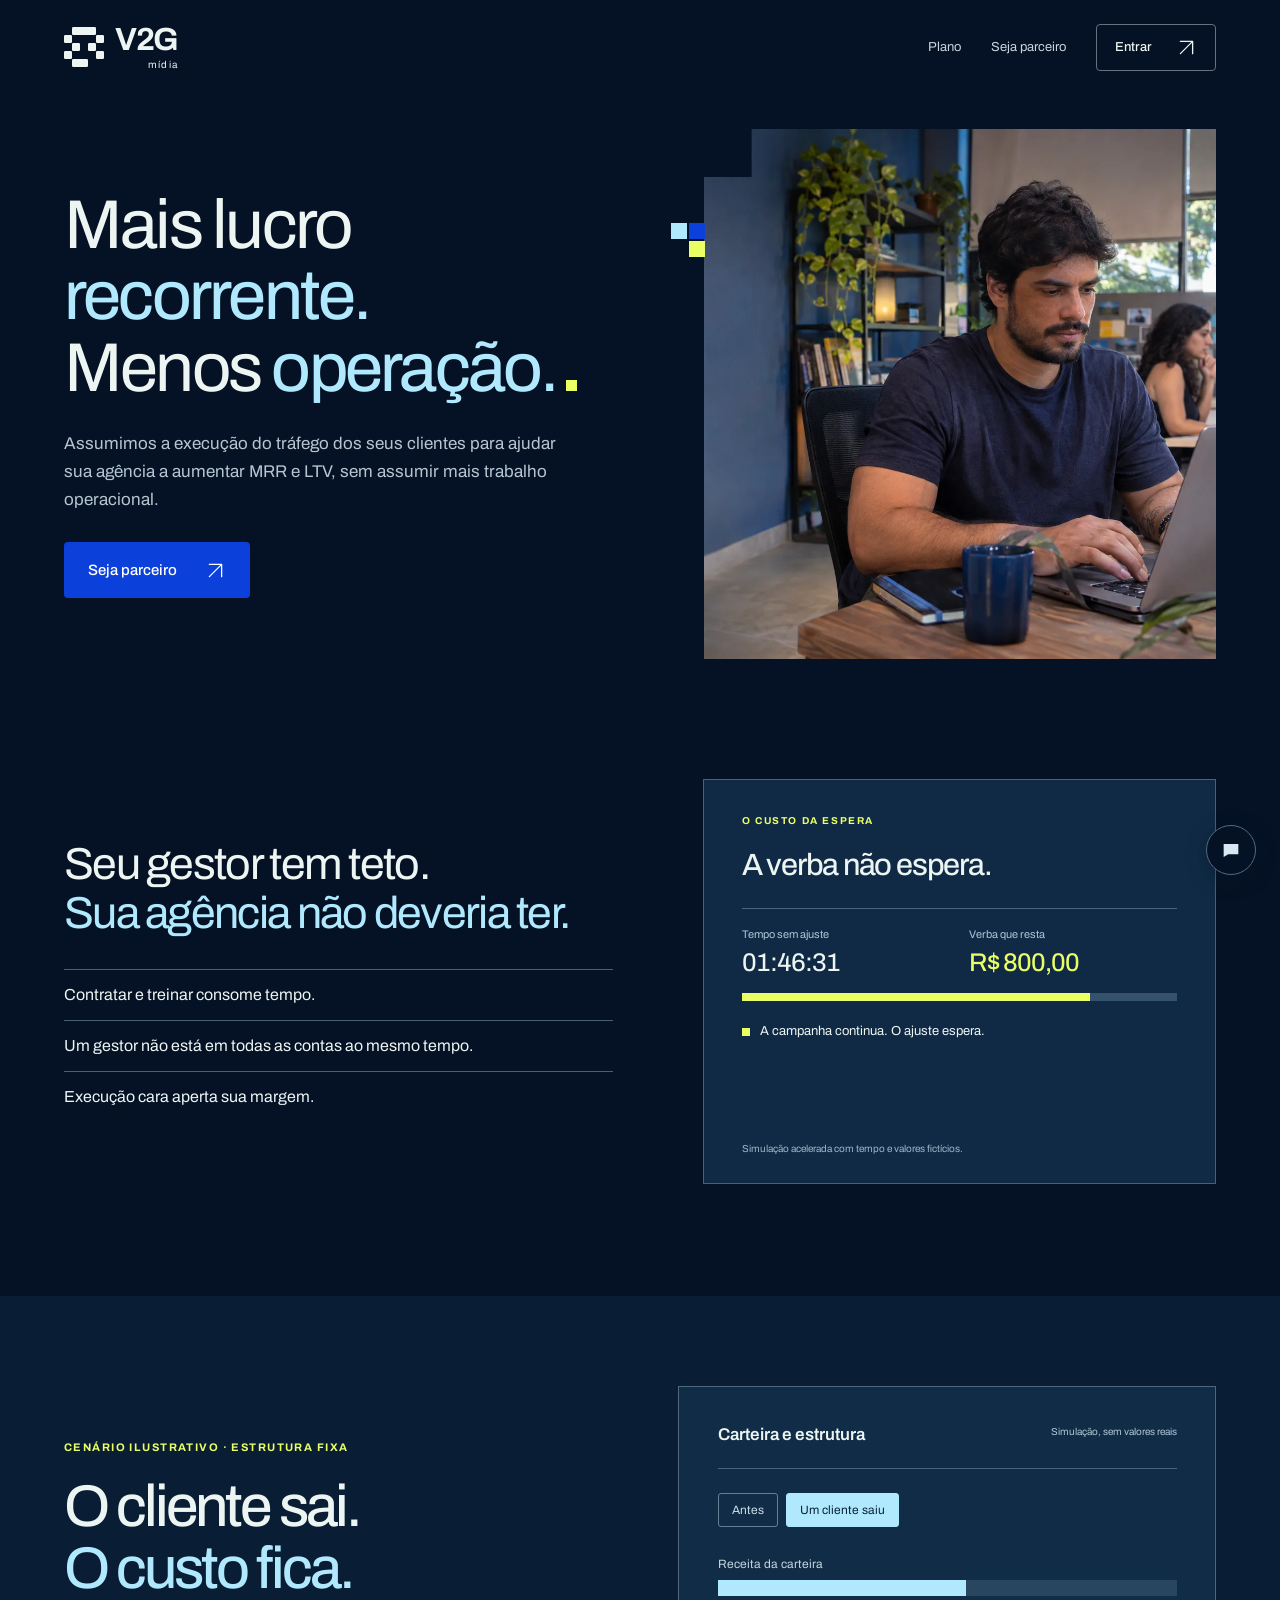
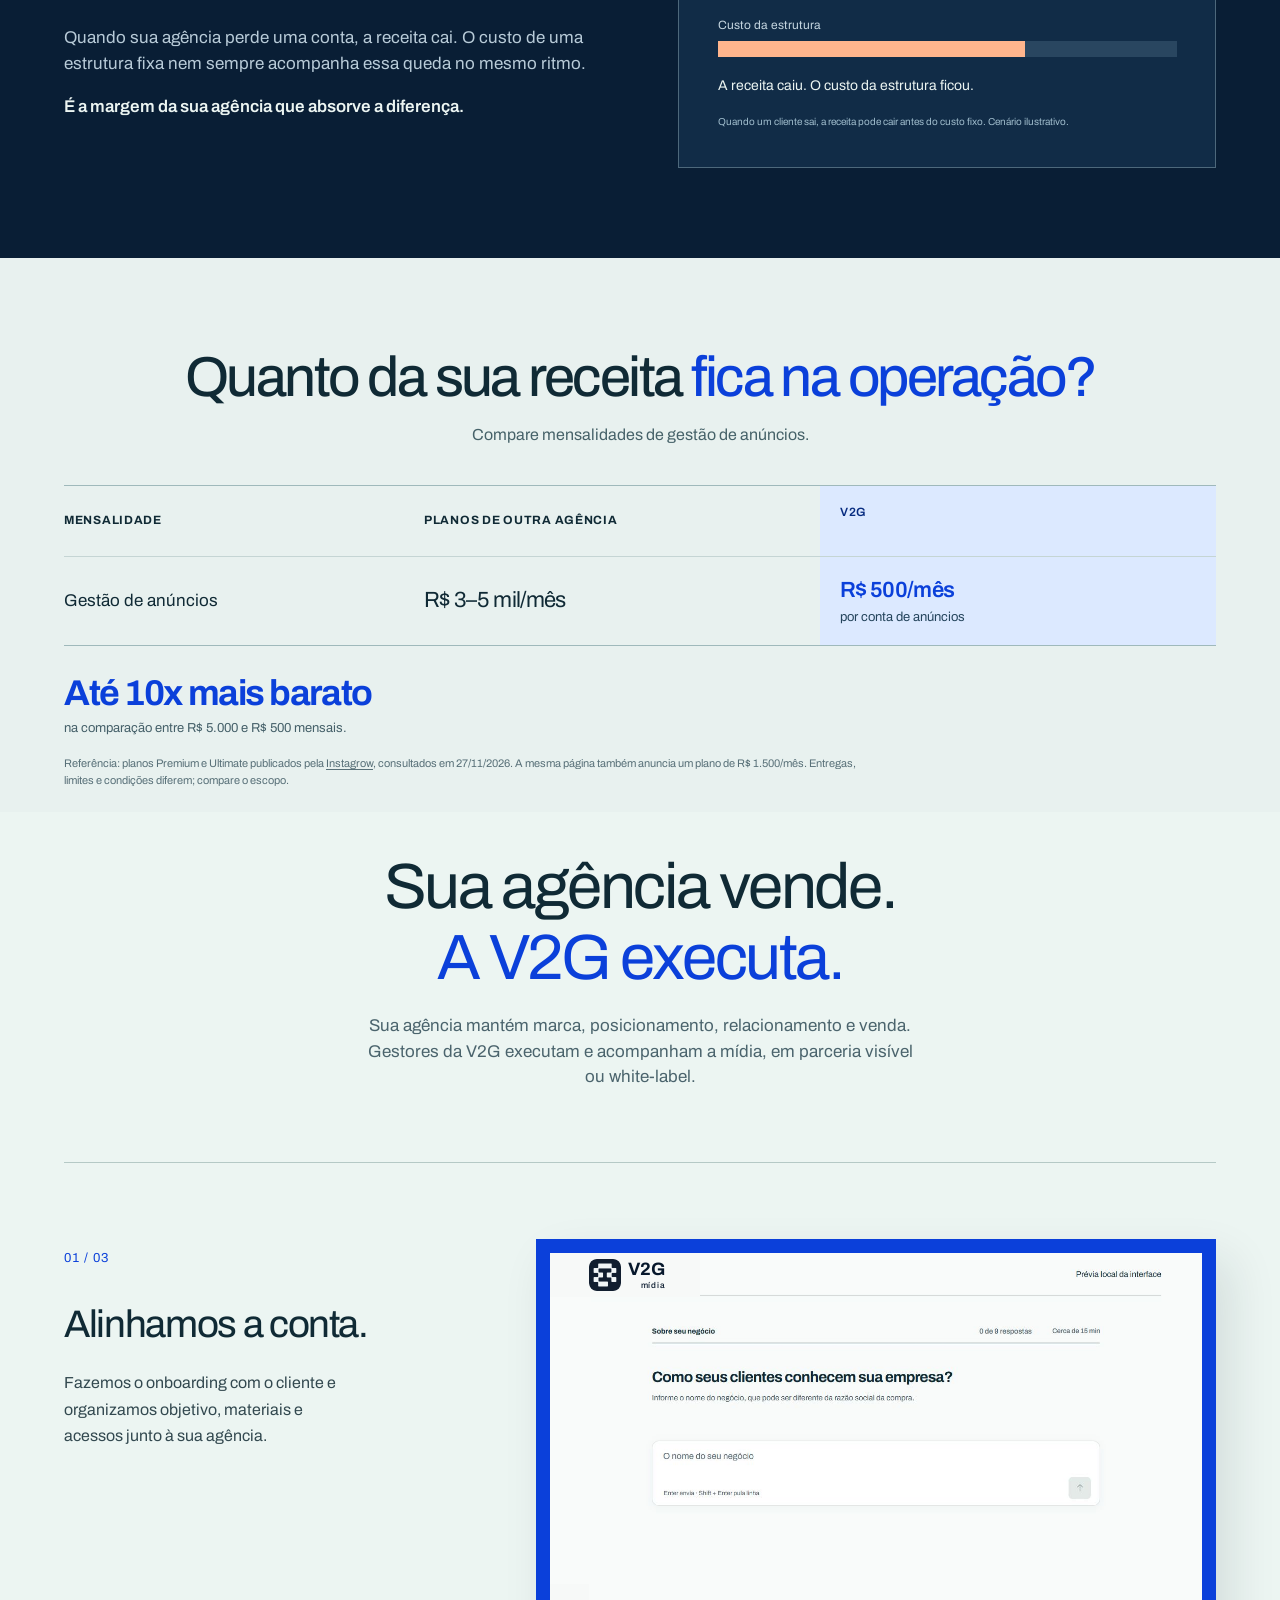
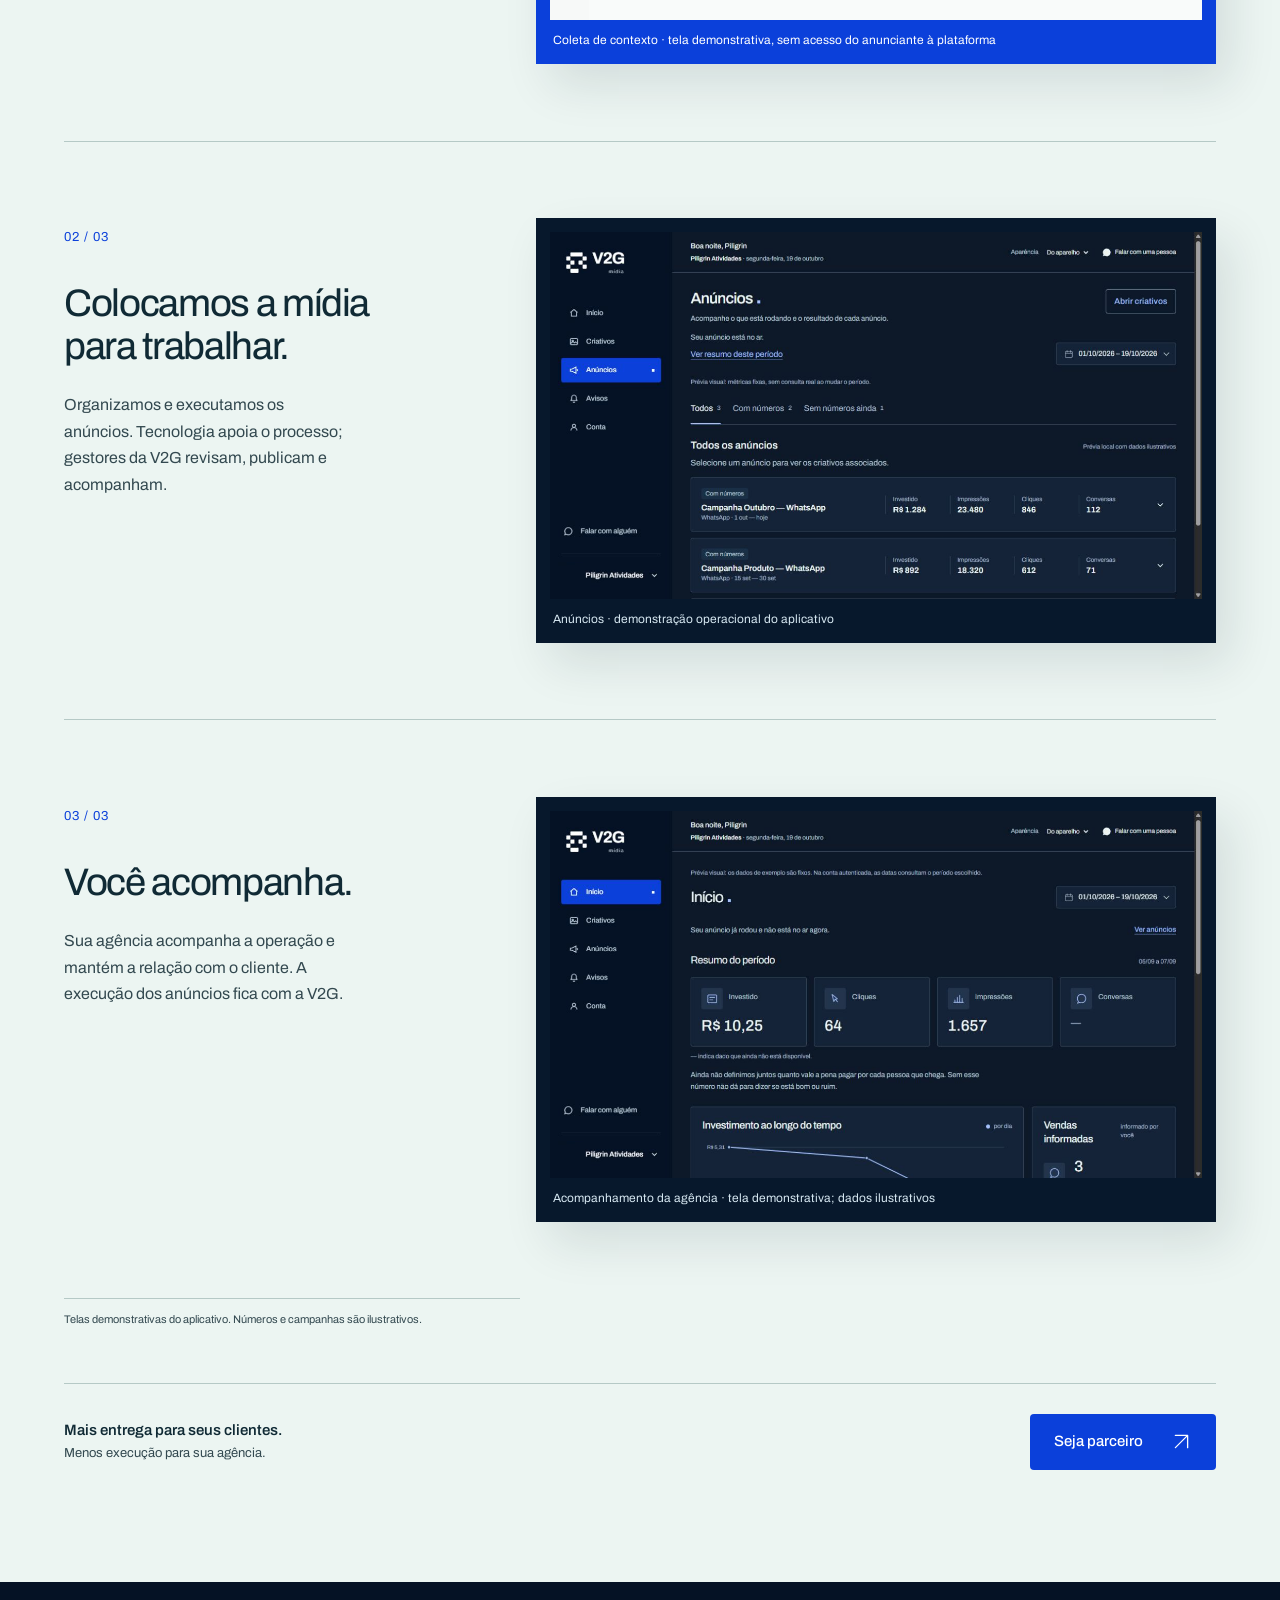
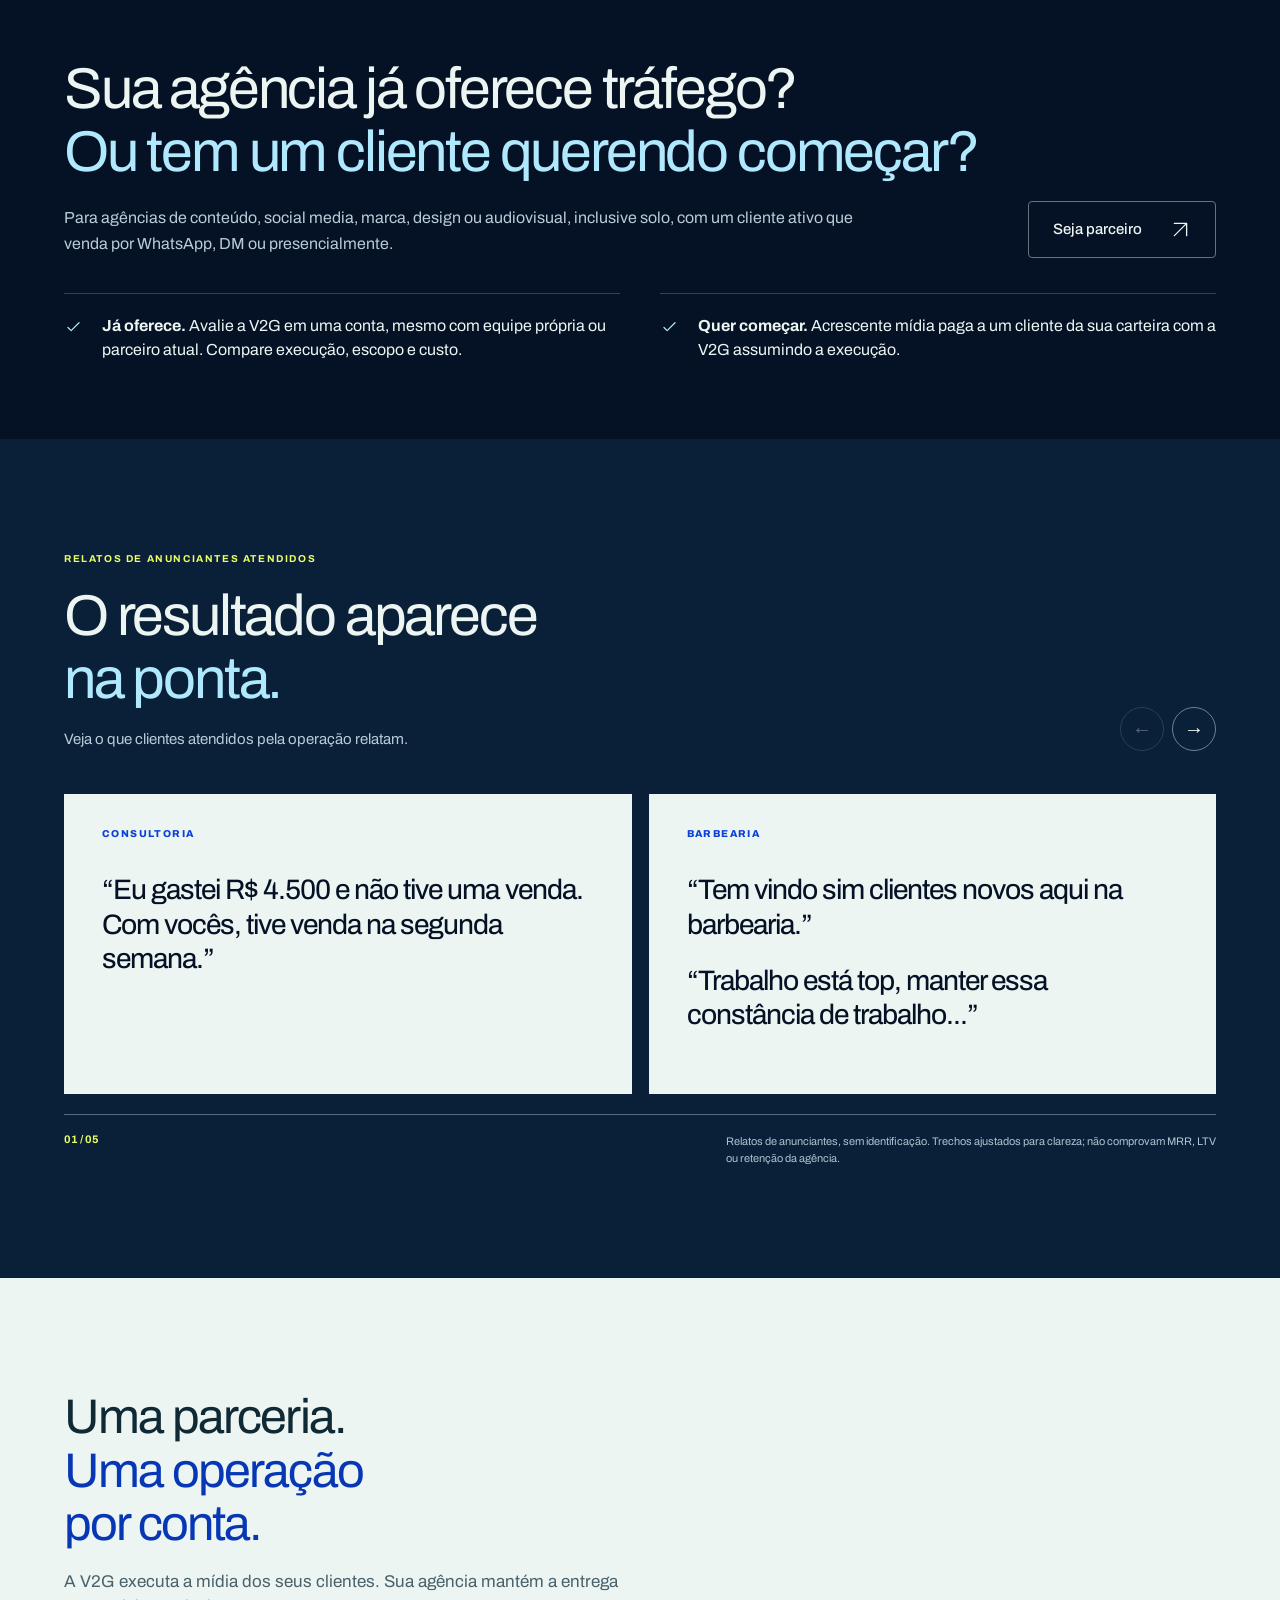
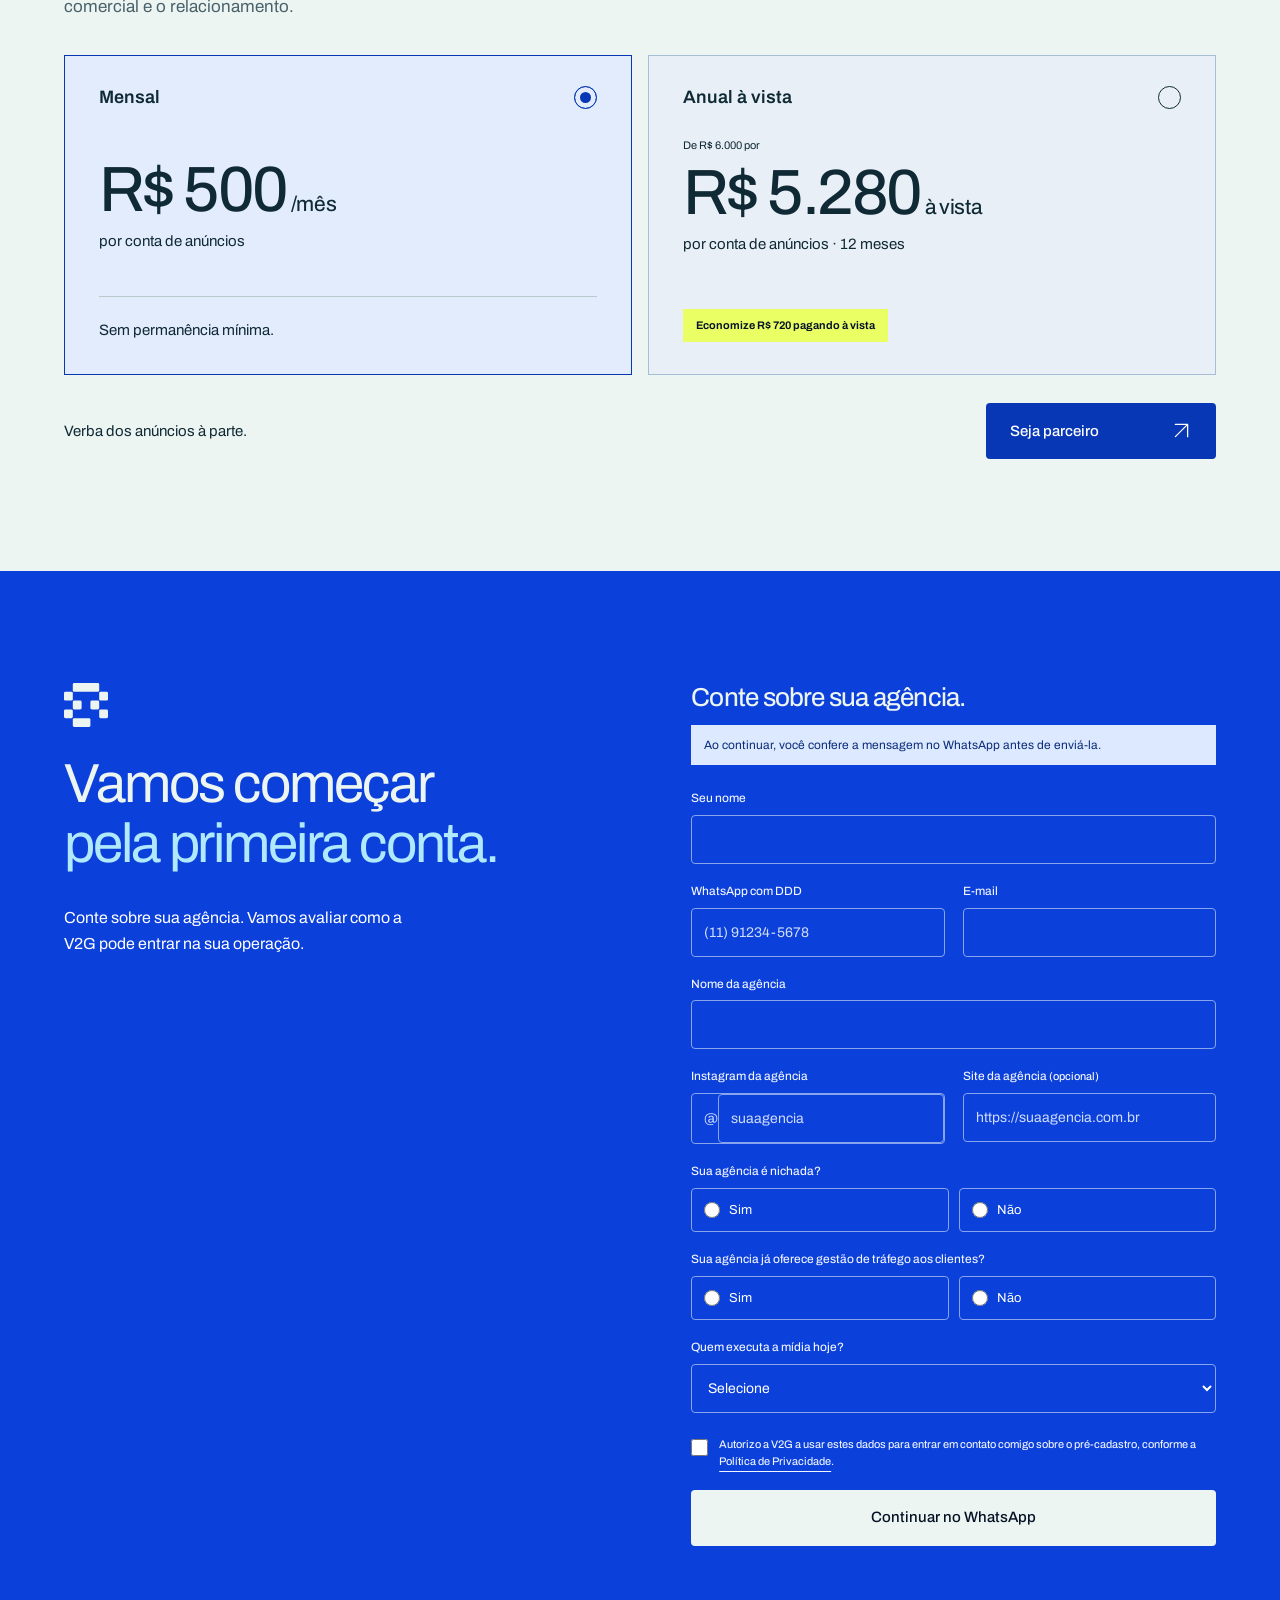
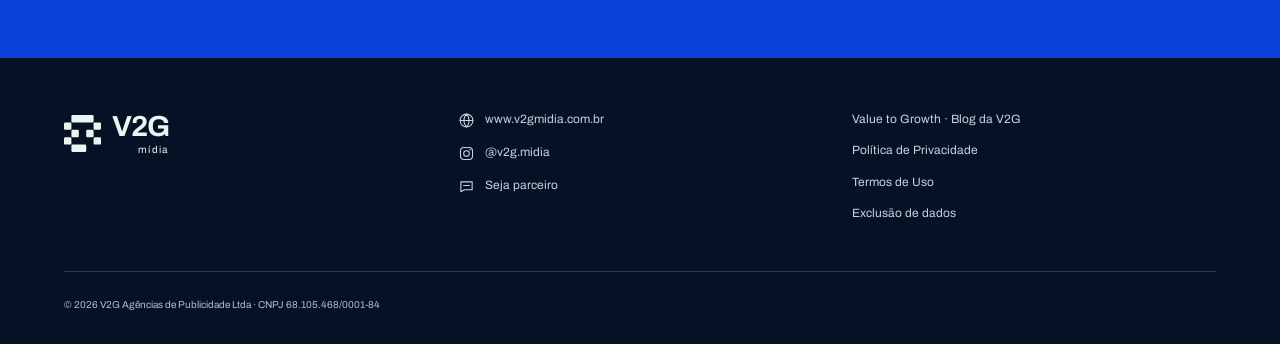
<file: index.html>
<!doctype html>
<html lang="pt-BR">
<head>
<meta charset="utf-8">
<meta name="viewport" content="width=device-width, initial-scale=1">
<title>V2G mídia — parceria de mídia paga para agências</title>
<meta name="description" content="Sua agência mantém o cliente. A V2G executa a mídia paga com gestores humanos, para ajudar sua operação a crescer com margem.">
<meta name="theme-color" content="#051225">
<link rel="canonical" href="https://www.v2gmidia.com.br/">
<script type="application/ld+json">
{"@context":"https://schema.org","@type":"Organization","name":"V2G mídia","legalName":"V2G Agências de Publicidade Ltda","url":"https://www.v2gmidia.com.br/","logo":"https://www.v2gmidia.com.br/assets/marca/icone-1080.png","sameAs":["https://www.instagram.com/v2g.midia/"]}
</script>

<meta property="og:type" content="website">
<meta property="og:locale" content="pt_BR">
<meta property="og:site_name" content="V2G">
<meta property="og:url" content="https://www.v2gmidia.com.br/">
<meta property="og:title" content="V2G mídia — parceria de mídia paga para agências">
<meta property="og:description" content="Mais lucro recorrente. Menos operação. A V2G executa os anúncios dos clientes da sua agência com gestores humanos.">
<meta property="og:image" content="https://www.v2gmidia.com.br/assets/agencia-parceria-hero.webp">
<meta property="og:image:width" content="1536">
<meta property="og:image:height" content="1024">
<meta property="og:image:alt" content="Profissional de uma agência trabalhando no computador.">
<meta name="twitter:card" content="summary_large_image">
<meta name="twitter:title" content="V2G mídia — parceria de mídia paga para agências">
<meta name="twitter:description" content="Mais lucro recorrente. Menos operação. A V2G executa os anúncios dos clientes da sua agência com gestores humanos.">
<meta name="twitter:image" content="https://www.v2gmidia.com.br/assets/agencia-parceria-hero.webp">

<link rel="icon" href="/assets/preview-produto/icone-webapp.png" type="image/png" sizes="512x512">
<link rel="apple-touch-icon" href="/assets/preview-produto/icone-webapp.png">
<link rel="preload" href="/assets/fontes/archivo-var-latin.woff2" as="font" type="font/woff2" crossorigin>
<link rel="stylesheet" href="/assets/lp.v5.css">
<link rel="stylesheet" href="/assets/lp-refino.v5.css">
<link rel="stylesheet" href="/assets/jornada.v6.css">
<link rel="stylesheet" href="/assets/contraste.v1.css">
<link rel="stylesheet" href="/assets/preview-copy.css?v=20261028">
<link rel="stylesheet" href="/assets/preview-produto.css?v=20261028">
<link rel="stylesheet" href="/assets/comparacao-planos.v1.css?v=3">
<link rel="stylesheet" href="/assets/lp-agencias.v1.css?v=20261127">
</head>
<body id="inicio">
<a class="pular" href="#conteudo">Pular para o conteúdo</a>
<header class="site-header"><div class="wrap header-inner"><a href="#inicio" class="brand"><svg viewBox="0 0 50 50" aria-hidden="true"><use href="/assets/marca/simbolo.svg#v2g"/></svg><span>V2G<small>mídia</small></span></a><nav aria-label="Navegação principal"><a href="#plano" class="nav-text nav-conversao">Plano</a><a href="#pre-cadastro" class="nav-text nav-conversao">Seja parceiro</a><a class="button button-small button-outline" href="https://app.v2gmidia.com.br/entrar" data-app-link="login">Entrar <svg class="arrow" viewBox="0 0 24 24" aria-hidden="true"><path d="M5 19 19 5M5 5h14v14"/></svg></a></nav></div><div class="reading-progress" aria-hidden="true"></div></header>
<main id="conteudo">
<section class="hero wrap" aria-labelledby="hero-titulo">
  <div class="hero-copy"><h1 id="hero-titulo" data-reveal><span class="reveal-line">Mais lucro</span> <span class="reveal-line"><em>recorrente.</em></span> <span class="reveal-line">Menos <em>operação.</em><span class="square" aria-hidden="true"></span></span></h1><p>Assumimos a execução do tráfego dos seus clientes para ajudar sua agência a aumentar MRR e LTV, sem assumir mais trabalho operacional.</p><div class="hero-actions"><a class="button button-blue" href="#pre-cadastro">Seja parceiro <svg class="arrow" viewBox="0 0 24 24" aria-hidden="true"><path d="M5 19 19 5M5 5h14v14"/></svg></a></div></div>
  <div class="hero-art"><div class="photo-frame"><img src="/assets/agencia-parceria-hero.webp" width="1536" height="1024" fetchpriority="high" alt="Profissional de agência trabalhando no computador, com colega ao fundo."></div><div class="pixel-accent" aria-hidden="true"><i></i><i></i><i></i><i></i></div></div>
</section>
<section class="section problem" id="problema" aria-labelledby="problema-titulo">
  <div class="wrap split">
    <div class="section-copy">
      <h2 id="problema-titulo" data-reveal><span class="reveal-line">Seu gestor tem teto.</span> <span class="reveal-line"><em>Sua agência não deveria ter.</em></span></h2>
      <div class="agency-pains"><p>Contratar e treinar consome tempo.</p><p>Um gestor não está em todas as contas ao mesmo tempo.</p><p>Execução cara aperta sua margem.</p></div>
    </div>
    <figure class="pain-clock" data-pain-clock aria-labelledby="pain-clock-caption">
      <span class="pain-clock-kicker">O CUSTO DA ESPERA</span>
      <strong>A verba não espera.</strong>
      <div class="pain-clock-numbers" aria-hidden="true"><div><span>Tempo sem ajuste</span><strong data-pain-time>00:00:00</strong></div><div><span>Verba que resta</span><strong data-pain-budget>R$ 1.000,00</strong></div></div>
      <div class="pain-budget-rail" aria-hidden="true"><i></i></div>
      <p class="pain-clock-status"><span aria-hidden="true"></span><span data-pain-status>A campanha continua. O ajuste espera.</span></p>
      <figcaption id="pain-clock-caption">Simulação acelerada com tempo e valores fictícios.</figcaption>
    </figure>
  </div>
</section>

<section class="agency-churn" aria-labelledby="churn-titulo">
  <div class="wrap agency-churn-grid">
    <div><p class="churn-kicker">CENÁRIO ILUSTRATIVO · ESTRUTURA FIXA</p><h2 id="churn-titulo" data-reveal><span class="reveal-line">O cliente sai.</span><span class="reveal-line"><em>O custo fica.</em></span></h2><p>Quando sua agência perde uma conta, a receita cai. O custo de uma estrutura fixa nem sempre acompanha essa queda no mesmo ritmo.</p><strong>É a margem da sua agência que absorve a diferença.</strong></div>
    <figure class="churn-chart" data-churn-chart data-state="before" aria-label="Simulação interativa: a receita cai quando um cliente sai, enquanto o custo fixo permanece"><div class="churn-chart-head"><span>Carteira e estrutura</span><small>Simulação, sem valores reais</small></div><div class="churn-controls" role="group" aria-label="Situação da carteira"><button type="button" data-churn-state="before" aria-pressed="true">Antes</button><button type="button" data-churn-state="after" aria-pressed="false">Um cliente saiu</button></div><div class="churn-bars"><div class="churn-bar-row"><span>Receita da carteira</span><span class="churn-bar-track"><i class="churn-revenue"></i></span></div><div class="churn-bar-row"><span>Custo da estrutura</span><span class="churn-bar-track"><i class="churn-cost"></i></span></div></div><p class="churn-readout" data-churn-readout aria-live="polite">A receita cobre o custo da estrutura.</p><figcaption>Quando um cliente sai, a receita pode cair antes do custo fixo. Cenário ilustrativo.</figcaption></figure>
  </div>
</section>

<section class="cost-comparison" aria-labelledby="comparacao-titulo">
  <div class="wrap cost-comparison-inner">
    <div class="cost-comparison-intro">
      <h2 id="comparacao-titulo" data-reveal><span class="reveal-line">Quanto da sua receita</span> <span class="reveal-line"><em>fica na operação?</em></span></h2>
      <p>Compare mensalidades de gestão de anúncios.</p>
    </div>
    <div class="cost-comparison-table" role="table" aria-label="Comparação de modelos de execução de mídia">
      <div class="cost-comparison-row cost-comparison-heading" role="row"><span role="columnheader">Mensalidade</span><span role="columnheader">Planos de outra agência</span><span role="columnheader">V2G</span></div>
      <div class="cost-comparison-row" role="row"><span role="cell">Gestão de anúncios</span><span role="cell">R$ 3–5 mil/mês</span><span role="cell"><strong>R$ 500/mês</strong><small>por conta de anúncios</small></span></div>
    </div>
    <p class="cost-comparison-highlight">Até 10x mais barato <span>na comparação entre R$ 5.000 e R$ 500 mensais.</span></p>
    <p class="cost-comparison-note">Referência: planos Premium e Ultimate publicados pela <a href="https://www.instagrowbrasil.com/gestao-de-trafego-pago/" target="_blank" rel="noopener noreferrer">Instagrow</a>, consultados em 27/11/2026. A mesma página também anuncia um plano de R$ 1.500/mês. Entregas, limites e condições diferem; compare o escopo.</p>
  </div>
</section>

<section class="section product-story" id="o-que-faz" aria-labelledby="produto-titulo">
  <div class="wrap">
    <div class="product-intro" id="como-funciona">
      <div class="product-intro-copy"><h2 id="produto-titulo" data-reveal><span class="reveal-line">Sua agência vende.</span> <span class="reveal-line"><em>A V2G executa.</em></span></h2><p>Sua agência mantém marca, posicionamento, relacionamento e venda. Gestores da V2G executam e acompanham a mídia, em parceria visível ou white-label.</p></div>
    </div>
    <div class="product-steps">
      <article class="product-step">
        <div class="product-step-copy">
          <span class="product-index">01 / 03</span>
          <h3>Alinhamos a conta.</h3>
          <p>Fazemos o onboarding com o cliente e organizamos objetivo, materiais e acessos junto à sua agência.</p>
        </div>
        <figure class="product-frame product-frame-light">
          <div class="product-screen product-screen-light"><img src="/assets/preview-produto/negocio-original.jpg" width="1280" height="720" loading="lazy" alt="Tela da prévia do WebApp mostrando as perguntas iniciais sobre o negócio."><span class="product-screen-brand" aria-hidden="true"><img src="/assets/preview-produto/icone-webapp.png" width="512" height="512" alt=""><span>V2G<small>mídia</small></span></span><span class="product-screen-badge-mask" aria-hidden="true"></span></div>
          <figcaption>Coleta de contexto · tela demonstrativa, sem acesso do anunciante à plataforma</figcaption>
        </figure>
      </article>
      <article class="product-step">
        <div class="product-step-copy">
          <span class="product-index">02 / 03</span>
          <h3>Colocamos a mídia para trabalhar.</h3>
          <p>Organizamos e executamos os anúncios. Tecnologia apoia o processo; gestores da V2G revisam, publicam e acompanham.</p>
        </div>
        <figure class="product-frame">
          <div class="product-screen"><img src="/assets/preview-produto/anuncios-original.jpg" width="1265" height="712" loading="lazy" alt="Tela de demonstração do WebApp com a lista de anúncios e dados ilustrativos."><span class="product-screen-badge-mask product-screen-badge-mask-dark" aria-hidden="true"></span></div>
          <figcaption>Anúncios · demonstração operacional do aplicativo</figcaption>
        </figure>
      </article>
      <article class="product-step">
        <div class="product-step-copy">
          <span class="product-index">03 / 03</span>
          <h3>Você acompanha.</h3>
          <p>Sua agência acompanha a operação e mantém a relação com o cliente. A execução dos anúncios fica com a V2G.</p>
        </div>
        <figure class="product-frame">
          <div class="product-screen"><img src="/assets/preview-produto/inicio-original.jpg" width="1265" height="712" loading="lazy" alt="Tela de demonstração do início do WebApp, com resumo de campanha e dados ilustrativos."><span class="product-screen-badge-mask product-screen-badge-mask-dark" aria-hidden="true"></span></div>
          <figcaption>Acompanhamento da agência · tela demonstrativa; dados ilustrativos</figcaption>
        </figure>
      </article>
    </div>
    <p class="product-disclaimer">Telas demonstrativas do aplicativo. Números e campanhas são ilustrativos.</p>
    <div class="product-close"><p><strong>Mais entrega para seus clientes.</strong>Menos execução para sua agência.</p><a class="button button-blue" href="#pre-cadastro">Seja parceiro<svg class="arrow" viewBox="0 0 24 24" aria-hidden="true"><path d="M5 19 19 5M5 5h14v14"/></svg></a></div>
  </div>
</section>
<section class="section audience" id="para-quem" aria-labelledby="quem-titulo"><div class="wrap audience-grid"><div><h2 id="quem-titulo" data-reveal><span class="reveal-line">Sua agência já oferece tráfego?</span> <span class="reveal-line"><em>Ou tem um cliente querendo começar?</em></span></h2><p>Para agências de conteúdo, social media, marca, design ou audiovisual, inclusive solo, com um cliente ativo que venda por WhatsApp, DM ou presencialmente.</p><a class="button button-outline" href="#pre-cadastro">Seja parceiro<svg class="arrow" viewBox="0 0 24 24" aria-hidden="true"><path d="M5 19 19 5M5 5h14v14"/></svg></a></div><div class="audience-content"><ul class="check-list"><li><svg viewBox="0 0 24 24" aria-hidden="true"><path d="M5 12l4 4L19 6"/></svg><span><strong>Já oferece.</strong> Avalie a V2G em uma conta, mesmo com equipe própria ou parceiro atual. Compare execução, escopo e custo.</span></li><li><svg viewBox="0 0 24 24" aria-hidden="true"><path d="M5 12l4 4L19 6"/></svg><span><strong>Quer começar.</strong> Acrescente mídia paga a um cliente da sua carteira com a V2G assumindo a execução.</span></li></ul></div></div></section>

<section class="section feedback-section" id="relatos" aria-labelledby="relatos-titulo"><div class="wrap"><div class="feedback-head"><div><p class="feedback-kicker">RELATOS DE ANUNCIANTES ATENDIDOS</p><h2 id="relatos-titulo" data-reveal><span class="reveal-line">O resultado aparece</span> <span class="reveal-line"><em>na ponta.</em></span></h2><p>Veja o que clientes atendidos pela operação relatam.</p></div><div class="feedback-controls"><button type="button" data-feedback-prev aria-label="Ver depoimento anterior">←</button><button type="button" data-feedback-next aria-label="Ver próximo depoimento">→</button></div></div><div class="feedback-track" data-feedback-track tabindex="0" role="region" aria-label="Depoimentos de anunciantes; deslize para ver mais"><article class="feedback-card"><span class="feedback-sector">CONSULTORIA</span><blockquote>“Eu gastei R$ 4.500 e não tive uma venda. Com vocês, tive venda na segunda semana.”</blockquote></article><article class="feedback-card"><span class="feedback-sector">BARBEARIA</span><blockquote><p>“Tem vindo sim clientes novos aqui na barbearia.”</p><p>“Trabalho está top, manter essa constância de trabalho...”</p></blockquote></article><article class="feedback-card"><span class="feedback-sector">SEGUROS</span><blockquote>“Esta semana os leads começaram a chegar! Ontem e hoje chegaram cinco cotações.”</blockquote></article><article class="feedback-card"><span class="feedback-sector">ARBORISMO</span><blockquote>“Nunca tinha rodado anúncios. Em quatro dias, já apresentei quatro propostas.”</blockquote></article><article class="feedback-card"><span class="feedback-sector">MOTOS ELÉTRICAS</span><blockquote>“Começamos há dois meses. Nesse período, a movimentação das vendas aumentou muito.”</blockquote></article></div><div class="feedback-foot"><span data-feedback-count>01 / 05</span><p>Relatos de anunciantes, sem identificação. Trechos ajustados para clareza; não comprovam MRR, LTV ou retenção da agência.</p></div></div></section>



<section class="section plan-section pricing-preview" id="plano" aria-labelledby="plano-titulo">
  <div class="wrap pricing-wrap">
    <div class="pricing-intro">
      <h2 id="plano-titulo" data-reveal><span class="reveal-line">Uma parceria.</span> <span class="reveal-line"><em>Uma operação por conta.</em></span></h2><p>A V2G executa a mídia dos seus clientes. Sua agência mantém a entrega comercial e o relacionamento.</p>
    </div>

    <fieldset class="pricing-options" aria-describedby="pricing-media-note">
      <legend class="sr-only">Forma de pagamento de interesse</legend>
      <label class="pricing-option pricing-option-monthly">
        <input type="radio" name="pricing-preview-choice" value="mensal" checked>
        <span class="pricing-option-head"><span>Mensal</span><span class="pricing-radio" aria-hidden="true"></span></span>
        <strong class="pricing-main-value">R$ 500<span>/mês</span></strong>
        <span class="pricing-unit">por conta de anúncios</span>
        <span class="pricing-rule">Sem permanência mínima.</span>
      </label>
      <label class="pricing-option pricing-option-annual">
        <input type="radio" name="pricing-preview-choice" value="anual">
        <span class="pricing-option-head"><span>Anual à vista</span><span class="pricing-radio" aria-hidden="true"></span></span>
        <span class="pricing-before">De R$ 6.000 por</span>
        <strong class="pricing-main-value">R$ 5.280<span>à vista</span></strong>
        <span class="pricing-unit">por conta de anúncios · 12 meses</span>
        <span class="pricing-saving">Economize R$ 720 pagando à vista</span>
      </label>
    </fieldset>

    <div class="pricing-action">
      <p id="pricing-media-note">Verba dos anúncios à parte.</p>
      <div class="pricing-actions">
        <a class="button button-blue pricing-cta" href="#pre-cadastro">Seja parceiro <svg class="arrow" viewBox="0 0 24 24" aria-hidden="true"><path d="M5 19 19 5M5 5h14v14"/></svg></a>
      </div>
    </div>
  </div>
</section>

<section class="section registration" id="pre-cadastro" aria-labelledby="form-titulo" tabindex="-1">
  <div class="wrap registration-grid">
    <div class="registration-copy">
      <div class="form-symbol" aria-hidden="true"><svg viewBox="0 0 50 50"><use href="/assets/marca/simbolo.svg#v2g"/></svg></div>
      <h2 id="form-titulo" data-reveal><span class="reveal-line">Vamos começar</span><span class="reveal-line"><em>pela primeira conta.</em></span></h2>
      <p>Conte sobre sua agência. Vamos avaliar como a V2G pode entrar na sua operação.</p>
    </div>
    <div class="form-caixa" id="form-caixa">
      <h3>Conte sobre sua agência.</h3>
      <p class="preview-agency-form-note">Ao continuar, você confere a mensagem no WhatsApp antes de enviá-la.</p>
      <form id="form-pre-cadastro" action="#pre-cadastro" method="post">
        <div class="campo"><label for="f-nome">Seu nome</label><input id="f-nome" name="nome" type="text" autocomplete="name" required maxlength="120"></div>
        <div class="campo"><label for="f-whatsapp">WhatsApp com DDD</label><input id="f-whatsapp" name="whatsapp" type="tel" inputmode="tel" autocomplete="tel-national" required placeholder="(11) 91234-5678" maxlength="18"></div>
        <div class="campo"><label for="f-email">E-mail</label><input id="f-email" name="email" type="email" autocomplete="email" required maxlength="160"></div>
        <div class="campo"><label for="f-agencia">Nome da agência</label><input id="f-agencia" name="agencia" type="text" autocomplete="organization" required maxlength="120"></div>
        <div class="campo"><label for="f-instagram">Instagram da agência</label><div class="com-prefixo"><span aria-hidden="true">@</span><input id="f-instagram" name="instagram_agencia" type="text" required maxlength="120" autocomplete="off" placeholder="suaagencia"></div></div>
        <div class="campo"><label for="f-site">Site da agência <span class="opcional">(opcional)</span></label><input id="f-site" name="site_agencia" type="url" inputmode="url" autocomplete="url" placeholder="https://suaagencia.com.br" maxlength="200"></div>
        <fieldset class="campo"><legend>Sua agência é nichada?</legend><div class="opcoes"><label class="opcao"><input type="radio" name="agencia_nichada" value="sim" required><span>Sim</span></label><label class="opcao"><input type="radio" name="agencia_nichada" value="nao"><span>Não</span></label></div></fieldset>
        <div class="campo" id="campo-nicho-agencia" hidden><label for="f-nicho-agencia">Qual nicho?</label><input id="f-nicho-agencia" name="nicho_agencia" type="text" maxlength="120"></div>
        <fieldset class="campo"><legend>Sua agência já oferece gestão de tráfego aos clientes?</legend><div class="opcoes"><label class="opcao"><input type="radio" name="oferece_trafego" value="sim" required><span>Sim</span></label><label class="opcao"><input type="radio" name="oferece_trafego" value="nao"><span>Não</span></label></div></fieldset>
        <div class="campo"><label for="f-executor">Quem executa a mídia hoje?</label><select id="f-executor" name="executor_midia" required><option value="">Selecione</option><option value="equipe">Equipe própria</option><option value="parceiro">Gestor parceiro</option><option value="ambos">Equipe própria e parceiro</option><option value="ainda_nao">Ainda não oferecemos</option></select></div>
        <div class="campo campo-consentimento"><label class="consentimento"><input type="checkbox" name="consentimento" value="sim" required><span>Autorizo a V2G a usar estes dados para entrar em contato comigo sobre o pré-cadastro, conforme a <a href="/privacidade#pre-cadastro-site" target="_blank" rel="noopener">Política de Privacidade</a>.</span></label></div>
        <button type="submit" class="botao botao-principal botao-largo" disabled>Continuar no WhatsApp</button>
      </form>
      <noscript><p><a href="https://wa.me/5521980351531">Falar com a V2G pelo WhatsApp</a></p></noscript>
    </div>
  </div>
</section>



</main>
<!--RODAPE-->
<footer class="rodape">
  <div class="faixa rodape-grade">
    <a href="#inicio" class="assinatura assinatura-escura">
      <svg class="assinatura-simbolo" viewBox="0 0 50 50" aria-hidden="true"><use href="/assets/marca/simbolo.svg#v2g"/></svg>
      <span class="assinatura-texto"><span class="assinatura-nome">V2G</span><span class="assinatura-apoio">mídia</span></span>
    </a>
    <ul class="rodape-contatos">
      <li><a href="https://www.v2gmidia.com.br/"><svg viewBox="0 0 24 24" aria-hidden="true" fill="none" stroke="currentColor" stroke-width="1.8" stroke-linecap="round" stroke-linejoin="round"><circle cx="12" cy="12" r="9"/><path d="M3 12h18M12 3c2.5 2.7 3.8 5.7 3.8 9s-1.3 6.3-3.8 9c-2.5-2.7-3.8-5.7-3.8-9S9.5 5.7 12 3z"/></svg>www.v2gmidia.com.br</a></li>
      <li><a href="https://www.instagram.com/v2g.midia/" target="_blank" rel="noopener"><svg viewBox="0 0 24 24" aria-hidden="true" fill="none" stroke="currentColor" stroke-width="1.8" stroke-linecap="round" stroke-linejoin="round"><rect x="3.5" y="3.5" width="17" height="17" rx="5"/><circle cx="12" cy="12" r="4"/><circle cx="17.2" cy="6.8" r="1.1" fill="currentColor" stroke="none"/></svg>@v2g.midia</a></li>
      <li><a href="#pre-cadastro"><svg viewBox="0 0 24 24" aria-hidden="true" fill="none" stroke="currentColor" stroke-width="1.8" stroke-linecap="round" stroke-linejoin="round"><path d="M4 5.5h16v11H9l-5 3v-14z"/><path d="M8 10.5h8"/></svg>Seja parceiro</a></li>
    </ul>
    <ul class="rodape-legais">
      <li><a href="/blog">Value to Growth · Blog da V2G</a></li>
      <li><a href="/privacidade">Política de Privacidade</a></li>
      <li><a href="/termos">Termos de Uso</a></li>
      <li><a href="/exclusao-de-dados">Exclusão de dados</a></li>
    </ul>
    <p class="rodape-legal">© <span id="ano">2026</span> V2G Agências de Publicidade Ltda · CNPJ 68.105.468/0001-84</p>
  </div>
</footer>
<!--/RODAPE-->
<nav aria-label="Atalhos de contato">
<div class="barra-fixa" id="barra-fixa"><span>Mídia paga para a sua carteira.</span><a class="button button-blue button-small" href="#pre-cadastro">Seja parceiro<svg class="arrow" viewBox="0 0 24 24" aria-hidden="true"><path d="M5 19 19 5M5 5h14v14"/></svg></a></div>
<a class="whats-flutua" href="#pre-cadastro" aria-label="Seja parceiro"><svg viewBox="0 0 24 24" aria-hidden="true" fill="none" stroke="currentColor" stroke-width="1.8" stroke-linecap="round" stroke-linejoin="round"><path d="M4 5.5h16v11H9l-5 3v-14z"/><path d="M8 10.5h8"/></svg><span class="whats-tooltip" aria-hidden="true">Seja parceiro</span></a>
</nav>
<script src="/assets/lp-movimento.v5.js" defer></script><script src="/assets/jornada.v7.js" defer></script><script src="/assets/preview-copy.js?v=20261113" defer></script><script src="/assets/lp-agencias.v1.js?v=20261127" defer></script><script src="/assets/preview-produto.js?v=20261028" defer></script>
</body></html>
</file>
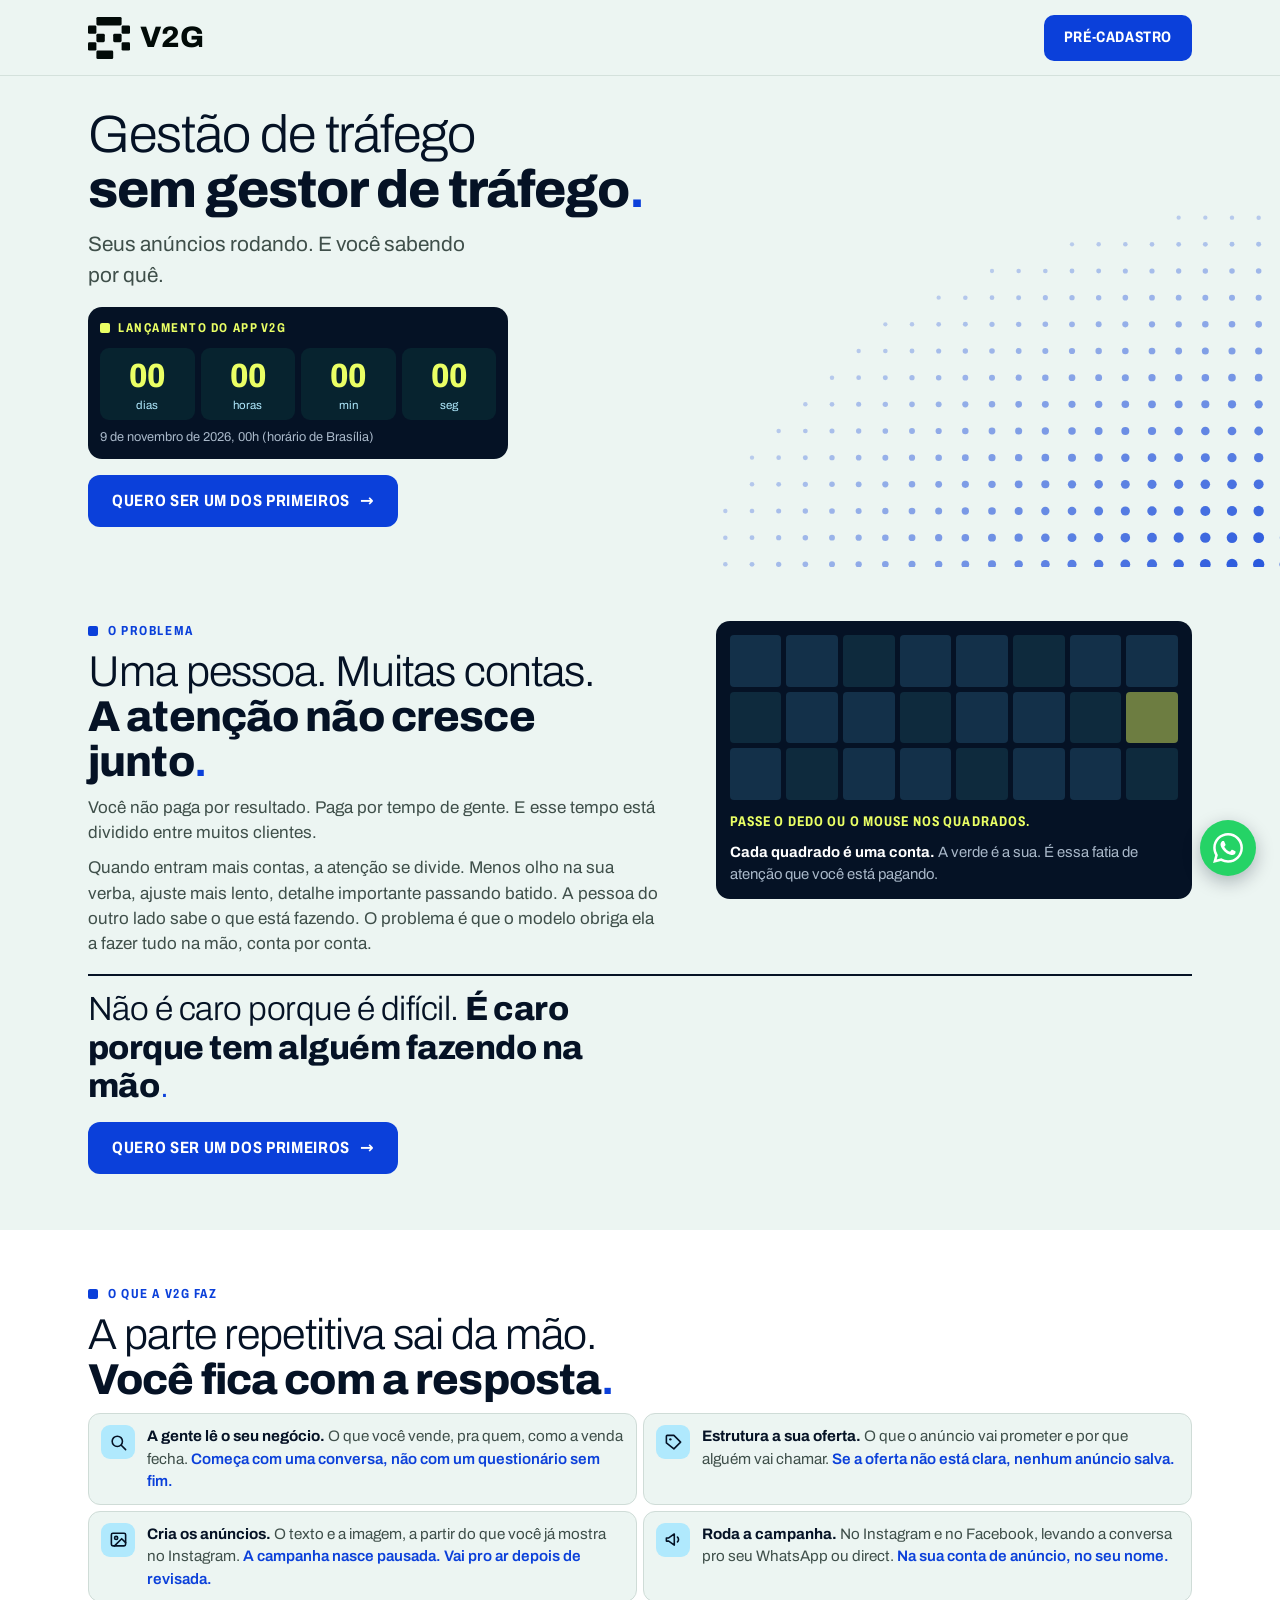
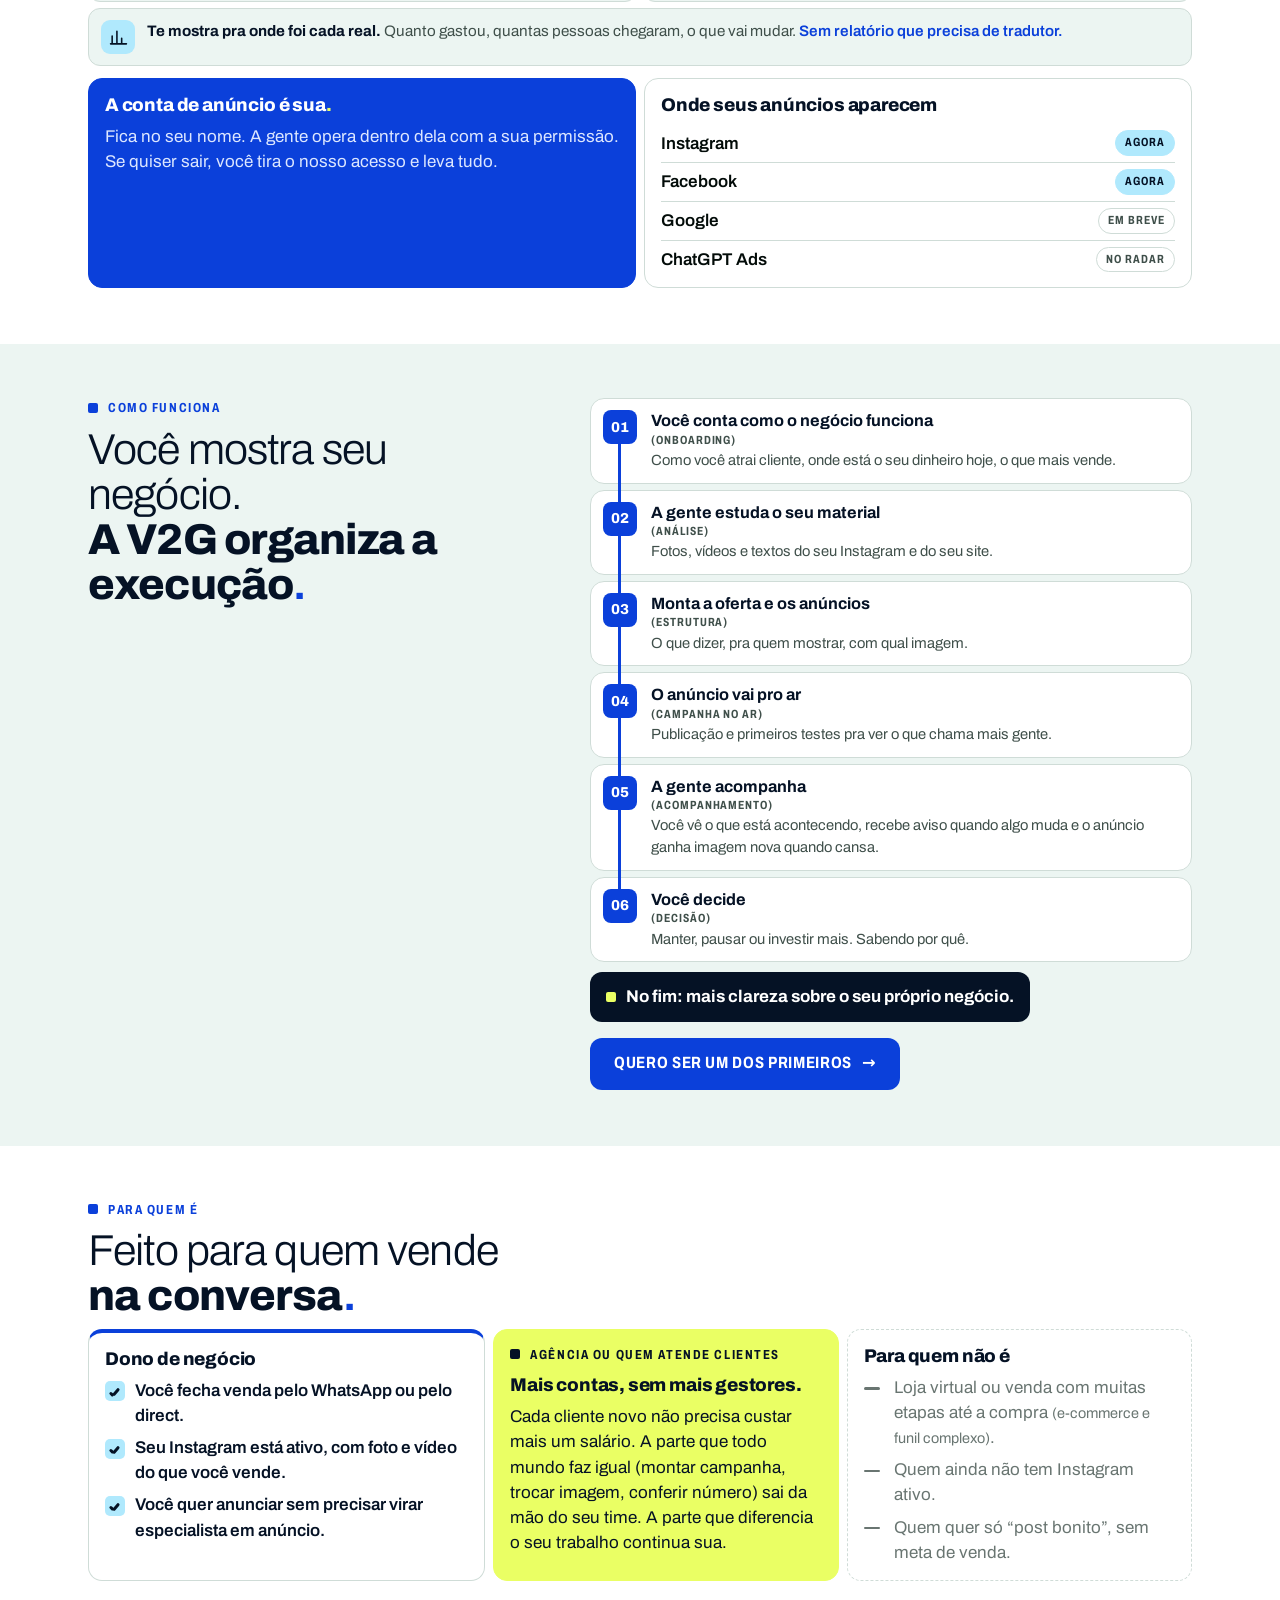
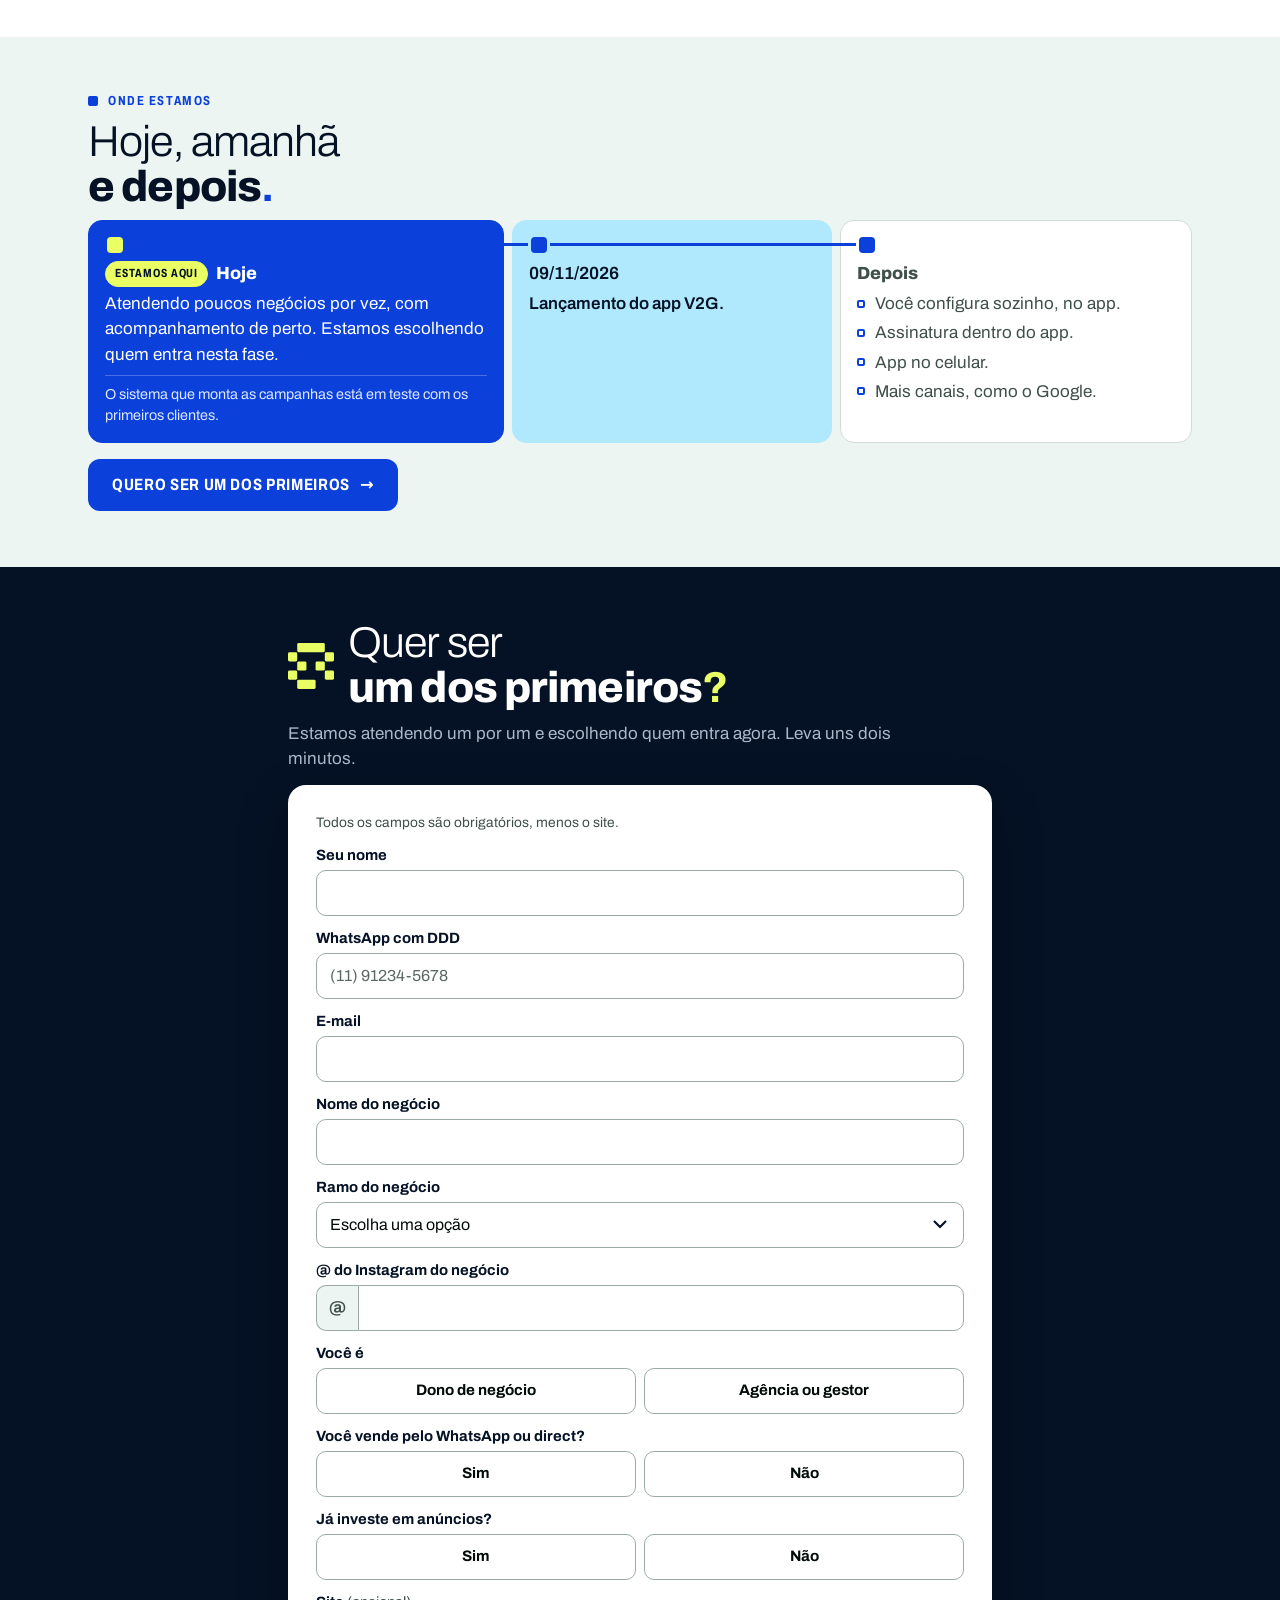
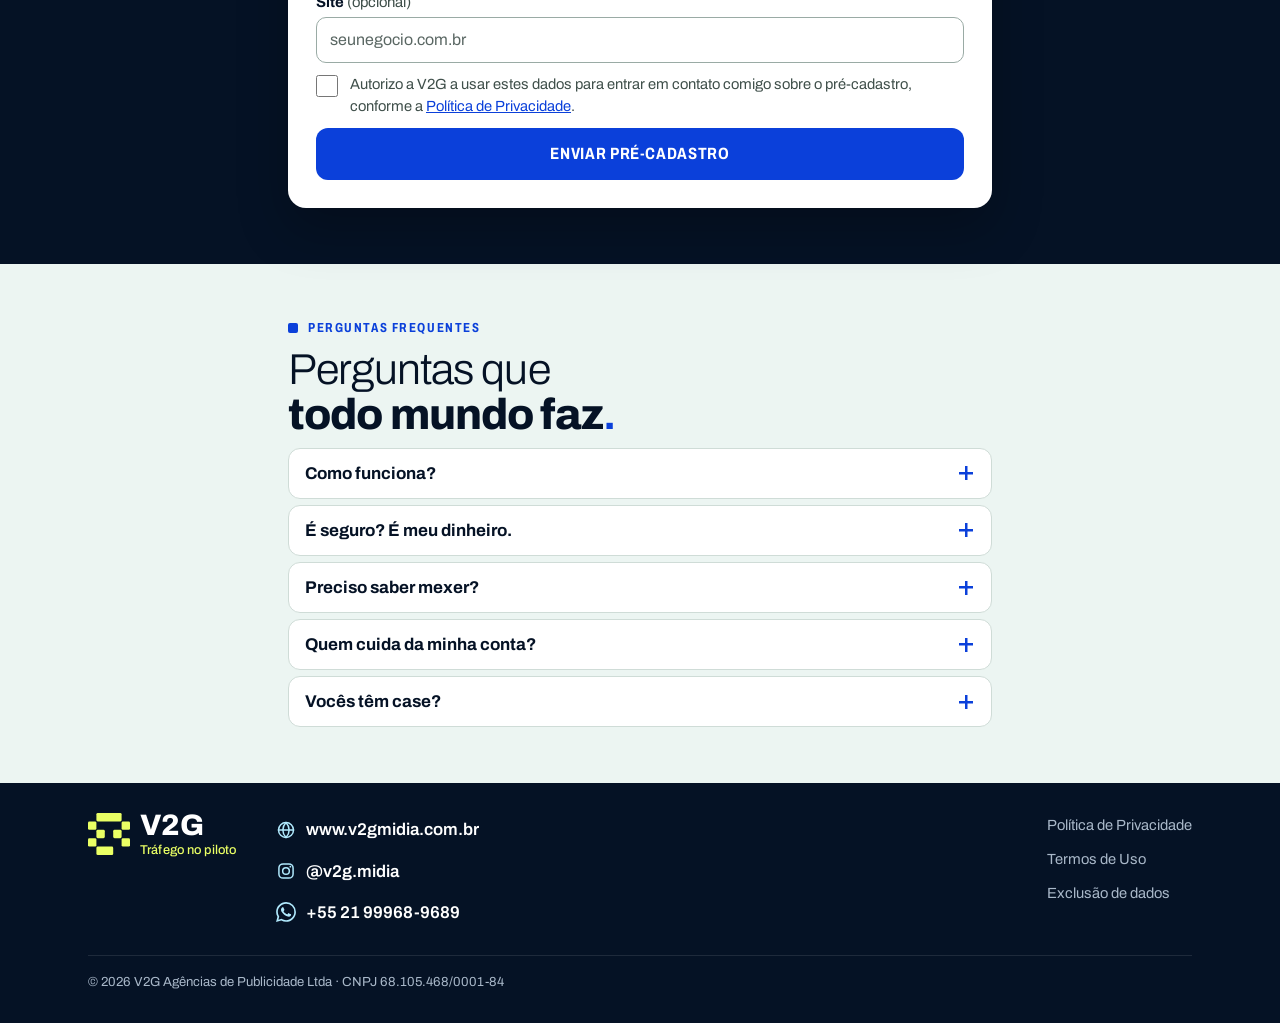
<file: docs/antes-direcao-v5/index.html>
<!doctype html>
<html lang="pt-BR">
<head>
<meta charset="utf-8">
<meta name="viewport" content="width=device-width, initial-scale=1">
<!-- Movimento só com JS e sem "reduzir movimento". Se o JS falhar, em 2,5 s tudo aparece parado. -->
<script>!function(d){d.classList.add("js");if(!matchMedia("(prefers-reduced-motion: reduce)").matches){d.classList.add("mov");setTimeout(function(){window.V2G_MOV_OK||d.classList.remove("mov")},2500)}}(document.documentElement)</script>
<title>V2G — Gestão de tráfego sem gestor de tráfego</title>
<meta name="description" content="Seus anúncios rodando no Instagram e no Facebook. E você sabendo por quê. Pré-cadastro aberto para os primeiros negócios.">
<meta name="theme-color" content="#051225">
<link rel="canonical" href="https://www.v2gmidia.com.br/">

<meta property="og:type" content="website">
<meta property="og:locale" content="pt_BR">
<meta property="og:site_name" content="V2G">
<meta property="og:url" content="https://www.v2gmidia.com.br/">
<meta property="og:title" content="V2G — Gestão de tráfego sem gestor de tráfego.">
<meta property="og:description" content="Seus anúncios rodando. E você sabendo por quê. Pré-cadastro aberto para os primeiros negócios.">
<meta property="og:image" content="https://www.v2gmidia.com.br/assets/og-v2g.png">
<meta property="og:image:width" content="1200">
<meta property="og:image:height" content="630">
<meta property="og:image:alt" content="V2G: Gestão de tráfego sem gestor de tráfego.">
<meta name="twitter:card" content="summary_large_image">
<meta name="twitter:title" content="V2G — Gestão de tráfego sem gestor de tráfego.">
<meta name="twitter:description" content="Seus anúncios rodando. E você sabendo por quê. Pré-cadastro aberto para os primeiros negócios.">
<meta name="twitter:image" content="https://www.v2gmidia.com.br/assets/og-v2g.png">

<link rel="icon" href="/favicon.ico" sizes="48x48">
<link rel="icon" href="/favicon.svg" type="image/svg+xml">
<link rel="apple-touch-icon" href="/apple-touch-icon.png">
<link rel="preload" href="/assets/fontes/archivo-var-latin.woff2" as="font" type="font/woff2" crossorigin>
<link rel="stylesheet" href="/assets/lp.v4.css">
</head>
<body>

<a class="pular" href="#conteudo">Pular para o conteúdo</a>

<header class="topo">
  <div class="faixa">
    <a href="/" class="assinatura" aria-label="V2G, início">
      <svg class="assinatura-simbolo" viewBox="0 0 50 50" aria-hidden="true"><use href="/assets/marca/simbolo.svg#v2g"/></svg>
      <span class="assinatura-texto"><span class="assinatura-nome">V2G</span></span>
    </a>
    <a href="#pre-cadastro" class="botao botao-principal botao-p">Pré-cadastro</a>
  </div>
</header>

<main id="conteudo">

  <!-- 1. HERO -->
  <section class="hero" aria-labelledby="hero-titulo">
    <div class="faixa hero-grade">
      <div class="hero-texto">
        <h1 id="hero-titulo" class="titulo titulo-xl">
          <span class="leve">Gestão de tráfego</span>
          <strong>sem gestor de tráfego</strong><span class="ponto">.</span>
        </h1>
        <p class="hero-sub">Seus anúncios rodando. E você sabendo por quê.</p>

        <div class="cronometro" id="cronometro">
          <p class="cronometro-rotulo"><i class="quadrado" aria-hidden="true"></i>Lançamento do app V2G</p>
          <div class="cronometro-relogio" aria-hidden="true">
            <div class="bloco"><span data-unidade="dias">--</span><small>dias</small></div>
            <div class="bloco"><span data-unidade="horas">--</span><small>horas</small></div>
            <div class="bloco"><span data-unidade="minutos">--</span><small>min</small></div>
            <div class="bloco"><span data-unidade="segundos">--</span><small>seg</small></div>
          </div>
          <p class="cronometro-data">9 de novembro de 2026, 00h (horário de Brasília)</p>
        </div>

        <a href="#pre-cadastro" class="botao botao-principal">Quero ser um dos primeiros <span aria-hidden="true">→</span></a>
      </div>
      <div class="hero-textura" aria-hidden="true">
        <img class="textura" src="/assets/marca/textura.svg" alt="" width="480" height="360">
      </div>
    </div>
  </section>

  <!-- 2. O PROBLEMA -->
  <section class="secao" id="problema" aria-labelledby="problema-titulo">
    <div class="faixa duas-colunas">
      <div>
        <p class="sobretitulo">O problema</p>
        <h2 id="problema-titulo" class="titulo titulo-l">
          <span class="leve">Uma pessoa. Muitas contas.</span>
          <strong>A atenção não cresce junto</strong><span class="ponto">.</span>
        </h2>
        <p class="texto">Você não paga por resultado. Paga por tempo de gente. E esse tempo está dividido entre muitos clientes.</p>
        <p class="texto">Quando entram mais contas, a atenção se divide. Menos olho na sua verba, ajuste mais lento, detalhe importante passando batido. A pessoa do outro lado sabe o que está fazendo. O problema é que o modelo obriga ela a fazer tudo na mão, conta por conta.</p>
      </div>
      <figure class="atencao" aria-labelledby="atencao-legenda">
        <div class="atencao-grade" aria-hidden="true">
          <i></i><i></i><i></i><i></i><i></i><i></i>
          <i></i><i></i><i></i><i></i><i></i><i></i>
          <i></i><i></i><i></i><i class="sua"></i><i></i><i></i>
          <i></i><i></i><i></i><i></i><i></i><i></i>
        </div>
        <p class="atencao-viva" aria-hidden="true">Passe o dedo ou o mouse nos quadrados.</p>
        <figcaption id="atencao-legenda"><strong>Cada quadrado é uma conta.</strong> A verde é a sua. É essa fatia de atenção que você está pagando.</figcaption>
      </figure>
    </div>
    <div class="faixa">
      <blockquote class="frase-forte">
        <p>Não é caro porque é difícil. <strong>É caro porque tem alguém fazendo na mão</strong><span class="ponto">.</span></p>
      </blockquote>
      <p class="cta-fim"><a href="#pre-cadastro" class="botao botao-principal">Quero ser um dos primeiros <span aria-hidden="true">→</span></a></p>
    </div>
  </section>

  <!-- 3. O QUE A V2G FAZ -->
  <section class="secao secao-branca" id="o-que-faz" aria-labelledby="faz-titulo">
    <div class="faixa">
      <p class="sobretitulo">O que a V2G faz</p>
      <h2 id="faz-titulo" class="titulo titulo-l">
        <span class="leve">A parte repetitiva sai da mão.</span>
        <strong>Você fica com a resposta</strong><span class="ponto">.</span>
      </h2>
      <ol class="faz-lista">
        <li><span class="faz-icone"><svg viewBox="0 0 24 24" aria-hidden="true" fill="none" stroke="currentColor" stroke-width="2" stroke-linecap="round" stroke-linejoin="round"><circle cx="10.5" cy="10.5" r="6.5"/><path d="M15.5 15.5 21 21"/></svg></span><div><strong>A gente lê o seu negócio.</strong> O que você vende, pra quem, como a venda fecha.<span class="extra">Começa com uma conversa, não com um questionário sem fim.</span></div></li>
        <li><span class="faz-icone"><svg viewBox="0 0 24 24" aria-hidden="true" fill="none" stroke="currentColor" stroke-width="2" stroke-linecap="round" stroke-linejoin="round"><path d="M3 12.5V4a1 1 0 0 1 1-1h8.5L21 11.5 12.5 20z"/><circle cx="8" cy="8" r="1.5" fill="currentColor" stroke="none"/></svg></span><div><strong>Estrutura a sua oferta.</strong> O que o anúncio vai prometer e por que alguém vai chamar.<span class="extra">Se a oferta não está clara, nenhum anúncio salva.</span></div></li>
        <li><span class="faz-icone"><svg viewBox="0 0 24 24" aria-hidden="true" fill="none" stroke="currentColor" stroke-width="2" stroke-linecap="round" stroke-linejoin="round"><rect x="3" y="4" width="18" height="16" rx="2"/><circle cx="9" cy="10" r="2"/><path d="m21 16-5-5-9 9"/></svg></span><div><strong>Cria os anúncios.</strong> O texto e a imagem, a partir do que você já mostra no Instagram.<span class="extra">A campanha nasce pausada. Vai pro ar depois de revisada.</span></div></li>
        <li><span class="faz-icone"><svg viewBox="0 0 24 24" aria-hidden="true" fill="none" stroke="currentColor" stroke-width="2" stroke-linecap="round" stroke-linejoin="round"><path d="M3 10v4h3l7 5V5L6 10z"/><path d="M17 9a4 4 0 0 1 0 6"/></svg></span><div><strong>Roda a campanha.</strong> No Instagram e no Facebook, levando a conversa pro seu WhatsApp ou direct.<span class="extra">Na sua conta de anúncio, no seu nome.</span></div></li>
        <li><span class="faz-icone"><svg viewBox="0 0 24 24" aria-hidden="true" fill="none" stroke="currentColor" stroke-width="2" stroke-linecap="round" stroke-linejoin="round"><path d="M4 20V10M10 20V4M16 20v-7M22 20H2"/></svg></span><div><strong>Te mostra pra onde foi cada real.</strong> Quanto gastou, quantas pessoas chegaram, o que vai mudar.<span class="extra">Sem relatório que precisa de tradutor.</span></div></li>
      </ol>
      <div class="cartoes-dois">
        <div class="cartao cartao-destaque">
          <h3>A conta de anúncio é sua<span class="ponto">.</span></h3>
          <p>Fica no seu nome. A gente opera dentro dela com a sua permissão. Se quiser sair, você tira o nosso acesso e leva tudo.</p>
        </div>
        <div class="cartao">
          <h3>Onde seus anúncios aparecem</h3>
          <ul class="canais">
            <li><span>Instagram</span><em class="tag tag-ok">agora</em></li>
            <li><span>Facebook</span><em class="tag tag-ok">agora</em></li>
            <li><span>Google</span><em class="tag">em breve</em></li>
            <li><span>ChatGPT Ads</span><em class="tag">no radar</em></li>
          </ul>
        </div>
      </div>
    </div>
  </section>

  <!-- 4. COMO FUNCIONA -->
  <section class="secao" id="como-funciona" aria-labelledby="como-titulo">
    <div class="faixa como-grade">
      <div class="como-cabeca">
        <p class="sobretitulo">Como funciona</p>
        <h2 id="como-titulo" class="titulo titulo-l">
          <span class="leve">Você mostra seu negócio.</span>
          <strong>A V2G organiza a execução</strong><span class="ponto">.</span>
        </h2>
      </div>
      <div class="como-corpo">
        <div class="passos-caixa">
          <span class="passos-linha" aria-hidden="true"><i></i></span>
          <ol class="passos">
            <li class="passo"><span class="passo-num">01</span><h3>Você conta como o negócio funciona <small>(onboarding)</small></h3><p>Como você atrai cliente, onde está o seu dinheiro hoje, o que mais vende.</p></li>
            <li class="passo"><span class="passo-num">02</span><h3>A gente estuda o seu material <small>(análise)</small></h3><p>Fotos, vídeos e textos do seu Instagram e do seu site.</p></li>
            <li class="passo"><span class="passo-num">03</span><h3>Monta a oferta e os anúncios <small>(estrutura)</small></h3><p>O que dizer, pra quem mostrar, com qual imagem.</p></li>
            <li class="passo"><span class="passo-num">04</span><h3>O anúncio vai pro ar <small>(campanha no ar)</small></h3><p>Publicação e primeiros testes pra ver o que chama mais gente.</p></li>
            <li class="passo"><span class="passo-num">05</span><h3>A gente acompanha <small>(acompanhamento)</small></h3><p>Você vê o que está acontecendo, recebe aviso quando algo muda e o anúncio ganha imagem nova quando cansa.</p></li>
            <li class="passo"><span class="passo-num">06</span><h3>Você decide <small>(decisão)</small></h3><p>Manter, pausar ou investir mais. Sabendo por quê.</p></li>
          </ol>
        </div>
        <p class="resultado"><i class="quadrado" aria-hidden="true"></i>No fim: mais clareza sobre o seu próprio negócio.</p>
        <p class="cta-fim"><a href="#pre-cadastro" class="botao botao-principal">Quero ser um dos primeiros <span aria-hidden="true">→</span></a></p>
      </div>
    </div>
  </section>

  <!-- 5. PARA QUEM É -->
  <section class="secao secao-branca" id="para-quem" aria-labelledby="quem-titulo">
    <div class="faixa">
      <p class="sobretitulo">Para quem é</p>
      <h2 id="quem-titulo" class="titulo titulo-l">
        <span class="leve">Feito para quem vende</span>
        <strong>na conversa</strong><span class="ponto">.</span>
      </h2>
      <div class="quem-grade">
        <div class="cartao cartao-grande">
          <h3>Dono de negócio</h3>
          <ul class="marcados">
            <li><span class="check" aria-hidden="true"><i></i><i></i></span>Você fecha venda pelo WhatsApp ou pelo direct.</li>
            <li><span class="check" aria-hidden="true"><i></i><i></i></span>Seu Instagram está ativo, com foto e vídeo do que você vende.</li>
            <li><span class="check" aria-hidden="true"><i></i><i></i></span>Você quer anunciar sem precisar virar especialista em anúncio.</li>
          </ul>
        </div>
        <div class="cartao cartao-par">
          <p class="sobretitulo sobretitulo-escuro">Agência ou quem atende clientes</p>
          <h3>Mais contas, sem mais gestores<span class="ponto">.</span></h3>
          <p>Cada cliente novo não precisa custar mais um salário. A parte que todo mundo faz igual (montar campanha, trocar imagem, conferir número) sai da mão do seu time. A parte que diferencia o seu trabalho continua sua.</p>
        </div>
        <div class="cartao cartao-nao">
          <h3>Para quem não é</h3>
          <ul class="riscados">
            <li><span class="xis" aria-hidden="true"><i></i></span>Loja virtual ou venda com muitas etapas até a compra <small>(e-commerce e funil complexo)</small>.</li>
            <li><span class="xis" aria-hidden="true"><i></i></span>Quem ainda não tem Instagram ativo.</li>
            <li><span class="xis" aria-hidden="true"><i></i></span>Quem quer só “post bonito”, sem meta de venda.</li>
          </ul>
        </div>
      </div>
    </div>
  </section>

  <!-- 6. ONDE ESTAMOS -->
  <section class="secao" id="onde-estamos" aria-labelledby="onde-titulo">
    <div class="faixa">
      <p class="sobretitulo">Onde estamos</p>
      <h2 id="onde-titulo" class="titulo titulo-l"><span class="leve">Hoje, amanhã</span> <strong>e depois</strong><span class="ponto">.</span></h2>
      <div class="trilha">
        <span class="trilha-linha" aria-hidden="true"><i></i></span>
        <ol class="etapas">
          <li class="etapa etapa-hoje">
            <span class="etapa-ponto" aria-hidden="true"></span>
            <p class="etapa-quando"><em class="tag tag-lima">Estamos aqui</em> Hoje</p>
            <p>Atendendo poucos negócios por vez, com acompanhamento de perto. Estamos escolhendo quem entra nesta fase.</p>
            <p class="etapa-nota">O sistema que monta as campanhas está em teste com os primeiros clientes.</p>
          </li>
          <li class="etapa etapa-data">
            <span class="etapa-ponto" aria-hidden="true"></span>
            <p class="etapa-quando"><time datetime="2026-11-09">09/11/2026</time></p>
            <p>Lançamento do app V2G.</p>
          </li>
          <li class="etapa etapa-depois">
            <span class="etapa-ponto" aria-hidden="true"></span>
            <p class="etapa-quando">Depois</p>
            <ul>
              <li>Você configura sozinho, no app.</li>
              <li>Assinatura dentro do app.</li>
              <li>App no celular.</li>
              <li>Mais canais, como o Google.</li>
            </ul>
          </li>
        </ol>
      </div>
      <p class="cta-fim"><a href="#pre-cadastro" class="botao botao-principal">Quero ser um dos primeiros <span aria-hidden="true">→</span></a></p>
    </div>
  </section>

  <!-- 7. FORMULÁRIO -->
  <section class="secao secao-marinho" id="pre-cadastro" aria-labelledby="form-titulo" tabindex="-1">
    <div class="faixa faixa-estreita">
      <div class="form-cabeca">
        <span class="form-pixels" aria-hidden="true"><svg viewBox="0 0 50 50"><use href="/assets/marca/simbolo.svg#v2g"/></svg></span>
        <h2 id="form-titulo" class="titulo titulo-l titulo-claro"><span class="leve">Quer ser</span> <strong>um dos primeiros</strong><span class="ponto">?</span></h2>
      </div>
      <p class="texto texto-claro">Estamos atendendo um por um e escolhendo quem entra agora. Leva uns dois minutos.</p>

      <div class="form-caixa" id="form-caixa">
        <form id="form-pre-cadastro" action="/api/pre-cadastro" method="post" novalidate>
          <p class="form-aviso">Todos os campos são obrigatórios, menos o site.</p>

          <div class="campo">
            <label for="f-nome">Seu nome</label>
            <input id="f-nome" name="nome" type="text" autocomplete="name" required maxlength="120">
            <p class="erro" id="e-nome"></p>
          </div>

          <div class="campo">
            <label for="f-whatsapp">WhatsApp com DDD</label>
            <input id="f-whatsapp" name="whatsapp" type="tel" inputmode="numeric" autocomplete="tel-national" placeholder="(11) 91234-5678" required maxlength="16">
            <p class="erro" id="e-whatsapp"></p>
          </div>

          <div class="campo">
            <label for="f-email">E-mail</label>
            <input id="f-email" name="email" type="email" autocomplete="email" inputmode="email" required maxlength="160">
            <p class="erro" id="e-email"></p>
          </div>

          <div class="campo">
            <label for="f-negocio">Nome do negócio</label>
            <input id="f-negocio" name="negocio" type="text" autocomplete="organization" required maxlength="120">
            <p class="erro" id="e-negocio"></p>
          </div>

          <div class="campo">
            <label for="f-nicho">Ramo do negócio</label>
            <select id="f-nicho" name="nicho" required>
              <option value="">Escolha uma opção</option>
              <option value="restaurante_delivery">Restaurante / delivery</option>
              <option value="salao_estetica">Salão / estética</option>
              <option value="clinica_saude">Clínica / saúde</option>
              <option value="loja_varejo">Loja / varejo</option>
              <option value="servicos_profissionais">Serviços profissionais (advocacia, arquitetura, contabilidade)</option>
              <option value="servicos_locais">Serviços locais (reparos, oficina)</option>
              <option value="outro">Outro</option>
            </select>
            <p class="erro" id="e-nicho"></p>
          </div>

          <div class="campo" id="campo-nicho-outro">
            <label for="f-nicho-outro">Se marcou “Outro”, qual ramo?</label>
            <input id="f-nicho-outro" name="nicho_outro" type="text" maxlength="80">
            <p class="erro" id="e-nicho_outro"></p>
          </div>

          <div class="campo">
            <label for="f-instagram">@ do Instagram do negócio</label>
            <div class="com-prefixo"><span aria-hidden="true">@</span><input id="f-instagram" name="instagram" type="text" autocapitalize="none" autocorrect="off" spellcheck="false" required maxlength="31"></div>
            <p class="erro" id="e-instagram"></p>
          </div>

          <fieldset class="campo">
            <legend>Você é</legend>
            <div class="opcoes">
              <label class="opcao"><input type="radio" name="perfil" value="dono" required><span>Dono de negócio</span></label>
              <label class="opcao"><input type="radio" name="perfil" value="agencia"><span>Agência ou gestor</span></label>
            </div>
            <p class="erro" id="e-perfil"></p>
          </fieldset>

          <fieldset class="campo">
            <legend>Você vende pelo WhatsApp ou direct?</legend>
            <div class="opcoes">
              <label class="opcao"><input type="radio" name="vende_whatsapp" value="sim" required><span>Sim</span></label>
              <label class="opcao"><input type="radio" name="vende_whatsapp" value="nao"><span>Não</span></label>
            </div>
            <p class="erro" id="e-vende_whatsapp"></p>
          </fieldset>

          <fieldset class="campo">
            <legend>Já investe em anúncios?</legend>
            <div class="opcoes">
              <label class="opcao"><input type="radio" name="investe_anuncios" value="sim" required><span>Sim</span></label>
              <label class="opcao"><input type="radio" name="investe_anuncios" value="nao"><span>Não</span></label>
            </div>
            <p class="erro" id="e-investe_anuncios"></p>
          </fieldset>

          <div class="campo" id="campo-faixa">
            <label for="f-faixa">Se já investe: quanto, por mês, mais ou menos?</label>
            <select id="f-faixa" name="faixa_investimento">
              <option value="">Escolha uma faixa</option>
              <option value="ate_500">Até R$ 500</option>
              <option value="500_2000">R$ 500 a R$ 2.000</option>
              <option value="2000_5000">R$ 2.000 a R$ 5.000</option>
              <option value="acima_5000">Acima de R$ 5.000</option>
            </select>
            <p class="erro" id="e-faixa_investimento"></p>
          </div>

          <div class="campo">
            <label for="f-site">Site <span class="opcional">(opcional)</span></label>
            <input id="f-site" name="site" type="text" inputmode="url" autocomplete="url" autocapitalize="none" spellcheck="false" placeholder="seunegocio.com.br" maxlength="200">
            <p class="erro" id="e-site"></p>
          </div>

          <!-- antispam: humanos não veem este campo -->
          <div class="pote" aria-hidden="true">
            <label for="f-empresa-url">Não preencha</label>
            <input id="f-empresa-url" name="empresa_url" type="text" tabindex="-1" autocomplete="off">
          </div>

          <input type="hidden" name="utm_source">
          <input type="hidden" name="utm_medium">
          <input type="hidden" name="utm_campaign">
          <input type="hidden" name="utm_content">
          <input type="hidden" name="pagina_origem">

          <div class="campo campo-consentimento">
            <label class="consentimento">
              <input type="checkbox" name="consentimento" value="sim" required>
              <span>Autorizo a V2G a usar estes dados para entrar em contato comigo sobre o pré-cadastro, conforme a <a href="/privacidade#pre-cadastro-site" target="_blank" rel="noopener">Política de Privacidade</a>.</span>
            </label>
            <p class="erro" id="e-consentimento"></p>
          </div>

          <p class="erro erro-geral" id="e-geral" role="alert"></p>
          <button type="submit" class="botao botao-principal botao-largo">Enviar pré-cadastro</button>
        </form>

        <div class="enviado" id="form-enviado" tabindex="-1" hidden>
          <i class="quadrado quadrado-grande" aria-hidden="true"></i>
          <p class="enviado-titulo">Recebemos<span class="ponto">.</span></p>
          <p>Se o seu negócio fizer sentido para esta fase, a gente chama no seu WhatsApp em até 3 dias úteis.</p>
        </div>
      </div>
    </div>
  </section>

  <!-- 8. PERGUNTAS (depois do formulário) -->
  <section class="secao" id="perguntas" aria-labelledby="faq-titulo">
    <div class="faixa faixa-estreita">
      <p class="sobretitulo">Perguntas frequentes</p>
      <h2 id="faq-titulo" class="titulo titulo-l"><span class="leve">Perguntas que</span> <strong>todo mundo faz</strong><span class="ponto">.</span></h2>
      <div class="faq">
        <details>
          <summary>Como funciona?</summary>
          <p>Você conta o que o seu negócio faz. A gente escreve o anúncio, cria a imagem e coloca no ar no Instagram e no Facebook. Aí te mostra quanto gastou e quantas pessoas chegaram.</p>
        </details>
        <details>
          <summary>É seguro? É meu dinheiro.</summary>
          <p>A conta de anúncio é sua, no seu nome. A gente opera dentro dela com a sua permissão. Você vê tudo e pode tirar o nosso acesso quando quiser.</p>
        </details>
        <details>
          <summary>Preciso saber mexer?</summary>
          <p>Não. Se você usa WhatsApp, você dá conta. E se travar, a gente resolve com você.</p>
        </details>
        <details>
          <summary>Quem cuida da minha conta?</summary>
          <p>Hoje tem gente nossa acompanhando cada conta. Isso é de propósito: nesta fase, o que a gente faz na mão vira regra do sistema.</p>
        </details>
        <details>
          <summary>Vocês têm case?</summary>
          <p>Ainda não temos case publicado com número, e não vamos inventar um. O que dá pra mostrar é como a campanha é montada e o que você vai acompanhar. Se fizer sentido, o case pode ser o seu.</p>
        </details>
      </div>
    </div>
  </section>

</main>

<!--RODAPE-->
<footer class="rodape">
  <div class="faixa rodape-grade">
    <a href="/" class="assinatura assinatura-escura" aria-label="V2G, Tráfego no piloto. Início">
      <svg class="assinatura-simbolo" viewBox="0 0 50 50" aria-hidden="true"><use href="/assets/marca/simbolo.svg#v2g"/></svg>
      <span class="assinatura-texto"><span class="assinatura-nome">V2G</span><span class="assinatura-apoio">Tráfego no piloto</span></span>
    </a>
    <ul class="rodape-contatos">
      <li><a href="https://www.v2gmidia.com.br/"><svg viewBox="0 0 24 24" aria-hidden="true" fill="none" stroke="currentColor" stroke-width="1.8" stroke-linecap="round" stroke-linejoin="round"><circle cx="12" cy="12" r="9"/><path d="M3 12h18M12 3c2.5 2.7 3.8 5.7 3.8 9s-1.3 6.3-3.8 9c-2.5-2.7-3.8-5.7-3.8-9S9.5 5.7 12 3z"/></svg>www.v2gmidia.com.br</a></li>
      <li><a href="https://www.instagram.com/v2g.midia/" target="_blank" rel="noopener"><svg viewBox="0 0 24 24" aria-hidden="true" fill="none" stroke="currentColor" stroke-width="1.8" stroke-linecap="round" stroke-linejoin="round"><rect x="3.5" y="3.5" width="17" height="17" rx="5"/><circle cx="12" cy="12" r="4"/><circle cx="17.2" cy="6.8" r="1.1" fill="currentColor" stroke="none"/></svg>@v2g.midia</a></li>
      <li><a href="https://wa.me/5521999689689?text=Ol%C3%A1%2C%20vim%20pelo%20site%20da%20V2G." target="_blank" rel="noopener"><svg viewBox="0 0 24 24" aria-hidden="true" fill="currentColor"><path d="M17.472 14.382c-.297-.149-1.758-.867-2.03-.967-.273-.099-.471-.148-.67.15-.197.297-.767.966-.94 1.164-.173.199-.347.223-.644.075-.297-.15-1.255-.463-2.39-1.475-.883-.788-1.48-1.761-1.653-2.059-.173-.297-.018-.458.13-.606.134-.133.298-.347.446-.52.149-.174.198-.298.298-.497.099-.198.05-.371-.025-.52-.075-.149-.669-1.612-.916-2.207-.242-.579-.487-.5-.669-.51-.173-.008-.371-.01-.57-.01-.198 0-.52.074-.792.372-.272.297-1.04 1.016-1.04 2.479 0 1.462 1.065 2.875 1.213 3.074.149.198 2.096 3.2 5.077 4.487.709.306 1.262.489 1.694.625.712.227 1.36.195 1.871.118.571-.085 1.758-.719 2.006-1.413.248-.694.248-1.289.173-1.413-.074-.124-.272-.198-.57-.347m-5.421 7.403h-.004a9.87 9.87 0 0 1-5.031-1.378l-.361-.214-3.741.982.998-3.648-.235-.374a9.86 9.86 0 0 1-1.51-5.26c.001-5.45 4.436-9.884 9.888-9.884 2.64 0 5.122 1.03 6.988 2.898a9.825 9.825 0 0 1 2.893 6.994c-.003 5.45-4.437 9.884-9.885 9.884m8.413-18.297A11.815 11.815 0 0 0 12.05 0C5.495 0 .16 5.335.157 11.892c0 2.096.547 4.142 1.588 5.945L.057 24l6.305-1.654a11.882 11.882 0 0 0 5.683 1.448h.005c6.554 0 11.89-5.335 11.893-11.893a11.821 11.821 0 0 0-3.48-8.413z"/></svg>+55 21 99968-9689</a></li>
    </ul>
    <ul class="rodape-legais">
      <li><a href="/privacidade">Política de Privacidade</a></li>
      <li><a href="/termos">Termos de Uso</a></li>
      <li><a href="/exclusao-de-dados">Exclusão de dados</a></li>
    </ul>
    <p class="rodape-legal">© <span id="ano">2026</span> V2G Agências de Publicidade Ltda · CNPJ 68.105.468/0001-84</p>
  </div>
</footer>
<!--/RODAPE-->

<!-- sempre um botão à vista -->
<div class="barra-fixa" id="barra-fixa">
  <a href="#pre-cadastro" class="botao botao-principal botao-largo">Quero ser um dos primeiros <span aria-hidden="true">→</span></a>
</div>
<a class="whats-flutua" href="https://wa.me/5521999689689?text=Ol%C3%A1%2C%20vim%20pelo%20site%20da%20V2G." target="_blank" rel="noopener" aria-label="Falar com a V2G no WhatsApp">
  <svg viewBox="0 0 24 24" aria-hidden="true" fill="currentColor"><path d="M17.472 14.382c-.297-.149-1.758-.867-2.03-.967-.273-.099-.471-.148-.67.15-.197.297-.767.966-.94 1.164-.173.199-.347.223-.644.075-.297-.15-1.255-.463-2.39-1.475-.883-.788-1.48-1.761-1.653-2.059-.173-.297-.018-.458.13-.606.134-.133.298-.347.446-.52.149-.174.198-.298.298-.497.099-.198.05-.371-.025-.52-.075-.149-.669-1.612-.916-2.207-.242-.579-.487-.5-.669-.51-.173-.008-.371-.01-.57-.01-.198 0-.52.074-.792.372-.272.297-1.04 1.016-1.04 2.479 0 1.462 1.065 2.875 1.213 3.074.149.198 2.096 3.2 5.077 4.487.709.306 1.262.489 1.694.625.712.227 1.36.195 1.871.118.571-.085 1.758-.719 2.006-1.413.248-.694.248-1.289.173-1.413-.074-.124-.272-.198-.57-.347m-5.421 7.403h-.004a9.87 9.87 0 0 1-5.031-1.378l-.361-.214-3.741.982.998-3.648-.235-.374a9.86 9.86 0 0 1-1.51-5.26c.001-5.45 4.436-9.884 9.888-9.884 2.64 0 5.122 1.03 6.988 2.898a9.825 9.825 0 0 1 2.893 6.994c-.003 5.45-4.437 9.884-9.885 9.884m8.413-18.297A11.815 11.815 0 0 0 12.05 0C5.495 0 .16 5.335.157 11.892c0 2.096.547 4.142 1.588 5.945L.057 24l6.305-1.654a11.882 11.882 0 0 0 5.683 1.448h.005c6.554 0 11.89-5.335 11.893-11.893a11.821 11.821 0 0 0-3.48-8.413z"/></svg>
</a>

<script src="/assets/lp-movimento.v4.js" defer></script>
<script src="/assets/lp.v4.js" defer></script>
</body>
</html>
</file>
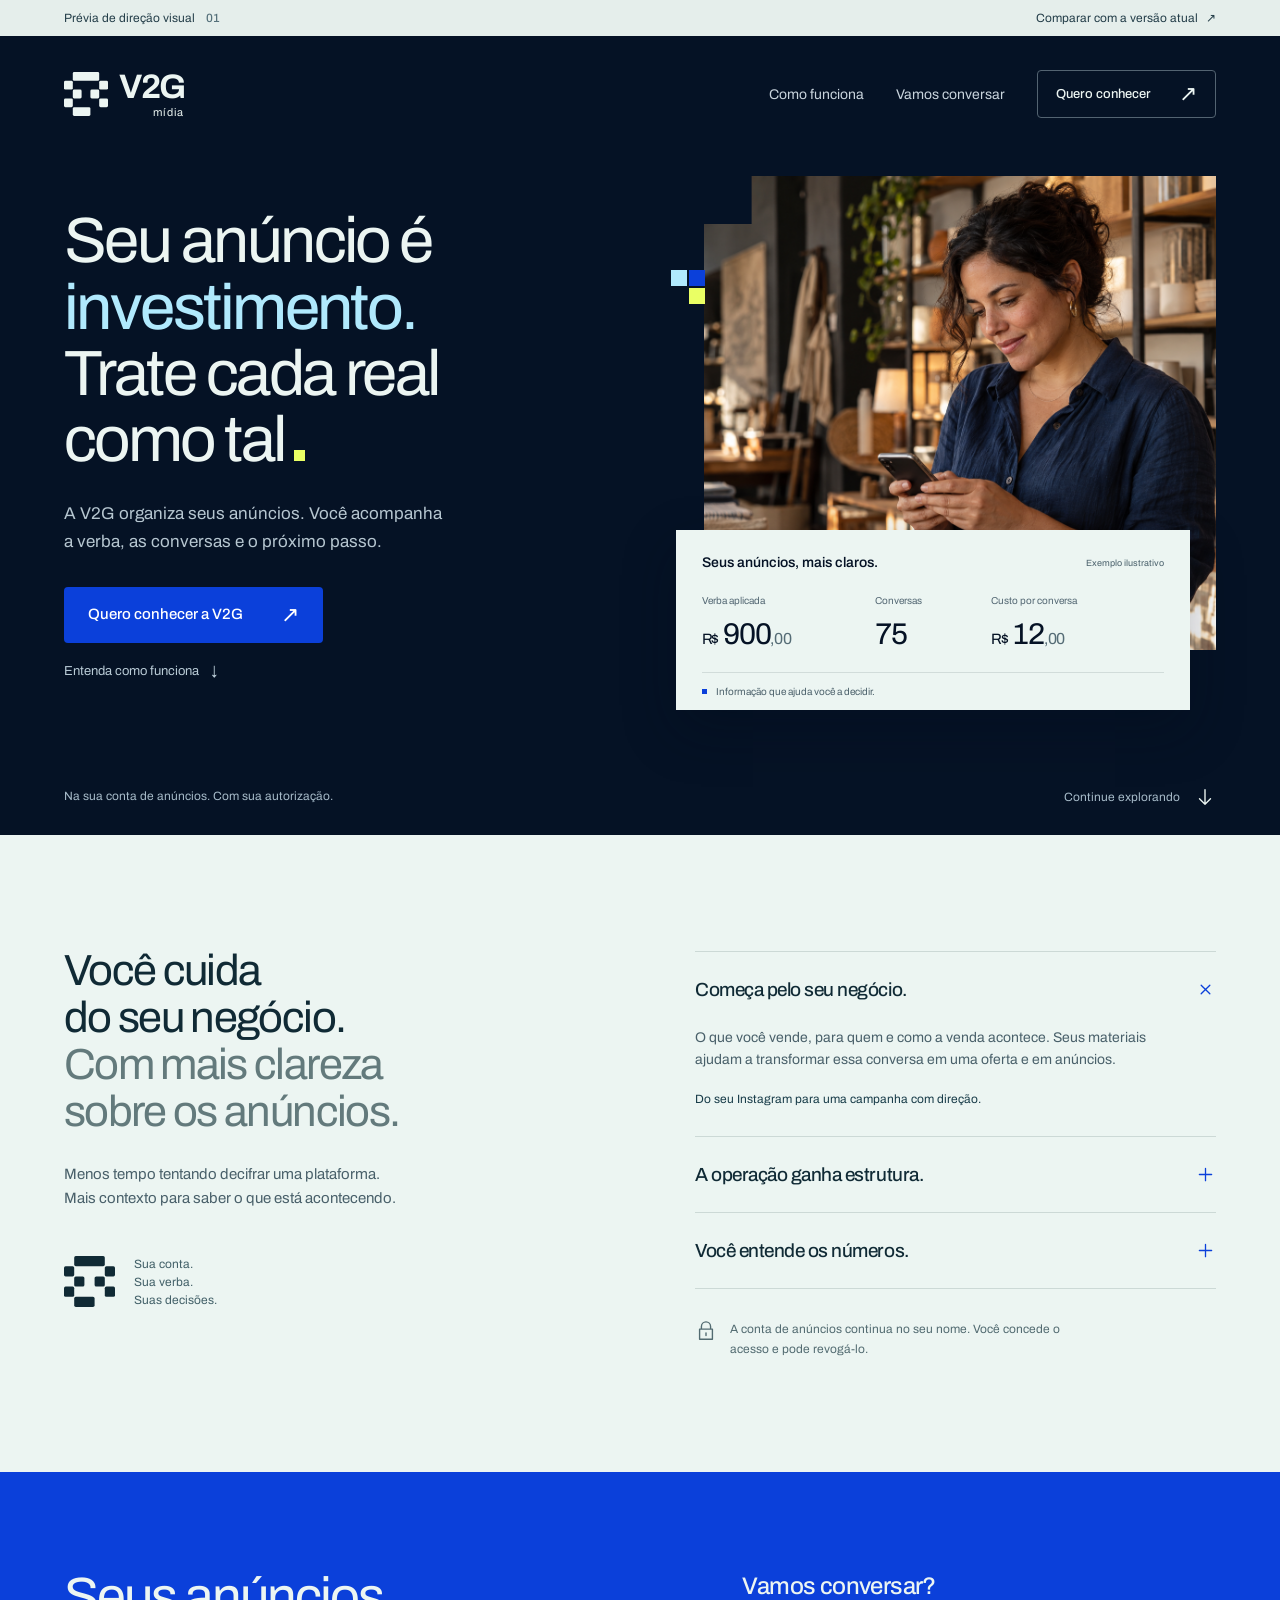
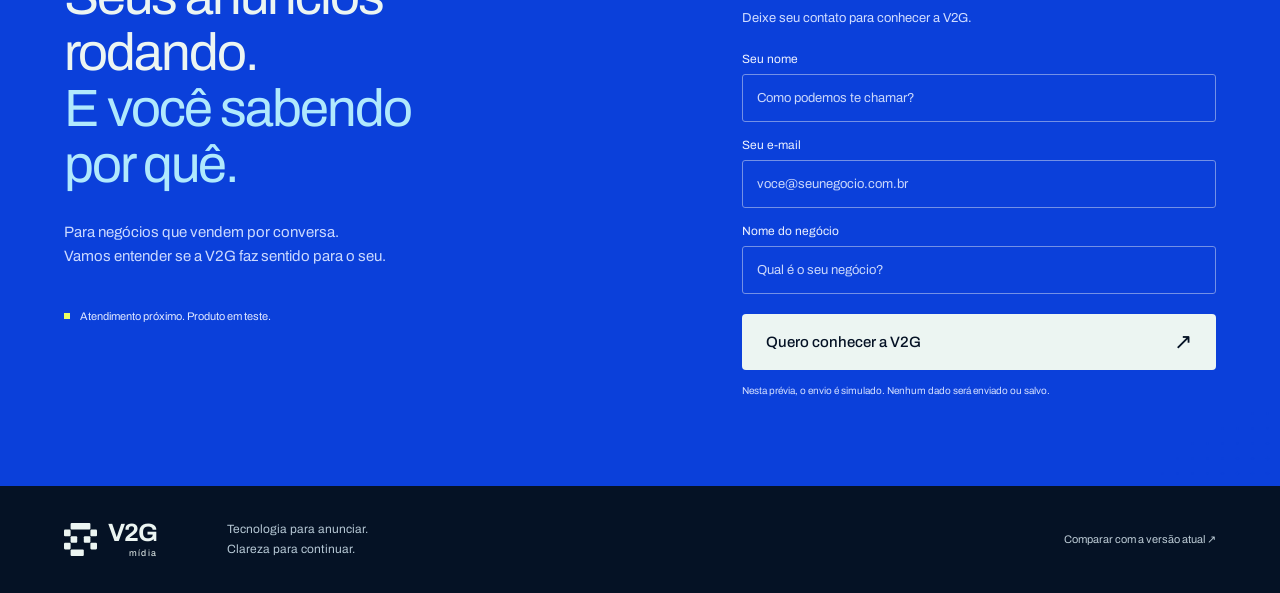
<file: docs/previa-v2g/index.html>
<!doctype html>
<html lang="pt-BR">
<head>
  <meta charset="utf-8">
  <meta name="viewport" content="width=device-width,initial-scale=1">
  <meta name="robots" content="noindex,nofollow">
  <meta name="theme-color" content="#051225">
  <title>V2G mídia — Conceito 01</title>
  <link rel="icon" href="assets/simbolo.svg" type="image/svg+xml">
  <link rel="preload" href="assets/archivo.woff2" as="font" type="font/woff2" crossorigin>
  <link rel="stylesheet" href="style.css">
  <script src="script.js" defer></script>
</head>
<body>
  <a class="skip" href="#conteudo">Pular para o conteúdo</a>
  <div class="preview-bar"><span>Prévia de direção visual <b>01</b></span><a href="http://localhost:5173/" target="_blank" rel="noopener">Comparar com a versão atual <span aria-hidden="true">↗</span></a></div>
    <header class="site-header wrap">
      <a href="#" class="brand" aria-label="V2G mídia, início"><svg viewBox="0 0 50 50" aria-hidden="true"><use href="assets/simbolo.svg#v2g"/></svg><span>V2G<small>mídia</small></span></a>
      <nav aria-label="Navegação principal"><a class="nav-text" href="#como-funciona">Como funciona</a><a class="nav-text" href="#pre-cadastro">Vamos conversar</a><a class="button button-small button-outline" href="#pre-cadastro">Quero conhecer <span aria-hidden="true">↗</span></a></nav>
    </header>
    <main id="conteudo">
      <section class="hero wrap" aria-labelledby="hero-title">
        <div class="hero-copy">
          <h1 id="hero-title">Seu anúncio é<br><em>investimento.</em><br>Trate cada real<br>como tal<span class="square" aria-hidden="true"></span></h1>
          <p>A V2G organiza seus anúncios. Você acompanha a verba, as conversas e o próximo passo.</p>
          <a class="button button-blue" href="#pre-cadastro">Quero conhecer a V2G <span aria-hidden="true">↗</span></a>
          <a class="hero-secondary" href="#como-funciona">Entenda como funciona <span aria-hidden="true">↓</span></a>
        </div>
        <div class="hero-art">
          <div class="photo-frame"><img src="assets/negocio.png" width="1536" height="1024" fetchpriority="high" alt="Cena ilustrativa de uma empreendedora acompanhando seu negócio pelo celular."></div>
          <div class="pixel-accent" aria-hidden="true"><i></i><i></i><i></i><i></i></div>
          <div class="account-preview" aria-label="Exemplo ilustrativo: 900 reais aplicados, 75 conversas e 12 reais por conversa.">
            <div class="account-top"><span>Seus anúncios, mais claros.</span><span class="demo-label">Exemplo ilustrativo</span></div>
            <dl><div><dt>Verba aplicada</dt><dd><small>R$</small> 900<span>,00</span></dd></div><div><dt>Conversas</dt><dd>75</dd></div><div><dt>Custo por conversa</dt><dd><small>R$</small> 12<span>,00</span></dd></div></dl>
            <div class="account-foot"><span class="account-dot" aria-hidden="true"></span>Informação que ajuda você a decidir.</div>
          </div>
        </div>
      </section>
      <div class="hero-base wrap"><p>Na sua conta de anúncios. Com sua autorização.</p><a href="#como-funciona" aria-label="Ir para como funciona"><span>Continue explorando</span><svg viewBox="0 0 24 24" fill="none" aria-hidden="true"><path d="M12 4v16m-6-6 6 6 6-6"/></svg></a></div>
      <section class="clarity" id="como-funciona" aria-labelledby="clarity-title">
        <div class="wrap clarity-grid">
          <div class="clarity-intro"><h2 id="clarity-title">Você cuida<br>do seu negócio.<br><span>Com mais clareza<br>sobre os anúncios.</span></h2><p>Menos tempo tentando decifrar uma plataforma. Mais contexto para saber o que está acontecendo.</p><div class="brand-grid" aria-hidden="true"><svg viewBox="0 0 50 50"><use href="assets/simbolo.svg#v2g"/></svg><span>Sua conta.<br>Sua verba.<br>Suas decisões.</span></div></div>
          <div class="explanations">
            <details open><summary><span>Começa pelo seu negócio.</span><svg viewBox="0 0 24 24" aria-hidden="true"><path d="M5 12h14M12 5v14"/></svg></summary><div class="answer"><p>O que você vende, para quem e como a venda acontece. Seus materiais ajudam a transformar essa conversa em uma oferta e em anúncios.</p><p class="detail-note">Do seu Instagram para uma campanha com direção.</p></div></details>
            <details><summary><span>A operação ganha estrutura.</span><svg viewBox="0 0 24 24" aria-hidden="true"><path d="M5 12h14M12 5v14"/></svg></summary><div class="answer"><p>A V2G organiza a oferta, o texto e a mídia. Os anúncios passam por revisão antes de ir ao ar no Instagram e no Facebook.</p><p class="detail-note">Tecnologia na operação. Atenção humana na revisão.</p></div></details>
            <details><summary><span>Você entende os números.</span><svg viewBox="0 0 24 24" aria-hidden="true"><path d="M5 12h14M12 5v14"/></svg></summary><div class="answer"><p>Quanto foi aplicado, quantas conversas chegaram e quanto custou cada conversa. Uma visão simples para discutir o próximo passo.</p><p class="detail-note">Conversa recebida e venda são resultados diferentes.</p></div></details>
            <div class="ownership"><svg viewBox="0 0 24 24" aria-hidden="true"><path d="M7 10V7a5 5 0 0 1 10 0v3M5 10h14v11H5zM12 14v3"/></svg><p>A conta de anúncios continua no seu nome. Você concede o acesso e pode revogá-lo.</p></div>
          </div>
        </div>
      </section>

      <section class="invitation" id="pre-cadastro" aria-labelledby="invite-title">
        <div class="wrap invitation-grid"><div class="invitation-copy"><h2 id="invite-title">Seus anúncios<br>rodando.<br><span>E você sabendo<br>por quê.</span></h2><p>Para negócios que vendem por conversa.<br>Vamos entender se a V2G faz sentido para o seu.</p><div class="current-stage"><span aria-hidden="true"></span>Atendimento próximo. Produto em teste.</div></div>
          <div class="form-area"><h3>Vamos conversar?</h3><p>Deixe seu contato para conhecer a V2G.</p><form id="preview-form"><div class="field"><label for="nome">Seu nome</label><input id="nome" autocomplete="name" placeholder="Como podemos te chamar?" required></div><div class="field"><label for="email">Seu e-mail</label><input id="email" type="email" autocomplete="email" placeholder="voce@seunegocio.com.br" required></div><div class="field"><label for="negocio">Nome do negócio</label><input id="negocio" autocomplete="organization" placeholder="Qual é o seu negócio?" required></div><button class="button button-light" type="submit">Quero conhecer a V2G <span aria-hidden="true">↗</span></button><p class="preview-note">Nesta prévia, o envio é simulado. Nenhum dado será enviado ou salvo.</p></form><div class="success" id="success" hidden role="status"><svg viewBox="0 0 32 32" aria-hidden="true"><path d="m7 16 6 6L26 9"/></svg><h3>É assim que o convite começa.</h3><p>Esta foi uma demonstração. Nenhum dado foi enviado ou salvo.</p><button class="text-button" type="button" id="reset-form">Voltar ao formulário <span aria-hidden="true">↗</span></button></div></div>
        </div>
      </section>
    </main>
  <footer class="site-footer"><div class="wrap footer-inner"><a href="#" class="brand" aria-label="V2G mídia, voltar ao início"><svg viewBox="0 0 50 50" aria-hidden="true"><use href="assets/simbolo.svg#v2g"/></svg><span>V2G<small>mídia</small></span></a><p>Tecnologia para anunciar.<br>Clareza para continuar.</p><a href="http://localhost:5173/" target="_blank" rel="noopener">Comparar com a versão atual <span aria-hidden="true">↗</span></a></div></footer>
</body>
</html>
</file>
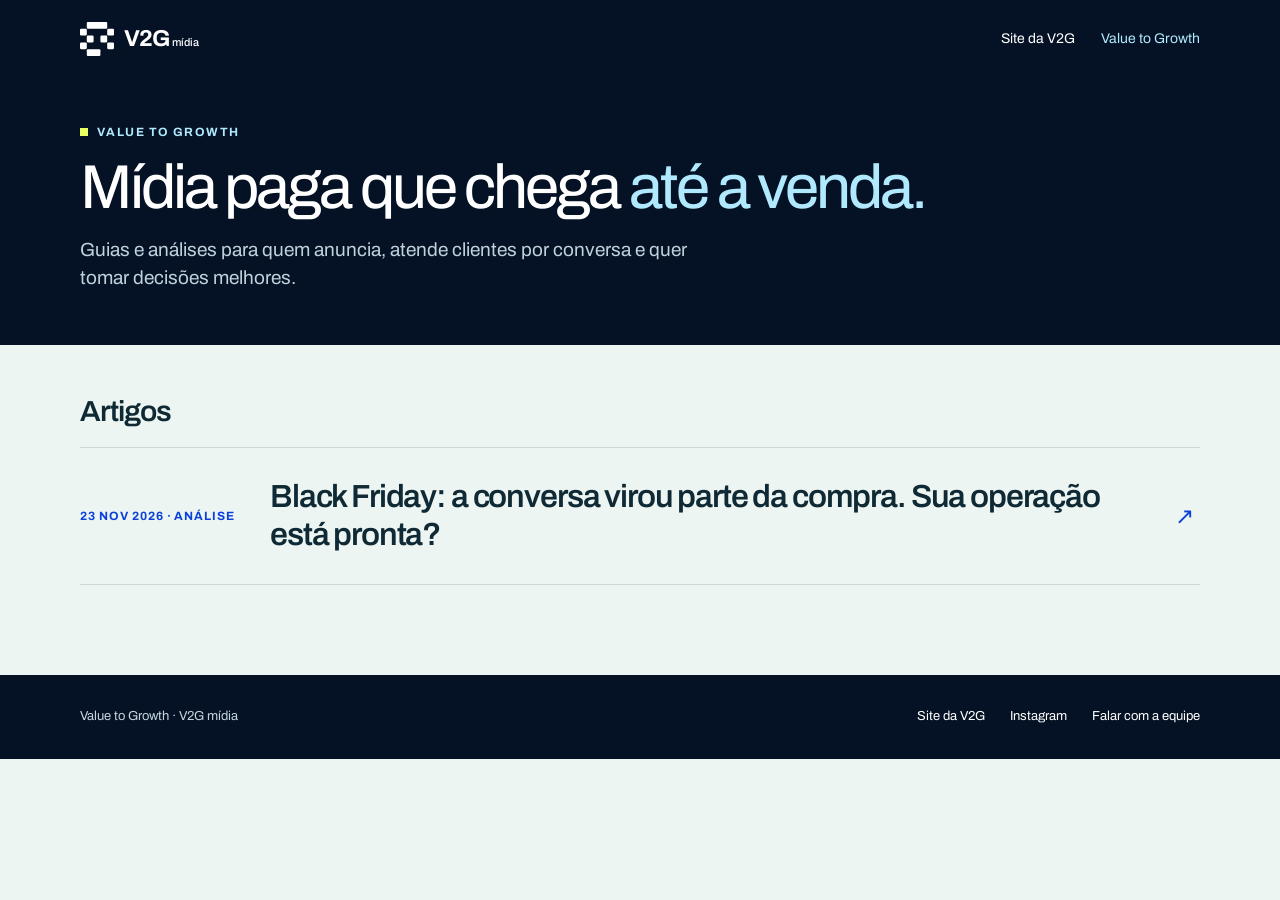
<file: blog.html>
<!doctype html>
<html lang="pt-BR">
<head>
  <meta charset="utf-8">
  <meta name="viewport" content="width=device-width, initial-scale=1">
  <meta name="description" content="Value to Growth: análises e guias da V2G mídia para quem anuncia e vende por conversa.">
  <link rel="canonical" href="https://www.v2gmidia.com.br/blog">
  <meta property="og:type" content="website">
  <meta property="og:site_name" content="V2G mídia">
  <meta property="og:title" content="Value to Growth — Blog da V2G">
  <meta property="og:description" content="Guias e análises para quem anuncia, atende clientes por conversa e quer tomar decisões melhores.">
  <meta property="og:url" content="https://www.v2gmidia.com.br/blog">
  <meta property="og:image" content="https://www.v2gmidia.com.br/assets/og-v2g.png">
  <meta name="twitter:card" content="summary_large_image">
  <title>Value to Growth — Blog da V2G mídia</title>
  <link rel="icon" href="/favicon.svg" type="image/svg+xml">
  <link rel="stylesheet" href="/assets/velocity-growth.v1.css">
</head>
<body>
  <a class="skip" href="#conteudo">Pular para o conteúdo</a>
  <header class="site-header"><div class="wrap">
    <a class="brand" href="/" aria-label="V2G mídia, voltar ao site"><svg viewBox="0 0 50 50" aria-hidden="true"><use href="/assets/marca/simbolo.svg#v2g"></use></svg><span>V2G<small>mídia</small></span></a>
    <nav aria-label="Navegação"><a href="/">Site da V2G</a><a class="current" href="/blog" aria-current="page">Value to Growth</a></nav>
  </div></header>
  <main id="conteudo">
    <section class="intro"><div class="wrap"><div class="eyebrow">Value to Growth</div><h1>Mídia paga que chega <em>até a venda.</em></h1><p>Guias e análises para quem anuncia, atende clientes por conversa e quer tomar decisões melhores.</p></div></section>
    <section class="article-list wrap" aria-labelledby="artigos"><h2 id="artigos">Artigos</h2>
      <a class="article-row" href="/blog/black-friday-conversa-venda"><span class="kind">23 nov 2026 · Análise</span><span class="article-title">Black Friday: a conversa virou parte da compra. Sua operação está pronta?</span><span class="article-arrow" aria-hidden="true">↗</span></a>
    </section>
  </main>
  <footer class="site-footer"><div class="wrap"><span>Value to Growth · V2G mídia</span><nav aria-label="Links da V2G"><a href="/">Site da V2G</a><a href="https://www.instagram.com/v2g.midia/" target="_blank" rel="noopener noreferrer">Instagram</a><a href="/#pre-cadastro">Falar com a equipe</a></nav></div></footer>
</body>
</html>
</file>
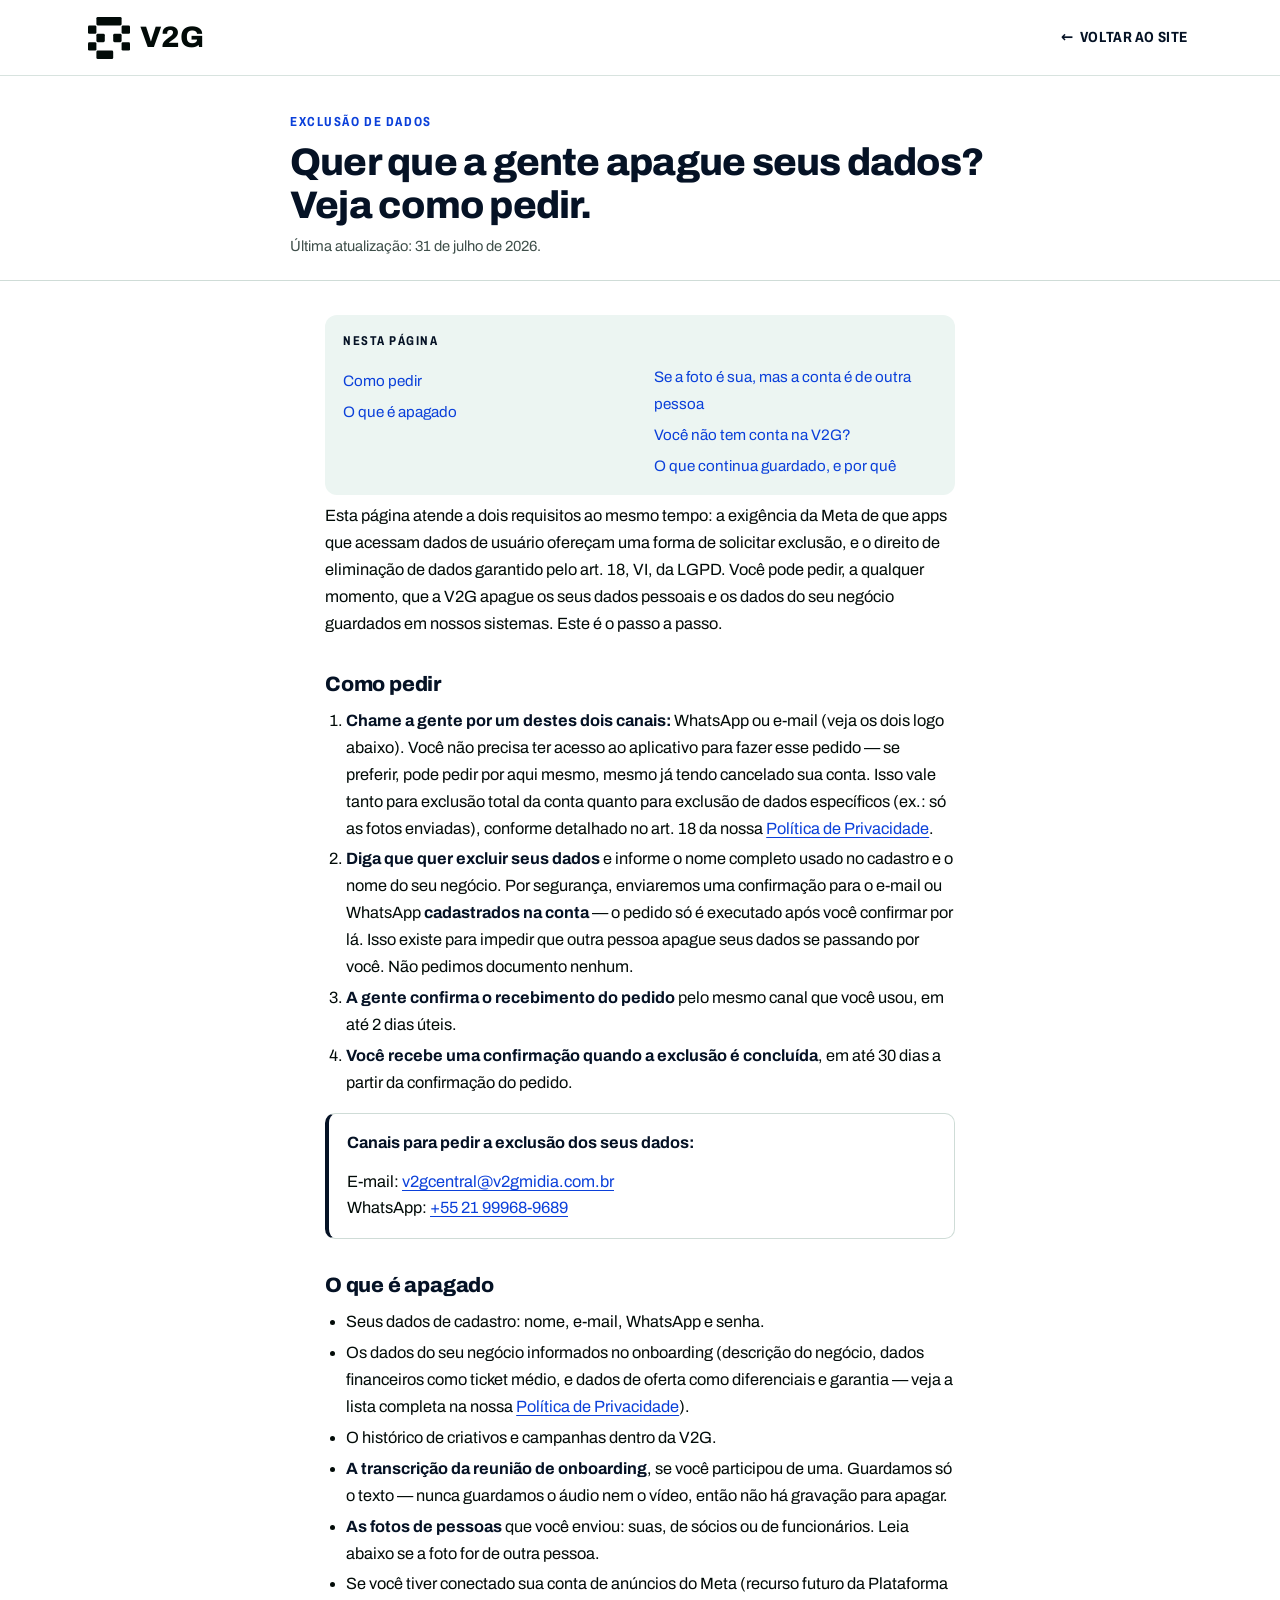
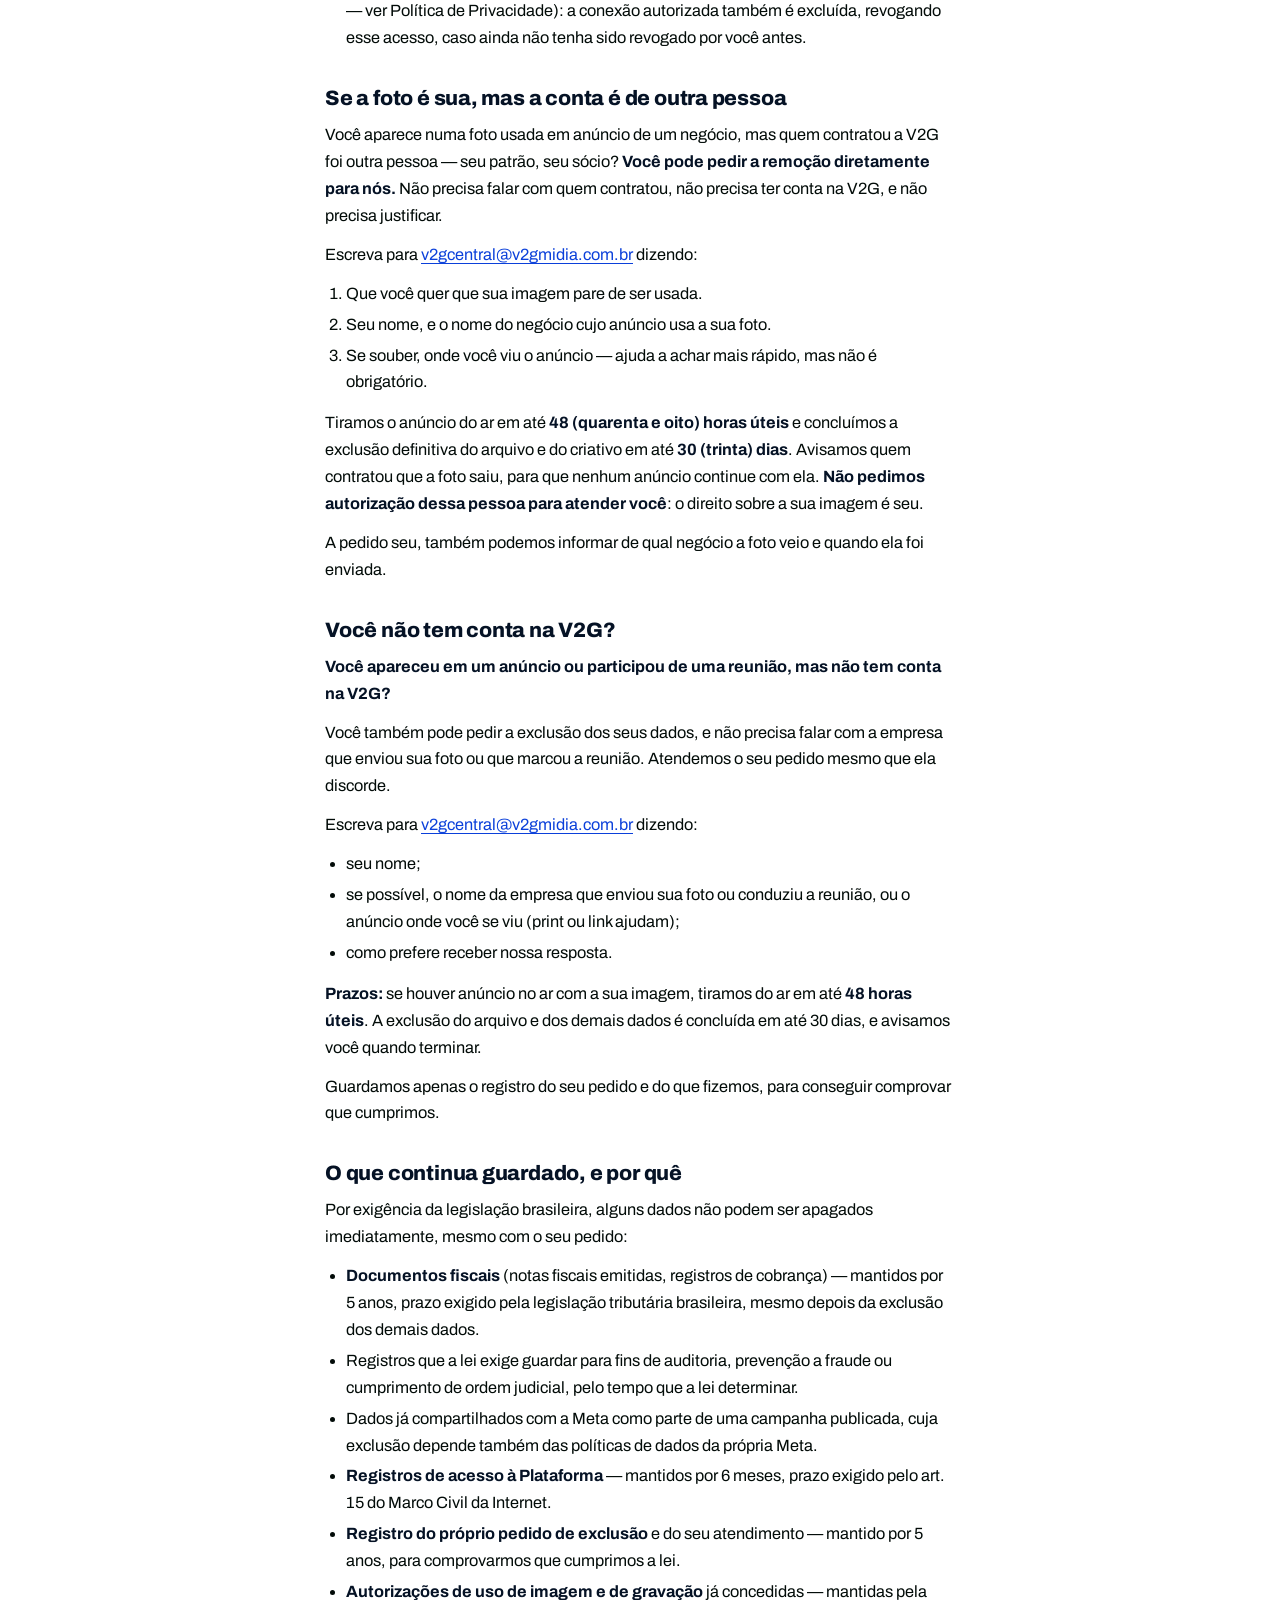
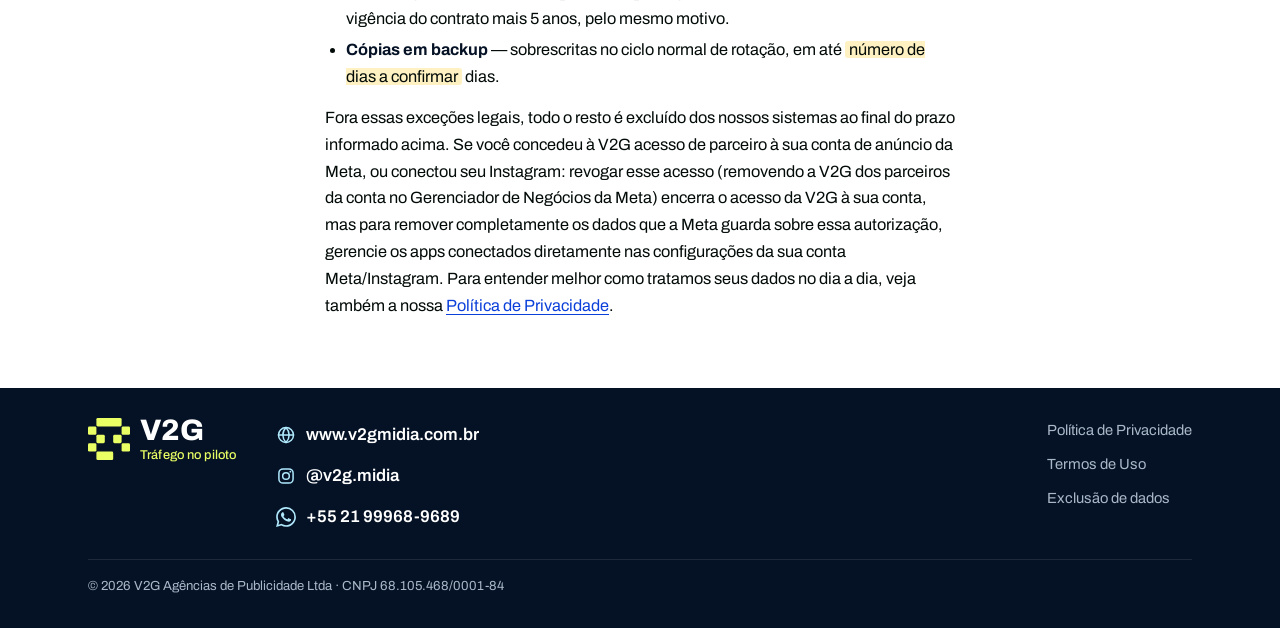
<file: exclusao-de-dados.html>
<!DOCTYPE html>
<html lang="pt-BR">
<head>
<meta charset="UTF-8">
<meta name="viewport" content="width=device-width, initial-scale=1">
<title>Exclusão de Dados — V2G</title>
<meta name="description" content="Como pedir a exclusão dos seus dados na V2G: o canal, o que informar, o prazo de resposta e o que é apagado.">
<link rel="canonical" href="https://www.v2gmidia.com.br/exclusao-de-dados">
<meta name="theme-color" content="#051225">
<meta property="og:type" content="article">
<meta property="og:locale" content="pt_BR">
<meta property="og:site_name" content="V2G">
<meta property="og:url" content="https://www.v2gmidia.com.br/exclusao-de-dados">
<meta property="og:title" content="Exclusão de Dados — V2G">
<meta property="og:description" content="Como pedir a exclusão dos seus dados na V2G: o canal, o que informar, o prazo de resposta e o que é apagado.">
<meta property="og:image" content="https://www.v2gmidia.com.br/assets/og-v2g.png">
<meta property="og:image:width" content="1200">
<meta property="og:image:height" content="630">
<meta name="twitter:card" content="summary_large_image">
<meta name="twitter:title" content="Exclusão de Dados — V2G">
<meta name="twitter:description" content="Como pedir a exclusão dos seus dados na V2G: o canal, o que informar, o prazo de resposta e o que é apagado.">
<meta name="twitter:image" content="https://www.v2gmidia.com.br/assets/og-v2g.png">
<link rel="icon" href="/favicon.ico" sizes="48x48">
<link rel="icon" href="/favicon.svg" type="image/svg+xml">
<link rel="apple-touch-icon" href="/apple-touch-icon.png">
<link rel="preload" href="/assets/fontes/archivo-var-latin.woff2" as="font" type="font/woff2" crossorigin>
<link rel="stylesheet" href="/assets/lp.v4.css">
<link rel="stylesheet" href="/assets/legal.v4.css">
</head>
<body class="legal">

<a class="pular" href="#conteudo">Pular para o conteúdo</a>

<header class="topo">
  <div class="faixa">
    <a href="/" class="assinatura" aria-label="V2G, início">
      <svg class="assinatura-simbolo" viewBox="0 0 50 50" aria-hidden="true"><use href="/assets/marca/simbolo.svg#v2g"/></svg>
      <span class="assinatura-texto"><span class="assinatura-nome">V2G</span></span>
    </a>
    <a href="/" class="voltar"><span aria-hidden="true">←</span> Voltar ao site</a>
  </div>
</header>

<header class="legal-hero">
  <div class="lp-container">
    <span class="legal-eyebrow">Exclusão de Dados</span>
    <h1>Quer que a gente apague seus dados? Veja como pedir.</h1>
    <p class="legal-updated">Última atualização: 31 de julho de 2026.</p>
  </div>
</header>

<main class="legal-body" id="conteudo">
  <div class="lp-container">
    <nav class="sumario" aria-label="Sumário"><p>Nesta página</p><ol><li><a href="#como-pedir">Como pedir</a></li><li><a href="#o-que-e-apagado">O que é apagado</a></li><li><a href="#se-a-foto-e-sua-mas-a-conta-e-de-outra-pessoa">Se a foto é sua, mas a conta é de outra pessoa</a></li><li><a href="#voce-nao-tem-conta-na-v2g">Você não tem conta na V2G?</a></li><li><a href="#o-que-continua-guardado-e-por-que">O que continua guardado, e por quê</a></li></ol></nav>

    <p>Esta página atende a dois requisitos ao mesmo tempo: a exigência da
    Meta de que apps que acessam dados de usuário ofereçam uma forma de
    solicitar exclusão, e o direito de eliminação de dados garantido pelo
    art. 18, VI, da LGPD. Você pode pedir, a qualquer momento, que a V2G
    apague os seus dados pessoais e os dados do seu negócio guardados em
    nossos sistemas. Este é o passo a passo.</p>

    <!-- ENDERECO PROVISORIO: v2gcentral@ ate privacidade@v2gmidia.com.br
       existir. A troca e um find-and-replace nos tres HTMLs. -->
    <h2 id="como-pedir">Como pedir</h2>
    <ol class="steps-list">
      <li>
        <strong>Chame a gente por um destes dois canais:</strong> WhatsApp
        ou e-mail (veja os dois logo abaixo). Você não precisa ter acesso
        ao aplicativo para fazer esse pedido — se preferir, pode pedir por
        aqui mesmo, mesmo já tendo cancelado sua conta. Isso vale tanto
        para exclusão total da conta quanto para exclusão de dados
        específicos (ex.: só as fotos enviadas), conforme detalhado no
        art. 18 da nossa <a href="/privacidade">Política de
        Privacidade</a>.
      </li>
      <li>
        <strong>Diga que quer excluir seus dados</strong> e informe o nome
        completo usado no cadastro e o nome do seu negócio. Por segurança,
        enviaremos uma confirmação para o e-mail ou WhatsApp
        <strong>cadastrados na conta</strong> — o pedido só é executado após
        você confirmar por lá. Isso existe para impedir que outra pessoa
        apague seus dados se passando por você. Não pedimos documento
        nenhum.
      </li>
      <li>
        <strong>A gente confirma o recebimento do pedido</strong> pelo
        mesmo canal que você usou, em até 2 dias úteis.
      </li>
      <li>
        <strong>Você recebe uma confirmação quando a exclusão é concluída</strong>,
        em até 30 dias a partir da confirmação do pedido.
      </li>
    </ol>

    <div class="legal-card">
      <p><strong>Canais para pedir a exclusão dos seus dados:</strong></p>
      <p>
        E-mail: <a href="mailto:v2gcentral@v2gmidia.com.br">v2gcentral@v2gmidia.com.br</a><br>
        WhatsApp: <a href="https://wa.me/5521999689689?text=Preciso%20de%20ajuda." target="_blank" rel="noopener">+55 21 99968-9689</a>
      </p>
    </div>

    <h2 id="o-que-e-apagado">O que é apagado</h2>
    <ul>
      <li>Seus dados de cadastro: nome, e-mail, WhatsApp e senha.</li>
      <li>Os dados do seu negócio informados no onboarding (descrição do
      negócio, dados financeiros como ticket médio, e dados de oferta como
      diferenciais e garantia — veja a lista completa na nossa
      <a href="/privacidade">Política de Privacidade</a>).</li>
      <li>O histórico de criativos e campanhas dentro da V2G.</li>
      <li><strong>A transcrição da reunião de onboarding</strong>, se você
      participou de uma. Guardamos só o texto — nunca guardamos o áudio nem
      o vídeo, então não há gravação para apagar.</li>
      <li><strong>As fotos de pessoas</strong> que você enviou: suas, de
      sócios ou de funcionários. Leia abaixo se a foto for de outra
      pessoa.</li>
      <li>Se você tiver conectado sua conta de anúncios do Meta (recurso
      futuro da Plataforma — ver Política de Privacidade): a conexão
      autorizada também é excluída, revogando esse acesso, caso ainda não
      tenha sido revogado por você antes.</li>
    </ul>

    <h2 id="se-a-foto-e-sua-mas-a-conta-e-de-outra-pessoa">Se a foto é sua, mas a conta é de outra pessoa</h2>
    <p>Você aparece numa foto usada em anúncio de um negócio, mas quem
    contratou a V2G foi outra pessoa — seu patrão, seu sócio? <strong>Você
    pode pedir a remoção diretamente para nós.</strong> Não precisa falar
    com quem contratou, não precisa ter conta na V2G, e não precisa
    justificar.</p>
    <p>Escreva para
    <a href="mailto:v2gcentral@v2gmidia.com.br">v2gcentral@v2gmidia.com.br</a> dizendo:</p>
    <ol class="steps-list">
      <li>Que você quer que sua imagem pare de ser usada.</li>
      <li>Seu nome, e o nome do negócio cujo anúncio usa a sua foto.</li>
      <li>Se souber, onde você viu o anúncio — ajuda a achar mais rápido,
      mas não é obrigatório.</li>
    </ol>
    <p>Tiramos o anúncio do ar em até <strong>48 (quarenta e oito) horas
    úteis</strong> e concluímos a exclusão definitiva do arquivo e do criativo
    em até <strong>30 (trinta) dias</strong>. Avisamos quem contratou que a
    foto saiu, para que nenhum anúncio continue com ela. <strong>Não
    pedimos autorização dessa pessoa para atender você</strong>: o direito
    sobre a sua imagem é seu.</p>
    <p>A pedido seu, também podemos informar de qual negócio a foto veio e
    quando ela foi enviada.</p>

    <h2 id="voce-nao-tem-conta-na-v2g">Você não tem conta na V2G?</h2>
    <p><strong>Você apareceu em um anúncio ou participou de uma reunião, mas
    não tem conta na V2G?</strong></p>
    <p>Você também pode pedir a exclusão dos seus dados, e não precisa falar
    com a empresa que enviou sua foto ou que marcou a reunião. Atendemos o
    seu pedido mesmo que ela discorde.</p>
    <p>Escreva para
    <a href="mailto:v2gcentral@v2gmidia.com.br">v2gcentral@v2gmidia.com.br</a>
    dizendo:</p>
    <ul>
      <li>seu nome;</li>
      <li>se possível, o nome da empresa que enviou sua foto ou conduziu a
      reunião, ou o anúncio onde você se viu (print ou link ajudam);</li>
      <li>como prefere receber nossa resposta.</li>
    </ul>
    <p><strong>Prazos:</strong> se houver anúncio no ar com a sua imagem,
    tiramos do ar em até <strong>48 horas úteis</strong>. A exclusão do
    arquivo e dos demais dados é concluída em até 30 dias, e avisamos você
    quando terminar.</p>
    <p>Guardamos apenas o registro do seu pedido e do que fizemos, para
    conseguir comprovar que cumprimos.</p>

    <h2 id="o-que-continua-guardado-e-por-que">O que continua guardado, e por quê</h2>
    <p>Por exigência da legislação brasileira, alguns dados não podem ser
    apagados imediatamente, mesmo com o seu pedido:</p>
    <ul>
      <li><strong>Documentos fiscais</strong> (notas fiscais emitidas,
      registros de cobrança) — mantidos por 5 anos, prazo exigido pela
      legislação tributária brasileira, mesmo depois da exclusão dos
      demais dados.</li>
      <li>Registros que a lei exige guardar para fins de auditoria,
      prevenção a fraude ou cumprimento de ordem judicial, pelo tempo que a
      lei determinar.</li>
      <li>Dados já compartilhados com a Meta como parte de uma campanha
      publicada, cuja exclusão depende também das políticas de dados da
      própria Meta.</li>
      <li><strong>Registros de acesso à Plataforma</strong> — mantidos por 6
      meses, prazo exigido pelo art. 15 do Marco Civil da Internet.</li>
      <li><strong>Registro do próprio pedido de exclusão</strong> e do seu
      atendimento — mantido por 5 anos, para comprovarmos que cumprimos a
      lei.</li>
      <li><strong>Autorizações de uso de imagem e de gravação</strong> já
      concedidas — mantidas pela vigência do contrato mais 5 anos, pelo mesmo
      motivo.</li>
      <li><strong>Cópias em backup</strong> — sobrescritas no ciclo normal de
      rotação, em até <span class="legal-placeholder">número de dias a
      confirmar</span> dias.</li>
    </ul>
    <p>Fora essas exceções legais, todo o resto é excluído dos nossos
    sistemas ao final do prazo informado acima. Se você concedeu à V2G
    acesso de parceiro à sua conta de anúncio da Meta, ou conectou seu
    Instagram: revogar esse acesso (removendo a V2G dos parceiros da conta
    no Gerenciador de Negócios da Meta) encerra o acesso da V2G à sua conta, mas para
    remover completamente os dados que a Meta guarda sobre essa
    autorização, gerencie os apps conectados diretamente nas configurações
    da sua conta Meta/Instagram. Para entender melhor como tratamos seus
    dados no dia a dia, veja também a nossa
    <a href="/privacidade">Política de Privacidade</a>.</p>

  </div>
</main>

<!--RODAPE-->
<footer class="rodape">
  <div class="faixa rodape-grade">
    <a href="/" class="assinatura assinatura-escura" aria-label="V2G, Tráfego no piloto. Início">
      <svg class="assinatura-simbolo" viewBox="0 0 50 50" aria-hidden="true"><use href="/assets/marca/simbolo.svg#v2g"/></svg>
      <span class="assinatura-texto"><span class="assinatura-nome">V2G</span><span class="assinatura-apoio">Tráfego no piloto</span></span>
    </a>
    <ul class="rodape-contatos">
      <li><a href="https://www.v2gmidia.com.br/"><svg viewBox="0 0 24 24" aria-hidden="true" fill="none" stroke="currentColor" stroke-width="1.8" stroke-linecap="round" stroke-linejoin="round"><circle cx="12" cy="12" r="9"/><path d="M3 12h18M12 3c2.5 2.7 3.8 5.7 3.8 9s-1.3 6.3-3.8 9c-2.5-2.7-3.8-5.7-3.8-9S9.5 5.7 12 3z"/></svg>www.v2gmidia.com.br</a></li>
      <li><a href="https://www.instagram.com/v2g.midia/" target="_blank" rel="noopener"><svg viewBox="0 0 24 24" aria-hidden="true" fill="none" stroke="currentColor" stroke-width="1.8" stroke-linecap="round" stroke-linejoin="round"><rect x="3.5" y="3.5" width="17" height="17" rx="5"/><circle cx="12" cy="12" r="4"/><circle cx="17.2" cy="6.8" r="1.1" fill="currentColor" stroke="none"/></svg>@v2g.midia</a></li>
      <li><a href="https://wa.me/5521999689689?text=Ol%C3%A1%2C%20vim%20pelo%20site%20da%20V2G." target="_blank" rel="noopener"><svg viewBox="0 0 24 24" aria-hidden="true" fill="currentColor"><path d="M17.472 14.382c-.297-.149-1.758-.867-2.03-.967-.273-.099-.471-.148-.67.15-.197.297-.767.966-.94 1.164-.173.199-.347.223-.644.075-.297-.15-1.255-.463-2.39-1.475-.883-.788-1.48-1.761-1.653-2.059-.173-.297-.018-.458.13-.606.134-.133.298-.347.446-.52.149-.174.198-.298.298-.497.099-.198.05-.371-.025-.52-.075-.149-.669-1.612-.916-2.207-.242-.579-.487-.5-.669-.51-.173-.008-.371-.01-.57-.01-.198 0-.52.074-.792.372-.272.297-1.04 1.016-1.04 2.479 0 1.462 1.065 2.875 1.213 3.074.149.198 2.096 3.2 5.077 4.487.709.306 1.262.489 1.694.625.712.227 1.36.195 1.871.118.571-.085 1.758-.719 2.006-1.413.248-.694.248-1.289.173-1.413-.074-.124-.272-.198-.57-.347m-5.421 7.403h-.004a9.87 9.87 0 0 1-5.031-1.378l-.361-.214-3.741.982.998-3.648-.235-.374a9.86 9.86 0 0 1-1.51-5.26c.001-5.45 4.436-9.884 9.888-9.884 2.64 0 5.122 1.03 6.988 2.898a9.825 9.825 0 0 1 2.893 6.994c-.003 5.45-4.437 9.884-9.885 9.884m8.413-18.297A11.815 11.815 0 0 0 12.05 0C5.495 0 .16 5.335.157 11.892c0 2.096.547 4.142 1.588 5.945L.057 24l6.305-1.654a11.882 11.882 0 0 0 5.683 1.448h.005c6.554 0 11.89-5.335 11.893-11.893a11.821 11.821 0 0 0-3.48-8.413z"/></svg>+55 21 99968-9689</a></li>
    </ul>
    <ul class="rodape-legais">
      <li><a href="/privacidade">Política de Privacidade</a></li>
      <li><a href="/termos">Termos de Uso</a></li>
      <li><a href="/exclusao-de-dados">Exclusão de dados</a></li>
    </ul>
    <p class="rodape-legal">© <span id="ano">2026</span> V2G Agências de Publicidade Ltda · CNPJ 68.105.468/0001-84</p>
  </div>
</footer>
<!--/RODAPE-->

</body>
</html>
</file>
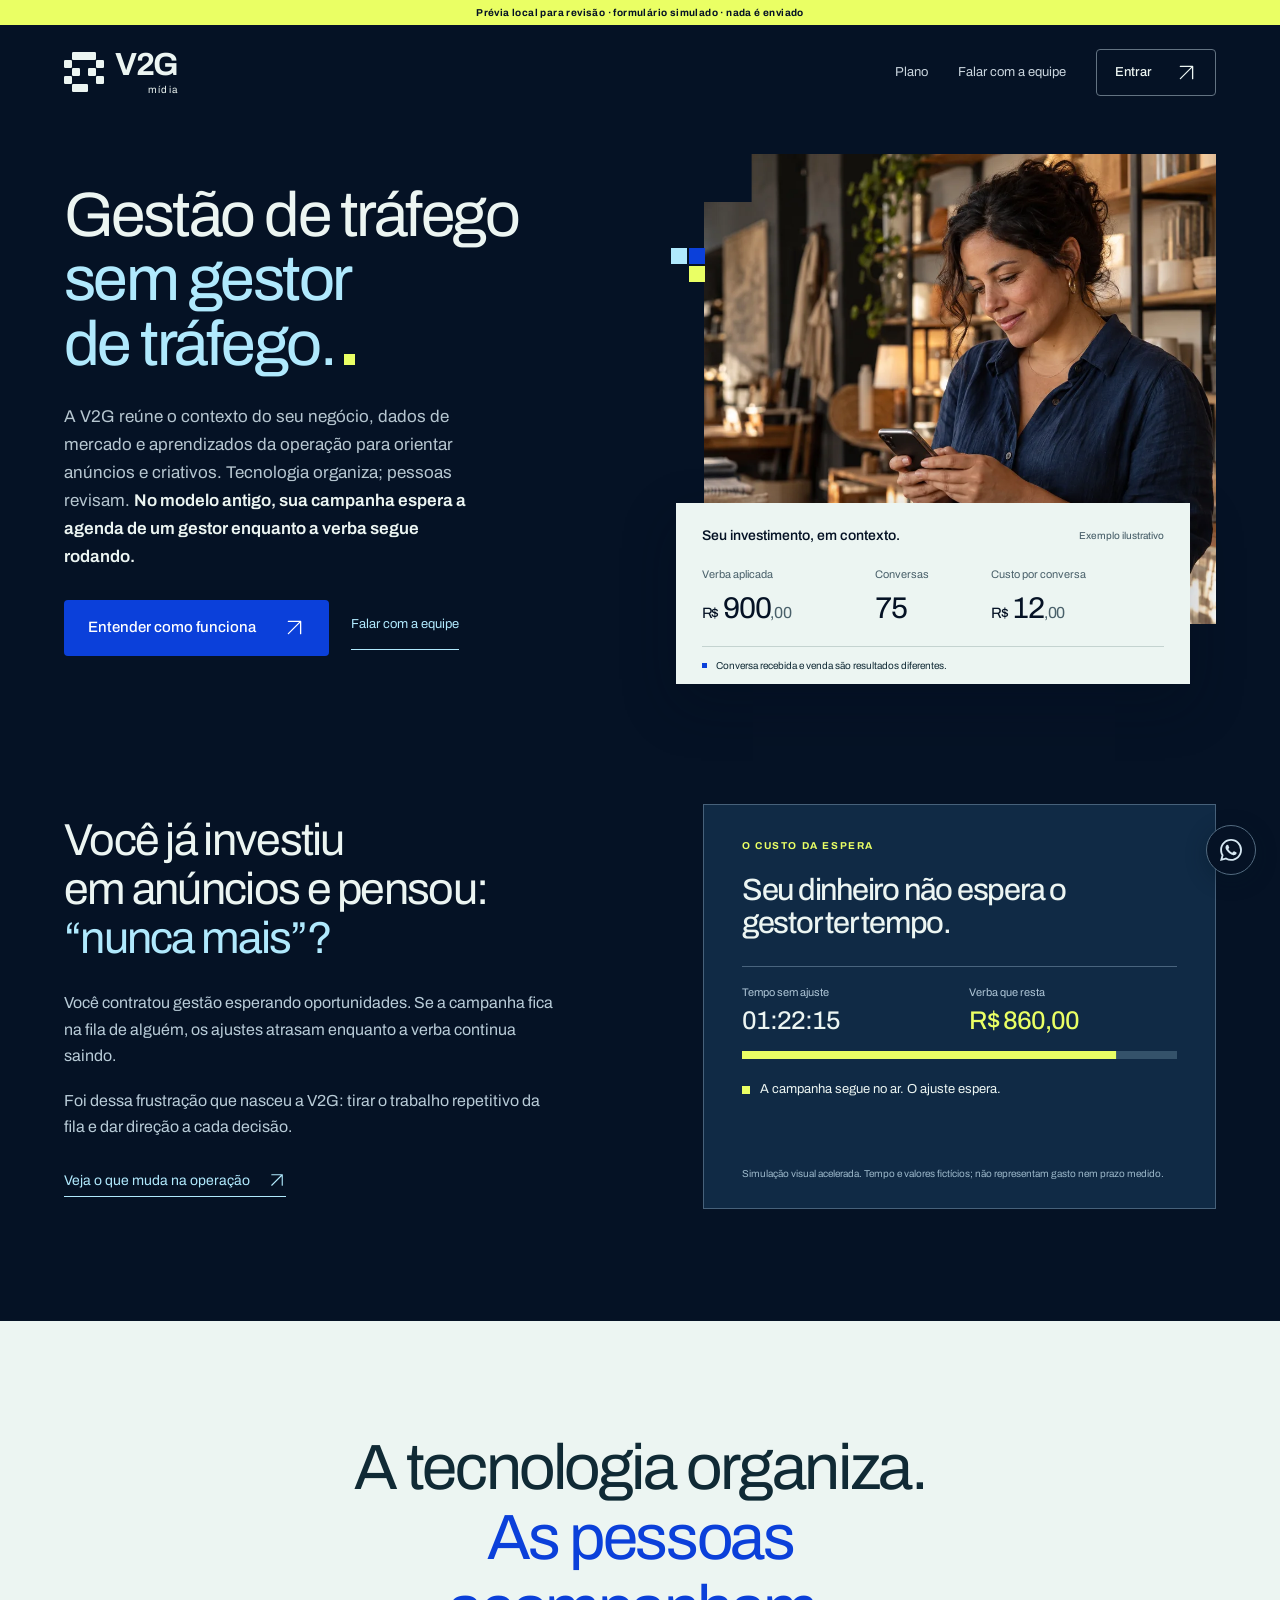
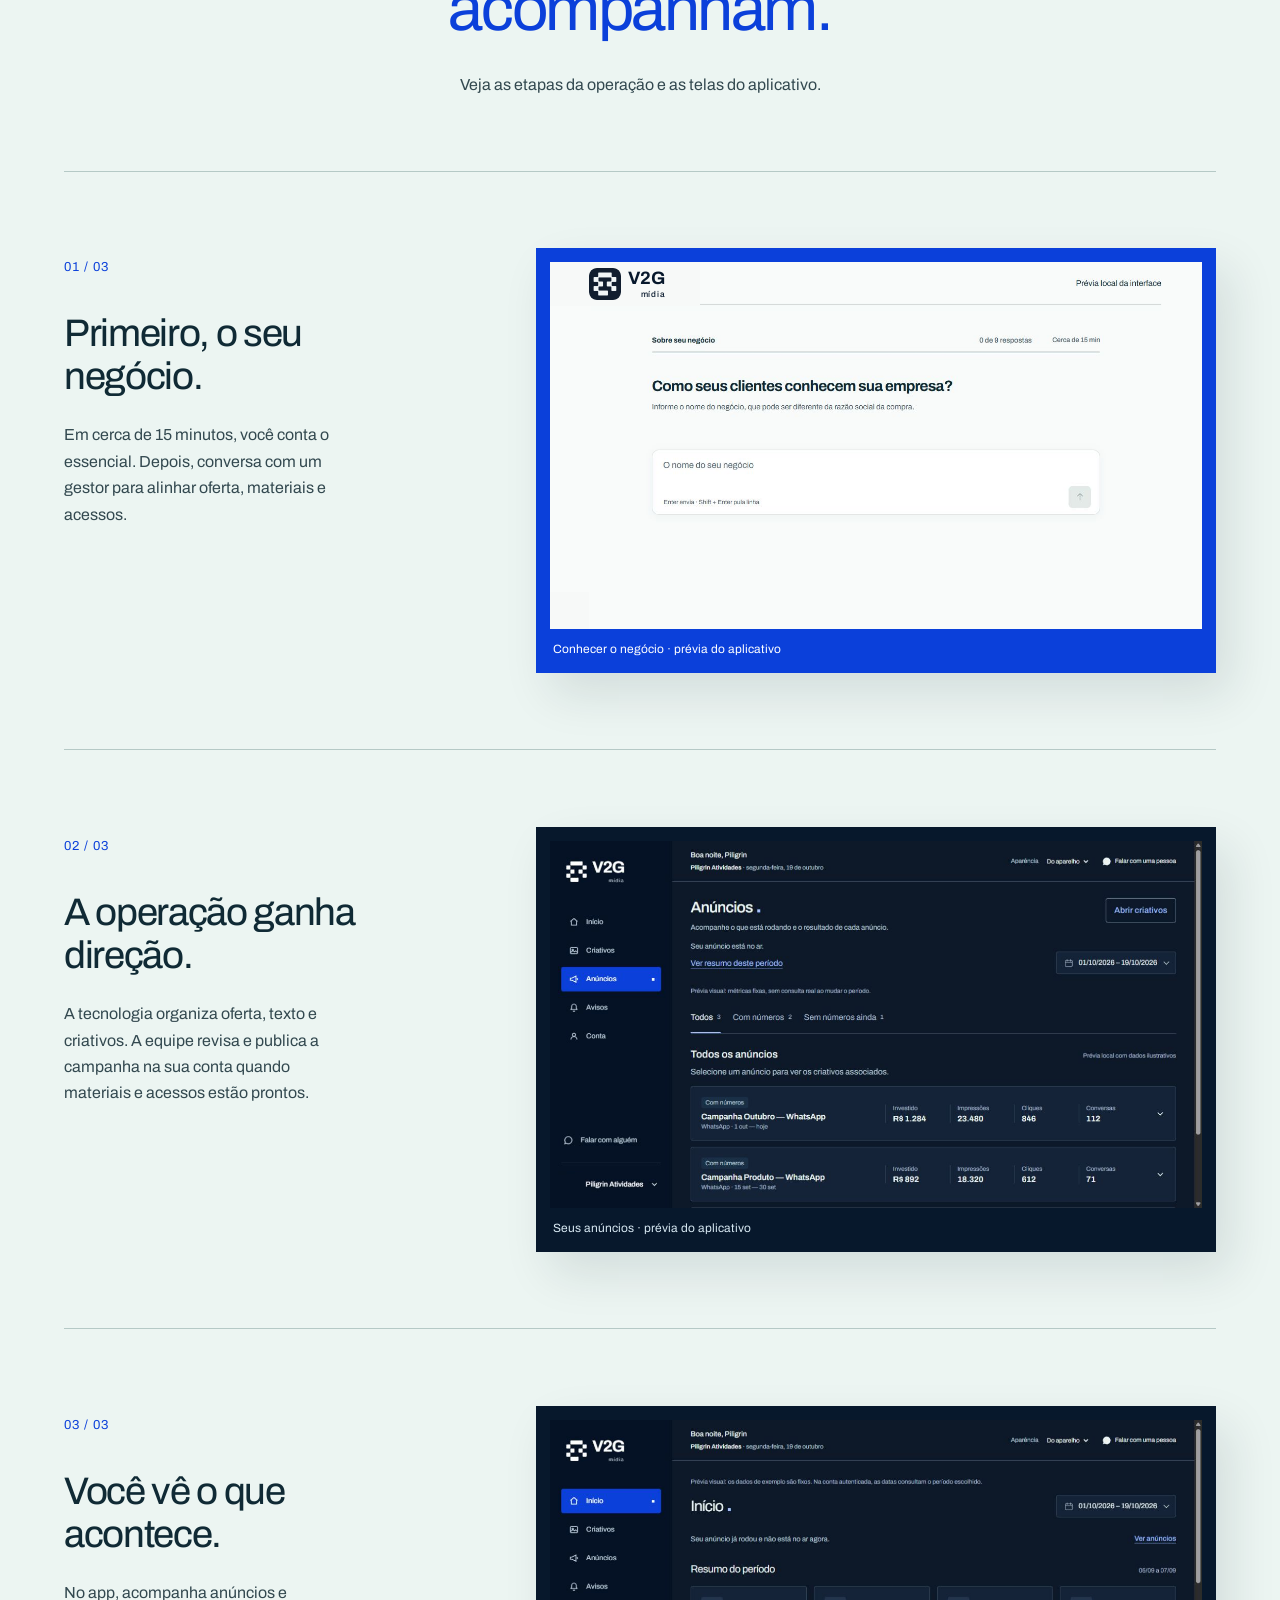
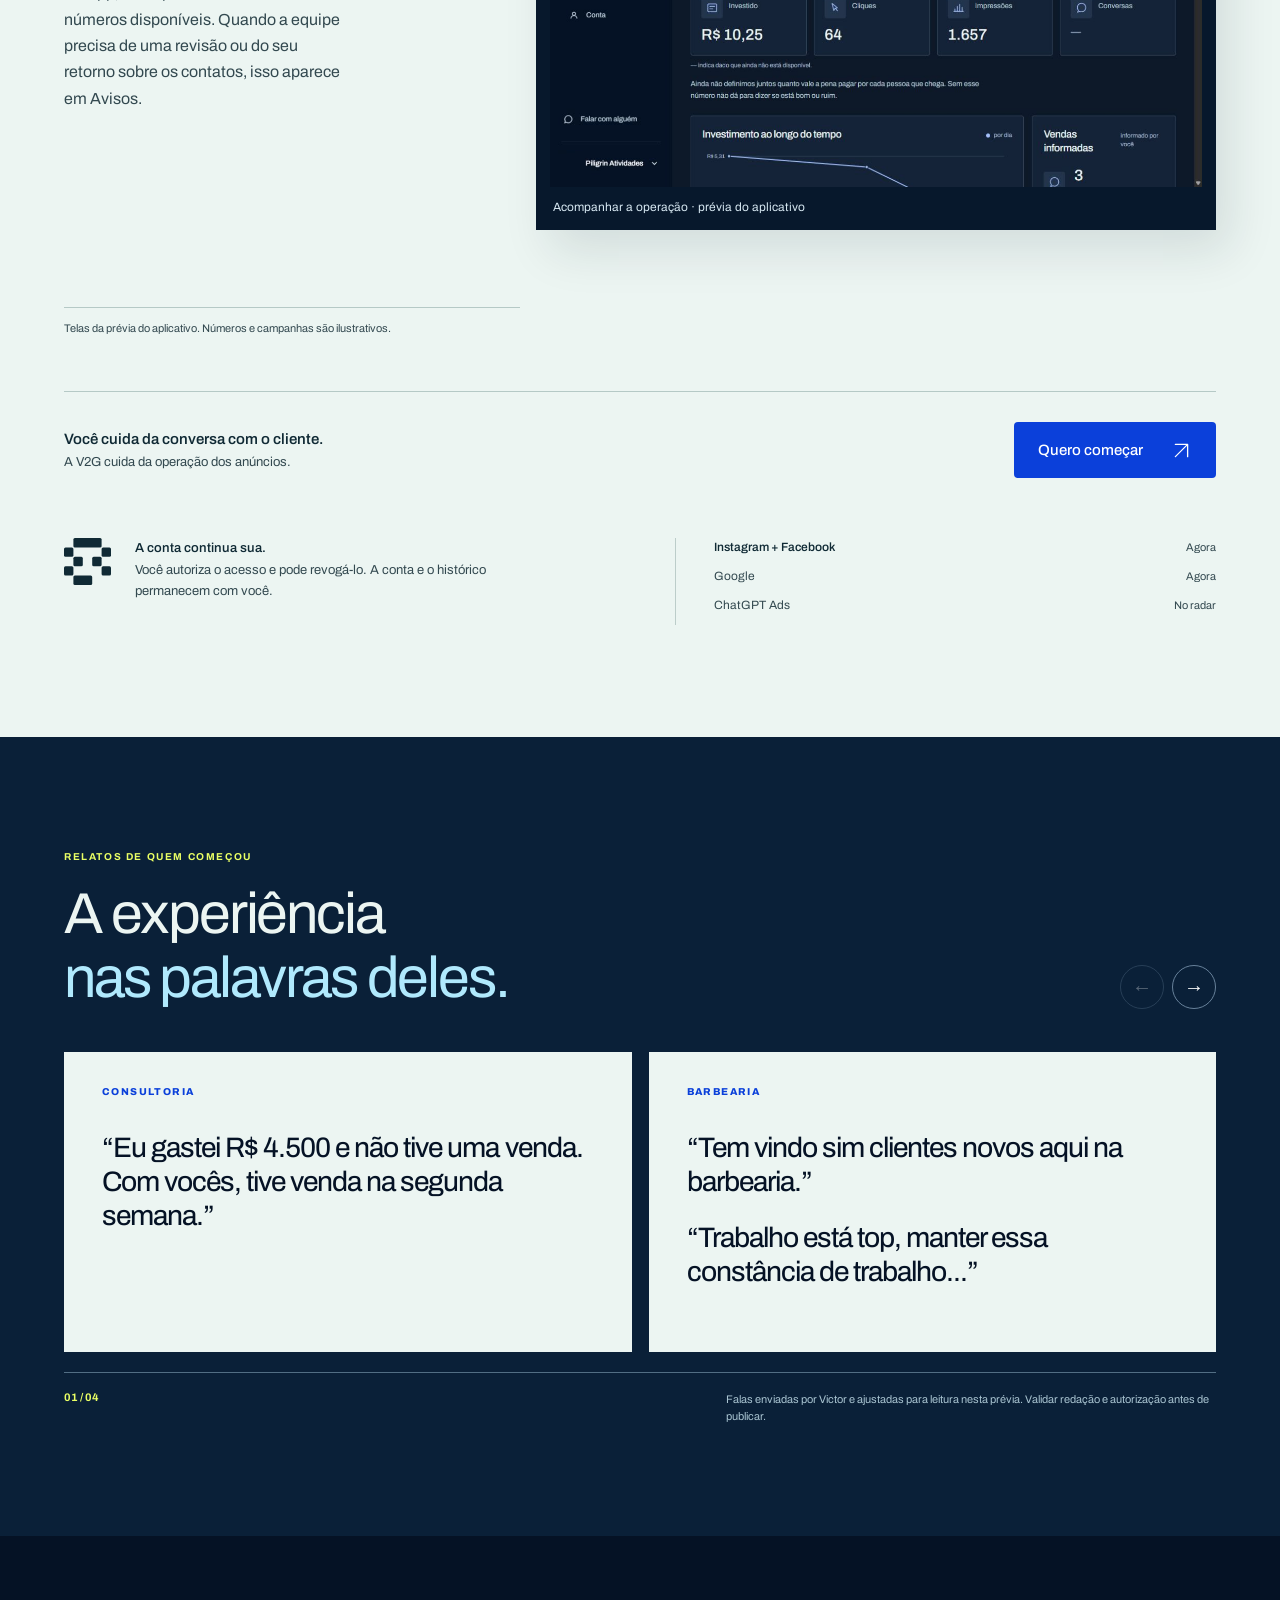
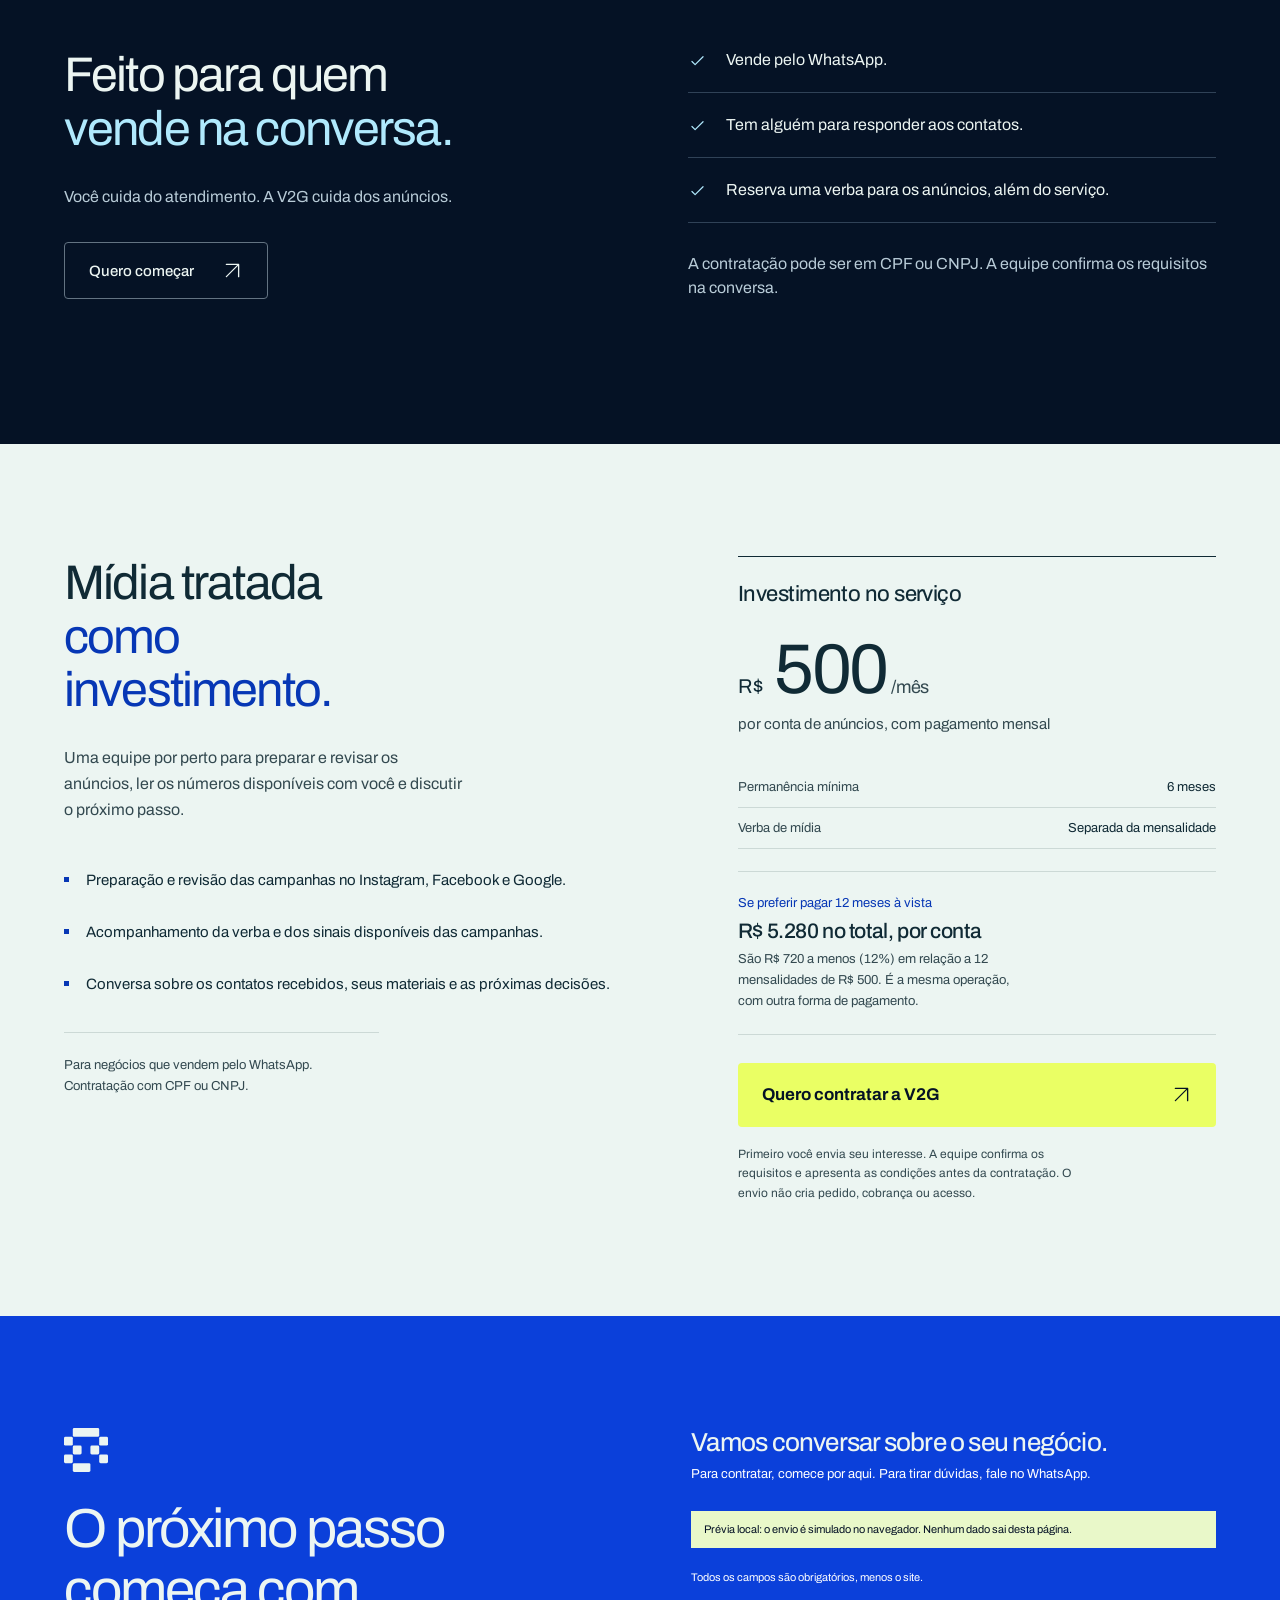
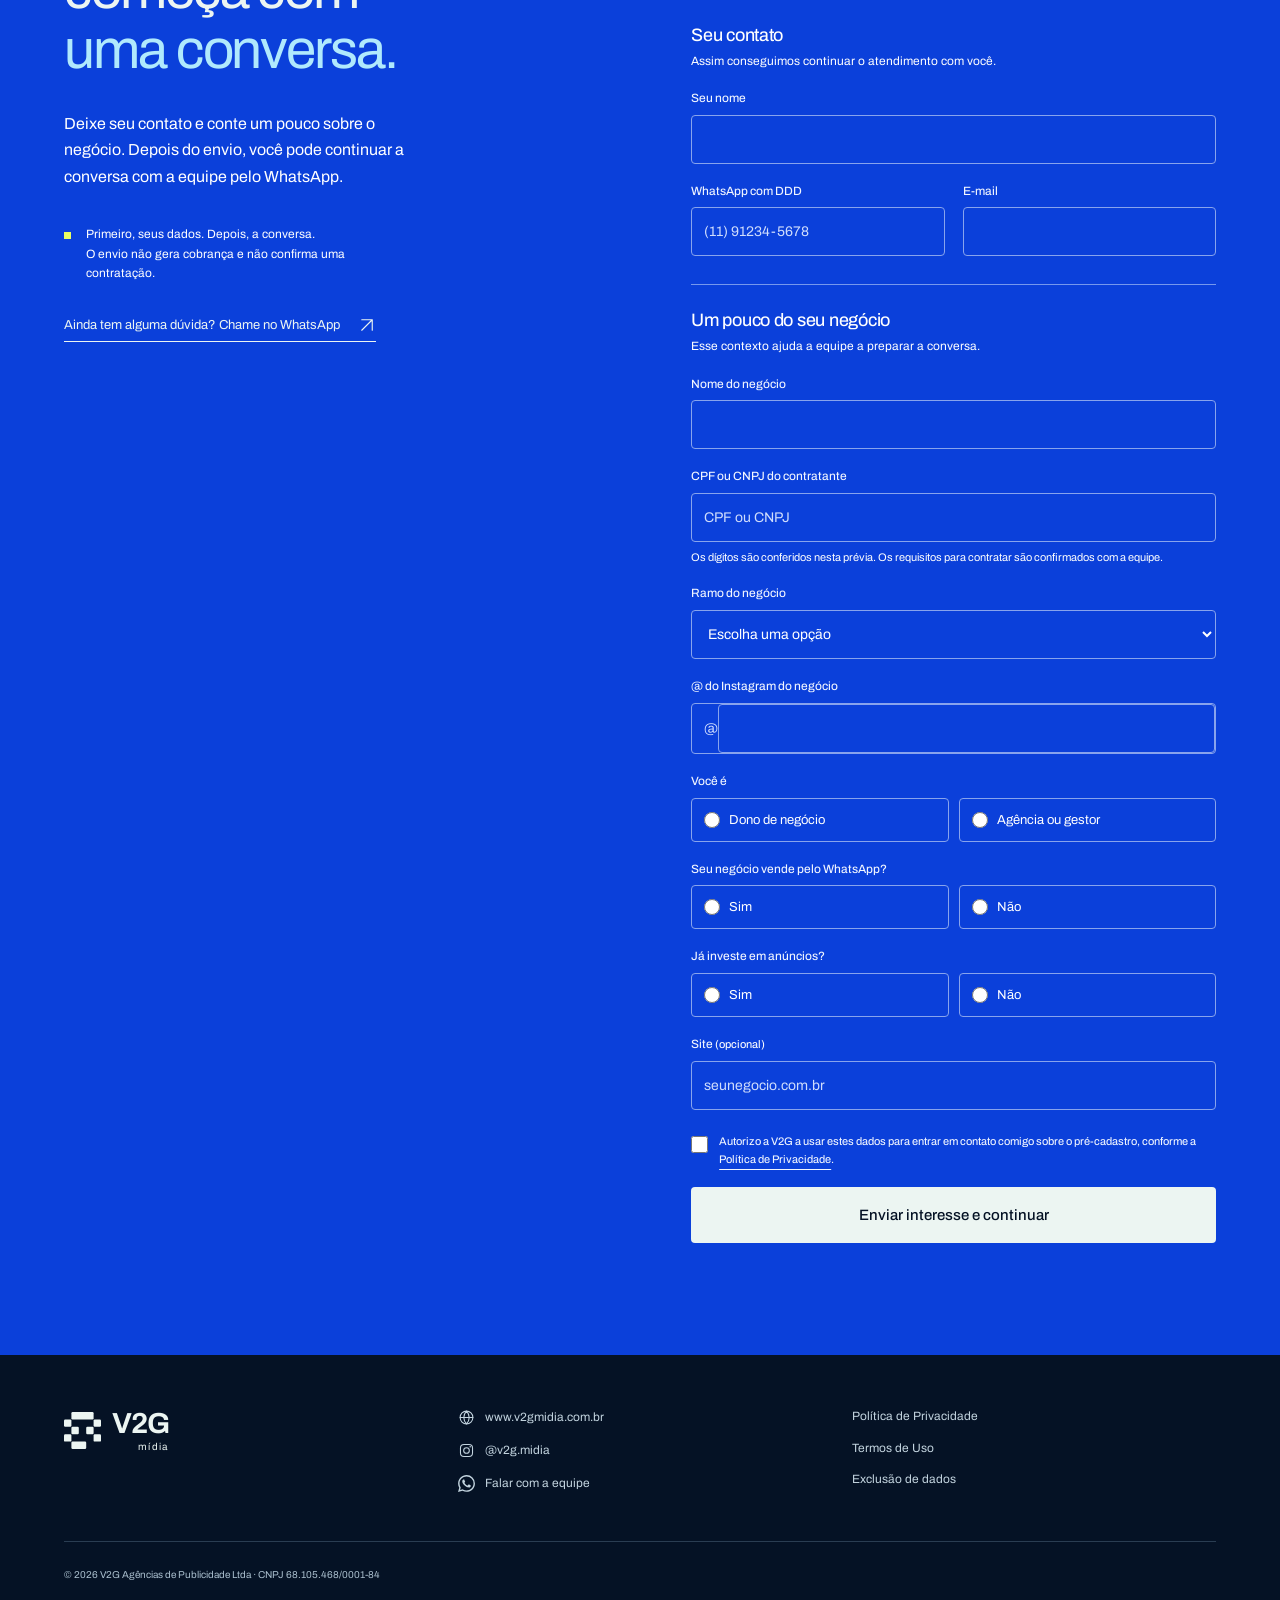
<file: preview-copy.html>
<!doctype html>
<html lang="pt-BR">
<head>
<meta charset="utf-8">
<meta name="viewport" content="width=device-width, initial-scale=1">
<title>Prévia de copy — V2G mídia</title>
<meta name="robots" content="noindex,nofollow">
<meta name="description" content="Anúncios no Instagram e Facebook com tecnologia e acompanhamento humano. Entenda a verba aplicada, os sinais disponíveis da campanha e o próximo passo.">
<meta name="theme-color" content="#051225">
<link rel="canonical" href="https://www.v2gmidia.com.br/">
<script type="application/ld+json">
{"@context":"https://schema.org","@type":"Organization","name":"V2G mídia","legalName":"V2G Agências de Publicidade Ltda","url":"https://www.v2gmidia.com.br/","logo":"https://www.v2gmidia.com.br/assets/marca/icone-1080.png","sameAs":["https://www.instagram.com/v2g.midia/"]}
</script>

<meta property="og:type" content="website">
<meta property="og:locale" content="pt_BR">
<meta property="og:site_name" content="V2G">
<meta property="og:url" content="https://www.v2gmidia.com.br/">
<meta property="og:title" content="V2G mídia — Mais clareza para investir em anúncios.">
<meta property="og:description" content="Anúncios no Instagram e Facebook com tecnologia e acompanhamento humano. Entenda a verba aplicada, os sinais disponíveis da campanha e o próximo passo.">
<meta property="og:image" content="https://www.v2gmidia.com.br/assets/negocio-v5.webp">
<meta property="og:image:width" content="1280">
<meta property="og:image:height" content="853">
<meta property="og:image:alt" content="Empreendedora acompanhando seu negócio pelo celular.">
<meta name="twitter:card" content="summary_large_image">
<meta name="twitter:title" content="V2G mídia — Mais clareza para investir em anúncios.">
<meta name="twitter:description" content="Anúncios no Instagram e Facebook com tecnologia e acompanhamento humano. Entenda a verba aplicada, os sinais disponíveis da campanha e o próximo passo.">
<meta name="twitter:image" content="https://www.v2gmidia.com.br/assets/negocio-v5.webp">

<link rel="icon" href="/assets/preview-produto/icone-webapp.png" type="image/png" sizes="512x512">
<link rel="apple-touch-icon" href="/assets/preview-produto/icone-webapp.png">
<link rel="preload" href="/assets/fontes/archivo-var-latin.woff2" as="font" type="font/woff2" crossorigin>
<link rel="stylesheet" href="/assets/lp.v5.css">
<link rel="stylesheet" href="/assets/lp-refino.v5.css">
<link rel="stylesheet" href="/assets/jornada.v6.css">
<link rel="stylesheet" href="/assets/contraste.v1.css">
<link rel="stylesheet" href="/assets/preview-copy.css">
<link rel="stylesheet" href="/assets/preview-produto.css">
</head>
<body id="inicio">
<a class="pular" href="#conteudo">Pular para o conteúdo</a>
<div class="preview-ribbon" role="status">Prévia local para revisão · formulário simulado · nada é enviado</div>
<header class="site-header"><div class="wrap header-inner"><a href="#inicio" class="brand"><svg viewBox="0 0 50 50" aria-hidden="true"><use href="/assets/marca/simbolo.svg#v2g"/></svg><span>V2G<small>mídia</small></span></a><nav aria-label="Navegação principal"><a href="#plano" class="nav-text nav-conversao">Plano</a><a href="#pre-cadastro" class="nav-text nav-conversao">Falar com a equipe</a><a class="button button-small button-outline" href="https://v2g-deploy-webapp.vercel.app/entrar?modo=login" data-app-link="login">Entrar <svg class="arrow" viewBox="0 0 24 24" aria-hidden="true"><path d="M5 19 19 5M5 5h14v14"/></svg></a></nav></div><div class="reading-progress" aria-hidden="true"></div></header>
<main id="conteudo">
<section class="hero wrap" aria-labelledby="hero-titulo">
  <div class="hero-copy"><h1 id="hero-titulo" data-reveal><span class="reveal-line">Gestão de tráfego</span> <span class="reveal-line"><em>sem gestor</em></span> <span class="reveal-line"><em>de tráfego.</em><span class="square" aria-hidden="true"></span></span></h1><p>A V2G reúne o contexto do seu negócio, dados de mercado e aprendizados da operação para orientar anúncios e criativos. Tecnologia organiza; pessoas revisam. <strong>No modelo antigo, sua campanha espera a agenda de um gestor enquanto a verba segue rodando.</strong></p><div class="hero-actions"><a class="button button-blue" href="#o-que-faz">Entender como funciona <svg class="arrow" viewBox="0 0 24 24" aria-hidden="true"><path d="M5 19 19 5M5 5h14v14"/></svg></a><a class="text-link" href="#pre-cadastro">Falar com a equipe</a></div></div>
  <div class="hero-art"><div class="photo-frame"><img src="/assets/negocio-v5.webp" width="1280" height="853" fetchpriority="high" alt="Cena ilustrativa de uma empreendedora acompanhando seu negócio pelo celular."></div><div class="pixel-accent" aria-hidden="true"><i></i><i></i><i></i><i></i></div><div class="account-preview"><div class="account-top"><span>Seu investimento, em contexto.</span><span class="demo-label">Exemplo ilustrativo</span></div><dl><div><dt>Verba aplicada</dt><dd><small>R$</small> 900<span>,00</span></dd></div><div><dt>Conversas</dt><dd>75</dd></div><div><dt>Custo por conversa</dt><dd><small>R$</small> 12<span>,00</span></dd></div></dl><div class="account-foot"><span></span>Conversa recebida e venda são resultados diferentes.</div></div></div>
</section>
<section class="section problem" id="problema" aria-labelledby="problema-titulo">
  <div class="wrap split">
    <div class="section-copy">
      <h2 id="problema-titulo" data-reveal><span class="reveal-line">Você já investiu</span> <span class="reveal-line">em anúncios e pensou:</span> <span class="reveal-line"><em>“nunca mais”?</em></span></h2>
      <p>Você contratou gestão esperando oportunidades. Se a campanha fica na fila de alguém, os ajustes atrasam enquanto a verba continua saindo.</p>
      <p>Foi dessa frustração que nasceu a V2G: tirar o trabalho repetitivo da fila e dar direção a cada decisão.</p>
      <a class="text-link" href="#o-que-faz">Veja o que muda na operação <svg class="arrow" viewBox="0 0 24 24" aria-hidden="true"><path d="M5 19 19 5M5 5h14v14"/></svg></a>
    </div>
    <figure class="pain-clock" data-pain-clock aria-labelledby="pain-clock-caption">
      <span class="pain-clock-kicker">O CUSTO DA ESPERA</span>
      <strong>Seu dinheiro não espera o gestor ter tempo.</strong>
      <div class="pain-clock-numbers" aria-hidden="true"><div><span>Tempo sem ajuste</span><strong data-pain-time>00:00:00</strong></div><div><span>Verba que resta</span><strong data-pain-budget>R$ 1.000,00</strong></div></div>
      <div class="pain-budget-rail" aria-hidden="true"><i></i></div>
      <p class="pain-clock-status"><span aria-hidden="true"></span><span data-pain-status>A campanha segue no ar. O ajuste espera.</span></p>
      <figcaption id="pain-clock-caption">Simulação visual acelerada. Tempo e valores fictícios; não representam gasto nem prazo medido.</figcaption>
    </figure>
  </div>
</section>

<section class="section product-story" id="o-que-faz" aria-labelledby="produto-titulo">
  <div class="wrap">
    <div class="product-intro" id="como-funciona">
      <div class="product-intro-copy"><h2 id="produto-titulo" data-reveal><span class="reveal-line">A tecnologia organiza.</span> <span class="reveal-line"><em>As pessoas acompanham.</em></span></h2><p>Veja as etapas da operação e as telas do aplicativo.</p></div>
    </div>
    <div class="product-steps">
      <article class="product-step">
        <div class="product-step-copy">
          <span class="product-index">01 / 03</span>
          <h3>Primeiro, o seu negócio.</h3>
          <p>Em cerca de 15 minutos, você conta o essencial. Depois, conversa com um gestor para alinhar oferta, materiais e acessos.</p>
        </div>
        <figure class="product-frame product-frame-light">
          <div class="product-screen product-screen-light"><img src="/assets/preview-produto/negocio-original.jpg" width="1280" height="720" loading="lazy" alt="Tela da prévia do WebApp mostrando as perguntas iniciais sobre o negócio."><span class="product-screen-brand" aria-hidden="true"><img src="/assets/preview-produto/icone-webapp.png" width="512" height="512" alt=""><span>V2G<small>mídia</small></span></span><span class="product-screen-badge-mask" aria-hidden="true"></span></div>
          <figcaption>Conhecer o negócio · prévia do aplicativo</figcaption>
        </figure>
      </article>
      <article class="product-step">
        <div class="product-step-copy">
          <span class="product-index">02 / 03</span>
          <h3>A operação ganha direção.</h3>
          <p>A tecnologia organiza oferta, texto e criativos. A equipe revisa e publica a campanha na sua conta quando materiais e acessos estão prontos.</p>
        </div>
        <figure class="product-frame">
          <div class="product-screen"><img src="/assets/preview-produto/anuncios-original.jpg" width="1265" height="712" loading="lazy" alt="Tela de demonstração do WebApp com a lista de anúncios e dados ilustrativos."><span class="product-screen-badge-mask product-screen-badge-mask-dark" aria-hidden="true"></span></div>
          <figcaption>Seus anúncios · prévia do aplicativo</figcaption>
        </figure>
      </article>
      <article class="product-step">
        <div class="product-step-copy">
          <span class="product-index">03 / 03</span>
          <h3>Você vê o que acontece.</h3>
          <p>No app, acompanha anúncios e números disponíveis. Quando a equipe precisa de uma revisão ou do seu retorno sobre os contatos, isso aparece em Avisos.</p>
        </div>
        <figure class="product-frame">
          <div class="product-screen"><img src="/assets/preview-produto/inicio-original.jpg" width="1265" height="712" loading="lazy" alt="Tela de demonstração do início do WebApp, com resumo de campanha e dados ilustrativos."><span class="product-screen-badge-mask product-screen-badge-mask-dark" aria-hidden="true"></span></div>
          <figcaption>Acompanhar a operação · prévia do aplicativo</figcaption>
        </figure>
      </article>
    </div>
    <p class="product-disclaimer">Telas da prévia do aplicativo. Números e campanhas são ilustrativos.</p>
    <div class="product-close"><p><strong>Você cuida da conversa com o cliente.</strong>A V2G cuida da operação dos anúncios.</p><a class="button button-blue" href="#pre-cadastro">Quero começar<svg class="arrow" viewBox="0 0 24 24" aria-hidden="true"><path d="M5 19 19 5M5 5h14v14"/></svg></a></div>
    <div class="ownership-band"><div><svg viewBox="0 0 50 50" aria-hidden="true"><use href="/assets/marca/simbolo.svg#v2g"/></svg><p><strong>A conta continua sua.</strong><br>Você autoriza o acesso e pode revogá-lo. A conta e o histórico permanecem com você.</p></div><div class="channels"><p><strong>Instagram + Facebook</strong><span>Agora</span></p><p>Google<span>Agora</span></p><p>ChatGPT Ads<span>No radar</span></p></div></div>
  </div>
</section>
<section class="section feedback-section" id="relatos" aria-labelledby="relatos-titulo"><div class="wrap"><div class="feedback-head"><div><p class="feedback-kicker">RELATOS DE QUEM COMEÇOU</p><h2 id="relatos-titulo" data-reveal><span class="reveal-line">A experiência</span> <span class="reveal-line"><em>nas palavras deles.</em></span></h2></div><div class="feedback-controls"><button type="button" data-feedback-prev aria-label="Ver depoimento anterior">←</button><button type="button" data-feedback-next aria-label="Ver próximo depoimento">→</button></div></div><div class="feedback-track" data-feedback-track tabindex="0" role="region" aria-label="Depoimentos; deslize para ver mais"><article class="feedback-card"><span class="feedback-sector">CONSULTORIA</span><blockquote>“Eu gastei R$ 4.500 e não tive uma venda. Com vocês, tive venda na segunda semana.”</blockquote></article><article class="feedback-card"><span class="feedback-sector">BARBEARIA</span><blockquote><p>“Tem vindo sim clientes novos aqui na barbearia.”</p><p>“Trabalho está top, manter essa constância de trabalho...”</p></blockquote></article><article class="feedback-card"><span class="feedback-sector">SEGUROS</span><blockquote>“Esta semana os leads começaram a chegar! Ontem e hoje chegaram cinco cotações.”</blockquote></article><article class="feedback-card"><span class="feedback-sector">ARBORISMO</span><blockquote>“Nunca tinha rodado anúncios. Em quatro dias, já apresentei quatro propostas.”</blockquote></article></div><div class="feedback-foot"><span data-feedback-count>01 / 04</span><p>Falas enviadas por Victor e ajustadas para leitura nesta prévia. Validar redação e autorização antes de publicar.</p></div></div></section>

<section class="section audience" id="para-quem" aria-labelledby="quem-titulo"><div class="wrap audience-grid"><div><h2 id="quem-titulo" data-reveal><span class="reveal-line">Feito para quem</span> <span class="reveal-line"><em>vende na conversa.</em></span></h2><p>Você cuida do atendimento. A V2G cuida dos anúncios.</p><a class="button button-outline" href="#pre-cadastro">Quero começar<svg class="arrow" viewBox="0 0 24 24" aria-hidden="true"><path d="M5 19 19 5M5 5h14v14"/></svg></a></div><div class="audience-content"><ul class="check-list"><li><svg viewBox="0 0 24 24" aria-hidden="true"><path d="M5 12l4 4L19 6"/></svg><span>Vende pelo WhatsApp.</span></li><li><svg viewBox="0 0 24 24" aria-hidden="true"><path d="M5 12l4 4L19 6"/></svg><span>Tem alguém para responder aos contatos.</span></li><li><svg viewBox="0 0 24 24" aria-hidden="true"><path d="M5 12l4 4L19 6"/></svg><span>Reserva uma verba para os anúncios, além do serviço.</span></li></ul><p class="audience-document">A contratação pode ser em CPF ou CNPJ. A equipe confirma os requisitos na conversa.</p></div></div></section>

<section class="section plan-section" id="plano" aria-labelledby="plano-titulo">
  <div class="wrap plan-layout">
    <div class="plan-copy">
      <h2 id="plano-titulo" data-reveal><span class="reveal-line">Mídia tratada</span> <span class="reveal-line"><em>como investimento.</em></span></h2>
      <p>Uma equipe por perto para preparar e revisar os anúncios, ler os números disponíveis com você e discutir o próximo passo.</p>
      <ul class="plan-includes">
        <li>Preparação e revisão das campanhas no Instagram, Facebook e Google.</li>
        <li>Acompanhamento da verba e dos sinais disponíveis das campanhas.</li>
        <li>Conversa sobre os contatos recebidos, seus materiais e as próximas decisões.</li>
      </ul>
      <p class="plan-fit">Para negócios que vendem pelo WhatsApp. Contratação com CPF ou CNPJ.</p>
    </div>
    <div class="plan-offer">
      <h3>Investimento no serviço</h3>
      <p class="plan-price"><span>R$</span> 500<span>/mês</span></p>
      <p class="plan-unit">por conta de anúncios, com pagamento mensal</p>
      <dl class="plan-terms"><div><dt>Permanência mínima</dt><dd>6 meses</dd></div><div><dt>Verba de mídia</dt><dd>Separada da mensalidade</dd></div></dl>
      <div class="plan-annual"><span>Se preferir pagar 12 meses à vista</span><strong>R$ 5.280 no total, por conta</strong><p>São R$ 720 a menos (12%) em relação a 12 mensalidades de R$ 500. É a mesma operação, com outra forma de pagamento.</p></div>
      <a class="button button-blue" href="#pre-cadastro">Quero contratar a V2G <svg class="arrow" viewBox="0 0 24 24" aria-hidden="true"><path d="M5 19 19 5M5 5h14v14"/></svg></a>
      <p class="plan-assisted">Primeiro você envia seu interesse. A equipe confirma os requisitos e apresenta as condições antes da contratação. O envio não cria pedido, cobrança ou acesso.</p>
    </div>
  </div>
</section>

<section class="section registration" id="pre-cadastro" aria-labelledby="form-titulo" tabindex="-1"><div class="wrap registration-grid"><div class="registration-copy"><div class="form-symbol" aria-hidden="true"><svg viewBox="0 0 50 50" aria-hidden="true"><use href="/assets/marca/simbolo.svg#v2g"/></svg></div><h2 id="form-titulo" data-reveal><span class="reveal-line">O próximo passo</span> <span class="reveal-line">começa com</span> <span class="reveal-line"><em>uma conversa.</em></span></h2><p>Deixe seu contato e conte um pouco sobre o negócio. Depois do envio, você pode continuar a conversa com a equipe pelo WhatsApp.</p><div class="registration-note"><span class="square" aria-hidden="true"></span><p>Primeiro, seus dados. Depois, a conversa.<br>O envio não gera cobrança e não confirma uma contratação.</p></div><a class="text-link" href="https://wa.me/5521980351531" target="_blank" rel="noopener">Ainda tem alguma dúvida? Chame no WhatsApp <svg class="arrow" viewBox="0 0 24 24" aria-hidden="true"><path d="M5 19 19 5M5 5h14v14"/></svg></a></div><div class="form-caixa" id="form-caixa"><h3>Vamos conversar sobre o seu negócio.</h3><p class="form-intro">Para contratar, comece por aqui. Para tirar dúvidas, fale no WhatsApp.</p><p class="preview-form-note">Prévia local: o envio é simulado no navegador. Nenhum dado sai desta página.</p><form id="form-pre-cadastro" action="/preview-nao-envia" method="post" novalidate>
          <p class="form-aviso">Todos os campos são obrigatórios, menos o site.</p>
          <div class="form-section-heading"><h4>Seu contato</h4><p>Assim conseguimos continuar o atendimento com você.</p></div>

          <div class="campo">
            <label for="f-nome">Seu nome</label>
            <input id="f-nome" name="nome" type="text" autocomplete="name" required maxlength="120">
            <p class="erro" id="e-nome"></p>
          </div>

          <div class="campo">
            <label for="f-whatsapp">WhatsApp com DDD</label>
            <input id="f-whatsapp" name="whatsapp" type="tel" inputmode="numeric" autocomplete="tel-national" placeholder="(11) 91234-5678" required maxlength="16">
            <p class="erro" id="e-whatsapp"></p>
          </div>

          <div class="campo">
            <label for="f-email">E-mail</label>
            <input id="f-email" name="email" type="email" autocomplete="email" inputmode="email" required maxlength="160">
            <p class="erro" id="e-email"></p>
          </div>

          <div class="form-section-heading form-section-business"><h4>Um pouco do seu negócio</h4><p>Esse contexto ajuda a equipe a preparar a conversa.</p></div>
          <div class="campo">
            <label for="f-negocio">Nome do negócio</label>
            <input id="f-negocio" name="negocio" type="text" autocomplete="organization" required maxlength="120">
            <p class="erro" id="e-negocio"></p>
          </div>

          <div class="campo">
            <label for="f-documento">CPF ou CNPJ do contratante</label>
            <input id="f-documento" name="documento" type="text" inputmode="numeric" autocomplete="off" placeholder="CPF ou CNPJ" required maxlength="18">
            <p class="campo-ajuda">Os dígitos são conferidos nesta prévia. Os requisitos para contratar são confirmados com a equipe.</p>
            <p class="erro" id="e-documento"></p>
          </div>

          <div class="campo">
            <label for="f-nicho">Ramo do negócio</label>
            <select id="f-nicho" name="nicho" required>
              <option value="">Escolha uma opção</option>
              <option value="restaurante_delivery">Restaurante / delivery</option>
              <option value="salao_estetica">Salão / estética</option>
              <option value="clinica_saude">Clínica / saúde</option>
              <option value="loja_varejo">Loja / varejo</option>
              <option value="servicos_profissionais">Serviços profissionais (advocacia, arquitetura, contabilidade)</option>
              <option value="servicos_locais">Serviços locais (reparos, oficina)</option>
              <option value="outro">Outro</option>
            </select>
            <p class="erro" id="e-nicho"></p>
          </div>

          <div class="campo" id="campo-nicho-outro">
            <label for="f-nicho-outro">Se marcou “Outro”, qual ramo?</label>
            <input id="f-nicho-outro" name="nicho_outro" type="text" maxlength="80">
            <p class="erro" id="e-nicho_outro"></p>
          </div>

          <div class="campo">
            <label for="f-instagram">@ do Instagram do negócio</label>
            <div class="com-prefixo"><span aria-hidden="true">@</span><input id="f-instagram" name="instagram" type="text" autocapitalize="none" autocorrect="off" spellcheck="false" required maxlength="31"></div>
            <p class="erro" id="e-instagram"></p>
          </div>

          <fieldset class="campo">
            <legend>Você é</legend>
            <div class="opcoes">
              <label class="opcao"><input type="radio" name="perfil" value="dono" required><span>Dono de negócio</span></label>
              <label class="opcao"><input type="radio" name="perfil" value="agencia"><span>Agência ou gestor</span></label>
            </div>
            <p class="erro" id="e-perfil"></p>
          </fieldset>

          <fieldset class="campo">
            <legend>Seu negócio vende pelo WhatsApp?</legend>
            <div class="opcoes">
              <label class="opcao"><input type="radio" name="vende_whatsapp" value="sim" required><span>Sim</span></label>
              <label class="opcao"><input type="radio" name="vende_whatsapp" value="nao"><span>Não</span></label>
            </div>
            <p class="erro" id="e-vende_whatsapp"></p>
          </fieldset>

          <fieldset class="campo">
            <legend>Já investe em anúncios?</legend>
            <div class="opcoes">
              <label class="opcao"><input type="radio" name="investe_anuncios" value="sim" required><span>Sim</span></label>
              <label class="opcao"><input type="radio" name="investe_anuncios" value="nao"><span>Não</span></label>
            </div>
            <p class="erro" id="e-investe_anuncios"></p>
          </fieldset>

          <div class="campo" id="campo-faixa">
            <label for="f-faixa">Se já investe: quanto, por mês, mais ou menos?</label>
            <select id="f-faixa" name="faixa_investimento">
              <option value="">Escolha uma faixa</option>
              <option value="ate_500">Até R$ 500</option>
              <option value="500_2000">R$ 500 a R$ 2.000</option>
              <option value="2000_5000">R$ 2.000 a R$ 5.000</option>
              <option value="acima_5000">Acima de R$ 5.000</option>
            </select>
            <p class="erro" id="e-faixa_investimento"></p>
          </div>

          <div class="campo">
            <label for="f-site">Site <span class="opcional">(opcional)</span></label>
            <input id="f-site" name="site" type="text" inputmode="url" autocomplete="url" autocapitalize="none" spellcheck="false" placeholder="seunegocio.com.br" maxlength="200">
            <p class="erro" id="e-site"></p>
          </div>

          <!-- antispam: humanos não veem este campo -->
          <div class="pote" aria-hidden="true">
            <label for="f-empresa-url">Não preencha</label>
            <input id="f-empresa-url" name="empresa_url" type="text" tabindex="-1" autocomplete="off">
          </div>

          <input type="hidden" name="utm_source">
          <input type="hidden" name="utm_medium">
          <input type="hidden" name="utm_campaign">
          <input type="hidden" name="utm_content">
          <input type="hidden" name="pagina_origem">

          <div class="campo campo-consentimento">
            <label class="consentimento">
              <input type="checkbox" name="consentimento" value="sim" required>
              <span>Autorizo a V2G a usar estes dados para entrar em contato comigo sobre o pré-cadastro, conforme a <a href="/privacidade#pre-cadastro-site" target="_blank" rel="noopener">Política de Privacidade</a>.</span>
            </label>
            <p class="erro" id="e-consentimento"></p>
          </div>

          <p class="erro erro-geral" id="e-geral" role="alert"></p>
          <button type="submit" class="botao botao-principal botao-largo">Enviar interesse e continuar</button>
        </form><div class="enviado" id="form-enviado" tabindex="-1" hidden>
          <span class="quadrado quadrado-grande" aria-hidden="true"></span>
          <h3 class="enviado-titulo" id="enviado-titulo">Prévia concluída<span class="ponto">.</span></h3>
          <p id="enviado-mensagem">O formulário foi validado apenas neste navegador. Nenhum dado foi enviado. Na experiência real, a equipe confirmará os requisitos antes de orientar a compra; isso ainda não será um pedido ou pagamento.</p>
          <a id="contato-whatsapp" class="button button-paper" target="_blank" rel="noopener" hidden>Continuar no WhatsApp <svg class="arrow" viewBox="0 0 24 24" aria-hidden="true"><path d="M5 19 19 5M5 5h14v14"/></svg></a>
          <p class="enviado-ajuda">Esta é somente uma simulação da página.</p>
        </div></div></div></section>


</main>
<!--RODAPE-->
<footer class="rodape">
  <div class="faixa rodape-grade">
    <a href="#inicio" class="assinatura assinatura-escura">
      <svg class="assinatura-simbolo" viewBox="0 0 50 50" aria-hidden="true"><use href="/assets/marca/simbolo.svg#v2g"/></svg>
      <span class="assinatura-texto"><span class="assinatura-nome">V2G</span><span class="assinatura-apoio">mídia</span></span>
    </a>
    <ul class="rodape-contatos">
      <li><a href="https://www.v2gmidia.com.br/"><svg viewBox="0 0 24 24" aria-hidden="true" fill="none" stroke="currentColor" stroke-width="1.8" stroke-linecap="round" stroke-linejoin="round"><circle cx="12" cy="12" r="9"/><path d="M3 12h18M12 3c2.5 2.7 3.8 5.7 3.8 9s-1.3 6.3-3.8 9c-2.5-2.7-3.8-5.7-3.8-9S9.5 5.7 12 3z"/></svg>www.v2gmidia.com.br</a></li>
      <li><a href="https://www.instagram.com/v2g.midia/" target="_blank" rel="noopener"><svg viewBox="0 0 24 24" aria-hidden="true" fill="none" stroke="currentColor" stroke-width="1.8" stroke-linecap="round" stroke-linejoin="round"><rect x="3.5" y="3.5" width="17" height="17" rx="5"/><circle cx="12" cy="12" r="4"/><circle cx="17.2" cy="6.8" r="1.1" fill="currentColor" stroke="none"/></svg>@v2g.midia</a></li>
      <li><a href="#pre-cadastro"><svg viewBox="0 0 24 24" aria-hidden="true" fill="currentColor"><path d="M17.472 14.382c-.297-.149-1.758-.867-2.03-.967-.273-.099-.471-.148-.67.15-.197.297-.767.966-.94 1.164-.173.199-.347.223-.644.075-.297-.15-1.255-.463-2.39-1.475-.883-.788-1.48-1.761-1.653-2.059-.173-.297-.018-.458.13-.606.134-.133.298-.347.446-.52.149-.174.198-.298.298-.497.099-.198.05-.371-.025-.52-.075-.149-.669-1.612-.916-2.207-.242-.579-.487-.5-.669-.51-.173-.008-.371-.01-.57-.01-.198 0-.52.074-.792.372-.272.297-1.04 1.016-1.04 2.479 0 1.462 1.065 2.875 1.213 3.074.149.198 2.096 3.2 5.077 4.487.709.306 1.262.489 1.694.625.712.227 1.36.195 1.871.118.571-.085 1.758-.719 2.006-1.413.248-.694.248-1.289.173-1.413-.074-.124-.272-.198-.57-.347m-5.421 7.403h-.004a9.87 9.87 0 0 1-5.031-1.378l-.361-.214-3.741.982.998-3.648-.235-.374a9.86 9.86 0 0 1-1.51-5.26c.001-5.45 4.436-9.884 9.888-9.884 2.64 0 5.122 1.03 6.988 2.898a9.825 9.825 0 0 1 2.893 6.994c-.003 5.45-4.437 9.884-9.885 9.884m8.413-18.297A11.815 11.815 0 0 0 12.05 0C5.495 0 .16 5.335.157 11.892c0 2.096.547 4.142 1.588 5.945L.057 24l6.305-1.654a11.882 11.882 0 0 0 5.683 1.448h.005c6.554 0 11.89-5.335 11.893-11.893a11.821 11.821 0 0 0-3.48-8.413z"/></svg>Falar com a equipe</a></li>
    </ul>
    <ul class="rodape-legais">
      <li><a href="/privacidade">Política de Privacidade</a></li>
      <li><a href="/termos">Termos de Uso</a></li>
      <li><a href="/exclusao-de-dados">Exclusão de dados</a></li>
    </ul>
    <p class="rodape-legal">© <span id="ano">2026</span> V2G Agências de Publicidade Ltda · CNPJ 68.105.468/0001-84</p>
  </div>
</footer>
<!--/RODAPE-->
<nav aria-label="Atalhos de contato">
<div class="barra-fixa" id="barra-fixa"><span>Anúncios com mais clareza.</span><a class="button button-blue button-small" href="#pre-cadastro">Falar com a equipe<svg class="arrow" viewBox="0 0 24 24" aria-hidden="true"><path d="M5 19 19 5M5 5h14v14"/></svg></a></div>
<a class="whats-flutua" href="https://wa.me/5521980351531" target="_blank" rel="noopener" aria-label="Falar com a V2G pelo WhatsApp"><svg viewBox="0 0 24 24" aria-hidden="true" fill="currentColor"><path d="M17.472 14.382c-.297-.149-1.758-.867-2.03-.967-.273-.099-.471-.148-.67.15-.197.297-.767.966-.94 1.164-.173.199-.347.223-.644.075-.297-.15-1.255-.463-2.39-1.475-.883-.788-1.48-1.761-1.653-2.059-.173-.297-.018-.458.13-.606.134-.133.298-.347.446-.52.149-.174.198-.298.298-.497.099-.198.05-.371-.025-.52-.075-.149-.669-1.612-.916-2.207-.242-.579-.487-.5-.669-.51-.173-.008-.371-.01-.57-.01-.198 0-.52.074-.792.372-.272.297-1.04 1.016-1.04 2.479 0 1.462 1.065 2.875 1.213 3.074.149.198 2.096 3.2 5.077 4.487.709.306 1.262.489 1.694.625.712.227 1.36.195 1.871.118.571-.085 1.758-.719 2.006-1.413.248-.694.248-1.289.173-1.413-.074-.124-.272-.198-.57-.347m-5.421 7.403h-.004a9.87 9.87 0 0 1-5.031-1.378l-.361-.214-3.741.982.998-3.648-.235-.374a9.86 9.86 0 0 1-1.51-5.26c.001-5.45 4.436-9.884 9.888-9.884 2.64 0 5.122 1.03 6.988 2.898a9.825 9.825 0 0 1 2.893 6.994c-.003 5.45-4.437 9.884-9.885 9.884m8.413-18.297A11.815 11.815 0 0 0 12.05 0C5.495 0 .16 5.335.157 11.892c0 2.096.547 4.142 1.588 5.945L.057 24l6.305-1.654a11.882 11.882 0 0 0 5.683 1.448h.005c6.554 0 11.89-5.335 11.893-11.893a11.821 11.821 0 0 0-3.48-8.413z"/></svg><span class="whats-tooltip" aria-hidden="true">Falar com a equipe</span></a>
</nav>
<script src="/assets/lp-movimento.v5.js" defer></script><script src="/assets/jornada.v6.js" defer></script><script src="/assets/preview-copy.js" defer></script><script src="/assets/preview-produto.js" defer></script>
</body></html>
</file>
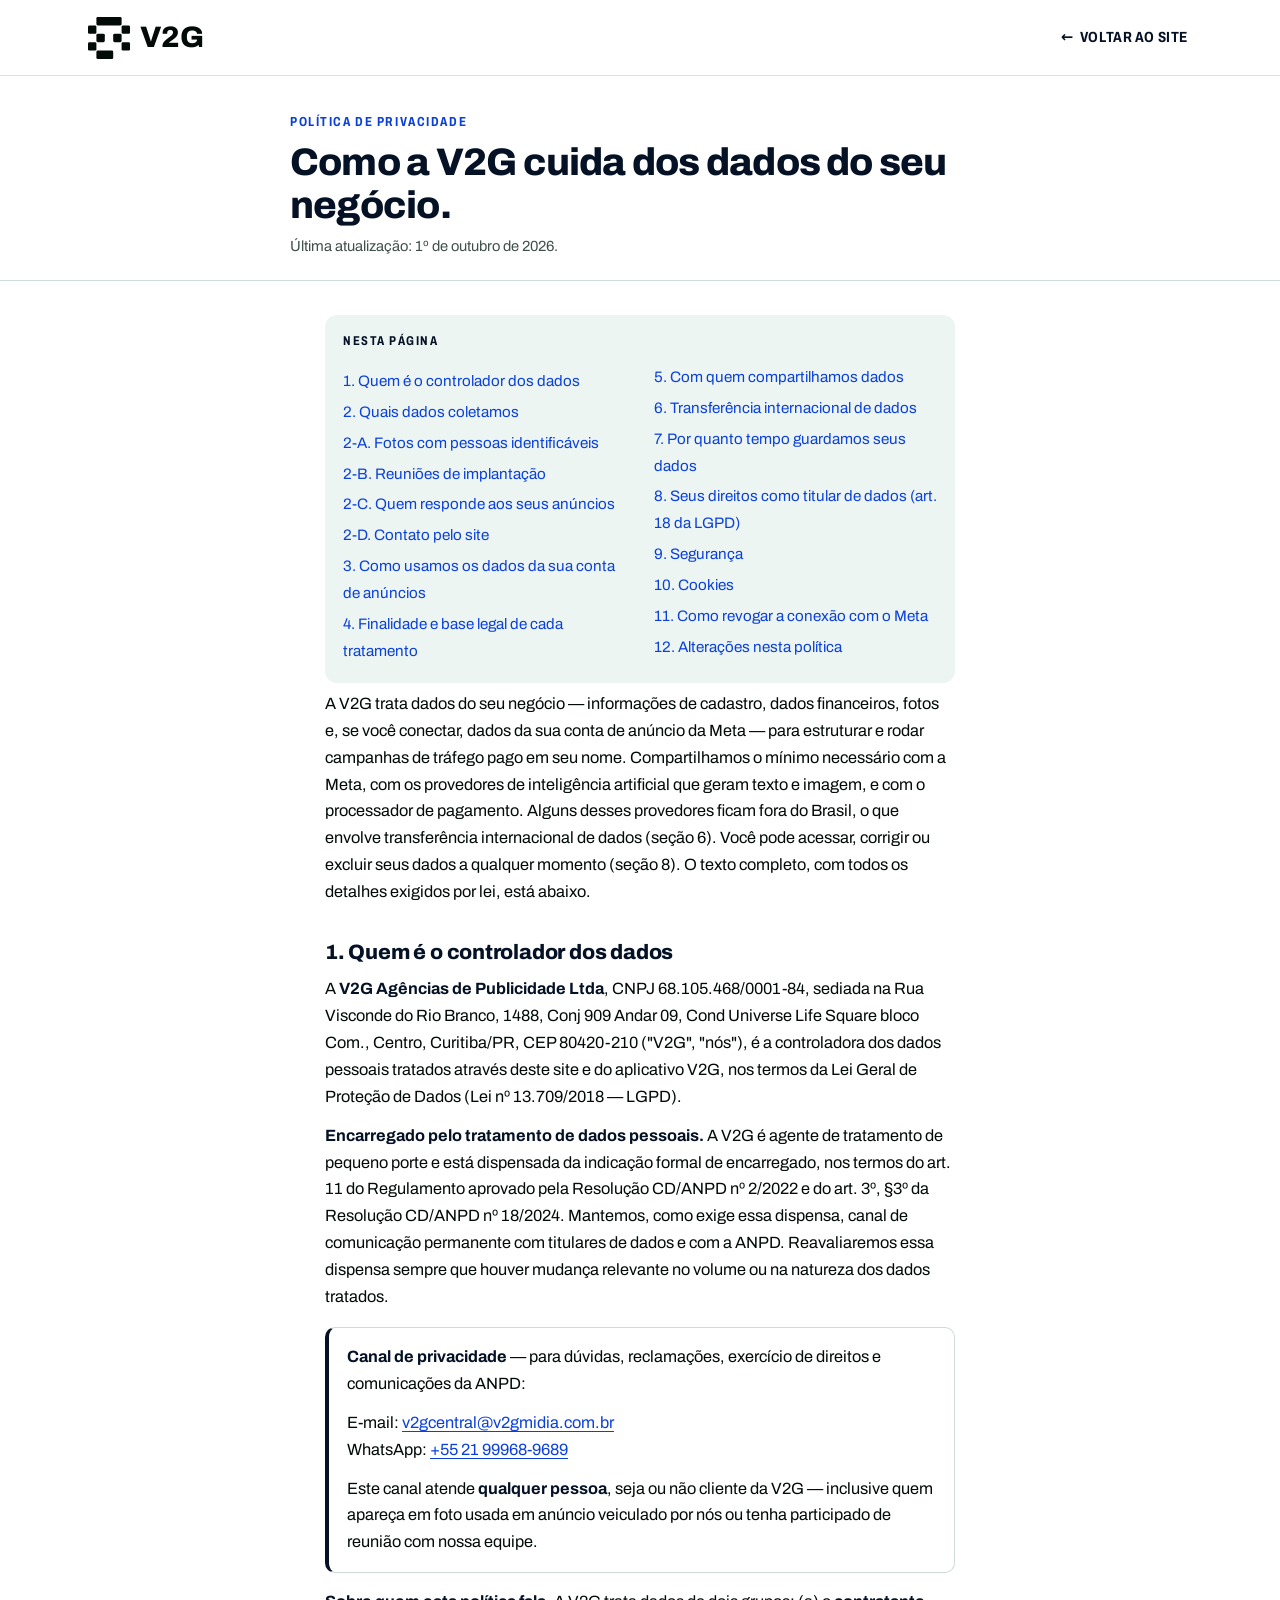
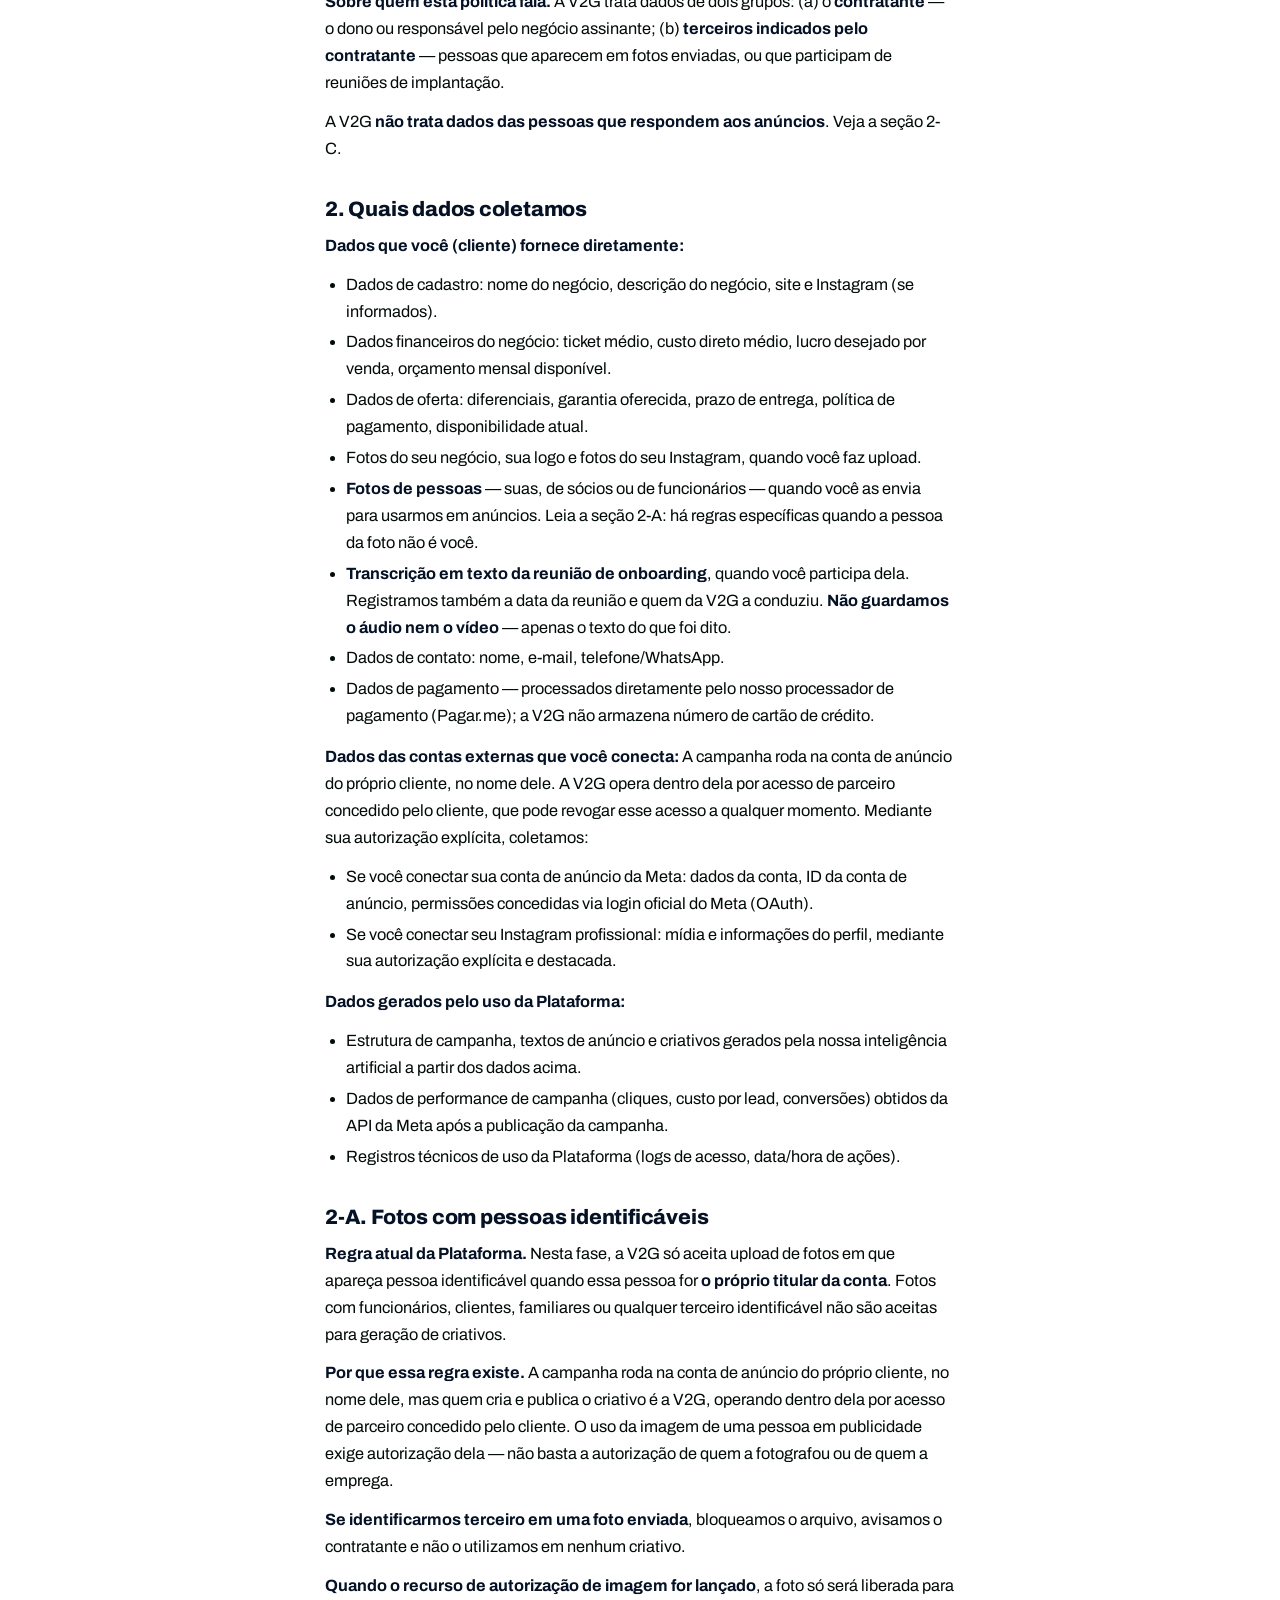
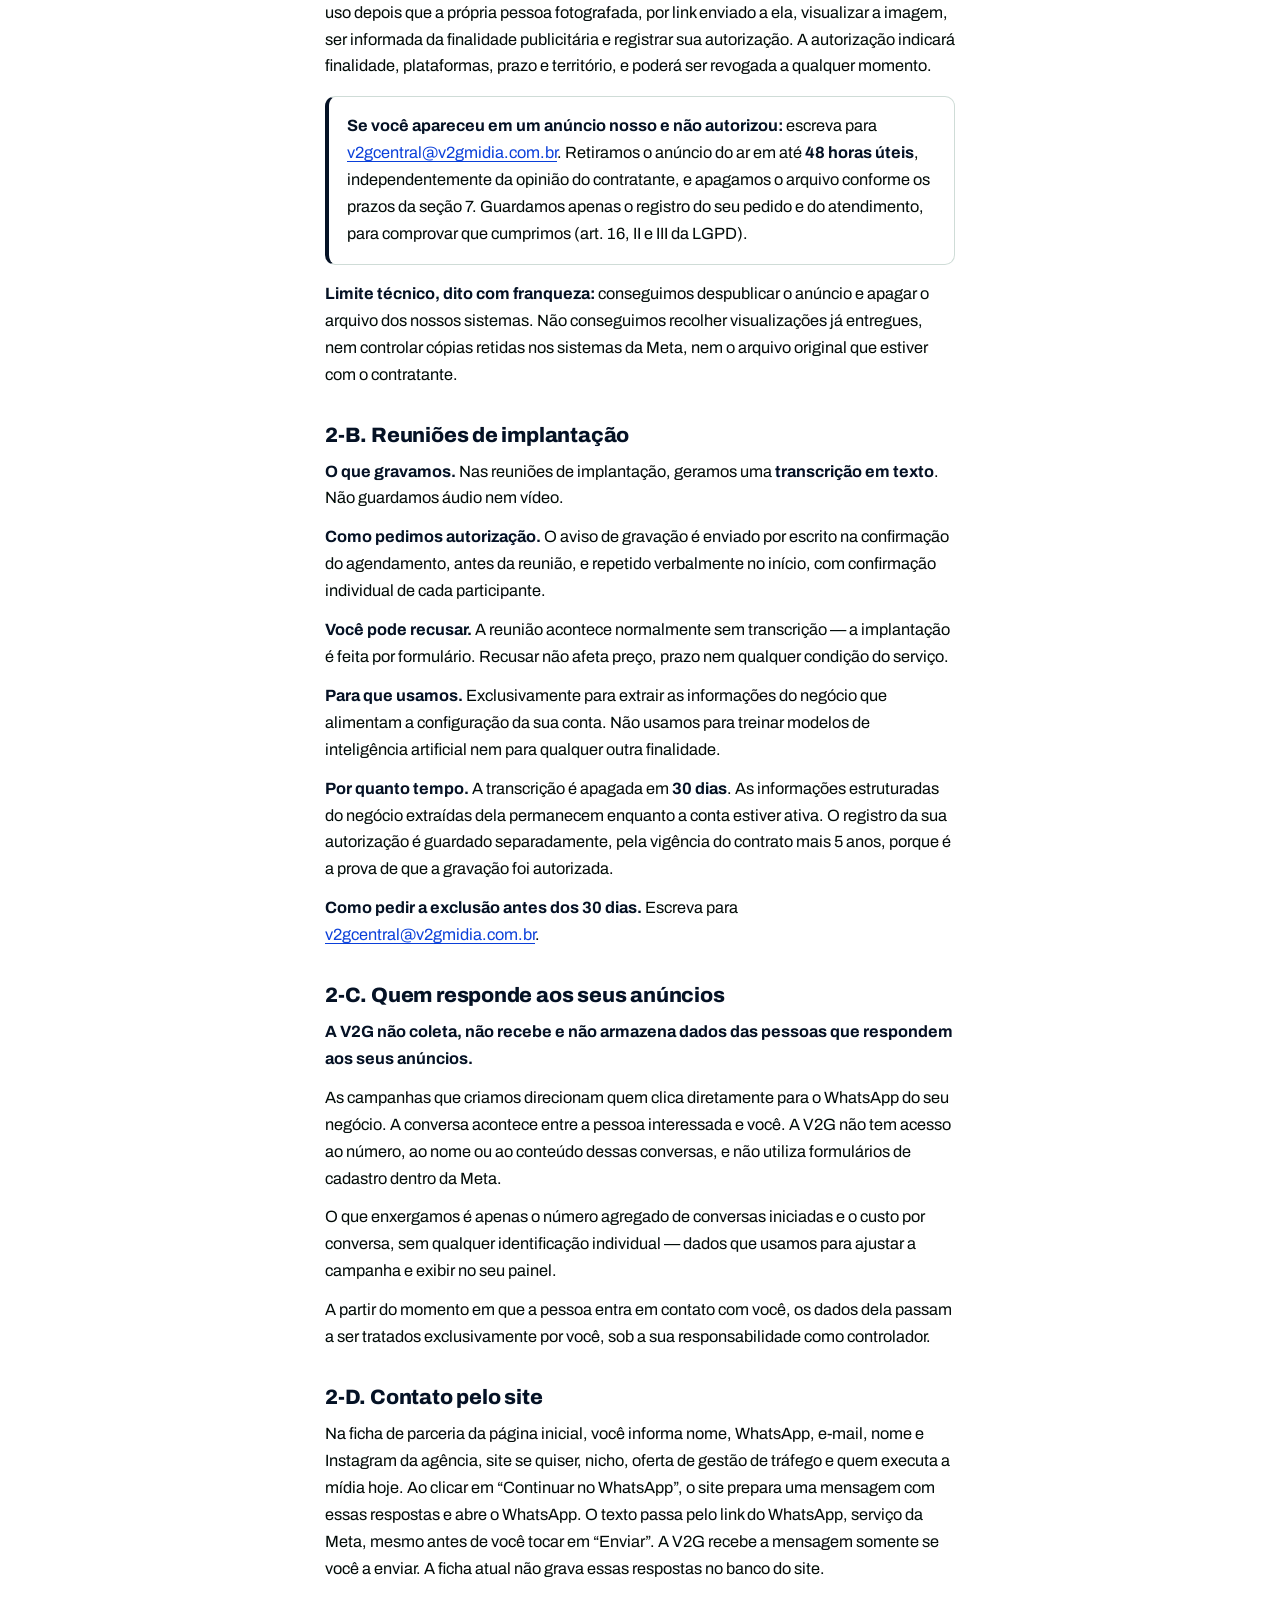
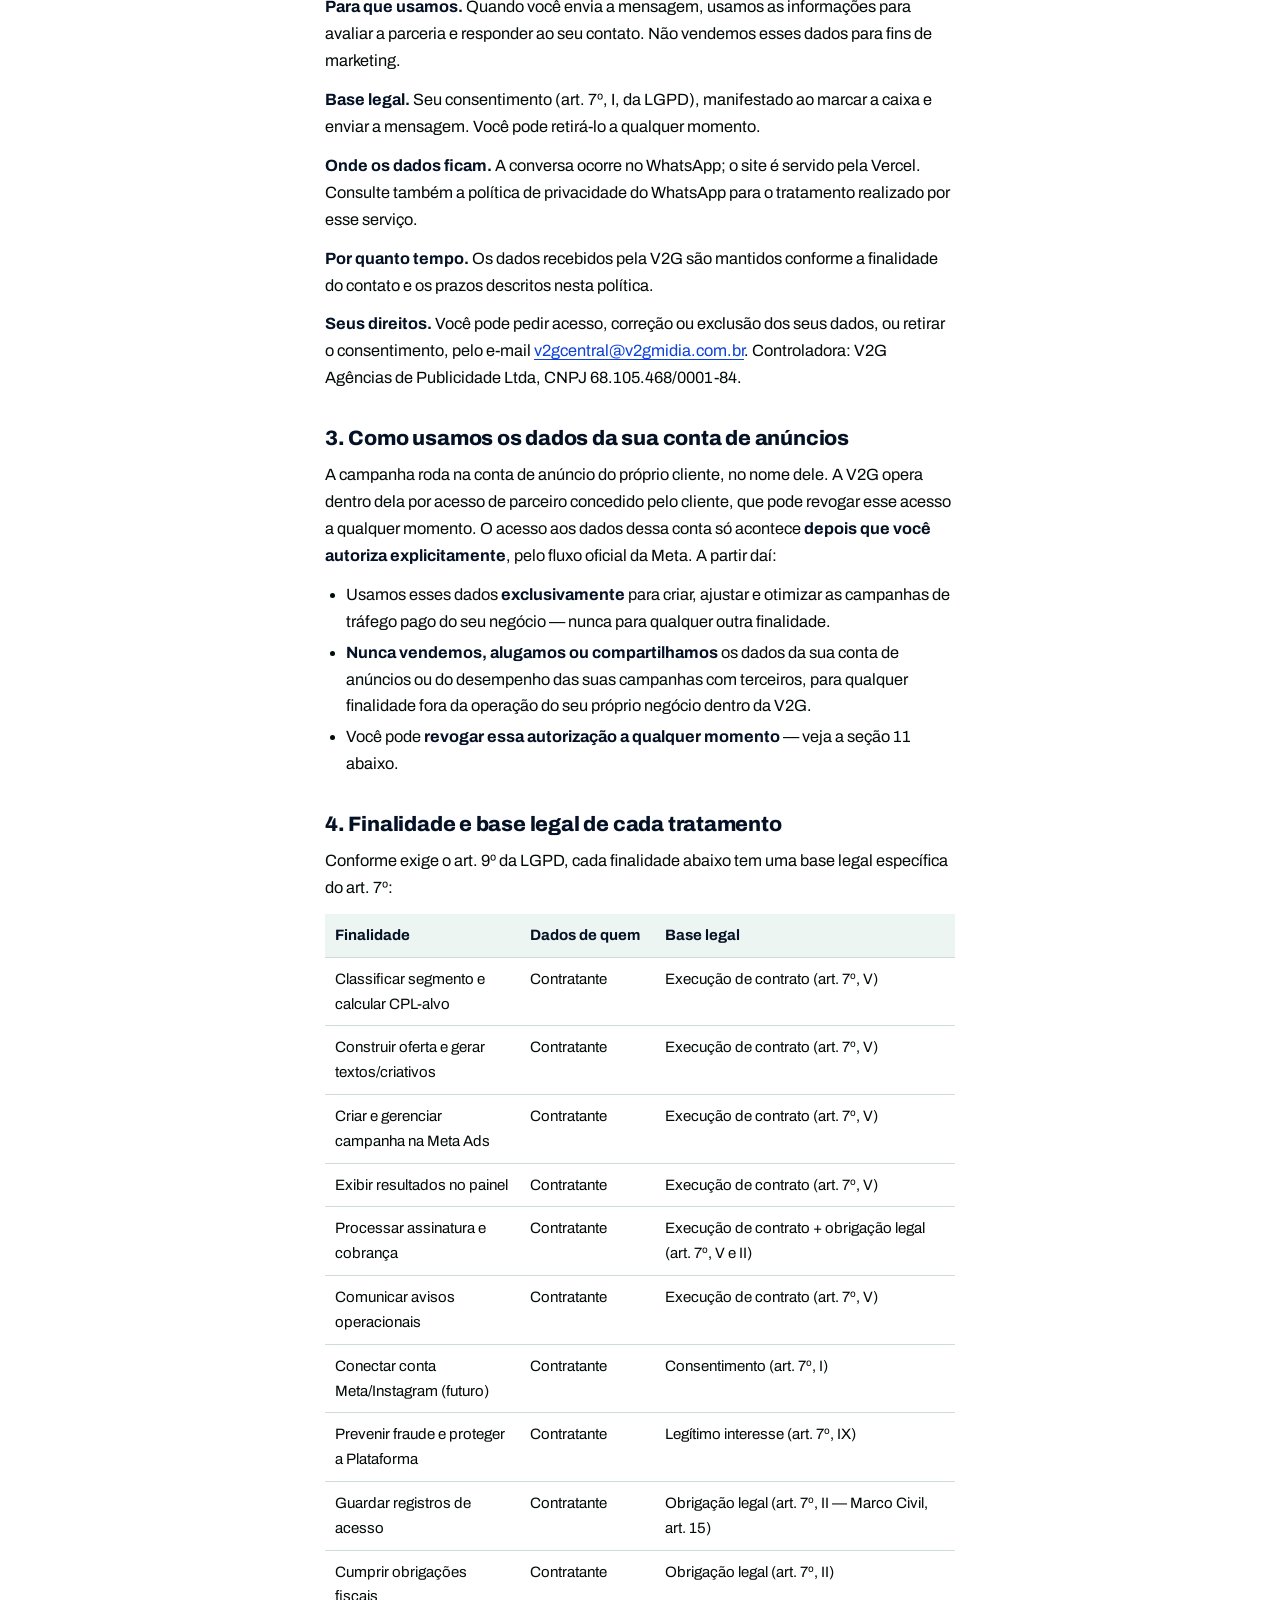
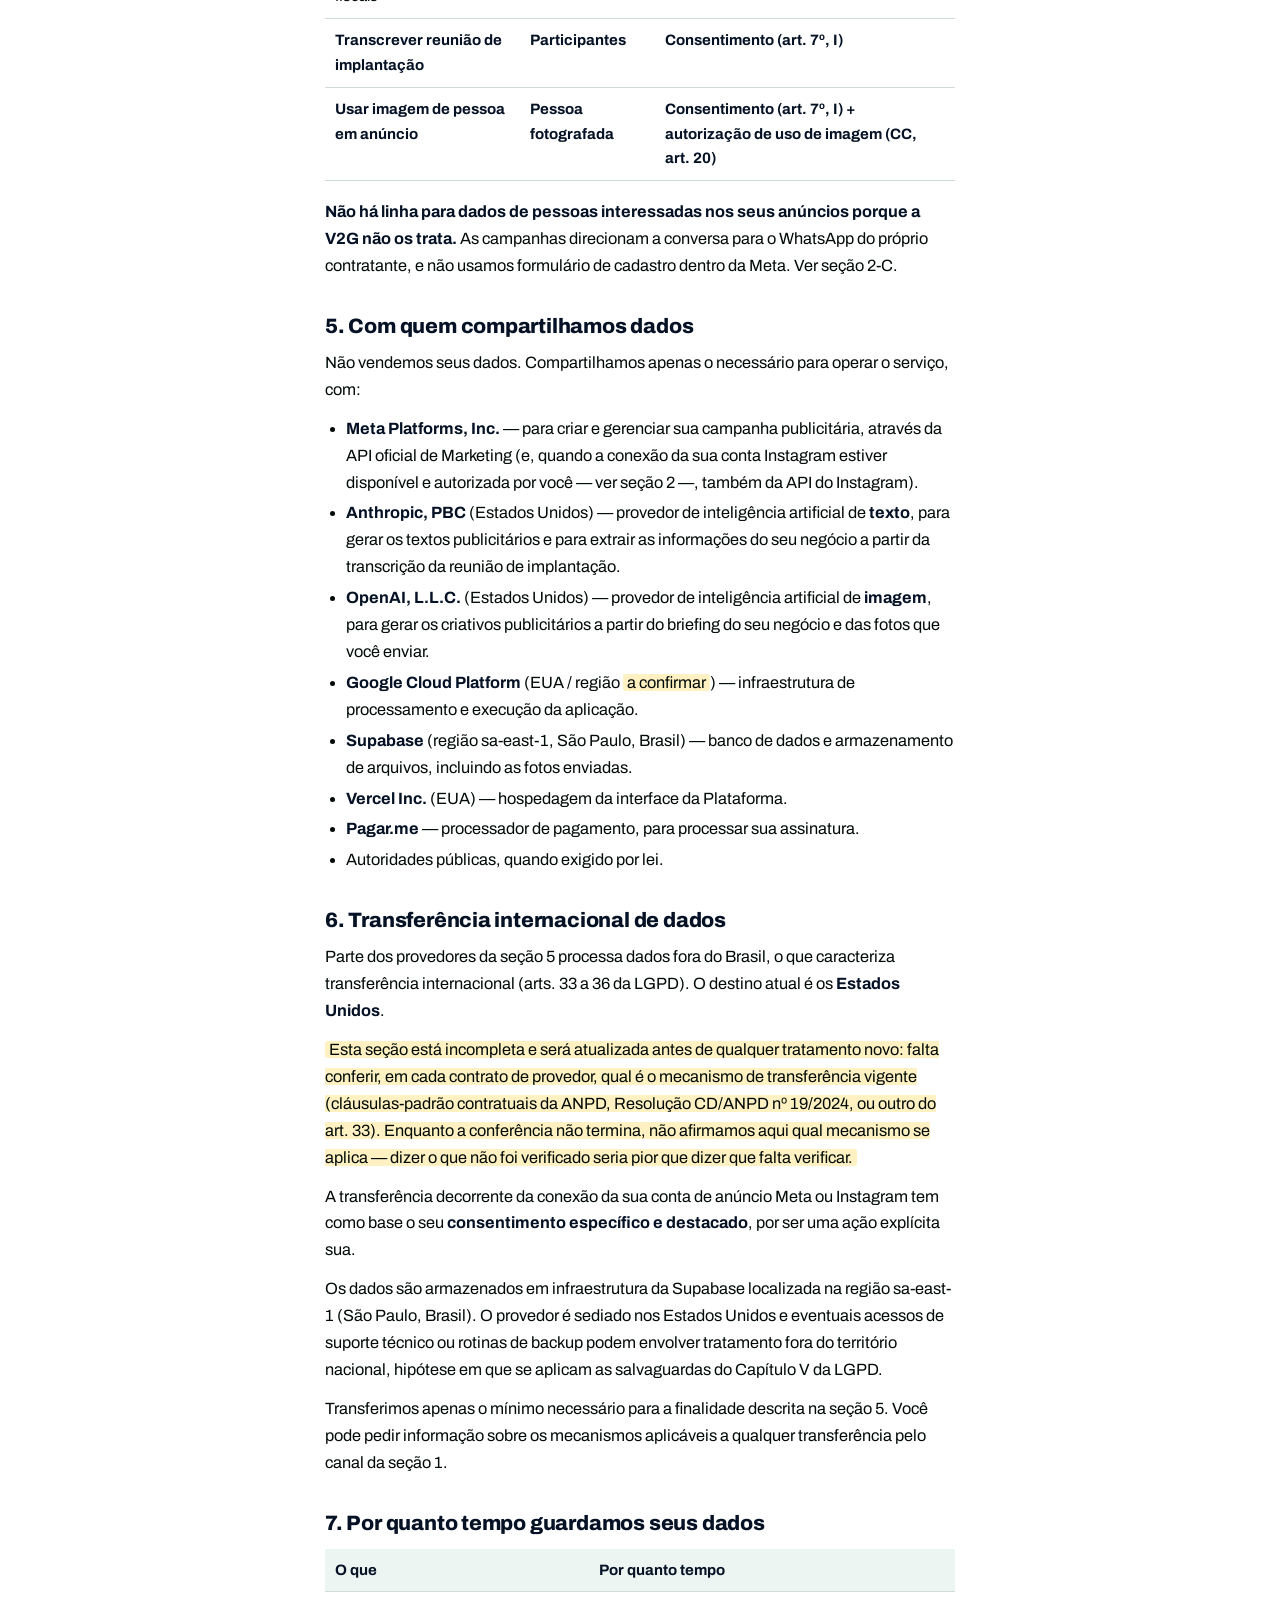
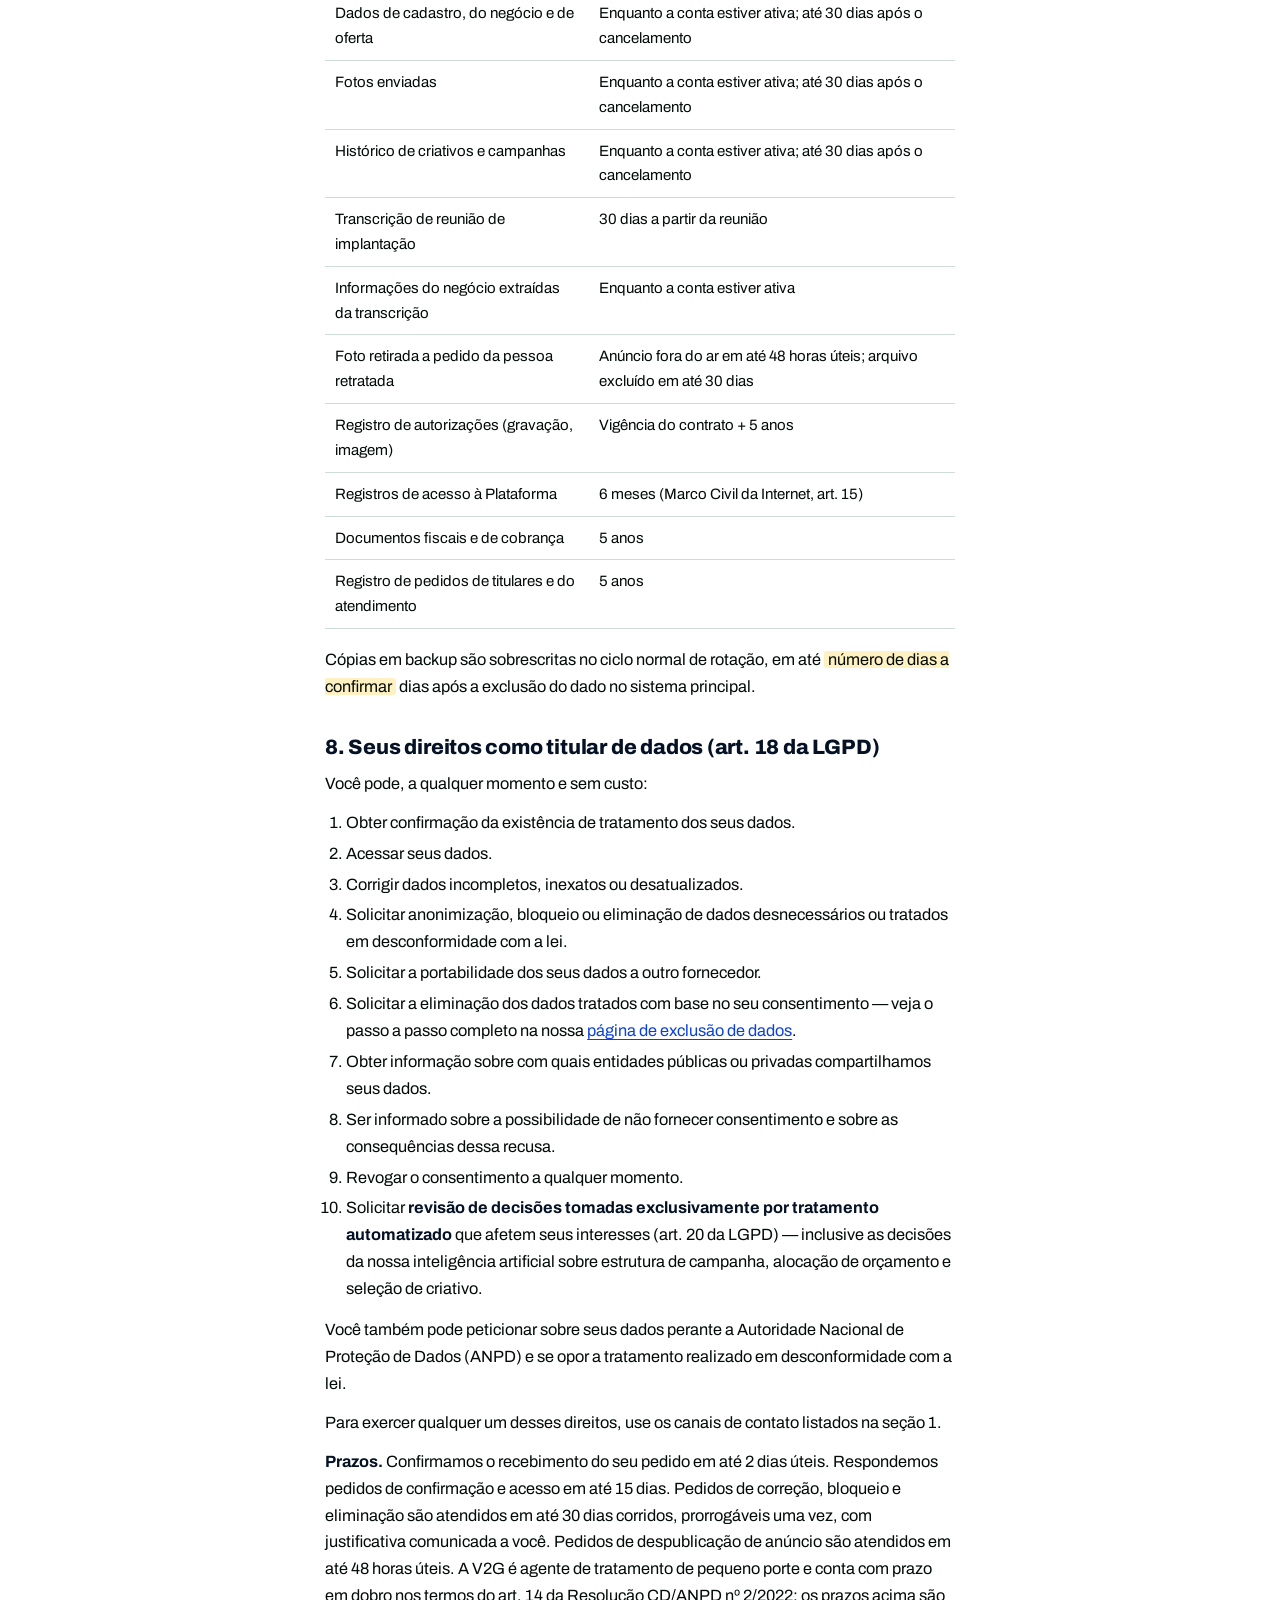
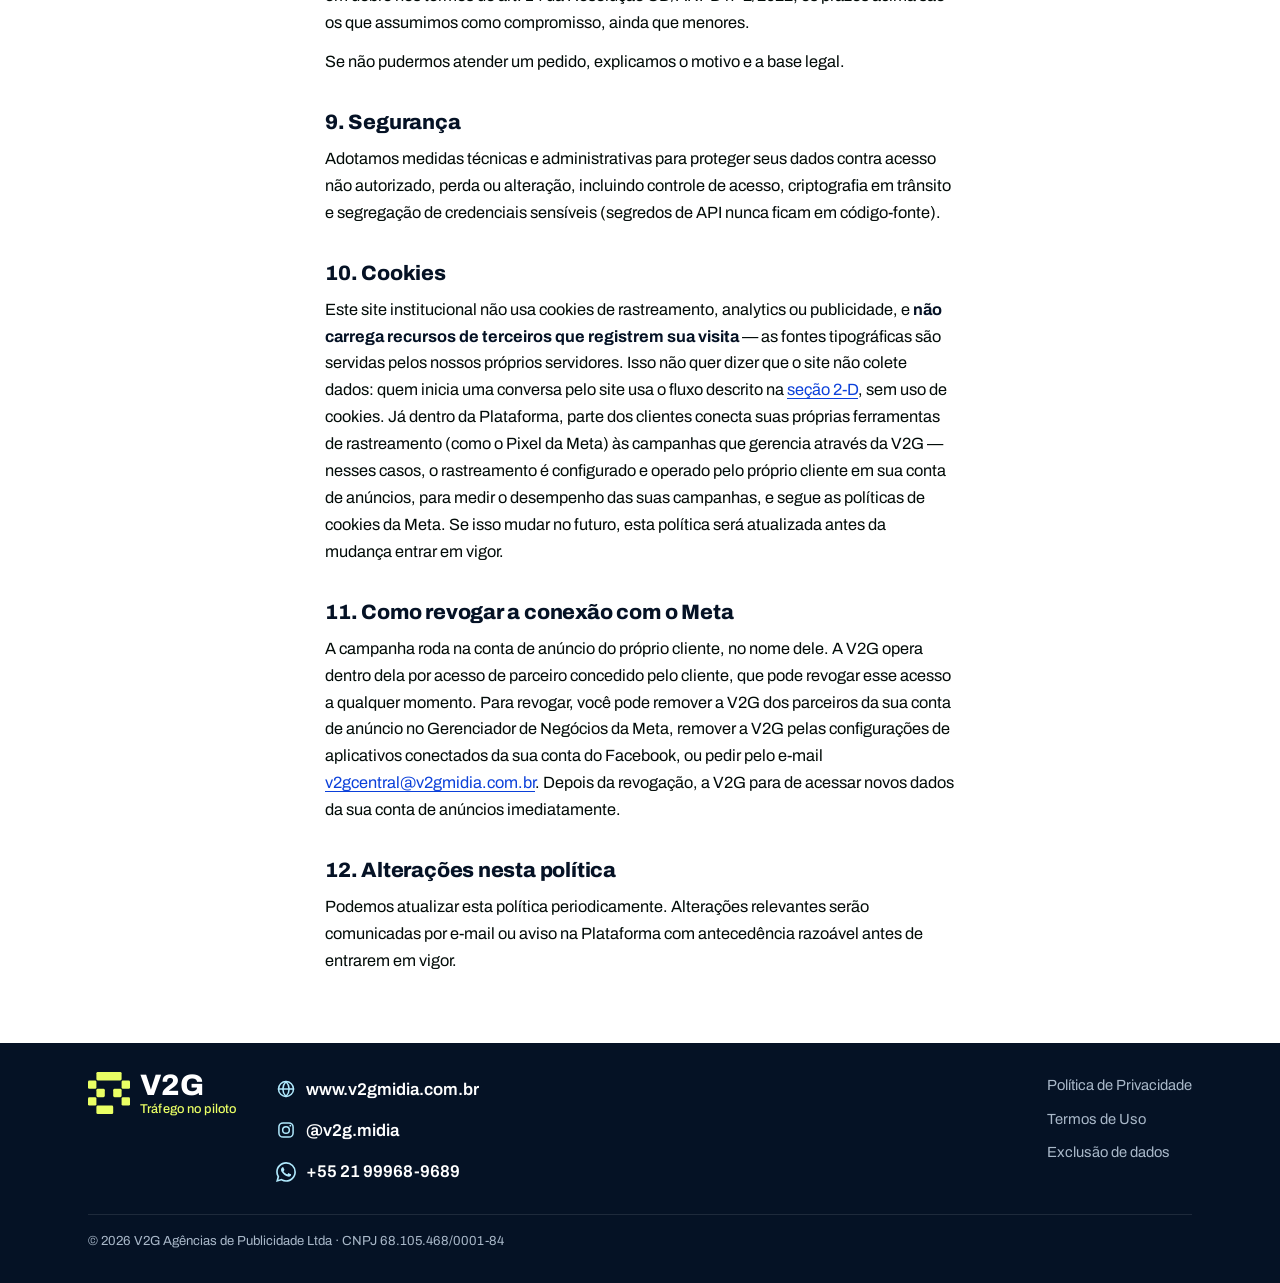
<file: privacidade.html>
<!DOCTYPE html>
<html lang="pt-BR">
<head>
<meta charset="UTF-8">
<meta name="viewport" content="width=device-width, initial-scale=1">
<title>Política de Privacidade — V2G</title>
<meta name="description" content="Como a V2G coleta, usa e protege os dados dos seus clientes, incluindo o acesso à API do Meta mediante autorização.">
<link rel="canonical" href="https://www.v2gmidia.com.br/privacidade">
<meta name="theme-color" content="#051225">
<meta property="og:type" content="article">
<meta property="og:locale" content="pt_BR">
<meta property="og:site_name" content="V2G">
<meta property="og:url" content="https://www.v2gmidia.com.br/privacidade">
<meta property="og:title" content="Política de Privacidade — V2G">
<meta property="og:description" content="Como a V2G coleta, usa e protege os dados dos seus clientes, incluindo o acesso à API do Meta mediante autorização.">
<meta property="og:image" content="https://www.v2gmidia.com.br/assets/og-v2g.png">
<meta property="og:image:width" content="1200">
<meta property="og:image:height" content="630">
<meta name="twitter:card" content="summary_large_image">
<meta name="twitter:title" content="Política de Privacidade — V2G">
<meta name="twitter:description" content="Como a V2G coleta, usa e protege os dados dos seus clientes, incluindo o acesso à API do Meta mediante autorização.">
<meta name="twitter:image" content="https://www.v2gmidia.com.br/assets/og-v2g.png">
<link rel="icon" href="/favicon.ico" sizes="48x48">
<link rel="icon" href="/favicon.svg" type="image/svg+xml">
<link rel="apple-touch-icon" href="/apple-touch-icon.png">
<link rel="preload" href="/assets/fontes/archivo-var-latin.woff2" as="font" type="font/woff2" crossorigin>
<link rel="stylesheet" href="/assets/lp.v4.css">
<link rel="stylesheet" href="/assets/legal.v4.css">
</head>
<body class="legal">

<a class="pular" href="#conteudo">Pular para o conteúdo</a>

<header class="topo">
  <div class="faixa">
    <a href="/" class="assinatura" aria-label="V2G, início">
      <svg class="assinatura-simbolo" viewBox="0 0 50 50" aria-hidden="true"><use href="/assets/marca/simbolo.svg#v2g"/></svg>
      <span class="assinatura-texto"><span class="assinatura-nome">V2G</span></span>
    </a>
    <a href="/" class="voltar"><span aria-hidden="true">←</span> Voltar ao site</a>
  </div>
</header>

<header class="legal-hero">
  <div class="lp-container">
    <span class="legal-eyebrow">Política de Privacidade</span>
    <h1>Como a V2G cuida dos dados do seu negócio.</h1>
    <p class="legal-updated">Última atualização: 1º de outubro de 2026.</p>
  </div>
</header>

<main class="legal-body" id="conteudo">
  <div class="lp-container">
    <nav class="sumario" aria-label="Sumário"><p>Nesta página</p><ol><li><a href="#1-quem-e-o-controlador-dos-dados">1. Quem é o controlador dos dados</a></li><li><a href="#2-quais-dados-coletamos">2. Quais dados coletamos</a></li><li><a href="#2-a-fotos-com-pessoas-identificaveis">2-A. Fotos com pessoas identificáveis</a></li><li><a href="#2-b-reunioes-de-implantacao">2-B. Reuniões de implantação</a></li><li><a href="#2-c-quem-responde-aos-seus-anuncios">2-C. Quem responde aos seus anúncios</a></li><li><a href="#pre-cadastro-site">2-D. Contato pelo site</a></li><li><a href="#3-como-usamos-os-dados-da-sua-conta-de-anuncios">3. Como usamos os dados da sua conta de anúncios</a></li><li><a href="#4-finalidade-e-base-legal-de-cada-tratamento">4. Finalidade e base legal de cada tratamento</a></li><li><a href="#5-com-quem-compartilhamos-dados">5. Com quem compartilhamos dados</a></li><li><a href="#6-transferencia-internacional-de-dados">6. Transferência internacional de dados</a></li><li><a href="#7-por-quanto-tempo-guardamos-seus-dados">7. Por quanto tempo guardamos seus dados</a></li><li><a href="#8-seus-direitos-como-titular-de-dados-art-18-da-lgpd">8. Seus direitos como titular de dados (art. 18 da LGPD)</a></li><li><a href="#9-seguranca">9. Segurança</a></li><li><a href="#10-cookies">10. Cookies</a></li><li><a href="#11-como-revogar-a-conexao-com-o-meta">11. Como revogar a conexão com o Meta</a></li><li><a href="#12-alteracoes-nesta-politica">12. Alterações nesta política</a></li></ol></nav>

    <p>A V2G trata dados do seu negócio — informações de cadastro, dados
    financeiros, fotos e, se você conectar, dados da sua conta de anúncio da
    Meta — para estruturar e rodar campanhas de tráfego pago em seu nome.
    Compartilhamos o mínimo necessário com a Meta, com os provedores de
    inteligência artificial que geram texto e imagem, e com o processador de
    pagamento. Alguns desses provedores ficam fora do Brasil, o que envolve
    transferência internacional de dados (seção 6). Você pode acessar,
    corrigir ou excluir seus dados a qualquer momento (seção 8). O texto
    completo, com todos os detalhes exigidos por lei, está abaixo.</p>

    <h2 id="1-quem-e-o-controlador-dos-dados">1. Quem é o controlador dos dados</h2>
    <p>A <strong>V2G Agências de Publicidade Ltda</strong>, CNPJ
    68.105.468/0001-84, sediada na Rua Visconde do Rio Branco, 1488, Conj
    909 Andar 09, Cond Universe Life Square bloco Com., Centro, Curitiba/PR,
    CEP 80420-210 ("V2G", "nós"), é a controladora dos dados pessoais
    tratados através deste site e do aplicativo V2G, nos termos da Lei Geral
    de Proteção de Dados (Lei nº 13.709/2018 — LGPD).</p>
    <p><strong>Encarregado pelo tratamento de dados pessoais.</strong> A V2G
    é agente de tratamento de pequeno porte e está dispensada da indicação
    formal de encarregado, nos termos do art. 11 do Regulamento aprovado pela
    Resolução CD/ANPD nº 2/2022 e do art. 3º, §3º da Resolução CD/ANPD
    nº 18/2024. Mantemos, como exige essa dispensa, canal de comunicação
    permanente com titulares de dados e com a ANPD. Reavaliaremos essa
    dispensa sempre que houver mudança relevante no volume ou na natureza dos
    dados tratados.</p>
    <!-- ENDERECO PROVISORIO. O canal dedicado privacidade@v2gmidia.com.br
       ainda vai ser criado; ate la usamos v2gcentral@. Quando existir, a
       troca e um find-and-replace de "v2gcentral@" por "privacidade@" nos
       tres HTMLs — por isso nao ha nenhuma variacao desse endereco aqui. -->
    <div class="legal-card">
      <p><strong>Canal de privacidade</strong> — para dúvidas, reclamações,
      exercício de direitos e comunicações da ANPD:</p>
      <p>
        E-mail: <a href="mailto:v2gcentral@v2gmidia.com.br">v2gcentral@v2gmidia.com.br</a><br>
        WhatsApp: <a href="https://wa.me/5521999689689?text=Preciso%20de%20ajuda." target="_blank" rel="noopener">+55 21 99968-9689</a>
      </p>
      <p>Este canal atende <strong>qualquer pessoa</strong>, seja ou não
      cliente da V2G — inclusive quem apareça em foto usada em anúncio
      veiculado por nós ou tenha participado de reunião com nossa equipe.</p>
    </div>
    <p><strong>Sobre quem esta política fala.</strong> A V2G trata dados de
    dois grupos: (a) o <strong>contratante</strong> — o dono ou responsável
    pelo negócio assinante; (b) <strong>terceiros indicados pelo
    contratante</strong> — pessoas que aparecem em fotos enviadas, ou que
    participam de reuniões de implantação.</p>
    <p>A V2G <strong>não trata dados das pessoas que respondem aos
    anúncios</strong>. Veja a seção 2-C.</p>

    <h2 id="2-quais-dados-coletamos">2. Quais dados coletamos</h2>
    <p><strong>Dados que você (cliente) fornece diretamente:</strong></p>
    <ul>
      <li>Dados de cadastro: nome do negócio, descrição do negócio, site e
      Instagram (se informados).</li>
      <li>Dados financeiros do negócio: ticket médio, custo direto médio,
      lucro desejado por venda, orçamento mensal disponível.</li>
      <li>Dados de oferta: diferenciais, garantia oferecida, prazo de
      entrega, política de pagamento, disponibilidade atual.</li>
      <li>Fotos do seu negócio, sua logo e fotos do seu Instagram, quando
      você faz upload.</li>
      <li><strong>Fotos de pessoas</strong> — suas, de sócios ou de
      funcionários — quando você as envia para usarmos em anúncios. Leia a
      seção 2-A: há regras específicas quando a pessoa da foto não é
      você.</li>
      <li><strong>Transcrição em texto da reunião de onboarding</strong>, quando
      você participa dela. Registramos também a data da reunião e quem da
      V2G a conduziu. <strong>Não guardamos o áudio nem o vídeo</strong> —
      apenas o texto do que foi dito.</li>
      <li>Dados de contato: nome, e-mail, telefone/WhatsApp.</li>
      <li>Dados de pagamento — processados diretamente pelo nosso
      processador de pagamento (Pagar.me); a V2G não armazena número de
      cartão de crédito.</li>
    </ul>
    <p><strong>Dados das contas externas que você conecta:</strong>
    A campanha roda na conta de anúncio do próprio cliente, no nome dele. A V2G opera dentro dela por acesso de parceiro concedido pelo cliente, que pode revogar esse acesso a qualquer momento. Mediante sua autorização explícita, coletamos:</p>
    <ul>
      <li>Se você conectar sua conta de anúncio da Meta: dados da conta, ID
      da conta de anúncio, permissões concedidas via login oficial do
      Meta (OAuth).</li>
      <li>Se você conectar seu Instagram profissional: mídia e informações
      do perfil, mediante sua autorização explícita e destacada.</li>
    </ul>
    <p><strong>Dados gerados pelo uso da Plataforma:</strong></p>
    <ul>
      <li>Estrutura de campanha, textos de anúncio e criativos gerados pela
      nossa inteligência artificial a partir dos dados acima.</li>
      <li>Dados de performance de campanha (cliques, custo por lead,
      conversões) obtidos da API da Meta após a publicação da campanha.</li>
      <li>Registros técnicos de uso da Plataforma (logs de acesso, data/hora
      de ações).</li>
    </ul>

    <h2 id="2-a-fotos-com-pessoas-identificaveis">2-A. Fotos com pessoas identificáveis</h2>
    <p><strong>Regra atual da Plataforma.</strong> Nesta fase, a V2G só
    aceita upload de fotos em que apareça pessoa identificável quando essa
    pessoa for <strong>o próprio titular da conta</strong>. Fotos com
    funcionários, clientes, familiares ou qualquer terceiro identificável não
    são aceitas para geração de criativos.</p>
    <p><strong>Por que essa regra existe.</strong> A campanha roda na conta
    de anúncio do próprio cliente, no nome dele, mas quem cria e publica o
    criativo é a V2G, operando dentro dela por acesso de parceiro concedido
    pelo cliente. O uso da imagem de uma pessoa em publicidade
    exige autorização dela — não basta a autorização de quem a fotografou ou
    de quem a emprega.</p>
    <p><strong>Se identificarmos terceiro em uma foto enviada</strong>,
    bloqueamos o arquivo, avisamos o contratante e não o utilizamos em nenhum
    criativo.</p>
    <p><strong>Quando o recurso de autorização de imagem for lançado</strong>,
    a foto só será liberada para uso depois que a própria pessoa fotografada,
    por link enviado a ela, visualizar a imagem, ser informada da finalidade
    publicitária e registrar sua autorização. A autorização indicará
    finalidade, plataformas, prazo e território, e poderá ser revogada a
    qualquer momento.</p>
    <div class="legal-card">
      <p><strong>Se você apareceu em um anúncio nosso e não autorizou:</strong>
      escreva para
      <a href="mailto:v2gcentral@v2gmidia.com.br">v2gcentral@v2gmidia.com.br</a>.
      Retiramos o anúncio do ar em até <strong>48 horas úteis</strong>,
      independentemente da opinião do contratante, e apagamos o arquivo
      conforme os prazos da seção 7. Guardamos apenas o registro do seu pedido
      e do atendimento, para comprovar que cumprimos (art. 16, II e III da
      LGPD).</p>
    </div>
    <p><strong>Limite técnico, dito com franqueza:</strong> conseguimos
    despublicar o anúncio e apagar o arquivo dos nossos sistemas. Não
    conseguimos recolher visualizações já entregues, nem controlar cópias
    retidas nos sistemas da Meta, nem o arquivo original que estiver com o
    contratante.</p>

    <h2 id="2-b-reunioes-de-implantacao">2-B. Reuniões de implantação</h2>
    <p><strong>O que gravamos.</strong> Nas reuniões de implantação, geramos
    uma <strong>transcrição em texto</strong>. Não guardamos áudio nem
    vídeo.</p>
    <p><strong>Como pedimos autorização.</strong> O aviso de gravação é
    enviado por escrito na confirmação do agendamento, antes da reunião, e
    repetido verbalmente no início, com confirmação individual de cada
    participante.</p>
    <p><strong>Você pode recusar.</strong> A reunião acontece normalmente sem
    transcrição — a implantação é feita por formulário. Recusar não afeta
    preço, prazo nem qualquer condição do serviço.</p>
    <p><strong>Para que usamos.</strong> Exclusivamente para extrair as
    informações do negócio que alimentam a configuração da sua conta. Não
    usamos para treinar modelos de inteligência artificial nem para qualquer
    outra finalidade.</p>
    <p><strong>Por quanto tempo.</strong> A transcrição é apagada em
    <strong>30 dias</strong>. As informações estruturadas do negócio
    extraídas dela permanecem enquanto a conta estiver ativa. O registro da
    sua autorização é guardado separadamente, pela vigência do contrato mais
    5 anos, porque é a prova de que a gravação foi autorizada.</p>
    <p><strong>Como pedir a exclusão antes dos 30 dias.</strong> Escreva para
    <a href="mailto:v2gcentral@v2gmidia.com.br">v2gcentral@v2gmidia.com.br</a>.</p>

    <h2 id="2-c-quem-responde-aos-seus-anuncios">2-C. Quem responde aos seus anúncios</h2>
    <p><strong>A V2G não coleta, não recebe e não armazena dados das pessoas
    que respondem aos seus anúncios.</strong></p>
    <p>As campanhas que criamos direcionam quem clica diretamente para o
    WhatsApp do seu negócio. A conversa acontece entre a pessoa interessada e
    você. A V2G não tem acesso ao número, ao nome ou ao conteúdo dessas
    conversas, e não utiliza formulários de cadastro dentro da Meta.</p>
    <p>O que enxergamos é apenas o número agregado de conversas iniciadas e o
    custo por conversa, sem qualquer identificação individual — dados que
    usamos para ajustar a campanha e exibir no seu painel.</p>
    <p>A partir do momento em que a pessoa entra em contato com você, os
    dados dela passam a ser tratados exclusivamente por você, sob a sua
    responsabilidade como controlador.</p>

    <h2 id="pre-cadastro-site">2-D. Contato pelo site</h2>
    <p>Na ficha de parceria da página inicial, você informa nome, WhatsApp,
    e-mail, nome e Instagram da agência, site se quiser, nicho, oferta de
    gestão de tráfego e quem executa a mídia hoje. Ao clicar em
    “Continuar no WhatsApp”, o site prepara uma mensagem com essas respostas
    e abre o WhatsApp. O texto passa pelo link do WhatsApp, serviço da Meta,
    mesmo antes de você tocar em “Enviar”. A V2G recebe a mensagem somente
    se você a enviar. A ficha atual não grava essas respostas no banco do site.</p>
    <p><strong>Para que usamos.</strong> Quando você envia a mensagem, usamos
    as informações para avaliar a parceria e responder ao seu contato. Não
    vendemos esses dados para fins de marketing.</p>
    <p><strong>Base legal.</strong> Seu consentimento (art. 7º, I, da LGPD),
    manifestado ao marcar a caixa e enviar a mensagem. Você pode retirá-lo
    a qualquer momento.</p>
    <p><strong>Onde os dados ficam.</strong> A conversa ocorre no WhatsApp;
    o site é servido pela Vercel. Consulte também a política de privacidade
    do WhatsApp para o tratamento realizado por esse serviço.</p>
    <p><strong>Por quanto tempo.</strong> Os dados recebidos pela V2G são
    mantidos conforme a finalidade do contato e os prazos descritos nesta
    política.</p>
    <p><strong>Seus direitos.</strong> Você pode pedir acesso, correção ou
    exclusão dos seus dados, ou retirar o consentimento, pelo e-mail
    <a href="mailto:v2gcentral@v2gmidia.com.br">v2gcentral@v2gmidia.com.br</a>.
    Controladora: V2G Agências de Publicidade Ltda, CNPJ
    68.105.468/0001-84.</p>

    <h2 id="3-como-usamos-os-dados-da-sua-conta-de-anuncios">3. Como usamos os dados da sua conta de anúncios</h2>
    <p>A campanha roda na conta de anúncio do próprio cliente, no nome dele. A V2G opera dentro dela por acesso de parceiro concedido pelo cliente, que pode revogar esse acesso a qualquer momento. O acesso aos dados dessa conta só acontece <strong>depois
    que você autoriza explicitamente</strong>, pelo fluxo oficial da Meta.
    A partir daí:</p>
    <ul>
      <li>Usamos esses dados <strong>exclusivamente</strong> para criar,
      ajustar e otimizar as campanhas de tráfego pago do seu negócio — nunca
      para qualquer outra finalidade.</li>
      <li><strong>Nunca vendemos, alugamos ou compartilhamos</strong>
      os dados da sua conta de anúncios ou do desempenho das suas campanhas
      com terceiros, para qualquer finalidade fora da operação do seu
      próprio negócio dentro da V2G.</li>
      <li>Você pode <strong>revogar essa autorização a qualquer momento</strong>
      — veja a seção 11 abaixo.</li>
    </ul>

    <h2 id="4-finalidade-e-base-legal-de-cada-tratamento">4. Finalidade e base legal de cada tratamento</h2>
    <p>Conforme exige o art. 9º da LGPD, cada finalidade abaixo tem uma
    base legal específica do art. 7º:</p>
    <table class="legal-tabela">
      <thead>
        <tr><th>Finalidade</th><th>Dados de quem</th><th>Base legal</th></tr>
      </thead>
      <tbody>
        <tr><td>Classificar segmento e calcular CPL-alvo</td><td>Contratante</td><td>Execução de contrato (art. 7º, V)</td></tr>
        <tr><td>Construir oferta e gerar textos/criativos</td><td>Contratante</td><td>Execução de contrato (art. 7º, V)</td></tr>
        <tr><td>Criar e gerenciar campanha na Meta Ads</td><td>Contratante</td><td>Execução de contrato (art. 7º, V)</td></tr>
        <tr><td>Exibir resultados no painel</td><td>Contratante</td><td>Execução de contrato (art. 7º, V)</td></tr>
        <tr><td>Processar assinatura e cobrança</td><td>Contratante</td><td>Execução de contrato + obrigação legal (art. 7º, V e II)</td></tr>
        <tr><td>Comunicar avisos operacionais</td><td>Contratante</td><td>Execução de contrato (art. 7º, V)</td></tr>
        <tr><td>Conectar conta Meta/Instagram (futuro)</td><td>Contratante</td><td>Consentimento (art. 7º, I)</td></tr>
        <tr><td>Prevenir fraude e proteger a Plataforma</td><td>Contratante</td><td>Legítimo interesse (art. 7º, IX)</td></tr>
        <tr><td>Guardar registros de acesso</td><td>Contratante</td><td>Obrigação legal (art. 7º, II — Marco Civil, art. 15)</td></tr>
        <tr><td>Cumprir obrigações fiscais</td><td>Contratante</td><td>Obrigação legal (art. 7º, II)</td></tr>
        <tr><td><strong>Transcrever reunião de implantação</strong></td><td><strong>Participantes</strong></td><td><strong>Consentimento (art. 7º, I)</strong></td></tr>
        <tr><td><strong>Usar imagem de pessoa em anúncio</strong></td><td><strong>Pessoa fotografada</strong></td><td><strong>Consentimento (art. 7º, I) + autorização de uso de imagem (CC, art. 20)</strong></td></tr>
      </tbody>
    </table>
    <p><strong>Não há linha para dados de pessoas interessadas nos seus
    anúncios porque a V2G não os trata.</strong> As campanhas direcionam a
    conversa para o WhatsApp do próprio contratante, e não usamos formulário
    de cadastro dentro da Meta. Ver seção 2-C.</p>

    <h2 id="5-com-quem-compartilhamos-dados">5. Com quem compartilhamos dados</h2>
    <p>Não vendemos seus dados. Compartilhamos apenas o necessário para
    operar o serviço, com:</p>
    <ul>
      <li><strong>Meta Platforms, Inc.</strong> — para criar e gerenciar sua
      campanha publicitária, através da API oficial de Marketing (e, quando
      a conexão da sua conta Instagram estiver disponível e autorizada por
      você — ver seção 2 —, também da API do Instagram).</li>
      <li><strong>Anthropic, PBC</strong> (Estados Unidos) — provedor de
      inteligência artificial de <strong>texto</strong>, para gerar os textos
      publicitários e para extrair as informações do seu negócio a partir da
      transcrição da reunião de implantação.</li>
      <li><strong>OpenAI, L.L.C.</strong> (Estados Unidos) — provedor de
      inteligência artificial de <strong>imagem</strong>, para gerar os
      criativos publicitários a partir do briefing do seu negócio e das fotos
      que você enviar.</li>
      <li><strong>Google Cloud Platform</strong> (EUA / região
      <span class="legal-placeholder">a confirmar</span>) — infraestrutura de
      processamento e execução da aplicação.</li>
      <li><strong>Supabase</strong> (região sa-east-1, São Paulo, Brasil) —
      banco de dados e armazenamento de arquivos, incluindo as fotos
      enviadas.</li>
      <li><strong>Vercel Inc.</strong> (EUA) — hospedagem da interface da
      Plataforma.</li>
      <li><strong>Pagar.me</strong> — processador de pagamento, para
      processar sua assinatura.</li>
      <li>Autoridades públicas, quando exigido por lei.</li>
    </ul>

    <h2 id="6-transferencia-internacional-de-dados">6. Transferência internacional de dados</h2>
    <p>Parte dos provedores da seção 5 processa dados fora do Brasil, o que
    caracteriza transferência internacional (arts. 33 a 36 da LGPD). O
    destino atual é os <strong>Estados Unidos</strong>.</p>
    <p><span class="legal-placeholder">Esta seção está incompleta e será
    atualizada antes de qualquer tratamento novo: falta conferir, em cada
    contrato de provedor, qual é o mecanismo de transferência vigente
    (cláusulas-padrão contratuais da ANPD, Resolução CD/ANPD nº 19/2024, ou
    outro do art. 33). Enquanto a conferência não termina, não afirmamos aqui
    qual mecanismo se aplica — dizer o que não foi verificado seria pior que
    dizer que falta verificar.</span></p>
    <p>A transferência decorrente da conexão da sua conta de anúncio Meta
    ou Instagram tem como base o seu <strong>consentimento específico e
    destacado</strong>, por ser uma ação explícita sua.</p>
    <p>Os dados são armazenados em infraestrutura da Supabase localizada na
    região sa-east-1 (São Paulo, Brasil). O provedor é sediado nos Estados
    Unidos e eventuais acessos de suporte técnico ou rotinas de backup podem
    envolver tratamento fora do território nacional, hipótese em que se
    aplicam as salvaguardas do Capítulo V da LGPD.</p>
    <p>Transferimos apenas o mínimo necessário para a finalidade descrita na
    seção 5. Você pode pedir informação sobre os mecanismos aplicáveis a
    qualquer transferência pelo canal da seção 1.</p>

    <h2 id="7-por-quanto-tempo-guardamos-seus-dados">7. Por quanto tempo guardamos seus dados</h2>
    <table class="legal-tabela">
      <thead><tr><th>O que</th><th>Por quanto tempo</th></tr></thead>
      <tbody>
        <tr><td>Dados de cadastro, do negócio e de oferta</td><td>Enquanto a conta estiver ativa; até 30 dias após o cancelamento</td></tr>
        <tr><td>Fotos enviadas</td><td>Enquanto a conta estiver ativa; até 30 dias após o cancelamento</td></tr>
        <tr><td>Histórico de criativos e campanhas</td><td>Enquanto a conta estiver ativa; até 30 dias após o cancelamento</td></tr>
        <tr><td>Transcrição de reunião de implantação</td><td>30 dias a partir da reunião</td></tr>
        <tr><td>Informações do negócio extraídas da transcrição</td><td>Enquanto a conta estiver ativa</td></tr>
        <tr><td>Foto retirada a pedido da pessoa retratada</td><td>Anúncio fora do ar em até 48 horas úteis; arquivo excluído em até 30 dias</td></tr>
        <tr><td>Registro de autorizações (gravação, imagem)</td><td>Vigência do contrato + 5 anos</td></tr>
        <tr><td>Registros de acesso à Plataforma</td><td>6 meses (Marco Civil da Internet, art. 15)</td></tr>
        <tr><td>Documentos fiscais e de cobrança</td><td>5 anos</td></tr>
        <tr><td>Registro de pedidos de titulares e do atendimento</td><td>5 anos</td></tr>
      </tbody>
    </table>
    <p>Cópias em backup são sobrescritas no ciclo normal de rotação, em até
    <span class="legal-placeholder">número de dias a confirmar</span> dias
    após a exclusão do dado no sistema principal.</p>

    <h2 id="8-seus-direitos-como-titular-de-dados-art-18-da-lgpd">8. Seus direitos como titular de dados (art. 18 da LGPD)</h2>
    <p>Você pode, a qualquer momento e sem custo:</p>
    <ol class="steps-list">
      <li>Obter confirmação da existência de tratamento dos seus dados.</li>
      <li>Acessar seus dados.</li>
      <li>Corrigir dados incompletos, inexatos ou desatualizados.</li>
      <li>Solicitar anonimização, bloqueio ou eliminação de dados
      desnecessários ou tratados em desconformidade com a lei.</li>
      <li>Solicitar a portabilidade dos seus dados a outro fornecedor.</li>
      <li>Solicitar a eliminação dos dados tratados com base no seu
      consentimento — veja o passo a passo completo na nossa
      <a href="/exclusao-de-dados">página de exclusão de dados</a>.</li>
      <li>Obter informação sobre com quais entidades públicas ou privadas
      compartilhamos seus dados.</li>
      <li>Ser informado sobre a possibilidade de não fornecer consentimento
      e sobre as consequências dessa recusa.</li>
      <li>Revogar o consentimento a qualquer momento.</li>
      <li>Solicitar <strong>revisão de decisões tomadas exclusivamente por
      tratamento automatizado</strong> que afetem seus interesses (art. 20 da
      LGPD) — inclusive as decisões da nossa inteligência artificial sobre
      estrutura de campanha, alocação de orçamento e seleção de
      criativo.</li>
    </ol>
    <p>Você também pode peticionar sobre seus dados perante a Autoridade
    Nacional de Proteção de Dados (ANPD) e se opor a tratamento realizado em
    desconformidade com a lei.</p>
    <p>Para exercer qualquer um desses direitos, use os canais de contato
    listados na seção 1.</p>
    <p><strong>Prazos.</strong> Confirmamos o recebimento do seu pedido em
    até 2 dias úteis. Respondemos pedidos de confirmação e acesso em até 15
    dias. Pedidos de correção, bloqueio e eliminação são atendidos em até 30
    dias corridos, prorrogáveis uma vez, com justificativa comunicada a você.
    Pedidos de despublicação de anúncio são atendidos em até 48 horas úteis.
    A V2G é agente de tratamento de pequeno porte e conta com prazo em dobro
    nos termos do art. 14 da Resolução CD/ANPD nº 2/2022; os prazos acima são
    os que assumimos como compromisso, ainda que menores.</p>
    <p>Se não pudermos atender um pedido, explicamos o motivo e a base
    legal.</p>

    <h2 id="9-seguranca">9. Segurança</h2>
    <p>Adotamos medidas técnicas e administrativas para proteger seus dados
    contra acesso não autorizado, perda ou alteração, incluindo controle de
    acesso, criptografia em trânsito e segregação de credenciais sensíveis
    (segredos de API nunca ficam em código-fonte).</p>

    <h2 id="10-cookies">10. Cookies</h2>
    <p>Este site institucional não usa cookies de rastreamento, analytics ou
    publicidade, e <strong>não carrega recursos de terceiros que registrem
    sua visita</strong> — as fontes tipográficas são servidas pelos nossos
    próprios servidores. Isso não quer dizer que o site não colete dados:
    quem inicia uma conversa pelo site usa o fluxo descrito na
    <a href="#pre-cadastro-site">seção 2-D</a>, sem uso de cookies. Já dentro da Plataforma, parte dos clientes conecta suas
    próprias ferramentas de rastreamento (como o Pixel da Meta) às campanhas
    que gerencia através da V2G — nesses casos, o rastreamento é configurado
    e operado pelo próprio cliente em sua conta de anúncios, para medir o
    desempenho das suas campanhas, e segue as políticas de cookies da Meta.
    Se isso mudar no futuro, esta política será atualizada antes da mudança
    entrar em vigor.</p>

    <h2 id="11-como-revogar-a-conexao-com-o-meta">11. Como revogar a conexão com o Meta</h2>
    <p>A campanha roda na conta de anúncio do próprio cliente, no nome dele. A V2G opera dentro dela por acesso de parceiro concedido pelo cliente, que pode revogar esse acesso a qualquer momento. Para revogar, você pode
    remover a V2G dos parceiros da sua conta de anúncio no Gerenciador de
    Negócios da Meta, remover a V2G pelas configurações de aplicativos
    conectados da sua conta do Facebook, ou pedir pelo e-mail
    <a href="mailto:v2gcentral@v2gmidia.com.br">v2gcentral@v2gmidia.com.br</a>.
    Depois da revogação, a V2G para de acessar novos dados da sua conta de
    anúncios imediatamente.</p>

    <h2 id="12-alteracoes-nesta-politica">12. Alterações nesta política</h2>
    <p>Podemos atualizar esta política periodicamente. Alterações relevantes
    serão comunicadas por e-mail ou aviso na Plataforma com antecedência
    razoável antes de entrarem em vigor.</p>

  </div>
</main>

<!--RODAPE-->
<footer class="rodape">
  <div class="faixa rodape-grade">
    <a href="/" class="assinatura assinatura-escura" aria-label="V2G, Tráfego no piloto. Início">
      <svg class="assinatura-simbolo" viewBox="0 0 50 50" aria-hidden="true"><use href="/assets/marca/simbolo.svg#v2g"/></svg>
      <span class="assinatura-texto"><span class="assinatura-nome">V2G</span><span class="assinatura-apoio">Tráfego no piloto</span></span>
    </a>
    <ul class="rodape-contatos">
      <li><a href="https://www.v2gmidia.com.br/"><svg viewBox="0 0 24 24" aria-hidden="true" fill="none" stroke="currentColor" stroke-width="1.8" stroke-linecap="round" stroke-linejoin="round"><circle cx="12" cy="12" r="9"/><path d="M3 12h18M12 3c2.5 2.7 3.8 5.7 3.8 9s-1.3 6.3-3.8 9c-2.5-2.7-3.8-5.7-3.8-9S9.5 5.7 12 3z"/></svg>www.v2gmidia.com.br</a></li>
      <li><a href="https://www.instagram.com/v2g.midia/" target="_blank" rel="noopener"><svg viewBox="0 0 24 24" aria-hidden="true" fill="none" stroke="currentColor" stroke-width="1.8" stroke-linecap="round" stroke-linejoin="round"><rect x="3.5" y="3.5" width="17" height="17" rx="5"/><circle cx="12" cy="12" r="4"/><circle cx="17.2" cy="6.8" r="1.1" fill="currentColor" stroke="none"/></svg>@v2g.midia</a></li>
      <li><a href="https://wa.me/5521999689689?text=Ol%C3%A1%2C%20vim%20pelo%20site%20da%20V2G." target="_blank" rel="noopener"><svg viewBox="0 0 24 24" aria-hidden="true" fill="currentColor"><path d="M17.472 14.382c-.297-.149-1.758-.867-2.03-.967-.273-.099-.471-.148-.67.15-.197.297-.767.966-.94 1.164-.173.199-.347.223-.644.075-.297-.15-1.255-.463-2.39-1.475-.883-.788-1.48-1.761-1.653-2.059-.173-.297-.018-.458.13-.606.134-.133.298-.347.446-.52.149-.174.198-.298.298-.497.099-.198.05-.371-.025-.52-.075-.149-.669-1.612-.916-2.207-.242-.579-.487-.5-.669-.51-.173-.008-.371-.01-.57-.01-.198 0-.52.074-.792.372-.272.297-1.04 1.016-1.04 2.479 0 1.462 1.065 2.875 1.213 3.074.149.198 2.096 3.2 5.077 4.487.709.306 1.262.489 1.694.625.712.227 1.36.195 1.871.118.571-.085 1.758-.719 2.006-1.413.248-.694.248-1.289.173-1.413-.074-.124-.272-.198-.57-.347m-5.421 7.403h-.004a9.87 9.87 0 0 1-5.031-1.378l-.361-.214-3.741.982.998-3.648-.235-.374a9.86 9.86 0 0 1-1.51-5.26c.001-5.45 4.436-9.884 9.888-9.884 2.64 0 5.122 1.03 6.988 2.898a9.825 9.825 0 0 1 2.893 6.994c-.003 5.45-4.437 9.884-9.885 9.884m8.413-18.297A11.815 11.815 0 0 0 12.05 0C5.495 0 .16 5.335.157 11.892c0 2.096.547 4.142 1.588 5.945L.057 24l6.305-1.654a11.882 11.882 0 0 0 5.683 1.448h.005c6.554 0 11.89-5.335 11.893-11.893a11.821 11.821 0 0 0-3.48-8.413z"/></svg>+55 21 99968-9689</a></li>
    </ul>
    <ul class="rodape-legais">
      <li><a href="/privacidade">Política de Privacidade</a></li>
      <li><a href="/termos">Termos de Uso</a></li>
      <li><a href="/exclusao-de-dados">Exclusão de dados</a></li>
    </ul>
    <p class="rodape-legal">© <span id="ano">2026</span> V2G Agências de Publicidade Ltda · CNPJ 68.105.468/0001-84</p>
  </div>
</footer>
<!--/RODAPE-->

</body>
</html>
</file>
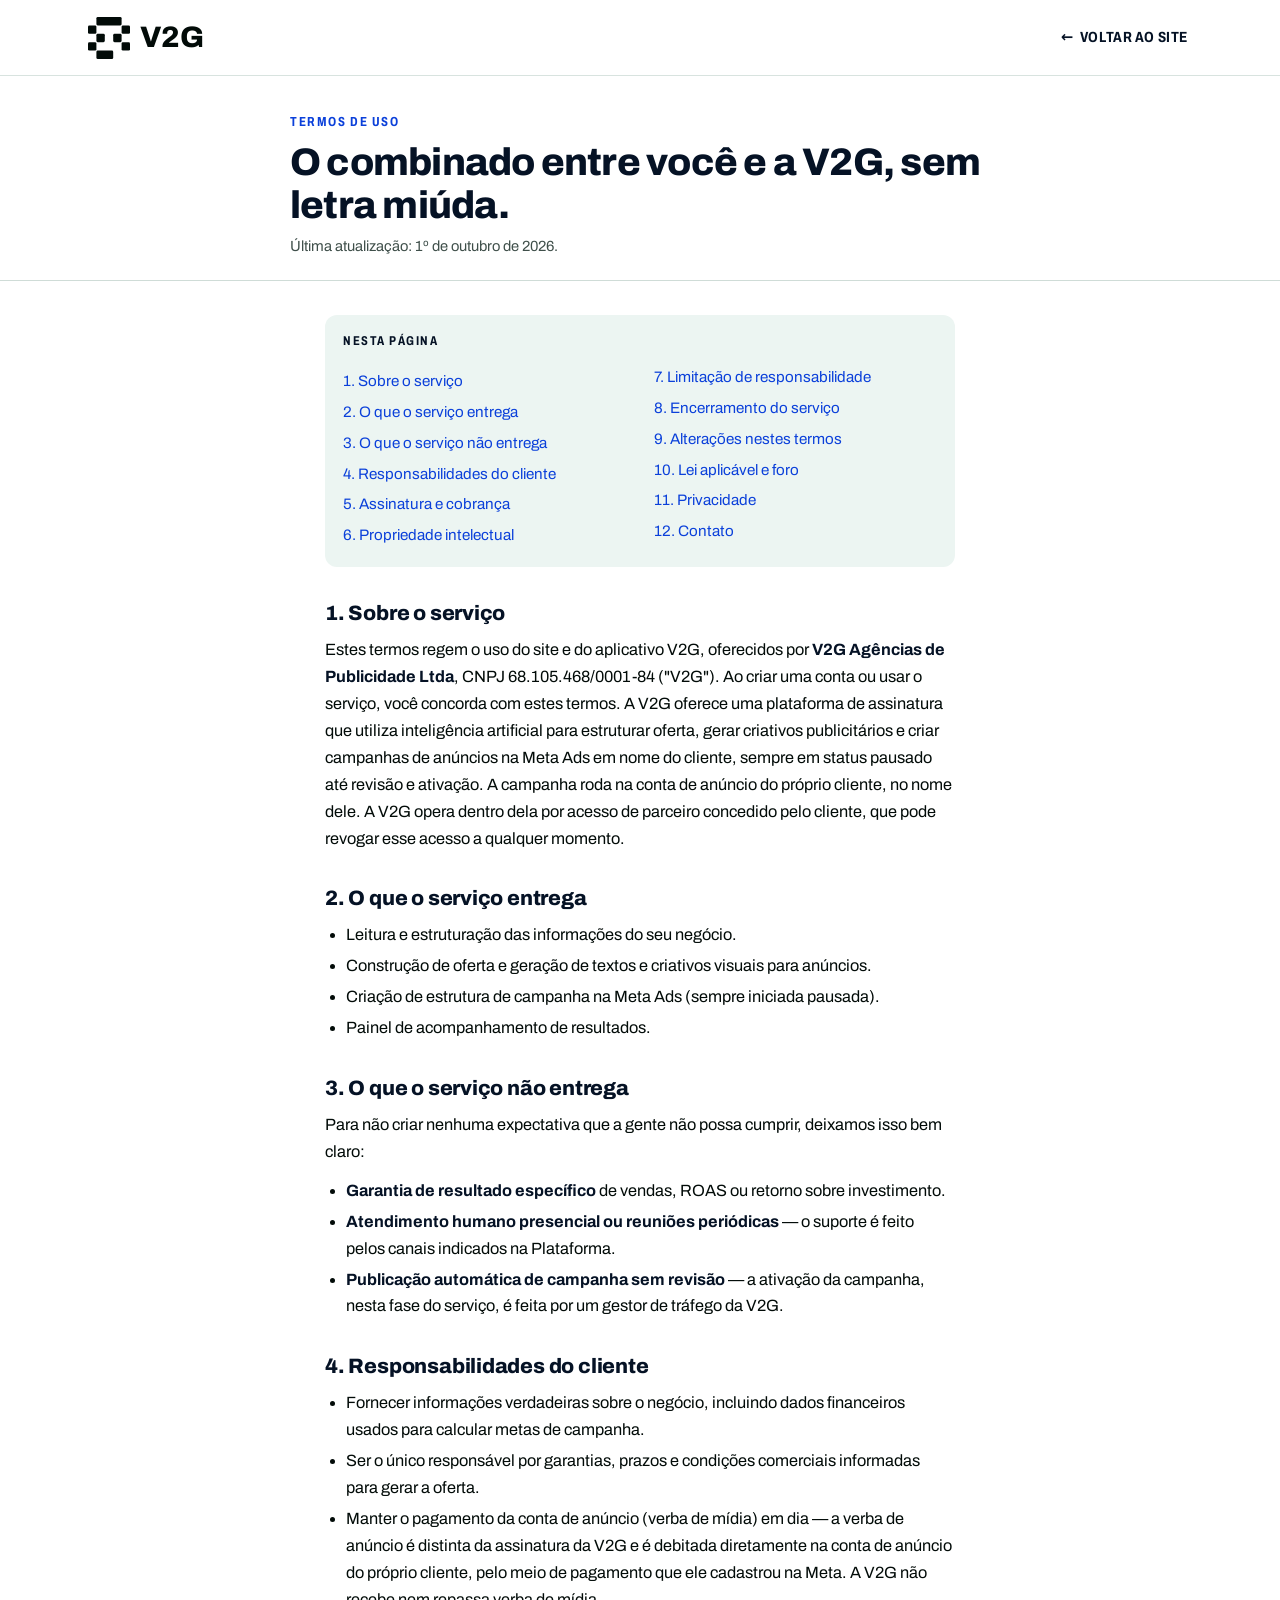
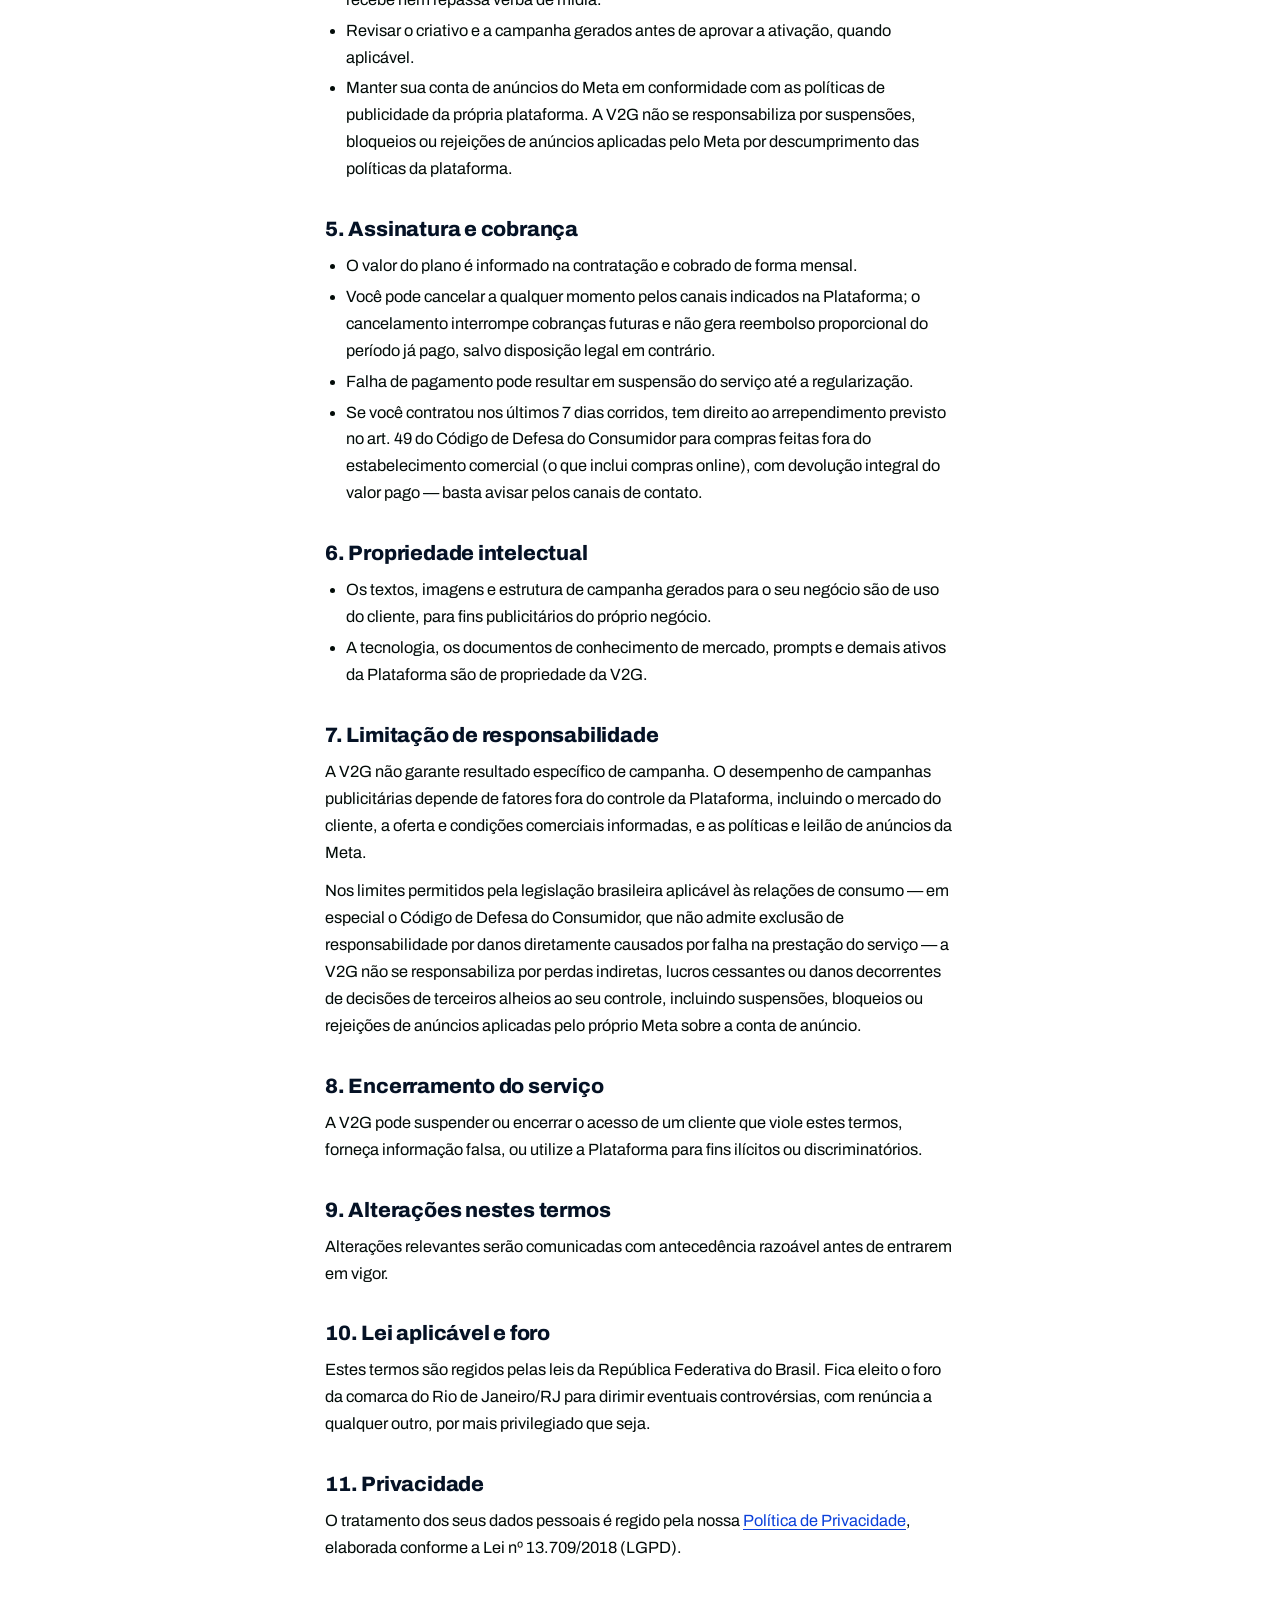
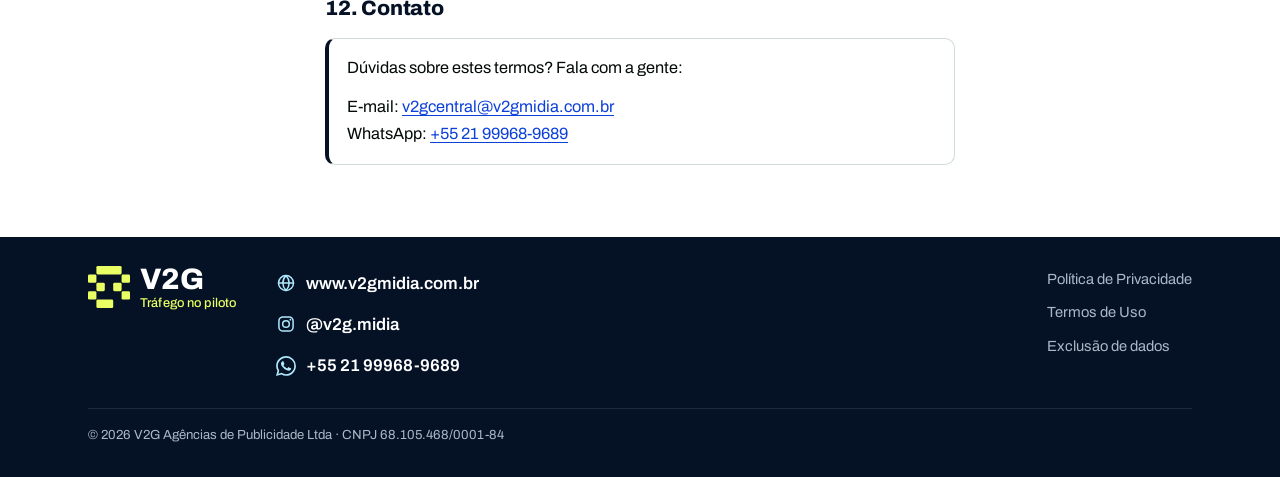
<file: termos.html>
<!DOCTYPE html>
<html lang="pt-BR">
<head>
<meta charset="UTF-8">
<meta name="viewport" content="width=device-width, initial-scale=1">
<title>Termos de Uso — V2G</title>
<meta name="description" content="Condições de uso do serviço V2G: o que entregamos, o que não entregamos, assinatura, cancelamento e responsabilidades.">
<link rel="canonical" href="https://www.v2gmidia.com.br/termos">
<meta name="theme-color" content="#051225">
<meta property="og:type" content="article">
<meta property="og:locale" content="pt_BR">
<meta property="og:site_name" content="V2G">
<meta property="og:url" content="https://www.v2gmidia.com.br/termos">
<meta property="og:title" content="Termos de Uso — V2G">
<meta property="og:description" content="Condições de uso do serviço V2G: o que entregamos, o que não entregamos, assinatura, cancelamento e responsabilidades.">
<meta property="og:image" content="https://www.v2gmidia.com.br/assets/og-v2g.png">
<meta property="og:image:width" content="1200">
<meta property="og:image:height" content="630">
<meta name="twitter:card" content="summary_large_image">
<meta name="twitter:title" content="Termos de Uso — V2G">
<meta name="twitter:description" content="Condições de uso do serviço V2G: o que entregamos, o que não entregamos, assinatura, cancelamento e responsabilidades.">
<meta name="twitter:image" content="https://www.v2gmidia.com.br/assets/og-v2g.png">
<link rel="icon" href="/favicon.ico" sizes="48x48">
<link rel="icon" href="/favicon.svg" type="image/svg+xml">
<link rel="apple-touch-icon" href="/apple-touch-icon.png">
<link rel="preload" href="/assets/fontes/archivo-var-latin.woff2" as="font" type="font/woff2" crossorigin>
<link rel="stylesheet" href="/assets/lp.v4.css">
<link rel="stylesheet" href="/assets/legal.v4.css">
</head>
<!-- ENDERECO PROVISORIO: v2gcentral@ ate privacidade@v2gmidia.com.br existir. -->
<body class="legal">

<a class="pular" href="#conteudo">Pular para o conteúdo</a>

<header class="topo">
  <div class="faixa">
    <a href="/" class="assinatura" aria-label="V2G, início">
      <svg class="assinatura-simbolo" viewBox="0 0 50 50" aria-hidden="true"><use href="/assets/marca/simbolo.svg#v2g"/></svg>
      <span class="assinatura-texto"><span class="assinatura-nome">V2G</span></span>
    </a>
    <a href="/" class="voltar"><span aria-hidden="true">←</span> Voltar ao site</a>
  </div>
</header>

<header class="legal-hero">
  <div class="lp-container">
    <span class="legal-eyebrow">Termos de Uso</span>
    <h1>O combinado entre você e a V2G, sem letra miúda.</h1>
    <p class="legal-updated">Última atualização: 1º de outubro de 2026.</p>
  </div>
</header>

<main class="legal-body" id="conteudo">
  <div class="lp-container">
    <nav class="sumario" aria-label="Sumário"><p>Nesta página</p><ol><li><a href="#1-sobre-o-servico">1. Sobre o serviço</a></li><li><a href="#2-o-que-o-servico-entrega">2. O que o serviço entrega</a></li><li><a href="#3-o-que-o-servico-nao-entrega">3. O que o serviço não entrega</a></li><li><a href="#4-responsabilidades-do-cliente">4. Responsabilidades do cliente</a></li><li><a href="#5-assinatura-e-cobranca">5. Assinatura e cobrança</a></li><li><a href="#6-propriedade-intelectual">6. Propriedade intelectual</a></li><li><a href="#7-limitacao-de-responsabilidade">7. Limitação de responsabilidade</a></li><li><a href="#8-encerramento-do-servico">8. Encerramento do serviço</a></li><li><a href="#9-alteracoes-nestes-termos">9. Alterações nestes termos</a></li><li><a href="#10-lei-aplicavel-e-foro">10. Lei aplicável e foro</a></li><li><a href="#11-privacidade">11. Privacidade</a></li><li><a href="#12-contato">12. Contato</a></li></ol></nav>

    <h2 id="1-sobre-o-servico">1. Sobre o serviço</h2>
    <p>Estes termos regem o uso do site e do aplicativo V2G, oferecidos por
    <strong>V2G Agências de Publicidade Ltda</strong>, CNPJ
    68.105.468/0001-84 ("V2G"). Ao criar uma conta ou usar o serviço, você
    concorda com estes termos. A V2G oferece uma plataforma de assinatura
    que utiliza inteligência artificial para estruturar oferta, gerar
    criativos publicitários e criar campanhas de anúncios na Meta Ads em
    nome do cliente, sempre em status pausado até revisão e ativação.
    A campanha roda na conta de anúncio do próprio cliente, no nome dele. A V2G opera dentro dela por acesso de parceiro concedido pelo cliente, que pode revogar esse acesso a qualquer momento.</p>

    <h2 id="2-o-que-o-servico-entrega">2. O que o serviço entrega</h2>
    <ul>
      <li>Leitura e estruturação das informações do seu negócio.</li>
      <li>Construção de oferta e geração de textos e criativos visuais para
      anúncios.</li>
      <li>Criação de estrutura de campanha na Meta Ads (sempre iniciada
      pausada).</li>
      <li>Painel de acompanhamento de resultados.</li>
    </ul>

    <h2 id="3-o-que-o-servico-nao-entrega">3. O que o serviço não entrega</h2>
    <p>Para não criar nenhuma expectativa que a gente não possa cumprir,
    deixamos isso bem claro:</p>
    <ul>
      <li><strong>Garantia de resultado específico</strong> de vendas, ROAS
      ou retorno sobre investimento.</li>
      <li><strong>Atendimento humano presencial ou reuniões periódicas</strong>
      — o suporte é feito pelos canais indicados na Plataforma.</li>
      <li><strong>Publicação automática de campanha sem revisão</strong> — a
      ativação da campanha, nesta fase do serviço, é feita por um gestor de
      tráfego da V2G.</li>
    </ul>

    <h2 id="4-responsabilidades-do-cliente">4. Responsabilidades do cliente</h2>
    <ul>
      <li>Fornecer informações verdadeiras sobre o negócio, incluindo dados
      financeiros usados para calcular metas de campanha.</li>
      <li>Ser o único responsável por garantias, prazos e condições
      comerciais informadas para gerar a oferta.</li>
      <li>Manter o pagamento da conta de anúncio (verba de mídia) em dia —
      a verba de anúncio é distinta da assinatura da V2G e é debitada
      diretamente na conta de anúncio do próprio cliente, pelo meio de
      pagamento que ele cadastrou na Meta. A V2G não recebe nem repassa
      verba de mídia.</li>
      <li>Revisar o criativo e a campanha gerados antes de aprovar a
      ativação, quando aplicável.</li>
      <li>Manter sua conta de anúncios do Meta em conformidade com as
      políticas de publicidade da própria plataforma. A V2G não se
      responsabiliza por suspensões, bloqueios ou rejeições de anúncios
      aplicadas pelo Meta por descumprimento das políticas da plataforma.</li>
    </ul>

    <h2 id="5-assinatura-e-cobranca">5. Assinatura e cobrança</h2>
    <ul>
      <li>O valor do plano é informado na contratação e cobrado de forma mensal.</li>
      <li>Você pode cancelar a qualquer momento pelos canais indicados na
      Plataforma; o cancelamento interrompe cobranças futuras e não gera
      reembolso proporcional do período já pago, salvo disposição legal em
      contrário.</li>
      <li>Falha de pagamento pode resultar em suspensão do serviço até a
      regularização.</li>
      <li>Se você contratou nos últimos 7 dias corridos, tem direito ao
      arrependimento previsto no art. 49 do Código de Defesa do Consumidor
      para compras feitas fora do estabelecimento comercial (o que inclui
      compras online), com devolução integral do valor pago — basta avisar
      pelos canais de contato.</li>
    </ul>

    <h2 id="6-propriedade-intelectual">6. Propriedade intelectual</h2>
    <ul>
      <li>Os textos, imagens e estrutura de campanha gerados para o seu
      negócio são de uso do cliente, para fins publicitários do próprio
      negócio.</li>
      <li>A tecnologia, os documentos de conhecimento de mercado, prompts e
      demais ativos da Plataforma são de propriedade da V2G.</li>
    </ul>

    <h2 id="7-limitacao-de-responsabilidade">7. Limitação de responsabilidade</h2>
    <p>A V2G não garante resultado específico de campanha. O desempenho de
    campanhas publicitárias depende de fatores fora do controle da
    Plataforma, incluindo o mercado do cliente, a oferta e condições
    comerciais informadas, e as políticas e leilão de anúncios da Meta.</p>
    <p>Nos limites permitidos pela legislação brasileira aplicável às
    relações de consumo — em especial o Código de Defesa do Consumidor,
    que não admite exclusão de responsabilidade por danos diretamente
    causados por falha na prestação do serviço — a V2G não se
    responsabiliza por perdas indiretas, lucros cessantes ou danos
    decorrentes de decisões de terceiros alheios ao seu controle, incluindo
    suspensões, bloqueios ou rejeições de anúncios aplicadas pelo próprio
    Meta sobre a conta de anúncio.</p>

    <h2 id="8-encerramento-do-servico">8. Encerramento do serviço</h2>
    <p>A V2G pode suspender ou encerrar o acesso de um cliente que viole
    estes termos, forneça informação falsa, ou utilize a Plataforma para
    fins ilícitos ou discriminatórios.</p>

    <h2 id="9-alteracoes-nestes-termos">9. Alterações nestes termos</h2>
    <p>Alterações relevantes serão comunicadas com antecedência razoável
    antes de entrarem em vigor.</p>

    <h2 id="10-lei-aplicavel-e-foro">10. Lei aplicável e foro</h2>
    <p>Estes termos são regidos pelas leis da República Federativa do
    Brasil. Fica eleito o foro da comarca do Rio de Janeiro/RJ para dirimir
    eventuais controvérsias, com renúncia a qualquer outro, por mais
    privilegiado que seja.</p>

    <h2 id="11-privacidade">11. Privacidade</h2>
    <p>O tratamento dos seus dados pessoais é regido pela nossa
    <a href="/privacidade">Política de Privacidade</a>, elaborada
    conforme a Lei nº 13.709/2018 (LGPD).</p>

    <h2 id="12-contato">12. Contato</h2>
    <div class="legal-card">
      <p>Dúvidas sobre estes termos? Fala com a gente:</p>
      <p>
        E-mail: <a href="mailto:v2gcentral@v2gmidia.com.br">v2gcentral@v2gmidia.com.br</a><br>
        WhatsApp: <a href="https://wa.me/5521999689689?text=Preciso%20de%20ajuda." target="_blank" rel="noopener">+55 21 99968-9689</a>
      </p>
    </div>

  </div>
</main>

<!--RODAPE-->
<footer class="rodape">
  <div class="faixa rodape-grade">
    <a href="/" class="assinatura assinatura-escura" aria-label="V2G, Tráfego no piloto. Início">
      <svg class="assinatura-simbolo" viewBox="0 0 50 50" aria-hidden="true"><use href="/assets/marca/simbolo.svg#v2g"/></svg>
      <span class="assinatura-texto"><span class="assinatura-nome">V2G</span><span class="assinatura-apoio">Tráfego no piloto</span></span>
    </a>
    <ul class="rodape-contatos">
      <li><a href="https://www.v2gmidia.com.br/"><svg viewBox="0 0 24 24" aria-hidden="true" fill="none" stroke="currentColor" stroke-width="1.8" stroke-linecap="round" stroke-linejoin="round"><circle cx="12" cy="12" r="9"/><path d="M3 12h18M12 3c2.5 2.7 3.8 5.7 3.8 9s-1.3 6.3-3.8 9c-2.5-2.7-3.8-5.7-3.8-9S9.5 5.7 12 3z"/></svg>www.v2gmidia.com.br</a></li>
      <li><a href="https://www.instagram.com/v2g.midia/" target="_blank" rel="noopener"><svg viewBox="0 0 24 24" aria-hidden="true" fill="none" stroke="currentColor" stroke-width="1.8" stroke-linecap="round" stroke-linejoin="round"><rect x="3.5" y="3.5" width="17" height="17" rx="5"/><circle cx="12" cy="12" r="4"/><circle cx="17.2" cy="6.8" r="1.1" fill="currentColor" stroke="none"/></svg>@v2g.midia</a></li>
      <li><a href="https://wa.me/5521999689689?text=Ol%C3%A1%2C%20vim%20pelo%20site%20da%20V2G." target="_blank" rel="noopener"><svg viewBox="0 0 24 24" aria-hidden="true" fill="currentColor"><path d="M17.472 14.382c-.297-.149-1.758-.867-2.03-.967-.273-.099-.471-.148-.67.15-.197.297-.767.966-.94 1.164-.173.199-.347.223-.644.075-.297-.15-1.255-.463-2.39-1.475-.883-.788-1.48-1.761-1.653-2.059-.173-.297-.018-.458.13-.606.134-.133.298-.347.446-.52.149-.174.198-.298.298-.497.099-.198.05-.371-.025-.52-.075-.149-.669-1.612-.916-2.207-.242-.579-.487-.5-.669-.51-.173-.008-.371-.01-.57-.01-.198 0-.52.074-.792.372-.272.297-1.04 1.016-1.04 2.479 0 1.462 1.065 2.875 1.213 3.074.149.198 2.096 3.2 5.077 4.487.709.306 1.262.489 1.694.625.712.227 1.36.195 1.871.118.571-.085 1.758-.719 2.006-1.413.248-.694.248-1.289.173-1.413-.074-.124-.272-.198-.57-.347m-5.421 7.403h-.004a9.87 9.87 0 0 1-5.031-1.378l-.361-.214-3.741.982.998-3.648-.235-.374a9.86 9.86 0 0 1-1.51-5.26c.001-5.45 4.436-9.884 9.888-9.884 2.64 0 5.122 1.03 6.988 2.898a9.825 9.825 0 0 1 2.893 6.994c-.003 5.45-4.437 9.884-9.885 9.884m8.413-18.297A11.815 11.815 0 0 0 12.05 0C5.495 0 .16 5.335.157 11.892c0 2.096.547 4.142 1.588 5.945L.057 24l6.305-1.654a11.882 11.882 0 0 0 5.683 1.448h.005c6.554 0 11.89-5.335 11.893-11.893a11.821 11.821 0 0 0-3.48-8.413z"/></svg>+55 21 99968-9689</a></li>
    </ul>
    <ul class="rodape-legais">
      <li><a href="/privacidade">Política de Privacidade</a></li>
      <li><a href="/termos">Termos de Uso</a></li>
      <li><a href="/exclusao-de-dados">Exclusão de dados</a></li>
    </ul>
    <p class="rodape-legal">© <span id="ano">2026</span> V2G Agências de Publicidade Ltda · CNPJ 68.105.468/0001-84</p>
  </div>
</footer>
<!--/RODAPE-->

</body>
</html>
</file>
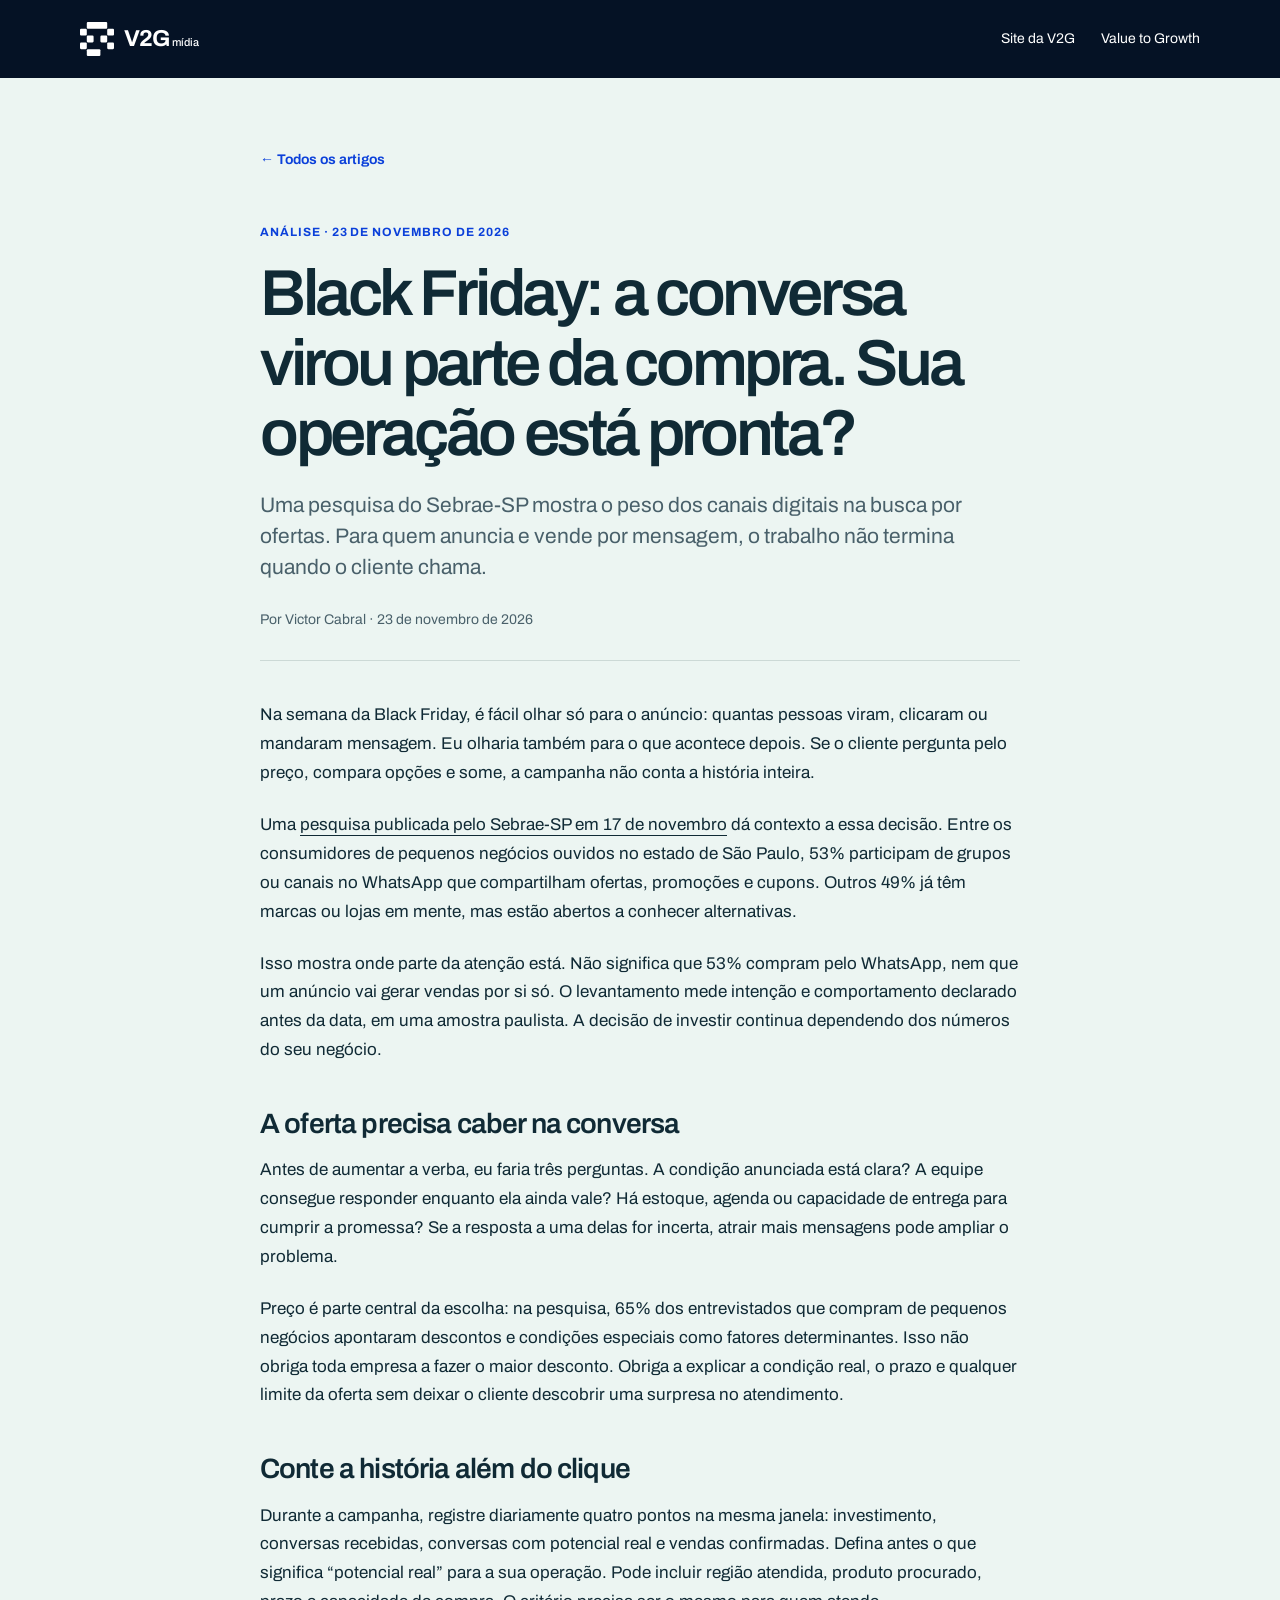
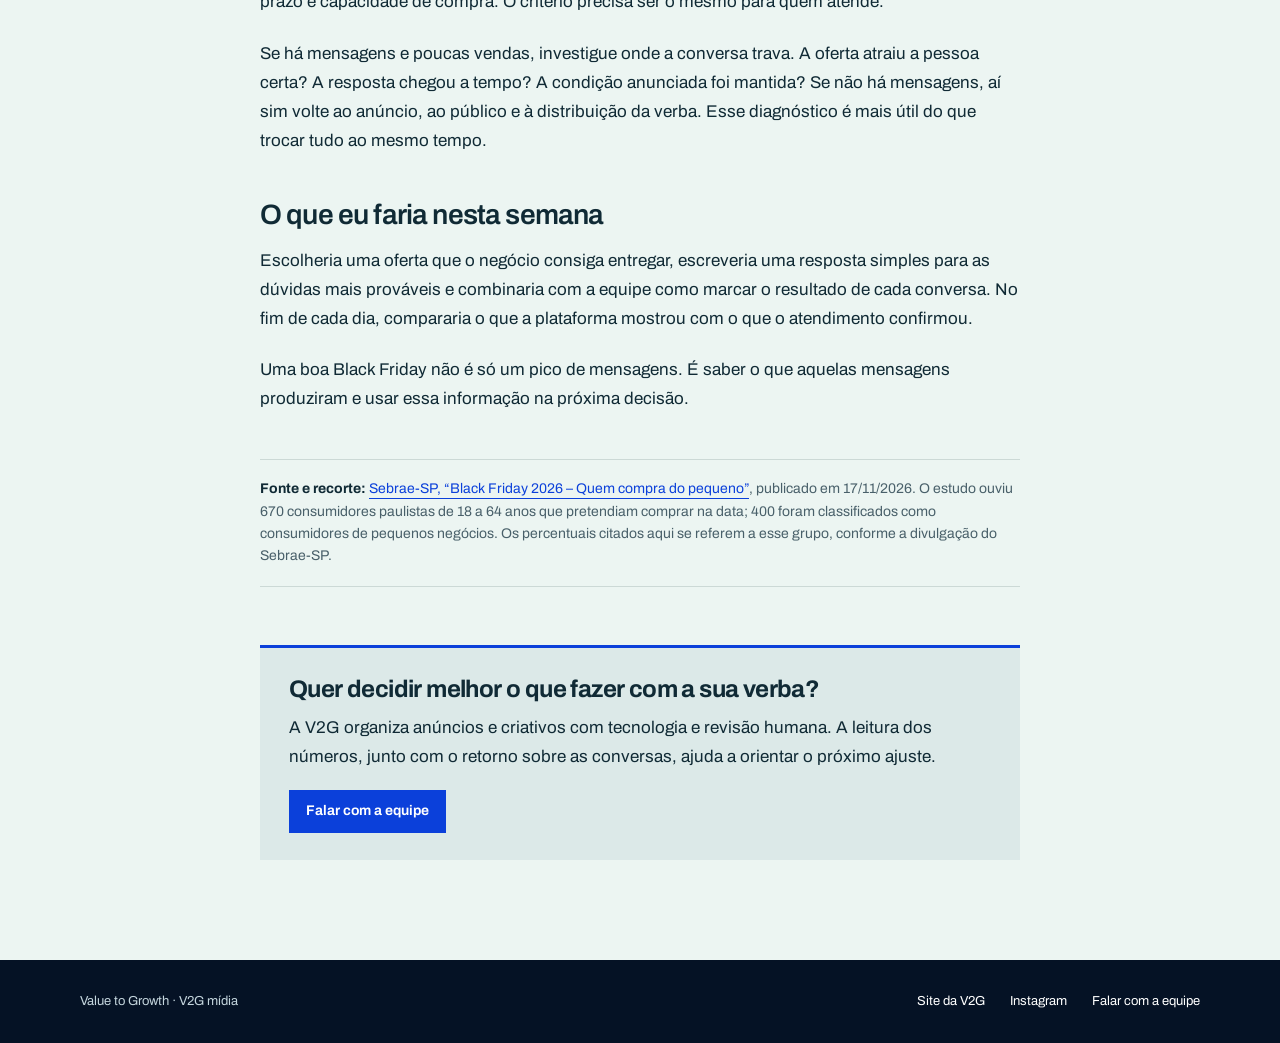
<file: blog/black-friday-conversa-venda.html>
<!doctype html>
<html lang="pt-BR">
<head>
  <meta charset="utf-8">
  <meta name="viewport" content="width=device-width, initial-scale=1">
  <meta name="description" content="Pesquisa do Sebrae-SP mostra o peso dos canais digitais na busca por ofertas. Veja o que acompanhar entre anúncio, conversa e venda nesta Black Friday.">
  <link rel="canonical" href="https://www.v2gmidia.com.br/blog/black-friday-conversa-venda">
  <meta property="og:type" content="article">
  <meta property="og:site_name" content="Value to Growth · V2G mídia">
  <meta property="og:title" content="Black Friday: a conversa virou parte da compra. Sua operação está pronta?">
  <meta property="og:description" content="O anúncio pode trazer a conversa. A decisão sobre verba depende também do que acontece depois da mensagem.">
  <meta property="og:url" content="https://www.v2gmidia.com.br/blog/black-friday-conversa-venda">
  <meta property="og:image" content="https://www.v2gmidia.com.br/assets/og-v2g.png">
  <meta property="article:published_time" content="2026-11-23">
  <meta name="twitter:card" content="summary_large_image">
  <title>Black Friday: a conversa virou parte da compra — Value to Growth</title>
  <link rel="icon" href="/favicon.svg" type="image/svg+xml">
  <link rel="stylesheet" href="/assets/velocity-growth.v1.css">
</head>
<body>
  <a class="skip" href="#conteudo">Pular para o conteúdo</a>
  <header class="site-header"><div class="wrap">
    <a class="brand" href="/" aria-label="V2G mídia, voltar ao site"><svg viewBox="0 0 50 50" aria-hidden="true"><use href="/assets/marca/simbolo.svg#v2g"></use></svg><span>V2G<small>mídia</small></span></a>
    <nav aria-label="Navegação"><a href="/">Site da V2G</a><a href="/blog">Value to Growth</a></nav>
  </div></header>
  <main class="read" id="conteudo">
    <a class="back" href="/blog">← Todos os artigos</a>
    <article>
      <span class="kind">Análise · 23 de novembro de 2026</span>
      <h1>Black Friday: a conversa virou parte da compra. Sua operação está pronta?</h1>
      <p class="dek">Uma pesquisa do Sebrae-SP mostra o peso dos canais digitais na busca por ofertas. Para quem anuncia e vende por mensagem, o trabalho não termina quando o cliente chama.</p>
      <div class="byline">Por Victor Cabral · 23 de novembro de 2026</div>
      <div class="prose">
        <p>Na semana da Black Friday, é fácil olhar só para o anúncio: quantas pessoas viram, clicaram ou mandaram mensagem. Eu olharia também para o que acontece depois. Se o cliente pergunta pelo preço, compara opções e some, a campanha não conta a história inteira.</p>
        <p>Uma <a href="https://sp.agenciasebrae.com.br/cultura-empreendedora/pesquisa-do-sebrae-sp-aponta-que-59-dos-consumidores-de-pequenos-negocios-pretendem-gastar-mais-na-black-friday/">pesquisa publicada pelo Sebrae-SP em 17 de novembro</a> dá contexto a essa decisão. Entre os consumidores de pequenos negócios ouvidos no estado de São Paulo, 53% participam de grupos ou canais no WhatsApp que compartilham ofertas, promoções e cupons. Outros 49% já têm marcas ou lojas em mente, mas estão abertos a conhecer alternativas.</p>
        <p>Isso mostra onde parte da atenção está. Não significa que 53% compram pelo WhatsApp, nem que um anúncio vai gerar vendas por si só. O levantamento mede intenção e comportamento declarado antes da data, em uma amostra paulista. A decisão de investir continua dependendo dos números do seu negócio.</p>
        <h2>A oferta precisa caber na conversa</h2>
        <p>Antes de aumentar a verba, eu faria três perguntas. A condição anunciada está clara? A equipe consegue responder enquanto ela ainda vale? Há estoque, agenda ou capacidade de entrega para cumprir a promessa? Se a resposta a uma delas for incerta, atrair mais mensagens pode ampliar o problema.</p>
        <p>Preço é parte central da escolha: na pesquisa, 65% dos entrevistados que compram de pequenos negócios apontaram descontos e condições especiais como fatores determinantes. Isso não obriga toda empresa a fazer o maior desconto. Obriga a explicar a condição real, o prazo e qualquer limite da oferta sem deixar o cliente descobrir uma surpresa no atendimento.</p>
        <h2>Conte a história além do clique</h2>
        <p>Durante a campanha, registre diariamente quatro pontos na mesma janela: investimento, conversas recebidas, conversas com potencial real e vendas confirmadas. Defina antes o que significa “potencial real” para a sua operação. Pode incluir região atendida, produto procurado, prazo e capacidade de compra. O critério precisa ser o mesmo para quem atende.</p>
        <p>Se há mensagens e poucas vendas, investigue onde a conversa trava. A oferta atraiu a pessoa certa? A resposta chegou a tempo? A condição anunciada foi mantida? Se não há mensagens, aí sim volte ao anúncio, ao público e à distribuição da verba. Esse diagnóstico é mais útil do que trocar tudo ao mesmo tempo.</p>
        <h2>O que eu faria nesta semana</h2>
        <p>Escolheria uma oferta que o negócio consiga entregar, escreveria uma resposta simples para as dúvidas mais prováveis e combinaria com a equipe como marcar o resultado de cada conversa. No fim de cada dia, compararia o que a plataforma mostrou com o que o atendimento confirmou.</p>
        <p>Uma boa Black Friday não é só um pico de mensagens. É saber o que aquelas mensagens produziram e usar essa informação na próxima decisão.</p>
      </div>
      <div class="source"><strong>Fonte e recorte:</strong> <a href="https://sp.agenciasebrae.com.br/cultura-empreendedora/pesquisa-do-sebrae-sp-aponta-que-59-dos-consumidores-de-pequenos-negocios-pretendem-gastar-mais-na-black-friday/">Sebrae-SP, “Black Friday 2026 – Quem compra do pequeno”</a>, publicado em 17/11/2026. O estudo ouviu 670 consumidores paulistas de 18 a 64 anos que pretendiam comprar na data; 400 foram classificados como consumidores de pequenos negócios. Os percentuais citados aqui se referem a esse grupo, conforme a divulgação do Sebrae-SP.</div>
    </article>
    <aside class="article-cta"><h2>Quer decidir melhor o que fazer com a sua verba?</h2><p>A V2G organiza anúncios e criativos com tecnologia e revisão humana. A leitura dos números, junto com o retorno sobre as conversas, ajuda a orientar o próximo ajuste.</p><a class="button" href="/#pre-cadastro">Falar com a equipe</a></aside>
  </main>
  <footer class="site-footer"><div class="wrap"><span>Value to Growth · V2G mídia</span><nav aria-label="Links da V2G"><a href="/">Site da V2G</a><a href="https://www.instagram.com/v2g.midia/" target="_blank" rel="noopener noreferrer">Instagram</a><a href="/#pre-cadastro">Falar com a equipe</a></nav></div></footer>
</body>
</html>
</file>
<file: assets/lp.v5.css>
@font-face{font-family:Archivo;src:url('/assets/fontes/archivo-var-latin.woff2') format('woff2');font-weight:100 900;font-stretch:62% 125%;font-display:swap}
:root{--navy:#051225;--blue:#0b40da;--ice:#b0e9fd;--lime:#eaff64;--paper:#ecf5f2;--ink:#102a35;--muted:#49606a;--line:#ccd9d6;--space:clamp(24px,5vw,80px);--ease:cubic-bezier(.16,1,.3,1)}
*{box-sizing:border-box}html{scroll-behavior:smooth;scroll-padding-top:110px;scrollbar-color:#526675 var(--navy)}body{margin:0;font-family:Archivo,sans-serif;background:var(--navy);color:var(--paper);-webkit-font-smoothing:antialiased}::selection{background:var(--lime);color:var(--navy)}button,input,select{font:inherit}a{color:inherit;text-decoration:none;text-underline-offset:6px}button,a,input,select,summary{-webkit-tap-highlight-color:transparent}a:focus-visible,button:focus-visible,summary:focus-visible,input:focus-visible,select:focus-visible{outline:3px solid var(--ice);outline-offset:5px}button{cursor:pointer}button:disabled{cursor:wait;opacity:.65}img,svg{display:block}svg{stroke:currentColor;stroke-width:1.5;stroke-linecap:round;stroke-linejoin:round;fill:none}p,h1,h2,h3,dl,dd,figure{margin:0}h1,h2{font-weight:400;letter-spacing:-.038em;text-wrap:balance}h2{font-size:clamp(36px,3.8vw,56px);line-height:1.1}h3{font-weight:500;letter-spacing:-.025em}p{line-height:1.65}em{font-style:normal;color:var(--ice)}[hidden]{display:none!important}.wrap,.faixa{max-width:1440px;padding-inline:var(--space);margin-inline:auto}.section{padding-block:112px}.split{display:grid;grid-template-columns:1fr 1fr;gap:clamp(50px,8vw,120px);align-items:center}.section-copy>p{font-size:16px;max-width:440px;margin-top:27px;color:#b8cbd7}.section-copy>p+p{margin-top:18px}.arrow{width:21px;height:21px;flex:none}.square{display:inline-block;width:11px;height:11px;background:var(--lime);margin-left:9px}.pular{position:fixed;top:-100px;left:20px;z-index:100;background:var(--lime);color:var(--navy);padding:16px}.pular:focus{top:10px}.sr-only{position:absolute;width:1px;height:1px;overflow:hidden;clip:rect(0,0,0,0);white-space:nowrap}
/* Navigation remains useful all the way to the form. */
.site-header{position:sticky;top:0;z-index:40;background:var(--navy);transition:box-shadow .25s}.site-header.is-scrolled{box-shadow:0 8px 24px #010a172e}.header-inner{height:94px;display:flex;align-items:center;justify-content:space-between;gap:28px}.brand{display:inline-flex;align-items:center;gap:11px;width:max-content;flex-shrink:0}.brand svg{height:40px;width:40px;stroke:none;fill:currentColor}.brand>span{font-size:32px;font-weight:680;letter-spacing:-.04em;line-height:.98}.brand small{display:block;font-size:10px;font-weight:400;letter-spacing:.13em;text-align:right;padding-top:4px}.site-header nav{display:flex;align-items:center;gap:30px;font-size:13px}.nav-text{color:#c9d4dd}.nav-text:hover{color:white}.nav-date{display:flex;align-items:center;gap:9px;color:#c9d4dd;font-size:12px}.nav-date>span{width:5px;height:5px;background:var(--lime)}.reading-progress{position:absolute;bottom:0;left:0;width:100%;height:2px;background:var(--ice);transform:scaleX(0);transform-origin:left;pointer-events:none}
.button,.botao{display:inline-flex;align-items:center;justify-content:space-between;gap:28px;min-height:56px;padding:17px 24px;font-weight:500;font-size:15px;line-height:1.25;border:0;border-radius:4px;transition:background .2s,color .2s;cursor:pointer}.button svg{transition:transform .3s var(--ease)}.button:hover svg{transform:translate(3px,-3px)}.button-small{min-height:44px;padding:12px 18px;font-size:13px;gap:24px}.button-outline{border:1px solid #637382;background:transparent}.button-outline:hover{background:#182b40}.button-blue{background:var(--blue);color:#fff}.button-blue:hover{background:#2355e2}.text-link{display:inline-flex;align-items:center;gap:18px;font-size:14px;border-bottom:1px solid currentColor;padding-bottom:7px}.text-link .arrow{width:18px;height:18px;transition:transform .25s var(--ease)}.text-link:hover .arrow{transform:translate(3px,-3px)}
/* The approved photographic hero. */
.hero{display:grid;grid-template-columns:1.08fr 1fr;gap:28px;padding-top:35px;padding-bottom:58px;align-items:center;min-height:626px}.hero-copy{position:relative;z-index:2}.hero h1{font-size:clamp(44px,5vw,76px);line-height:1.035;letter-spacing:-.04em}.hero h1 em{font-weight:430}.hero-copy>p:not(.hero-note){font-size:17px;color:#b6c6d0;max-width:380px;margin:26px 0 28px}.hero-copy .hero-note{font-size:12px;line-height:1.55;color:#b9cbd6;margin-top:20px}.hero-art{height:530px;position:relative;min-width:0}.photo-frame{position:absolute;inset:0 0 60px 28px;overflow:hidden;clip-path:polygon(48px 0,100% 0,100% 100%,0 100%,0 48px,48px 48px)}.photo-frame img{width:100%;height:100%;object-fit:cover;object-position:64% 50%}.pixel-accent{position:absolute;left:-5px;top:94px;display:grid;grid-template-columns:16px 16px;grid-template-rows:16px 16px;gap:2px}.pixel-accent i{background:var(--ice)}.pixel-accent i:nth-child(2){background:var(--blue)}.pixel-accent i:nth-child(3){visibility:hidden}.pixel-accent i:nth-child(4){background:var(--lime)}.account-preview{position:absolute;bottom:0;left:0;right:26px;background:var(--paper);color:var(--navy);padding:25px 26px 0;box-shadow:0 20px 50px #010c1c4d}.account-top{display:flex;justify-content:space-between;align-items:center;gap:14px;font-size:14px;font-weight:550}.demo-label{font-size:10px;font-weight:450;color:#49606a}.account-preview dl{display:grid;grid-template-columns:1.1fr .7fr 1.2fr;gap:15px;margin:25px 0 22px}.account-preview dt{font-size:11px;color:#49606a;margin-bottom:12px;white-space:nowrap}.account-preview dd{font-size:30px;font-weight:420;letter-spacing:-.04em;white-space:nowrap;font-variant-numeric:tabular-nums}.account-preview dd small{font-size:15px}.account-preview dd>span{font-size:16px;color:#49606a;letter-spacing:-.025em}.account-foot{border-top:1px solid #c4d3d0;padding:13px 0;display:flex;gap:9px;align-items:center;font-size:10px;color:#49606a}.account-foot>span{width:5px;height:5px;flex:none;background:var(--blue)}.hero-base{display:flex;justify-content:space-between;align-items:center;gap:20px;padding-bottom:29px;color:#b1c4d2;font-size:12px}.hero-base>a{display:flex;gap:14px;align-items:center}
/* Launch date and live clock use the same Brasília deadline. */
.launch-strip{background:#13253b;border-block:1px solid #2b3c50}.launch-inner{display:flex;align-items:center;justify-content:space-between;gap:30px;padding-block:30px}.launch-date{display:flex;align-items:center;gap:19px}.launch-date .square{margin:0;width:13px;height:13px}.launch-date p{font-size:12px;color:#b9cbd6;margin-bottom:5px}.launch-date time{font-size:23px;font-weight:430;letter-spacing:-.02em}.launch-date time>span{font-size:14px;color:#b9cbd6;margin-left:5px}.cronometro-relogio{display:flex;gap:14px;align-items:flex-start;font-variant-numeric:tabular-nums}.bloco>span{display:flex;justify-content:center;font-size:30px;font-weight:420;letter-spacing:-.025em}.bloco small{display:block;text-align:center;font-size:10px;color:#b9cbd6;margin-top:4px}.clock-separator{font-weight:300;font-size:22px;padding-top:2px;color:#8ca5b6}.dig{display:inline-grid;font-style:normal}.dig b{grid-area:1/1;font-weight:inherit}.dig .sai{animation:digit-out .35s var(--ease) forwards}.dig .entra{animation:digit-in .35s var(--ease)}@keyframes digit-out{to{opacity:0;transform:translateY(-35%)}}@keyframes digit-in{from{opacity:0;transform:translateY(35%)}}
/* An authored interactive explanation of divided attention. */
.problem .text-link{margin-top:31px;color:var(--ice)}.attention{padding:32px 0}.attention-head{display:flex;justify-content:space-between;gap:16px;font-size:13px;color:#bacdd9}.attention-legend{display:flex;align-items:center;gap:8px}.attention-legend i{width:8px;height:8px;background:var(--lime)}.attention-grid{display:grid;grid-template-columns:repeat(6,1fr);gap:12px;margin:32px 0 34px}.attention-grid>span{aspect-ratio:1;background:#23344a;transform:scale(.72);border-radius:2px;transition:transform .5s var(--ease),background .3s}.attention-grid>span.is-active{background:#7097ba;transform:scale(1)}.attention-grid>span.your-account{background:var(--lime);transform:scale(1)}.attention-control{display:flex;justify-content:space-between;align-items:baseline;font-size:12px;color:#bbcedb}.attention-control output{font-size:22px;color:var(--paper);font-variant-numeric:tabular-nums}input[type=range]{width:100%;height:30px;margin:10px 0 12px;accent-color:var(--lime);cursor:ew-resize}.attention figcaption{font-size:11px;color:#aebfce;max-width:360px}
/* Open, editorial rows keep the explanation compact. */
.capability{background:var(--paper);color:var(--ink)}.capability em,.journey-section em,.roadmap em,.questions em{color:#526d72}.capability-heading{display:flex;justify-content:space-between;align-items:flex-end;gap:50px;margin-bottom:55px}.capability-heading>p{max-width:310px;font-size:15px;color:var(--muted)}.service-lines{border-top:1px solid #acbfbc}.service-lines>div{display:grid;grid-template-columns:1fr 1.4fr;gap:60px;align-items:center;padding:25px 0;border-bottom:1px solid #bccdca}.service-lines>div>span{font-size:28px;font-weight:450;letter-spacing:-.03em}.service-lines p{font-size:16px;max-width:520px;color:var(--muted)}.ownership-band{display:grid;grid-template-columns:1fr 1fr;gap:70px;align-items:start;margin-top:40px}.ownership-band>div:first-child{display:flex;gap:24px}.ownership-band svg{width:47px;height:47px;stroke:none;fill:var(--blue);flex:none}.ownership-band p{font-size:13px;color:var(--muted);max-width:370px}.ownership-band strong{color:var(--ink);font-weight:550}.channels{padding-left:38px;border-left:1px solid #bccdca}.channels p{display:flex;justify-content:space-between;gap:20px;margin-bottom:9px;max-width:none;font-size:12px}.channels span{font-size:11px;color:#49606a}
/* Scroll-led product story, always readable without JavaScript. */
.journey-section{background:#f8fbfa;color:var(--ink);padding-top:95px}.journey-heading{display:flex;justify-content:space-between;align-items:flex-end;gap:55px}.journey-heading>p{font-size:15px;color:var(--muted);max-width:305px}.journey{display:grid;grid-template-columns:1fr 1fr;gap:clamp(55px,8vw,120px);margin-top:65px;align-items:start}.phone-stage{position:sticky;top:125px;padding:0 12px 25px}.phone-composition{max-width:390px;position:relative;margin-inline:auto}.phone-pixel{width:170px;height:170px;background:var(--blue);position:absolute;left:-40px;top:230px;clip-path:polygon(0 0,66% 0,66% 33%,100% 33%,100% 100%,33% 100%,33% 66%,0 66%)}.phone{position:relative;width:294px;margin-inline:auto;background:var(--paper);color:var(--ink);border:7px solid #11263b;border-radius:42px;padding:12px 20px 20px;box-shadow:18px 24px 50px #102a3529;overflow:hidden}.phone-hardware{display:flex;justify-content:space-between;align-items:center;font-size:9px;height:21px;padding-inline:2px}.phone-hardware i{width:65px;height:17px;border-radius:15px;background:#11263b}.phone-brand{display:flex;align-items:center;gap:6px;margin-top:23px;padding-bottom:17px;border-bottom:1px solid #c7d7d3}.phone-brand svg{height:23px;width:23px;fill:var(--blue);stroke:none}.phone-brand>span{font-size:18px;font-weight:650;letter-spacing:-.04em}.phone-brand small{font-size:8px;font-weight:400;letter-spacing:0}.phone-brand .phone-avatar{margin-left:auto;border-radius:50%;background:#d2e1dc;width:23px;height:23px;display:grid;place-items:center;font-size:9px;font-weight:500}.phone-screen{min-height:348px;padding-top:20px}.phone-greeting{font-size:10px;color:var(--muted);margin-bottom:9px}.phone-screen h3{font-size:23px;line-height:1.1;font-weight:450;letter-spacing:-.035em;margin-bottom:18px}.phone-shop{overflow:hidden;border-radius:8px;background:white}.phone-shop>img{width:100%;height:102px;object-fit:cover;object-position:center 50%}.phone-shop>span{display:block;font-size:12px;font-weight:550;padding:12px}.phone-shop small{display:block;font-size:9px;font-weight:400;color:var(--muted);margin-top:4px}.phone-facts{margin-top:13px}.phone-facts>div{display:flex;justify-content:space-between;gap:10px;padding-block:6px;font-size:8px}.phone-facts dt{color:var(--muted)}.phone-facts dd{font-weight:500}.phone-message{font-size:9px;line-height:1.55;margin-top:15px;display:flex;align-items:flex-start;gap:7px;color:#2d4a52}.phone-message>span{width:5px;height:5px;flex:none;background:var(--blue);margin-top:4px}.phone-home{width:78px;height:4px;background:#11263b;border-radius:5px;margin:18px auto 0}.phone-caption{text-align:center;margin-top:25px}.phone-caption>p{font-size:10px;color:var(--muted);margin-top:13px}.screen-tabs{display:inline-flex;background:#dfe9e5;border-radius:6px;padding:4px;gap:2px}.screen-tab{border:0;background:transparent;color:#36555c;padding:10px 14px;font-size:11px;font-weight:500;border-radius:3px;transition:background .2s,color .2s}.screen-tab[aria-pressed=true]{background:var(--navy);color:white}.screen-tab:hover:not([aria-pressed=true]){background:#c7d9d2}.ad-preview{background:white;border-radius:8px;overflow:hidden}.ad-preview>img{width:100%;height:145px;object-fit:cover}.ad-preview>div{padding:12px}.ad-preview strong{font-size:11px;font-weight:550}.ad-preview p{font-size:9px;line-height:1.5;margin-top:6px;color:var(--muted)}.ad-preview span{display:flex;align-items:center;justify-content:space-between;font-size:9px;background:#e0ebe7;padding:8px;margin-top:10px}.ad-preview .arrow{width:12px;height:12px}.phone-total{padding:19px 16px;background:var(--navy);color:var(--paper);border-radius:8px;margin-top:22px}.phone-total>span{font-size:10px;color:#c6d8e4}.phone-total strong{display:block;font-size:32px;font-weight:400;letter-spacing:-.035em;margin-top:10px}.phone-total small{font-size:15px}.phone-total p{font-size:8px;color:#c6d8e4;margin-top:9px}.phone-results{margin-top:18px}.phone-results>div{display:flex;align-items:center;justify-content:space-between;border-bottom:1px solid #c7d7d3;padding-block:12px;gap:10px}.phone-results dt{font-size:10px;color:var(--muted)}.phone-results dd{font-size:19px;letter-spacing:-.03em}.phone-disclaimer{font-size:8px;color:var(--muted);margin-top:12px}.journey-steps{list-style:none;padding:0;margin:0}.journey-step{position:relative;display:grid;grid-template-columns:40px 1fr;gap:19px;padding:40px 0 48px;min-height:190px;border-top:1px solid #c6d5d0}.journey-step:before{content:"";position:absolute;top:-1px;left:0;right:0;height:2px;background:var(--blue);transform:scaleX(0);transform-origin:left;transition:transform .65s var(--ease)}.journey-step.is-current:before{transform:scaleX(1)}.step-number{font-size:12px;color:#527078;letter-spacing:-.025em;padding-top:7px;font-variant-numeric:tabular-nums}.journey-step.is-current .step-number{color:var(--blue)}.journey-step h3{font-size:26px;font-weight:450;line-height:1.2;margin-bottom:15px}.journey-step p{font-size:15px;color:var(--muted);max-width:365px}.journey-bottom{border-top:1px solid #c6d5d0;margin-top:35px;padding-top:36px;display:flex;justify-content:space-between;align-items:center;gap:35px}.journey-bottom>p{font-size:22px;letter-spacing:-.03em;line-height:1.3}.journey-bottom strong{font-weight:450;color:var(--muted)}
/* Audience and roadmap. */
.audience-grid{display:grid;grid-template-columns:1fr 1fr;gap:95px}.audience-grid>div>p{margin:29px 0 32px;font-size:16px;color:#b8cbd7}.check-list{list-style:none;padding:0;margin:0 0 28px}.check-list li{display:flex;align-items:flex-start;gap:19px;padding:20px 0;border-bottom:1px solid #304257;font-size:16px;line-height:1.5}.check-list li:first-child{padding-top:0}.check-list svg{width:19px;height:19px;flex:none;color:var(--ice);margin-top:4px}.audience-detail{border-bottom:1px solid #304257}.audience-detail summary{font-size:14px;padding:21px 0;color:#d2e0e8}.audience-detail summary svg{width:18px;height:18px;flex:none}.audience-detail p{font-size:14px;color:#b9cbd6;padding:0 20px 23px 0}.roadmap{background:var(--paper);color:var(--ink)}.roadmap-heading{display:flex;gap:50px;align-items:flex-end;justify-content:space-between;margin-bottom:63px}.roadmap-heading>p{font-size:14px;max-width:335px;color:var(--muted)}.phases{list-style:none;display:grid;grid-template-columns:1fr 1fr 1fr;padding:0;margin:0;gap:42px}.phase{border-top:1px solid #9db4b0;padding-top:25px;position:relative}.phase:before{content:"";position:absolute;top:-1px;left:0;right:0;height:2px;background:var(--blue);transform:scaleX(0);transform-origin:left;transition:transform .75s var(--ease)}.phase.is-visible:before{transform:scaleX(1)}.phase-top{display:flex;align-items:center;gap:9px;font-size:12px;margin-bottom:32px}.phase-dot{width:7px;height:7px;background:var(--blue)}.phase-top small{font-size:10px;background:#d4e1dc;color:#28474e;margin-left:auto;padding:4px 7px;border-radius:3px}.phase h3{font-size:25px;line-height:1.2;margin-bottom:19px;font-weight:450}.phase p{font-size:14px;color:var(--muted)}.phase .phase-note{font-size:11px;margin-top:20px;color:#4c656a}.phase-launch time{display:block;color:var(--blue);font-size:78px;letter-spacing:-.04em;font-weight:400;line-height:.85;margin:0 0 23px}.phase-launch time>span{font-weight:300}.phase-launch time>small{font-size:15px;color:var(--muted);margin-left:9px;letter-spacing:0}.phase-launch h3{font-size:19px}.phase-launch .text-link{margin-top:6px;font-size:13px;color:var(--blue)}
/* Registration retains the original endpoint, field names and validation. */
.registration{background:var(--blue);color:var(--paper)}.registration-grid{display:grid;grid-template-columns:1fr 1fr;gap:clamp(55px,8vw,115px);align-items:start}.registration-copy{position:sticky;top:135px}.form-symbol{margin-bottom:27px}.form-symbol svg{width:44px;height:44px;stroke:none;fill:var(--ice)}.registration h2{font-size:clamp(40px,4.3vw,64px)}.registration-copy>p{font-size:16px;margin-top:30px;color:#dbe5ff;max-width:370px}.registration-note{display:flex;align-items:flex-start;gap:15px;margin-top:35px}.registration-note .square{width:7px;height:7px;margin:7px 0 0;flex:none}.registration-note p{font-size:12px;color:#e1e9ff;max-width:320px}.registration-copy .text-link{margin-top:32px;font-size:13px}.form-caixa>h3{font-size:26px;letter-spacing:-.03em;font-weight:450}.form-intro{font-size:13px;color:#e0e8ff;margin-top:8px;margin-bottom:25px}.form-aviso{font-size:11px;color:#e0e8ff;margin-bottom:3px;grid-column:1/-1}#form-pre-cadastro{display:grid;grid-template-columns:1fr 1fr;gap:19px 18px}.campo{min-width:0;border:0;margin:0;padding:0;grid-column:1/-1}.campo:has(#f-nome),.campo:has(#f-whatsapp),.campo:has(#f-email),.campo:has(#f-negocio){grid-column:auto}.campo>label,.campo>legend{display:block;font-size:12px;font-weight:450;margin-bottom:8px;color:#f2f6ff;line-height:1.4}.campo>legend{padding:0}.campo input:not([type=checkbox]):not([type=radio]),.campo select{width:100%;min-height:49px;border:1px solid #88a4ed;border-radius:4px;background:transparent;color:#fff;padding:12px;font-size:14px;caret-color:var(--lime)}.campo input::placeholder{color:#d0ddfc;opacity:1}.campo input:hover,.campo select:hover{border-color:#d5e1ff}.campo select{appearance:auto;color-scheme:dark}.campo select option{background:var(--navy);color:var(--paper)}.campo .opcional{color:#dce6ff;font-size:11px}.com-prefixo{display:flex;align-items:center;border:1px solid #88a4ed;border-radius:4px;padding-left:12px}.com-prefixo>span{color:#d5e1ff;font-size:14px}.campo .com-prefixo input{border:0;padding-left:5px;min-width:0}.opcoes{display:flex;gap:10px;flex-wrap:wrap}.opcao{flex:1;min-width:95px;display:flex;align-items:center;gap:9px;padding:13px 12px;border:1px solid #88a4ed;border-radius:4px;cursor:pointer;font-size:13px}.opcao:has(input:checked){background:#ecf5f2;color:var(--navy);border-color:var(--paper)}.opcao input{accent-color:var(--navy);width:16px;height:16px;margin:0;flex:none}.consentimento{display:flex!important;gap:11px;align-items:flex-start;line-height:1.6!important;margin:4px 0 0!important;font-size:11px!important}.consentimento input{accent-color:var(--lime);margin:3px 0 0;width:17px;height:17px;flex:none}.consentimento a{text-decoration:underline}.pote{position:absolute;left:-10000px;top:auto;width:1px;height:1px;overflow:hidden}.erro{color:#fff3ac;font-size:12px;line-height:1.4}.erro:empty{display:none}.erro:not(:empty){margin-top:7px}.invalido input:not([type=checkbox]):not([type=radio]),.invalido select,.invalido .opcao{border-color:#fff3ac}.erro-geral{grid-column:1/-1}.botao-principal{background:var(--paper);color:var(--navy);justify-content:center}.botao-principal:hover{background:white}.botao-largo{width:100%;grid-column:1/-1}.enviado{padding:42px 0;min-height:360px;outline:none}.quadrado{display:inline-block;width:11px;height:11px;background:var(--lime)}.quadrado-grande{width:28px;height:28px;margin-bottom:22px}.enviado-titulo{font-size:42px;letter-spacing:-.03em;line-height:1.1;margin-bottom:23px}.enviado>p:last-child{font-size:16px;color:#e0e8ff;max-width:380px}.ponto{color:var(--ice)}
/* Native details remain useful with or without animation. */
summary{display:flex;align-items:center;justify-content:space-between;gap:24px;list-style:none;cursor:pointer;font-size:17px;font-weight:450;line-height:1.4;letter-spacing:-.015em}summary::-webkit-details-marker{display:none}summary svg{width:21px;height:21px;flex:none;transition:transform .3s var(--ease)}details[open]>summary svg{transform:rotate(45deg)}.questions{background:var(--paper);color:var(--ink)}.faq-grid{display:grid;grid-template-columns:1fr 1fr;gap:95px}.faq-grid>div>p{font-size:15px;color:var(--muted);margin-top:25px}.faq-grid .text-link{margin-top:28px;color:var(--blue)}.faq details{border-bottom:1px solid #bdcfca}.faq details:first-child{border-top:1px solid #bdcfca}.faq summary{padding-block:24px;font-size:17px}.faq summary:hover{color:var(--blue)}.faq summary svg{color:var(--blue)}.faq details>p{padding:0 27px 26px 0;color:var(--muted);font-size:14px}.capability :focus-visible,.journey-section :focus-visible,.roadmap :focus-visible,.questions :focus-visible{outline-color:var(--blue)}
/* Existing business identity and legal destinations. */
.rodape{background:var(--navy);padding-block:54px 30px}.rodape-grade{display:grid;grid-template-columns:1fr 1fr 1fr;gap:30px;align-items:start}.assinatura{display:inline-flex;align-items:center;gap:11px;width:max-content}.assinatura-simbolo{width:37px;height:37px;stroke:none;fill:currentColor}.assinatura-texto{display:flex;flex-direction:column;align-items:flex-end}.assinatura-nome{font-size:29px;line-height:1;font-weight:680;letter-spacing:-.04em}.assinatura-apoio{font-size:10px;letter-spacing:.13em;margin-top:3px}.rodape ul{list-style:none;padding:0;margin:0}.rodape li+li{margin-top:16px}.rodape li a{font-size:12px;color:#c3d4df;display:flex;align-items:center;gap:10px;line-height:1.3}.rodape li a:hover{text-decoration:underline}.rodape-contatos svg{width:17px;height:17px;flex:none}.rodape-legal{grid-column:1/-1;font-size:10px;color:#aabfce;border-top:1px solid #2a3d52;padding-top:25px;margin-top:19px}.barra-fixa{display:none}
@media(min-width:1600px){.hero{gap:60px;padding-block:40px 65px}.hero-art{height:570px}.hero h1{font-size:78px}}
@media(max-width:1100px){.site-header nav{gap:22px}.nav-date{display:none}.hero{gap:18px}.hero h1{font-size:57px}.hero-art{height:495px}.account-preview{padding-inline:20px;right:0}.account-top{font-size:12px}.demo-label{font-size:9px}.account-preview dl{gap:10px}.account-preview dt{font-size:10px}.account-preview dd{font-size:25px}.launch-inner{gap:25px}.launch-inner>.text-link{font-size:12px}.launch-date time{font-size:21px}.cronometro-relogio{gap:10px}.audience-grid,.faq-grid{gap:60px}.phases{gap:28px}.phase-launch time{font-size:65px}.registration-grid{gap:55px}.registration h2{font-size:47px}}
@media(max-width:959px){.journey{grid-template-columns:.9fr 1.1fr;gap:42px}.phone-stage{position:static;padding-inline:0}.phone{width:278px;padding-inline:16px}.phone-pixel{left:-18px;width:130px;height:130px}.journey-step{gap:12px;grid-template-columns:29px 1fr;min-height:0;padding:25px 0 30px}.journey-step h3{font-size:21px}.journey-step p{font-size:14px}.launch-inner>.text-link{display:none}.registration-grid{grid-template-columns:.85fr 1.15fr;gap:40px}.registration-copy{position:static}.registration h2{font-size:42px}.registration-copy>p{font-size:15px}.campo:has(#f-nome),.campo:has(#f-whatsapp),.campo:has(#f-email),.campo:has(#f-negocio){grid-column:1/-1}}
@media(max-width:760px){:root{--space:24px}html{scroll-padding-top:94px}.section{padding-block:70px}h2{font-size:37px}.header-inner{height:78px}.brand svg{width:33px;height:33px}.brand>span{font-size:28px}.brand small{font-size:9px}.site-header .nav-text{display:none}.site-header .button{min-height:43px;padding:11px 14px;gap:20px;font-size:12px}.site-header .arrow{width:17px;height:17px}.hero{display:flex;flex-direction:column;align-items:stretch;gap:37px;padding-top:28px;padding-bottom:31px;min-height:0}.hero h1{font-size:clamp(45px,10.4vw,66px);line-height:1.035}.hero-copy>p:not(.hero-note){margin:23px 0 25px;font-size:15px;max-width:350px}.hero-copy .button{font-size:14px;padding:16px 19px;min-height:52px;gap:24px}.hero-copy .hero-note{font-size:11px;margin-top:17px}.hero-art{height:405px;width:100%;max-width:520px;align-self:center}.photo-frame{inset:0 0 45px 20px;clip-path:polygon(32px 0,100% 0,100% 100%,0 100%,0 32px,32px 32px)}.photo-frame img{object-position:65% 45%}.pixel-accent{left:0;top:69px;grid-template-columns:12px 12px;grid-template-rows:12px 12px;gap:1px}.account-preview{right:10px;padding:19px 18px 0}.account-top{font-size:11px;gap:9px}.demo-label{font-size:9px}.account-preview dl{margin:20px 0 17px;gap:8px}.account-preview dt{font-size:9px;margin-bottom:9px}.account-preview dd{font-size:26px}.account-preview dd small{font-size:12px}.account-preview dd>span{font-size:13px}.account-foot{font-size:9px;padding-block:11px;line-height:1.4}.hero-base{font-size:10px;padding-bottom:26px}.hero-base>a{font-size:0;gap:0}.hero-base .arrow{width:20px}.launch-inner{display:block;padding-block:28px}.launch-date{justify-content:center;gap:13px}.launch-date p{font-size:11px}.launch-date time{font-size:23px}.launch-date time>span{font-size:13px}.cronometro{margin-top:22px}.cronometro-relogio{justify-content:center;gap:20px}.bloco>span{font-size:35px}.clock-separator{font-size:25px}.bloco small{font-size:10px}.split{display:block}.section-copy>p{font-size:15px;margin-top:24px}.problem .text-link{font-size:13px;margin-top:25px}.attention{padding:0;margin-top:45px}.attention-head{font-size:12px}.attention-grid{gap:10px;margin-block:25px}.attention figcaption{font-size:11px}.capability-heading{display:block;margin-bottom:34px}.capability-heading>p{margin-top:24px;font-size:14px;max-width:350px}.service-lines>div{grid-template-columns:120px 1fr;gap:20px;padding-block:22px;align-items:start}.service-lines>div>span{font-size:22px}.service-lines p{font-size:13px;line-height:1.6}.ownership-band{display:block;margin-top:29px}.ownership-band>div:first-child{gap:17px}.ownership-band svg{width:37px;height:37px}.ownership-band p{font-size:12px}.channels{margin-top:26px;border-left:0;border-top:1px solid #bccdca;padding:22px 0 0}.channels p{font-size:12px}.journey-heading{display:block}.journey-heading>p{margin-top:25px;font-size:14px;max-width:340px}.journey{display:flex;flex-direction:column;gap:40px;margin-top:36px}.phone-stage{width:100%;padding:0}.phone-composition{max-width:320px}.phone{width:278px}.phone-pixel{left:-7px;top:230px;width:125px;height:125px}.phone-screen{min-height:348px}.phone-caption{margin-top:22px}.phone-caption>p{font-size:10px}.screen-tab{min-height:40px;padding:10px 16px;font-size:12px}.journey-steps{width:100%}.journey-step{grid-template-columns:32px 1fr;gap:15px;padding-block:27px 30px}.journey-step h3{font-size:24px}.journey-step p{font-size:14px}.journey-bottom{display:block;margin-top:9px;padding-top:27px}.journey-bottom>p{font-size:24px}.journey-bottom>.button{margin-top:24px;font-size:14px;min-height:52px}.audience-grid{display:block}.audience-grid>div>p{font-size:15px;margin:25px 0}.audience-grid>.audience-content{margin-top:40px}.check-list li{font-size:15px;gap:15px;padding-block:19px}.audience-detail summary{font-size:14px}.roadmap-heading{display:block;margin-bottom:36px}.roadmap-heading>p{font-size:14px;margin-top:26px}.phases{display:block}.phase{padding-top:20px;padding-bottom:30px;margin-top:26px}.phase-top{margin-bottom:22px}.phase h3{font-size:27px}.phase p{font-size:14px;max-width:430px}.phase .phase-note{font-size:12px}.phase-launch time{font-size:88px;margin-block:33px 25px}.phase-launch time>small{font-size:16px}.phase-launch h3{font-size:22px}.phase-launch .text-link{margin-top:10px}.phase-future{padding-bottom:0}.registration-grid{display:block}.registration h2{font-size:45px}.registration-copy>p{font-size:15px;margin-top:24px}.form-symbol{margin-bottom:23px}.form-symbol svg{width:35px;height:35px}.registration-note{margin-top:27px}.registration-copy .text-link{margin-top:25px}.form-caixa{margin-top:46px}.form-caixa>h3{font-size:26px}.form-intro{font-size:13px;margin-bottom:23px}.form-aviso{font-size:11px;margin-bottom:3px}#form-pre-cadastro{gap:19px}.campo input:not([type=checkbox]):not([type=radio]),.campo select{font-size:16px;min-height:52px}.campo>label,.campo>legend{font-size:13px}.opcao{font-size:13px;min-height:49px}.consentimento{font-size:12px!important}.faq-grid{display:block}.faq-grid>div>p{font-size:14px;margin-top:23px}.faq{margin-top:35px}.faq summary{font-size:16px;padding-block:22px}.faq details>p{font-size:14px;padding-right:10px}.rodape{padding-top:43px;padding-bottom:108px}.rodape-grade{grid-template-columns:1fr;gap:30px}.rodape li a{font-size:12px}.rodape-legal{margin-top:0;font-size:10px;line-height:1.7}.barra-fixa{position:fixed;bottom:0;left:0;right:0;z-index:35;display:flex;justify-content:space-between;align-items:center;gap:14px;padding:12px 20px calc(12px + env(safe-area-inset-bottom));background:var(--navy);border-top:1px solid #33465b;transition:transform .3s var(--ease),visibility .3s}.barra-fixa>span{font-size:11px;color:#c9dae5}.barra-fixa .button{font-size:13px;min-height:44px;gap:17px;padding:12px 15px}.barra-fixa.escondida{transform:translateY(110%);visibility:hidden;pointer-events:none}}
@media(max-width:370px){:root{--space:20px}.hero h1{font-size:43px}.account-preview{padding-inline:13px}.account-preview dt{font-size:8px}.account-preview dd{font-size:23px}.hero-art{height:370px}.demo-label{font-size:8px}.account-top{font-size:10px}.screen-tab{padding-inline:13px}.phone-pixel{left:0}.phone{width:268px}.opcao{padding-inline:10px;min-width:100px}}
@media(prefers-reduced-motion:reduce){html{scroll-behavior:auto}*,*:before,*:after{animation:none!important;transition-duration:.01ms!important}.account-preview{transform:none!important}.journey-step:before,.phase:before{transition:none}.reading-progress{transition:none}}

@media(min-width:960px) and (max-height:800px){.phone-stage{top:110px}.phone-composition{transform:scale(.86);transform-origin:top center;margin-bottom:-80px}}
</file>
<file: assets/lp-refino.v5.css>
/* Refinamento da direção aprovada: movimento explica a operação.
   Nada fica escondido à espera de JavaScript. */

.reveal-line { display: block; }
[data-reveal] { overflow: visible; }
.hero-copy > h1 { font-size: clamp(44px, 4.9vw, 74px); }
.hero-copy > p:not(.hero-note) { max-width: 415px; }

/* Uma sequência real substitui a simulação de quantidade de contas. */
.problem .split { grid-template-columns: 1.07fr 1fr; gap: clamp(45px, 7vw, 105px); }
.problem h2 { font-size: clamp(36px, 3.5vw, 53px); }
.campaign-map { padding: 4px 0 0 24px; }
.campaign-route { list-style: none; margin: 0; padding: 0; }
.campaign-route > li { position: relative; display: grid; grid-template-columns: 37px 1fr; gap: 22px; padding: 0 0 25px; }
.campaign-route > li::before,
.campaign-route > li::after { content: ''; position: absolute; left: 18px; top: 38px; bottom: 0; width: 1px; background: #364b61; }
.campaign-route > li::after { background: var(--ice); transform-origin: top; transition: transform .45s var(--ease); }
.campaign-route > li:last-child::before,
.campaign-route > li:last-child::after { display: none; }
.campaign-map.sequence-ready li::after { transform: scaleY(0); }
.campaign-map.sequence-ready li.is-reached::after { transform: scaleY(1); }
.route-marker { width: 37px; height: 37px; display: grid; place-items: center; border: 1px solid #678198; color: var(--ice); font-size: 11px; font-variant-numeric: tabular-nums; border-radius: 5px; transition: background .3s, color .3s, border-color .3s; }
.campaign-route strong { display: block; font-size: 20px; font-weight: 450; letter-spacing: -.025em; margin: 0 0 5px; }
.campaign-route p { font-size: 12px; color: #bacdda; line-height: 1.5; max-width: 320px; }
.campaign-route li.is-reached .route-marker { background: #1a3b55; border-color: var(--ice); }
.campaign-route li.is-current .route-marker { background: var(--lime); color: var(--navy); border-color: var(--lime); }
.campaign-route li:last-child { padding-bottom: 0; }
.campaign-map figcaption { border-top: 1px solid #364b61; margin-top: 28px; padding-top: 17px; color: #aac1d1; font-size: 11px; }

/* A linha leva contexto a artefatos concretos, da oferta ao acompanhamento. */
.capability-heading { margin-bottom: 55px; }
.operation-stages { display: grid; grid-template-columns: repeat(5, minmax(0, 1fr)); gap: 23px; padding: 0; margin: 0; list-style: none; }
.operation-stages > li { position: relative; min-width: 0; }
.operation-stages > li::before,
.operation-stages > li::after { content: ''; position: absolute; top: 6px; left: 7px; width: calc(100% + 23px); height: 1px; background: #a8beb8; }
.operation-stages > li::after { background: var(--blue); transform-origin: left; transition: transform .45s var(--ease); }
.operation-stages > li:last-child::before,
.operation-stages > li:last-child::after { display: none; }
.operation-flow.sequence-ready li::after { transform: scaleX(0); }
.operation-flow.sequence-ready li.is-reached::after { transform: scaleX(1); }
.flow-node { position: relative; padding-top: 30px; margin-bottom: 20px; }
.flow-dot { position: absolute; width: 13px; height: 13px; top: 0; left: 0; z-index: 1; border: 1px solid var(--blue); background: var(--paper); border-radius: 2px; transition: background .25s, box-shadow .25s; }
.is-reached .flow-dot { background: var(--blue); }
.is-current .flow-dot { background: var(--blue); box-shadow: 0 0 0 5px #0b40da15; }
.flow-node h3 { font-size: 18px; line-height: 1.2; font-weight: 480; letter-spacing: -.025em; }
.flow-artifact { height: 188px; border-radius: 8px; overflow: hidden; }
.flow-artifact > span:first-child { font-size: 10px; line-height: 1.45; color: #476169; display: block; }
.flow-description { margin-top: 16px; font-size: 12px; line-height: 1.55; color: var(--muted); max-width: 200px; }
.source-artifact { padding: 18px 16px; background: #dce9e4; }
.source-artifact > p { margin-top: 14px; font-size: 18px; line-height: 1.45; letter-spacing: -.025em; }
.source-material { display: flex; gap: 7px; align-items: center; font-size: 9px; color: #385b61; margin-top: 13px; }
.source-material > i { height: 5px; width: 5px; background: var(--blue); flex: none; }
.offer-artifact { padding: 18px 12px; border: 1px solid #acbfba; border-radius: 0; }
.offer-artifact > p { font-size: clamp(18px, 1.7vw, 24px); line-height: 1.3; font-weight: 420; letter-spacing: -.03em; margin-top: 24px; }
.offer-artifact em { color: var(--blue); }
.offer-underline { display: block; height: 1px; width: 55px; margin-top: 21px; background: var(--blue); }
.creative-artifact { position: relative; background: var(--navy); color: white; }
.creative-artifact > img { height: 126px; width: 100%; object-fit: cover; object-position: 66% 50%; }
.creative-artifact > span { display: block; font-size: 10px; margin: 12px 13px 0; color: #deebf3; }
.review-stamp { display: inline-flex; align-items: center; gap: 4px; margin: 5px 13px 0; color: var(--ice); font-size: 9px; }
.review-stamp svg { width: 13px; height: 13px; }
.channel-artifact { padding: 18px 16px; background: #dce9e4; }
.channel-artifact p { font-size: 18px; letter-spacing: -.025em; line-height: 1.4; margin-top: 17px; }
.channel-artifact p + p { margin-top: 9px; }
.channel-artifact small { display: block; font-size: 9px; color: #385b61; margin-top: 16px; }
.numbers-artifact { border-top: 1px solid #91aaa4; border-radius: 0; padding-top: 17px; }
.numbers-artifact dl { margin-top: 13px; }
.numbers-artifact dl > div { border-bottom: 1px solid #c3d3cc; padding: 7px 0; }
.numbers-artifact dt { font-size: 12px; font-weight: 500; }
.numbers-artifact dd { color: #49606a; font-size: 9px; margin-top: 4px; }
.flow-human-note { display: flex; align-items: center; justify-content: center; gap: 10px; font-size: 12px; margin-top: 35px; color: #38565e; }
.flow-human-note svg { width: 17px; height: 17px; color: var(--blue); flex: none; }
.verb-band { border-block: 1px solid #bdcec7; margin-top: 43px; padding-block: 22px; overflow: hidden; }
.verb-track { display: flex; align-items: center; justify-content: space-between; gap: 18px; color: #527078; font-size: clamp(20px, 2.75vw, 40px); font-weight: 370; line-height: 1.2; letter-spacing: -.035em; }
.verb-track i { width: 5px; height: 5px; flex: none; background: var(--blue); }
.ownership-band { margin-top: 36px; }

/* A moldura tem uma dimensão por viewport; só o conteúdo troca. */
.phone-stage { top: 112px; padding: 0 12px; }
.phone-composition { transform: none; margin-bottom: 0; }
.phone { width: 294px; height: 536px; padding: 12px 18px 16px; display: flex; flex-direction: column; }
.phone-hardware { flex: 0 0 21px; }
.phone-brand { flex: none; margin-top: 17px; padding-bottom: 13px; }
.phone-viewport { flex: 1; min-height: 0; overflow-y: auto; scrollbar-width: thin; scrollbar-color: #93afa4 transparent; }
.phone-screen { min-height: 0; height: auto; padding-top: 17px; padding-bottom: 20px; }
.phone-viewport.screens-ready { overflow: hidden; }
.screens-ready > .phone-screen { height: 100%; overflow-y: auto; padding-bottom: 4px; scrollbar-width: thin; }
.phone-viewport:not(.screens-ready) > .phone-screen + .phone-screen { border-top: 1px solid #b8cdc3; margin-top: 18px; }
.phone-greeting { margin-bottom: 8px; }
.phone-screen h3 { font-size: 22px; margin-bottom: 14px; }
.phone-shop > img { height: 83px; }
.phone-shop > span { padding: 10px 12px; }
.phone-facts { margin-top: 9px; }
.phone-facts > div { padding-block: 5px; }
.phone-message { margin-top: 12px; font-size: 9px; line-height: 1.5; }
.ad-preview > img { height: 116px; }
.ad-preview > div { padding: 10px 12px; }
.phone-total { margin-top: 18px; padding: 15px 16px; }
.phone-results { margin-top: 12px; }
.phone-results > div { padding-block: 10px; }
.phone-home { flex: 0 0 4px; margin: 13px auto 0; }
.phone-caption { margin-top: 19px; }
.phone-caption > p { margin-top: 9px; }
.screen-tabs:has(button[hidden]) { display: none; }
.follow-journey { display: block; margin: 12px auto 0; padding: 4px 0; font-size: 10px; color: #476169; border: 0; border-bottom: 1px solid #829f94; background: transparent; }
.follow-journey::before { content: ''; display: inline-block; width: 5px; height: 5px; margin-right: 7px; background: #718c83; }
.follow-journey[aria-pressed=true] { color: var(--blue); border-color: #9cafe4; }
.follow-journey[aria-pressed=true]::before { background: var(--blue); }
.screen-tabs { max-width: 100%; }
.screen-tab { min-height: 38px; }
.rodape-contatos svg[fill="currentColor"] { fill: currentColor; stroke: none; }

/* Contato secundário: discreto, acessível, fora da área do formulário. */
.whats-flutua { position: fixed; z-index: 34; right: 24px; bottom: 25px; display: grid; place-items: center; width: 44px; height: 44px; border-radius: 50%; border: 1px solid #536b80; background: var(--navy); color: #d6e8f3; transition: background .2s, color .2s, opacity .2s, visibility .2s; }
.whats-flutua > svg { width: 19px; height: 19px; fill: currentColor; stroke: none; }
.whats-flutua:hover { color: var(--ice); background: #142b42; }
.whats-flutua.escondido { visibility: hidden; opacity: 0; pointer-events: none; }
.whats-tooltip { position: absolute; right: calc(100% + 11px); padding: 8px 11px; border-radius: 4px; background: var(--navy); color: var(--paper); font-size: 11px; white-space: nowrap; opacity: 0; visibility: hidden; transform: translateX(4px); transition: opacity .2s, transform .2s, visibility .2s; }
.whats-flutua:hover .whats-tooltip,.whats-flutua:focus-visible .whats-tooltip { opacity: 1; visibility: visible; transform: translateX(0); }

@media (min-width: 1600px) { .hero-copy > h1 { font-size: 76px; } }
@media (min-width: 960px) and (max-height: 800px) {
  .phone-composition { transform: none; margin-bottom: 0; }
  .phone-stage { top: 105px; }
  .phone { height: clamp(440px, calc(100svh - 220px), 536px); }
  .phone-caption { margin-top: 12px; }
  .follow-journey { margin-top: 6px; }
  .phone-caption > p { margin-top: 7px; }
  .phone-screen h3 { margin-bottom: 10px; }
  .phone-total { margin-top: 12px; }
  .phone-results { margin-top: 8px; }
  .phone-disclaimer { margin-top: 6px; }
}
@media (max-width: 1100px) {
  .operation-stages { gap: 17px; }
  .operation-stages > li::before,.operation-stages > li::after { width: calc(100% + 17px); }
  .flow-node h3 { font-size: 15px; }
  .source-artifact,.channel-artifact { padding-inline: 12px; }
  .source-material { font-size: 8px; }
  .problem .split { gap: 45px; }
  .campaign-map { padding-left: 0; }
  .campaign-route > li { gap: 16px; }
}
@media (max-width: 959px) {
  .phone { width: 278px; height: 536px; }
  .follow-journey { display: none; }
  .operation-stages { gap: 13px; }
  .flow-node h3 { font-size: 14px; }
  .source-artifact > p,.channel-artifact p { font-size: 16px; }
  .flow-artifact > span:first-child { font-size: 9px; }
}
@media (max-width: 760px) {
  .hero-copy > h1 { font-size: clamp(40px, 10.5vw, 62px); }
  .problem h2 { font-size: 35px; }
  .campaign-map { margin-top: 41px; }
  .campaign-route > li { padding-bottom: 23px; gap: 17px; }
  .campaign-route strong { font-size: 20px; }
  .campaign-route p { font-size: 12px; }
  .campaign-map figcaption { font-size: 11px; margin-top: 23px; }
  .capability-heading { margin-bottom: 38px; }
  .operation-stages { display: block; }
  .operation-stages > li { display: grid; grid-template-columns: 105px minmax(0,1fr); column-gap: 22px; padding: 0 0 35px 23px; }
  .operation-stages > li:last-child { padding-bottom: 0; }
  .operation-stages > li::before,.operation-stages > li::after { left: 6px; top: 8px; bottom: -8px; height: auto; width: 1px; transform-origin: top; }
  .operation-flow.sequence-ready li::after { transform: scaleY(0); }
  .operation-flow.sequence-ready li.is-reached::after { transform: scaleY(1); }
  .flow-node { padding-top: 0; margin-bottom: 0; grid-column: 1; align-self: start; }
  .flow-dot { left: -23px; top: 3px; }
  .flow-node h3 { font-size: 17px; line-height: 1.2; overflow-wrap: anywhere; }
  .flow-artifact { grid-column: 2; grid-row: 1 / 3; height: 184px; }
  .flow-description { grid-column: 1; align-self: start; margin-top: 14px; font-size: 12px; }
  .flow-artifact > span:first-child { font-size: 9px; }
  .source-artifact > p,.channel-artifact p { font-size: 17px; }
  .offer-artifact { padding-inline: 12px; }
  .offer-artifact > p { font-size: 20px; }
  .source-material { font-size: 8px; gap: 5px; }
  .creative-artifact > img { height: 123px; }
  .flow-human-note { justify-content: flex-start; align-items: flex-start; margin-top: 30px; font-size: 12px; line-height: 1.6; }
  .flow-human-note svg { margin-top: 2px; }
  .verb-band { margin-top: 30px; padding-block: 20px; }
  .verb-track { flex-wrap: wrap; justify-content: flex-start; gap: 11px 15px; font-size: 25px; }
  .verb-track i { width: 4px; height: 4px; }
  .phone-stage { padding-inline: 0; }
  .phone-composition { transform: none; margin-bottom: 0; }
  .phone { height: 536px; }
  .phone-screen { min-height: 0; }
  .phone-caption { margin-top: 19px; }
  .phone-pixel { top: 235px; }
  .screen-tab { min-height: 42px; }
  .whats-flutua { width: 42px; height: 42px; right: 16px; bottom: calc(85px + env(safe-area-inset-bottom)); }
  .whats-tooltip { display: none; }
}
@media (max-width: 370px) {
  .hero-copy > h1 { font-size: 37px; }
  .problem h2 { font-size: 33px; }
  .operation-stages > li { grid-template-columns: 92px minmax(0, 1fr); column-gap: 17px; padding-left: 21px; }
  .flow-node h3 { font-size: 15px; }
  .flow-dot { left: -21px; }
  .flow-description { font-size: 11px; }
  .source-artifact,.channel-artifact,.offer-artifact { padding-inline: 10px; }
  .offer-artifact > p { font-size: 18px; }
  .phone { width: 268px; }
}
@media (prefers-reduced-motion: reduce) {
  .campaign-route > li::after,.operation-stages > li::after { transition: none; }
  .reveal-line,.verb-track { filter: none !important; transform: none !important; opacity: 1 !important; }
}
</file>
<file: assets/jornada.v6.css>
/* A LP v5 continua como base. Esta camada acrescenta a contratação assistida. */
.hero-actions { display: flex; align-items: center; flex-wrap: wrap; gap: 22px; }
.hero-actions > .text-link { color: var(--ice); font-size: 13px; min-height: 44px; }
.plan-section { background: var(--paper); color: var(--ink); }
.plan-layout { display: grid; grid-template-columns: 1.1fr .9fr; gap: 60px clamp(45px, 7vw, 100px); }
.plan-copy h2 { max-width: 13ch; }
.plan-copy h2 em { color: var(--blue); }
.plan-copy > p { max-width: 45ch; font-size: 16px; color: var(--muted); margin-top: 28px; }
.plan-includes { list-style: none; margin: 30px 0 0; padding: 0; }
.plan-includes li { position: relative; padding: 14px 0 14px 22px; font-size: 15px; line-height: 1.6; }
.plan-includes li::before { content: ''; position: absolute; top: 23px; left: 0; width: 5px; height: 5px; background: var(--blue); }
.plan-copy > .plan-fit { border-top: 1px solid var(--line); margin-top: 22px; padding-top: 22px; font-size: 13px; }
.plan-offer { align-self: start; border-top: 1px solid var(--ink); padding-top: 25px; }
.plan-offer h3 { font-size: 22px; font-weight: 450; letter-spacing: -.025em; }
.plan-price { font-size: clamp(60px, 5.5vw, 76px); line-height: 1; letter-spacing: -.04em; font-weight: 400; margin: 29px 0 7px; font-variant-numeric: tabular-nums; white-space: nowrap; }
.plan-price > span { font-size: 20px; letter-spacing: -.015em; }
.plan-price > span:last-child { font-size: 18px; margin-left: 5px; color: var(--muted); }
.plan-unit { font-size: 15px; color: var(--muted); }
.plan-terms { margin: 30px 0; font-size: 13px; }
.plan-terms > div { display: flex; justify-content: space-between; gap: 20px; padding: 13px 0; border-bottom: 1px solid var(--line); }
.plan-terms dt { color: var(--muted); }
.plan-terms dd { text-align: right; }
.plan-annual { margin: -8px 0 28px; padding: 21px 0 22px; border-top: 1px solid var(--line); border-bottom: 1px solid var(--line); }
.plan-annual span { display: block; color: var(--blue); font-size: 13px; line-height: 1.55; }
.plan-annual p { color: var(--muted); font-size: 13px; line-height: 1.6; max-width: 42ch; }
.plan-annual strong { display: block; margin: 7px 0; font-size: 21px; font-weight: 500; letter-spacing: -.02em; }
.campo-ajuda { margin: 7px 0 0; color: #e0e8ff; font-size: 11px; line-height: 1.55; }
.plan-offer > .button { width: 100%; justify-content: space-between; }
.plan-assisted { margin-top: 18px; font-size: 12px; line-height: 1.65; color: var(--muted); max-width: 49ch; }
.plan-next { grid-column: 1 / -1; border-top: 1px solid var(--line); padding-top: 35px; }
.plan-next h3 { font-weight: 450; font-size: 26px; letter-spacing: -.025em; }
.plan-next ol { display: grid; grid-template-columns: repeat(3, 1fr); gap: 36px; list-style: none; counter-reset: entrada; margin: 28px 0; padding: 0; }
.plan-next li { position: relative; padding-left: 30px; counter-increment: entrada; }
.plan-next li::before { content: counter(entrada); position: absolute; top: 0; left: 0; font-size: 14px; line-height: 1.6; color: var(--blue); font-variant-numeric: tabular-nums; }
.plan-next strong { display: block; font-size: 15px; font-weight: 550; margin-bottom: 9px; }
.plan-next li span { display: block; font-size: 13px; color: var(--muted); line-height: 1.65; }
.plan-next > p { font-size: 13px; color: var(--muted); margin-top: 30px; }
.plan-next a { color: var(--blue); display: inline-flex; align-items: center; gap: 6px; min-height: 44px; text-decoration: underline; text-underline-offset: 4px; }
.plan-next .arrow { width: 16px; height: 16px; }
.form-section-heading { grid-column: 1 / -1; margin-top: 16px; }
.form-section-heading h4 { font-size: 18px; letter-spacing: -.015em; font-weight: 450; margin: 0; }
.form-section-heading p { font-size: 12px; color: #e0e8ff; margin-top: 7px; line-height: 1.6; }
.form-section-business { border-top: 1px solid #7698ed; padding-top: 25px; margin-top: 9px; }
#form-pre-cadastro .campo:has(#f-nome),
#form-pre-cadastro .campo:has(#f-negocio) { grid-column: 1 / -1; }
#form-pre-cadastro .campo:has(#f-whatsapp),
#form-pre-cadastro .campo:has(#f-email) { grid-column: auto; }
.registration .button-paper { background: var(--paper); color: var(--navy); margin-top: 26px; }
.registration .button-paper:hover { background: #fff; }
.enviado #enviado-mensagem { font-size: 16px; line-height: 1.7; color: #e0e8ff; max-width: 40ch; }
.enviado .enviado-ajuda { margin-top: 23px; font-size: 12px; line-height: 1.6; color: #e0e8ff; }
.site-header a:focus-visible, .plan-section a:focus-visible, .registration a:focus-visible { outline: 2px solid currentColor; outline-offset: 5px; }
.site-header .nav-conversao { display: inline-flex; align-items: center; min-height: 44px; }

@media (max-width: 960px) {
  .plan-layout { gap: 45px; }
  .plan-price { font-size: 62px; }
  .plan-price > span, .plan-price > span:last-child { font-size: 16px; }
  .plan-terms > div { display: block; }
  .plan-terms dd { text-align: left; margin-top: 4px; }
  .plan-next ol { gap: 22px; }
  #form-pre-cadastro .campo:has(#f-whatsapp),
  #form-pre-cadastro .campo:has(#f-email) { grid-column: 1 / -1; }
}

@media (max-width: 760px) {
  .header-inner { height: auto; min-height: 110px; flex-wrap: wrap; gap: 12px; padding-top: 17px; padding-bottom: 12px; }
  .site-header nav { width: 100%; justify-content: space-between; gap: 14px; }
  .site-header .nav-conversao { display: inline-flex; font-size: 12px; }
  .site-header .button { min-height: 44px; gap: 12px; }
  .hero-actions { gap: 8px 24px; }
  .hero-actions > .text-link { font-size: 14px; }
  .plan-layout { grid-template-columns: 1fr; gap: 36px; }
  .plan-copy h2 { max-width: 14ch; }
  .plan-copy > p { font-size: 15px; margin-top: 24px; }
  .plan-includes { margin-top: 22px; }
  .plan-offer { padding-top: 24px; }
  .plan-price { margin-top: 25px; font-size: 70px; }
  .plan-terms > div { display: flex; }
  .plan-terms dd { text-align: right; margin-top: 0; }
  .plan-annual { margin-bottom: 25px; }
  .plan-next { padding-top: 28px; }
  .plan-next h3 { font-size: 24px; }
  .plan-next ol { grid-template-columns: 1fr; gap: 26px; }
  .plan-next strong { margin-bottom: 5px; }
  .plan-next > p { margin-top: 12px; }
  .plan-assisted { font-size: 13px; }
  .registration h2 { max-width: 12ch; }
  .form-section-heading { margin-top: 12px; }
  .form-section-heading p { font-size: 13px; }
  .form-section-business { margin-top: 8px; }
  .enviado { min-height: 0; padding: 30px 0; }
  .enviado .button { width: 100%; justify-content: space-between; font-size: 14px; }
  .barra-fixa > span { font-size: 10px; max-width: 13ch; }
}

@media (max-width: 370px) {
  .site-header nav { gap: 8px; }
  .site-header .nav-conversao { font-size: 11px; }
  .site-header .button { padding-inline: 10px; gap: 5px; }
  .plan-price { font-size: 62px; }
  .plan-terms { font-size: 12px; }
}
</file>
<file: assets/contraste.v1.css>
/* Texto mais legível nos fundos claros, sem trocar as superfícies da marca. */
:root { --muted: #334950; }
.capability, .journey-section, .plan-section, .questions { --blue: #0737b5; }
.flow-artifact > span:first-child,
.numbers-artifact dd,
.verb-track,
.journey-step .step-number,
.phone-greeting,
.phone-facts dt,
.screen-tab:not([aria-pressed="true"]) { color: #334950; }
.account-foot { color: #102a35; }
.channels p span { color: #334950; }
.journey-section .phone-caption p { color: #334950; }
.registration-copy > p,
.registration-note > p,
.registration a[href$="#perguntas"],
.form-intro,
.form-aviso,
.form-section-heading h4,
.form-section-heading p,
.campo-ajuda,
.opcao span,
.campo .opcional { color: #fff; }

.registration .opcao:has(input:checked) > span { color: var(--navy); }
</file>
<file: assets/preview-copy.css>
.preview-ribbon{background:var(--lime);color:var(--navy);padding:7px 18px;text-align:center;font-size:10px;font-weight:700;letter-spacing:.04em}
.hero h1{font-size:clamp(43px,4.9vw,73px)}
.hero{min-height:0;padding-bottom:42px}
.hero-copy>p strong{color:var(--paper);font-weight:620}
.problem{padding-top:78px}
.problem .section-copy>p{max-width:490px}
.pain-clock{margin:0;padding:35px 38px 27px;background:#102a45;border:1px solid #47617a;color:var(--paper);align-self:center;min-height:405px;display:flex;flex-direction:column}
.pain-clock-kicker{font-size:10px;letter-spacing:.16em;color:var(--lime);font-weight:700;margin-bottom:22px}
.pain-clock>strong{font-size:clamp(23px,2.4vw,34px);line-height:1.08;letter-spacing:-.04em;font-weight:460;max-width:20ch;margin-bottom:27px}
.pain-clock-numbers{display:grid;grid-template-columns:1fr 1fr;gap:20px;border-top:1px solid #49647e;padding-top:19px}
.pain-clock-numbers>div{display:grid;gap:9px;min-width:0}
.pain-clock-numbers span{font-size:11px;color:#afc6d7}
.pain-clock-numbers strong{font-size:clamp(21px,2vw,30px);font-weight:460;letter-spacing:-.04em;font-variant-numeric:tabular-nums;white-space:nowrap}
.pain-clock-numbers>div:last-child strong{color:var(--lime)}
.pain-budget-rail{height:8px;background:#34526a;margin-top:17px;overflow:hidden}
.pain-budget-rail i{display:block;height:100%;width:100%;background:var(--lime);transform-origin:left}
.pain-clock.is-exhausted .pain-clock-numbers>div:last-child strong{color:#f6bb9b}
.pain-clock-status{display:flex;gap:10px;align-items:center;color:var(--paper);font-size:13px;margin-top:20px}
.pain-clock-status>span:first-child{display:block;flex:none;width:8px;height:8px;background:var(--lime)}
.pain-clock.is-exhausted .pain-clock-status>span:first-child{background:#f6bb9b}
.pain-clock figcaption{font-size:10px;line-height:1.5;color:#9bb7c9;margin-top:auto;padding-top:15px}
.audience-document{font-size:12px;color:var(--muted);margin-top:22px;line-height:1.5}
.plan-offer>.button{background:var(--lime);color:var(--navy);border-color:var(--lime);font-weight:680;min-height:64px;font-size:17px}
.plan-offer>.button:hover{background:#d8fa6b;color:var(--navy)}
.whats-flutua{width:50px;height:50px;background:var(--navy);color:#d6e8f3;border-color:#536b80;box-shadow:0 5px 20px #00172560}
.whats-flutua:hover{background:#142b42;color:var(--ice)}
.whats-flutua>svg{width:22px;height:22px}
.feedback-section{background:#0a2038;color:var(--paper);overflow:hidden}
.feedback-head{display:flex;justify-content:space-between;align-items:end;gap:35px;margin-bottom:43px}
.feedback-kicker{font-size:10px;font-weight:700;letter-spacing:.16em;color:var(--lime);margin-bottom:17px}
.feedback-head h2{font-size:clamp(42px,4.5vw,68px)}
.feedback-head em{color:var(--ice)}
.feedback-controls{display:flex;gap:8px;flex:none}
.feedback-controls button{height:44px;width:44px;border:1px solid #67819a;border-radius:50%;background:none;color:white;font-size:20px;transition:background .2s,border-color .2s}
.feedback-controls button:hover{background:var(--blue);border-color:var(--blue)}
.feedback-controls button:disabled{opacity:.32;cursor:default}
.feedback-track{display:flex;gap:17px;overflow-x:auto;scroll-snap-type:x mandatory;scrollbar-width:thin;scrollbar-color:#7fa5bc #0a2038;padding:0 0 20px;outline-offset:5px}
.feedback-card{flex:0 0 calc((100% - 17px)/2);min-height:300px;background:var(--paper);color:var(--navy);padding:34px 38px 29px;scroll-snap-align:start;display:flex;flex-direction:column;align-items:start}
.feedback-sector{font-size:10px;font-weight:800;letter-spacing:.14em;color:var(--blue);margin-bottom:34px}
.feedback-card>p,.feedback-card blockquote{font-size:clamp(21px,2.2vw,32px);line-height:1.21;letter-spacing:-.035em;font-weight:440;margin:0 0 30px;max-width:570px}
.feedback-card blockquote p{font:inherit;letter-spacing:inherit;line-height:inherit;margin:0}
.feedback-card blockquote p+p{margin-top:22px}
.feedback-card small{font-size:11px;color:#547079;line-height:1.4;margin-top:auto}
.feedback-foot{border-top:1px solid #526e84;display:flex;justify-content:space-between;gap:24px;padding-top:18px;color:#a9c4d1;font-size:11px}
.feedback-foot>span{color:var(--lime);font-weight:700;white-space:nowrap}
.feedback-foot p{font-size:11px;max-width:490px;line-height:1.5}
.preview-form-note{background:#e9f8c9;color:var(--navy);padding:11px 13px;font-size:11px;line-height:1.45;margin:0 0 20px}
@media(max-width:960px){.feedback-card{min-height:280px}}
@media(max-width:760px){
  .preview-ribbon{font-size:9px;padding:6px 8px}
  .site-header .nav-text{display:none!important}
  .header-inner{height:76px;min-height:0;flex-wrap:nowrap;padding-top:0;padding-bottom:0}
  .site-header nav{width:auto;justify-content:flex-end}
  .hero h1{font-size:clamp(42px,10.1vw,62px)}
  .hero{padding-bottom:28px}
  .problem{padding-top:60px}
  .pain-clock{margin-top:32px;padding:29px 24px;min-height:390px}
  .pain-clock-numbers{gap:9px}
  .pain-clock-numbers strong{font-size:clamp(17px,5vw,24px)}
  .pain-clock-numbers span{font-size:10px}
  .whats-flutua{width:48px;height:48px}
  .feedback-head{align-items:end;gap:12px;margin-bottom:28px}
  .feedback-head h2{font-size:37px}
  .feedback-controls button{width:37px;height:37px;font-size:18px}
  .feedback-card{flex-basis:86%;min-height:285px;padding:26px 25px 23px}
  .feedback-sector{margin-bottom:23px}
  .feedback-card>p,.feedback-card blockquote{font-size:24px}
  .feedback-foot{display:block}
  .feedback-foot p{margin-top:8px}
}
@media(prefers-reduced-motion:reduce){.feedback-track{scroll-behavior:auto}}
</file>
<file: assets/preview-produto.css>
/* A demonstração do produto sucede a hero aprovada e usa o mesmo sistema visual. */
.product-story { background: var(--paper); color: var(--ink); }
.product-intro { display: flex; justify-content: center; text-align: center; padding-bottom: 72px; }
.product-intro-copy { max-width: 980px; }
.product-intro h2 { max-width: 16ch; font-size: clamp(42px, 5vw, 72px); margin-inline: auto; }
.product-intro em { color: var(--blue); }
.product-intro-copy > p { max-width: 48ch; color: var(--muted); font-size: 16px; margin: 28px auto 0; }
.product-step { display: grid; grid-template-columns: minmax(230px, .72fr) minmax(0, 1.28fr); gap: clamp(35px, 7vw, 100px); align-items: center; border-top: 1px solid #b5c9c6; padding: clamp(52px, 6vw, 86px) 0; }
.product-step-copy { align-self: start; position: sticky; top: 150px; padding-top: 12px; }
.product-index { display: block; width: max-content; color: var(--blue); font-size: 13px; font-variant-numeric: tabular-nums; letter-spacing: .08em; margin-bottom: 38px; }
.product-step h3 { font-size: clamp(30px, 3vw, 44px); line-height: 1.12; font-weight: 430; letter-spacing: -.035em; max-width: 14ch; }
.product-step-copy p { max-width: 31ch; margin-top: 24px; font-size: 16px; color: var(--muted); }
.product-frame { margin: 0; min-width: 0; background: #07182c; padding: 14px 14px 0; box-shadow: 14px 21px 45px #0b20301c; }
.product-frame-light { background: var(--blue); }
.product-frame > img, .product-screen > img { width: 100%; height: auto; aspect-ratio: 16 / 9; object-fit: cover; object-position: top; background: var(--navy); }
.product-screen { position: relative; overflow: hidden; }
.product-screen-brand { position: absolute; left: 0; top: 0; width: 23%; height: 12%; display: flex; align-items: center; gap: clamp(3px, .55vw, 9px); padding-left: 6%; background: #f7f9f8; color: #07182c; }
.product-screen-brand img { display: block; width: clamp(12px, 2.5vw, 39px); height: auto; flex: none; border-radius: 8px; }
.product-screen-brand > span { display: grid; font-size: clamp(7px, 1.4vw, 22px); font-weight: 700; line-height: 1; }
.product-screen-brand small { font-size: .47em; font-weight: 500; letter-spacing: .08em; text-align: right; margin-top: 3px; }
.product-screen-badge-mask { position: absolute; bottom: 0; left: 0; width: 6%; height: 10%; background: #f7f9f8; }
.product-screen-badge-mask-dark { width: 5.4%; height: 9%; background: #051225; }
.product-frame figcaption { padding: 13px 3px 15px; color: #d7e8f2; font-size: 12px; line-height: 1.3; }
.product-frame-light figcaption { color: #fff; }
.product-disclaimer { border-top: 1px solid #b5c9c6; padding-top: 11px; color: var(--muted); font-size: 11px; max-width: 76ch; }
.product-close { display: grid; grid-template-columns: 1fr 1fr auto; align-items: center; gap: 26px; border-top: 1px solid #b5c9c6; margin-top: 54px; padding-top: 30px; }
.product-close p { font-size: 13px; color: var(--muted); max-width: 31ch; }
.product-close strong { display: block; color: var(--ink); font-weight: 560; font-size: 15px; }
.product-close .button { white-space: nowrap; }
.product-close { grid-template-columns: 1fr auto; }
.product-close p { max-width: 44ch; }
.product-story .ownership-band { margin-top: 60px; }
.case-section { background: #10243c; color: var(--paper); }
.case-layout { display: grid; grid-template-columns: 1fr 1fr; gap: clamp(50px, 9vw, 135px); align-items: end; }
.case-layout h2 { max-width: 12ch; }
.case-note { border-top: 1px solid #496071; padding-top: 23px; }
.case-note p { color: #d2dfe8; font-size: 17px; max-width: 39ch; }
.case-note .text-link { margin-top: 32px; color: var(--ice); }
.product-story :focus-visible { outline-color: var(--blue); }
@media (max-width: 900px) {
  .product-step { grid-template-columns: .7fr 1.3fr; gap: 34px; }
  .product-step-copy p { font-size: 14px; }
  .product-close { grid-template-columns: 1fr 1fr; }
  .product-close .button { width: max-content; }
}
@media (max-width: 760px) {
  .product-step, .case-layout { display: block; }
  .product-intro { padding-bottom: 38px; }
  .product-intro h2 { font-size: clamp(39px, 10vw, 54px); }
  .product-intro-copy > p { margin-top: 24px; font-size: 15px; }
  .product-step { padding: 37px 0 47px; }
  .product-step-copy { position: static; padding: 0; }
  .product-index { margin-bottom: 23px; }
  .product-step h3 { font-size: 32px; max-width: 17ch; }
  .product-step-copy p { font-size: 15px; margin-top: 15px; }
  .product-frame { margin-top: 29px; padding: 8px 8px 0; }
  .product-frame figcaption { padding: 10px 3px 11px; font-size: 11px; }
  .product-disclaimer { font-size: 12px; }
  .product-close { display: block; margin-top: 34px; }
  .product-close p + p { margin-top: 18px; }
  .product-close .button { margin-top: 26px; width: 100%; }
  .case-note { margin-top: 31px; }
  .case-note p { font-size: 15px; }
  .case-note .text-link { margin-top: 24px; }
}
</file>
<file: assets/comparacao-planos.v1.css>
.cost-comparison {
  background: #e8f1ef;
  color: var(--ink);
  padding: clamp(68px, 7vw, 112px) 0 24px;
}
.cost-comparison + .product-story { padding-top: 40px; }

.cost-comparison-inner { max-width: 1280px; }
.cost-comparison-intro { display: flex; justify-content: center; text-align: center; margin-bottom: 38px; }
.cost-comparison h2 {
  max-width: none;
  margin-inline: auto;
  font-size: clamp(30px, 4.4vw, 68px);
  line-height: 1.05;
  font-weight: 450;
  letter-spacing: -.045em;
  white-space: nowrap;
}
.cost-comparison h2 .reveal-line { display: inline; }
.cost-comparison h2 em { color: var(--blue); }
.cost-comparison-table {
  border-top: 1px solid #9fb9bb;
  border-bottom: 1px solid #9fb9bb;
}
.cost-comparison-row {
  display: grid;
  grid-template-columns: 1fr 1.1fr 1.1fr;
  align-items: center;
  border-top: 1px solid #c5d5d4;
  min-height: 70px;
}
.cost-comparison-row:first-child { border-top: 0; }
.cost-comparison-row > span {
  padding: 18px 18px 18px 0;
  line-height: 1.35;
  font-size: 17px;
}
.cost-comparison-row > span:last-child {
  align-self: stretch;
  display: block;
  padding-left: 20px;
  color: #082c80;
  background: #dce9ff;
  font-weight: 600;
}
.cost-comparison-row:not(.cost-comparison-heading) > span:nth-child(2),
.cost-comparison-row:not(.cost-comparison-heading) > span:last-child {
  font-size: clamp(20px, 2.2vw, 30px);
  letter-spacing: -.03em;
  font-variant-numeric: tabular-nums;
}
.cost-comparison-row strong { color: var(--blue); font-weight: 600; }
.cost-comparison-source { color: inherit; text-underline-offset: 4px; }
.cost-comparison-heading > span {
  font-size: 12px;
  letter-spacing: .06em;
  text-transform: uppercase;
  font-weight: 700;
}
.pricing-preview {
  background: var(--paper);
  color: var(--ink);
}

.pricing-wrap {
  max-width: 1280px;
}

.pricing-intro {
  margin-bottom: 35px;
}

.pricing-intro h2 {
  max-width: 15ch;
}

.pricing-intro h2 em {
  color: var(--blue);
}

.pricing-options {
  display: grid;
  grid-template-columns: repeat(2, minmax(0, 1fr));
  gap: 16px;
  padding: 0;
  margin: 0;
  border: 0;
  min-width: 0;
}

.pricing-option {
  position: relative;
  display: flex;
  flex-direction: column;
  min-height: 320px;
  padding: 30px 34px 32px;
  border: 1px solid #b7c9c8;
  background: #f8fbfa;
  cursor: pointer;
  transition: background .3s var(--ease), border-color .3s var(--ease), color .3s var(--ease), transform .3s var(--ease);
}

.pricing-option input {
  position: absolute;
  width: 1px;
  height: 1px;
  margin: 0;
  opacity: 0;
}

.pricing-option:hover {
  transform: translateY(-3px);
  border-color: var(--blue);
}

.pricing-option:has(input:checked) {
  border-color: var(--blue);
  background: #e2ecfd;
}

.pricing-option:has(input:focus-visible) {
  outline: 3px solid var(--blue);
  outline-offset: 4px;
}

.pricing-option-annual {
  background: #e8eff7;
  border-color: #a7bdd5;
}

.pricing-option-annual:has(input:checked) {
  background: var(--navy);
  color: var(--paper);
}

.pricing-option-head {
  display: flex;
  justify-content: space-between;
  align-items: center;
  gap: 12px;
  font-size: 18px;
  font-weight: 600;
  line-height: 1.2;
}

.pricing-radio {
  display: inline-block;
  width: 23px;
  height: 23px;
  border: 1px solid currentColor;
  border-radius: 50%;
  flex: none;
}

.pricing-option:has(input:checked) .pricing-radio {
  background: var(--blue);
  border-color: var(--blue);
  box-shadow: inset 0 0 0 5px #e2ecfd;
}

.pricing-option-annual:has(input:checked) .pricing-radio {
  background: var(--lime);
  border-color: var(--lime);
  box-shadow: inset 0 0 0 5px var(--navy);
}

.pricing-main-value {
  display: block;
  font-size: clamp(48px, 5vw, 72px);
  line-height: 1;
  letter-spacing: -.04em;
  font-weight: 450;
  white-space: nowrap;
  font-variant-numeric: tabular-nums;
  margin-top: 49px;
}

.pricing-main-value span {
  font-size: 21px;
  letter-spacing: -.015em;
  font-weight: 450;
  margin-left: 4px;
}

.pricing-unit {
  font-size: 15px;
  line-height: 1.5;
  margin-top: 8px;
}

.pricing-rule {
  display: block;
  padding-top: 22px;
  margin-top: auto;
  border-top: 1px solid #b7c9c8;
  font-size: 15px;
  line-height: 1.5;
}

.pricing-before {
  display: block;
  margin-top: 29px;
  font-size: 15px;
  line-height: 1.4;
}

.pricing-option-annual .pricing-main-value {
  margin-top: 8px;
}

.pricing-saving {
  display: block;
  width: max-content;
  max-width: 100%;
  padding: 9px 13px;
  margin-top: auto;
  background: var(--lime);
  color: var(--navy);
  font-size: 14px;
  font-weight: 650;
  line-height: 1.35;
}

.pricing-action {
  display: grid;
  grid-template-columns: minmax(0, 1fr) auto;
  align-items: center;
  gap: 12px 32px;
  padding: 28px 0 0;
}

.pricing-action > p:first-child {
  font-size: 15px;
  line-height: 1.5;
}

.pricing-cta {
  grid-column: 2;
  grid-row: 1;
  justify-content: space-between;
  min-width: 260px;
}

.pricing-actions {
  grid-column: 2;
  grid-row: 1;
  display: flex;
  align-items: flex-start;
  gap: 14px;
}

.pricing-actions .pricing-cta {
  grid-column: auto;
  grid-row: auto;
  min-width: 230px;
  width: 100%;
}

.pricing-purchase {
  display: flex;
  flex-direction: column;
  gap: 7px;
  min-width: 230px;
}

.pricing-purchase .button:disabled {
  opacity: 1;
  color: #456168;
  border-color: #a8bcbc;
  background: #e4eeec;
  cursor: not-allowed;
  pointer-events: none;
}

.pricing-purchase small {
  font-size: 13px;
  line-height: 1.4;
}

.form-briefing-direto,
.form-agencia {
  grid-column: 1 / -1;
  display: grid;
  grid-template-columns: repeat(2, minmax(0, 1fr));
  gap: 19px 18px;
}

.form-briefing-direto[hidden],
.form-agencia[hidden] { display: none; }
body[data-comercial-qa="true"] form:has(input[name="perfil"][value="agencia"]:checked) #campos-agencia[hidden] { display: grid !important; }
body[data-comercial-qa="true"] form:has(input[name="perfil"][value="agencia"]:checked) #campos-direto { display: none !important; }
body[data-comercial-qa="true"] #agencia-envio-pendente { display: none !important; }

.form-agencia .campo { grid-column: 1 / -1; }

.form-agencia textarea {
  width: 100%;
  min-height: 110px;
  border: 1px solid #88a4ed;
  border-radius: 4px;
  background: transparent;
  color: #fff;
  padding: 12px;
  font: inherit;
  font-size: 14px;
  resize: vertical;
}

.form-agencia textarea::placeholder { color: #d0ddfc; }

.form-agencia .campo-ajuda,
.agencia-envio-pendente {
  grid-column: 1 / -1;
  font-size: 12px;
  line-height: 1.5;
  color: #e0e8ff;
}

.agencia-envio-pendente {
  padding: 13px 15px;
  border: 1px solid #b4c8ff;
  margin: 0;
}

@media (max-width: 1100px) {
  .pricing-action { grid-template-columns: 1fr; }
  .pricing-actions { grid-column: 1; grid-row: auto; }
}

@media (max-width: 850px) {
  .pricing-intro {
    margin-bottom: 32px;
  }

  .pricing-option {
    padding: 26px 24px;
  }

  .pricing-main-value {
    font-size: clamp(42px, 5.6vw, 60px);
  }

  .pricing-main-value span {
    font-size: 17px;
  }
}

@media (max-width: 760px) {
  .cost-comparison { padding-top: 56px; padding-bottom: 20px; }
  .cost-comparison + .product-story { padding-top: 30px; }
  .cost-comparison h2 { font-size: clamp(30px, 6vw, 48px); }
  .cost-comparison-row > span { font-size: 14px; }
  .cost-comparison-heading > span { font-size: 11px; }

  .pricing-preview {
    padding-block: 80px;
  }

  .pricing-intro {
    margin-bottom: 30px;
  }

  .pricing-options {
    grid-template-columns: 1fr;
  }

  .pricing-option {
    min-height: 286px;
  }

  .pricing-option-annual {
    min-height: 318px;
  }

  .pricing-main-value {
    margin-top: 33px;
    font-size: clamp(44px, 13vw, 66px);
  }

  .pricing-before {
    margin-top: 24px;
  }

  .pricing-action {
    grid-template-columns: 1fr;
    gap: 13px;
    padding: 22px 0 0;
  }

  .pricing-cta {
    grid-column: 1;
    grid-row: auto;
  }

  .pricing-cta {
    width: 100%;
    margin-top: 4px;
  }

  .pricing-actions { flex-direction: column; width: 100%; }
  .pricing-purchase { width: 100%; }

}

@media (max-width: 600px) {
  .cost-comparison-row:not(.cost-comparison-heading) > span:nth-child(2),
  .cost-comparison-row:not(.cost-comparison-heading) > span:last-child { font-size: 20px; }
  .cost-comparison-row { grid-template-columns: 1fr 1fr; }
  .cost-comparison-row > span:first-child {
    grid-column: 1 / -1;
    padding: 16px 0 4px;
    font-weight: 650;
  }
  .cost-comparison-row > span:nth-child(2) { padding: 6px 12px 16px 0; }
  .cost-comparison-row > span:last-child { padding: 6px 12px 16px; }
  .cost-comparison-heading { display: none; }
  .cost-comparison-row > span:nth-child(2)::before,
  .cost-comparison-row > span:last-child::before {
    display: block;
    font-size: 10px;
    font-weight: 700;
    letter-spacing: .05em;
    text-transform: uppercase;
    margin-bottom: 5px;
  }
  .cost-comparison-row > span:nth-child(2)::before { content: 'Operação antiga'; }
  .cost-comparison-row > span:last-child::before { content: 'V2G'; }
  .cost-comparison-row > span:last-child { display: block; }
}

@media (prefers-reduced-motion: reduce) {
  .pricing-option {
    transition: none;
  }

  .pricing-option:hover {
    transform: none;
  }
}
</file>
<file: assets/lp-agencias.v1.css>
/* Ajustes da LP para a parceria com agências. */
.hero-copy>p:not(.hero-note){max-width:515px}
.hero h1{font-size:clamp(48px,5.4vw,82px)}
.hero .photo-frame{inset:0 0 0 28px}
.hero .account-preview dl{grid-template-columns:1fr 1.1fr .85fr}
.hero .account-preview dt{white-space:normal;line-height:1.25;min-height:27px}
.hero .account-preview dd{font-size:clamp(23px,2.3vw,31px)}
.hero .account-preview dd small{font-size:13px}
.agency-pains{display:grid;grid-template-columns:1fr;gap:0;margin-top:30px;max-width:620px}
.agency-pains p{border-top:1px solid #486073;color:var(--paper);font-size:16px;line-height:1.4;padding:14px 0;margin:0}
.problem .section-copy>p{font-size:16px;line-height:1.5}
.pain-clock>strong{max-width:24ch}
.pain-clock-context{color:#b4cad8;font-size:12px;line-height:1.45;margin:8px 0 0}
.agency-churn{background:#091e35;color:var(--paper);padding:clamp(75px,7vw,110px) 0}
.agency-churn-grid{display:grid;grid-template-columns:1fr 1fr;gap:clamp(40px,6vw,90px);align-items:center}
.churn-kicker{font-size:11px;letter-spacing:.13em;font-weight:700;color:var(--lime);margin-bottom:20px}
.agency-churn h2{font-size:clamp(44px,4.6vw,70px);line-height:1.05;letter-spacing:-.05em;font-weight:450;margin:0 0 25px}
.agency-churn h2 em{color:var(--ice)}
.agency-churn-grid>div>p:not(.churn-kicker){color:#b8cbd8;font-size:17px;line-height:1.54;max-width:540px;margin-bottom:20px}
.agency-churn-grid>div>strong{display:block;font-weight:600;color:var(--paper);font-size:17px}
.churn-chart{background:#112c47;border:1px solid #4d687b;padding:clamp(24px,3vw,40px);margin:0}
.churn-chart-head{display:flex;justify-content:space-between;gap:15px;align-items:start;border-bottom:1px solid #49677b;padding-bottom:24px;font-size:17px;font-weight:600}
.churn-chart-head small{font-size:10px;line-height:1.4;color:#afc5d4;font-weight:400;text-align:right}
.churn-controls{display:flex;gap:8px;margin-top:24px}
.churn-controls button{border:1px solid #658095;background:transparent;color:#c9dce7;border-radius:3px;padding:9px 13px;font:inherit;font-size:12px;cursor:pointer;transition:background .25s ease,color .25s ease,border-color .25s ease}
.churn-controls button[aria-pressed=true]{background:var(--ice);border-color:var(--ice);color:#092338}
.churn-controls button:focus-visible{outline:2px solid var(--lime);outline-offset:3px}
.churn-bars{display:grid;gap:22px;margin:30px 0 19px}
.churn-bar-row{display:grid;gap:9px}
.churn-bar-row>span:first-child{font-size:12px;color:#c5d6e0}
.churn-bar-track{display:block;width:100%;height:16px;background:#294660;overflow:hidden}
.churn-bar-track i{display:block;height:100%;transform-origin:left center;transition:width 850ms cubic-bezier(.165,.84,.44,1)}
.churn-revenue{width:100%;background:var(--ice)}
.churn-chart[data-state=after] .churn-revenue{width:54%}
.churn-cost{width:67%;background:#ffb58d}
.churn-readout{color:var(--paper);font-size:14px;line-height:1.4;min-height:20px}
.churn-chart figcaption{font-size:10px;line-height:1.5;color:#9fbccc;margin-top:18px}
.cost-comparison-intro{display:block;text-align:center}
.cost-comparison-intro>p{max-width:600px;margin:16px auto 0;color:#466269;font-size:16px;line-height:1.5}
.cost-comparison-row:not(.cost-comparison-heading)>span:nth-child(2),.cost-comparison-row:not(.cost-comparison-heading)>span:last-child{font-size:clamp(16px,1.8vw,22px)}
.cost-comparison-row>span{line-height:1.4}
.cost-comparison-row small{display:block;color:#24445c;font-size:13px;font-weight:400;letter-spacing:0;margin-top:3px}
.cost-comparison-highlight{color:var(--blue);font-size:clamp(24px,2.8vw,38px);line-height:1.1;font-weight:680;letter-spacing:-.04em;margin-top:28px}
.cost-comparison-highlight span{display:block;font-size:13px;font-weight:400;letter-spacing:0;color:#456069;margin-top:8px}
.cost-comparison-note{max-width:820px;font-size:11px;line-height:1.5;color:#587078;margin-top:20px}
.cost-comparison-note a{text-decoration:underline;text-underline-offset:2px}
.product-intro-copy>p{font-size:17px;line-height:1.5;max-width:560px;margin:20px auto 0;color:#4b646d}
.audience{padding-block:clamp(65px,6vw,100px)}
.audience-grid{display:block}
.audience-grid>div:first-child{display:grid;grid-template-columns:minmax(0,1fr) auto;gap:18px 40px;align-items:end}
.audience h2{grid-column:1/-1;font-size:clamp(42px,4.5vw,68px);max-width:none;line-height:1.08}
.audience-grid>div:first-child>p{margin:0;max-width:800px}
.audience-grid>div:first-child>.button{justify-self:end}
.audience-grid>.audience-content{margin-top:35px}
.audience .check-list{display:grid;grid-template-columns:repeat(2,minmax(0,1fr));gap:40px;margin:0}
.audience .check-list li{border-top:1px solid #304257;border-bottom:0;padding:20px 0 0;font-size:16px}
.audience .check-list strong{color:var(--paper)}
.feedback-head>div>p:last-child{color:#b8cbd8;font-size:15px;margin-top:16px}
.pricing-intro>p{font-size:17px;line-height:1.5;color:#49616b;max-width:600px;margin-top:18px}
.pricing-option-annual .pricing-before{font-size:11px;line-height:1.4;max-width:240px}
.pricing-option-annual .pricing-saving{font-size:11px;line-height:1.4}
.preview-agency-form-note{background:#dce9ff;color:#0a2c78;font-size:12px;line-height:1.5;padding:11px 13px;margin:14px 0 25px}
#form-pre-cadastro .campo:has(#f-nome),#form-pre-cadastro .campo:has(#f-agencia){grid-column:1/-1}
#form-pre-cadastro .campo:has(#f-whatsapp),#form-pre-cadastro .campo:has(#f-email){grid-column:auto}
#campo-nicho-agencia[hidden]{display:none}
#form-pre-cadastro .campo:has(#f-site),#form-pre-cadastro .campo:has(#f-instagram){grid-column:auto}
@media(max-width:900px){.agency-pains{grid-template-columns:1fr}.agency-churn-grid{grid-template-columns:1fr}.churn-chart{max-width:620px}.audience-grid>div:first-child{grid-template-columns:1fr}.audience h2{grid-column:1}.audience-grid>div:first-child>.button{justify-self:start}.audience .check-list{gap:24px}}
@media(max-width:760px){.hero h1{font-size:clamp(43px,10vw,62px)}.hero .account-preview dl{grid-template-columns:1fr 1fr 1fr;gap:7px}.hero .account-preview dt{font-size:9px;min-height:32px}.hero .account-preview dd{font-size:clamp(18px,5vw,25px)}.hero .account-preview dd small{font-size:10px}.agency-pains{grid-template-columns:1fr;gap:12px}.agency-pains p{font-size:14px}.agency-churn{padding:75px 0}.agency-churn h2{font-size:clamp(42px,9vw,58px)}.cost-comparison h2{white-space:normal}.cost-comparison-row{grid-template-columns:.7fr 1fr 1fr}.cost-comparison-row>span{font-size:13px;padding:12px 9px 12px 0}.cost-comparison-row>span:last-child{padding-left:10px}.cost-comparison-row:not(.cost-comparison-heading)>span:nth-child(2),.cost-comparison-row:not(.cost-comparison-heading)>span:last-child{font-size:14px}.audience h2{font-size:clamp(39px,9vw,54px)}.product-intro-copy>p{font-size:15px}.pricing-intro>p{font-size:15px}#form-pre-cadastro .campo:has(#f-site),#form-pre-cadastro .campo:has(#f-instagram){grid-column:1/-1}}
@media(max-width:760px){.hero .photo-frame{inset:0 0 0 18px}}
@media(max-width:600px){.cost-comparison-row:not(.cost-comparison-heading)>span:nth-child(2)::before{content:'Estrutura própria'}.cost-comparison-row:not(.cost-comparison-heading)>span:last-child::before{content:'Parceria por conta'}}
@media(max-width:760px){.audience-grid>div:first-child{display:block}.audience h2{font-size:clamp(36px,8vw,48px)}.audience-grid>div:first-child>p{margin:20px 0}.audience-grid>.audience-content{margin-top:28px}.audience .check-list{grid-template-columns:1fr;gap:16px}.audience .check-list li{font-size:15px;padding-top:17px}.churn-controls button{min-height:42px}.cost-comparison-highlight{font-size:26px}}
@media(max-width:600px){.cost-comparison-row:not(.cost-comparison-heading)>span:nth-child(2)::before{content:'Outras gestões'}.cost-comparison-row:not(.cost-comparison-heading)>span:last-child::before{content:'V2G'}.cost-comparison-row small{font-size:10px}}
@media(prefers-reduced-motion:reduce){.churn-bar-track i,.churn-controls button{transition:none}}
</file>
<file: assets/lp.v4.css>
/* ============================================================
   V2G — Landing de pré-cadastro · v4 (rebrand)
   Paleta e tipografia da prancha "Marca V2G · versão 2".
   Mobile primeiro. Lima nunca como texto em fundo claro.
   ============================================================ */

@font-face {
  font-family: 'Archivo';
  font-style: normal;
  font-weight: 100 900;
  font-stretch: 62% 125%;
  font-display: swap;
  src: url(/assets/fontes/archivo-var-latin.woff2) format('woff2');
  unicode-range: U+0000-00FF, U+0131, U+0152-0153, U+02BB-02BC, U+02C6, U+02DA, U+02DC, U+0304, U+0308, U+0329, U+2000-206F, U+20AC, U+2122, U+2191, U+2193, U+2212, U+2215, U+FEFF, U+FFFD;
}
@font-face {
  font-family: 'Archivo';
  font-style: normal;
  font-weight: 100 900;
  font-stretch: 62% 125%;
  font-display: swap;
  src: url(/assets/fontes/archivo-var-latin-ext.woff2) format('woff2');
  unicode-range: U+0100-02BA, U+02BD-02C5, U+02C7-02CC, U+02CE-02D7, U+02DD-02FF, U+1D00-1DBF, U+1E00-1E9F, U+1EF2-1EFF, U+2020, U+20A0-20AB, U+20AD-20C0, U+2113, U+2C60-2C7F, U+A720-A7FF;
}

:root {
  /* paleta da marca */
  --cobalto: #0B40DA;
  --cobalto-escuro: #0833B0;
  --marinho: #051225;
  --lima: #EAFF64;
  --gelo: #B0E9FD;
  --petroleo: #07232F;
  --off: #ECF5F2;
  --preto: #020B08;

  /* derivados para texto (contraste medido, ver relatório) */
  --texto: var(--preto);
  --texto-suave: #3F4F4A;      /* 7,8:1 no off-white */
  --texto-claro: #A9B8C9;      /* 9,3:1 no marinho */
  --placeholder: #5A6763;      /* 5,9:1 no branco */
  --linha: #CFDCD7;
  --borda-campo: #9AABA5;
  --erro: #B42318;

  --fonte: 'Archivo', system-ui, -apple-system, 'Segoe UI', Roboto, sans-serif;
  --raio: 14px;
  --sombra: 0 1px 2px rgba(5, 18, 37, .06), 0 8px 22px rgba(5, 18, 37, .07);
  --lateral: 20px;
  --topo: 64px;
}

*, *::before, *::after { box-sizing: border-box; }
html { -webkit-text-size-adjust: 100%; scroll-behavior: smooth; scroll-padding-top: 8px; }
@media (prefers-reduced-motion: reduce) { html { scroll-behavior: auto; } }
body {
  margin: 0;
  font-family: var(--fonte);
  font-size: 16px;
  line-height: 1.48;
  color: var(--texto);
  background: var(--off);
  -webkit-font-smoothing: antialiased;
}
img, svg { display: block; max-width: 100%; }
button, input, select, textarea, optgroup { font: inherit; } /* formulário também em Archivo */
h1, h2, h3, p, ul, ol, figure, blockquote { margin: 0; }
ul, ol { padding: 0; list-style: none; }
a { color: var(--cobalto); }
:focus-visible { outline: 3px solid var(--cobalto); outline-offset: 3px; border-radius: 4px; }
[hidden] { display: none !important; }

.pular { position: absolute; left: 12px; top: -60px; z-index: 100; background: var(--marinho); color: #fff; padding: 10px 14px; border-radius: 8px; }
.pular:focus { top: 12px; }

.faixa { width: 100%; max-width: 1160px; margin: 0 auto; padding: 0 var(--lateral); }
.faixa-estreita { max-width: 760px; }

/* ---------- tipografia ---------- */
/* Títulos: Archivo leve + palavra-chave em extra-negrito */
.titulo { color: var(--marinho); letter-spacing: -0.02em; line-height: 1.04; }
.titulo .leve { display: block; font-weight: 300; }
.titulo strong { font-weight: 800; } /* inline: o ponto final fica colado na palavra */
.titulo-xl { font-size: clamp(2.2rem, 10vw, 4.1rem); }
.titulo-l { font-size: clamp(1.6rem, 6.8vw, 2.7rem); margin-bottom: 10px; }
.titulo-claro { color: #fff; }
.ponto { color: var(--cobalto); }
.titulo-claro .ponto, .secao-marinho .ponto, .cartao-destaque .ponto { color: var(--lima); }

/* Chamadas e rótulos: Archivo condensada */
.sobretitulo {
  display: flex; align-items: center; gap: 10px;
  font-stretch: 75%; font-weight: 700; font-size: .82rem; letter-spacing: .12em; text-transform: uppercase;
  color: var(--cobalto); margin-bottom: 10px;
}
.sobretitulo::before { content: ""; width: 10px; height: 10px; border-radius: 2px; background: var(--cobalto); }
.sobretitulo-escuro { color: var(--marinho); }
.sobretitulo-escuro::before { background: var(--marinho); }

.texto { color: var(--texto-suave); max-width: 62ch; }
.texto + .texto { margin-top: 10px; }
.texto-claro { color: var(--texto-claro); }

.quadrado { display: inline-block; flex: none; width: 10px; height: 10px; border-radius: 2px; background: var(--lima); }
.quadrado-grande { width: 26px; height: 26px; border-radius: 5px; background: var(--cobalto); }

.tag {
  display: inline-block; font-style: normal;
  font-stretch: 75%; font-size: .74rem; font-weight: 700; letter-spacing: .08em; text-transform: uppercase;
  padding: 3px 9px; border-radius: 999px; line-height: 1.5;
  color: var(--texto-suave); border: 1px solid var(--linha); background: #fff;
}
.tag-ok { background: var(--gelo); color: var(--marinho); border-color: var(--gelo); }
.tag-lima { background: var(--lima); color: var(--marinho); border-color: var(--lima); }

/* ---------- botões ---------- */
.botao {
  position: relative; overflow: hidden; isolation: isolate;
  display: inline-flex; align-items: center; justify-content: center; gap: 10px;
  min-height: 52px; padding: 12px 24px;
  font: inherit; font-stretch: 80%; font-weight: 700; font-size: 1.02rem; letter-spacing: .04em; text-transform: uppercase;
  text-decoration: none; border: 0; border-radius: 12px; cursor: pointer;
  transition: background-color .15s ease;
}
.botao-principal { background: var(--cobalto); color: #fff; }
.botao-principal:hover { background: var(--cobalto-escuro); }
.botao-lima { background: var(--lima); color: var(--marinho); }
.botao-p { min-height: 42px; padding: 8px 16px; font-size: .9rem; border-radius: 10px; }
.botao-largo { width: 100%; }
.botao[disabled] { opacity: .65; cursor: progress; }
.botao::after {
  content: ""; position: absolute; inset: 0; z-index: -1; pointer-events: none;
  background: linear-gradient(105deg, transparent 30%, rgba(255, 255, 255, .4) 50%, transparent 70%);
  transform: translateX(-120%);
}
@media (prefers-reduced-motion: no-preference) {
  .botao:hover::after, .botao:focus-visible::after, .botao.toque::after { transform: translateX(120%); transition: transform .75s ease; }
  .botao:active { transform: scale(.97); }
}
.cta-fim { margin-top: 16px; }

/* ---------- assinatura (símbolo + V2G + Tráfego no piloto) ---------- */
.assinatura { display: inline-flex; align-items: center; gap: 10px; text-decoration: none; color: var(--preto); }
.assinatura-simbolo { width: 34px; height: 34px; flex: none; color: currentColor; }
.assinatura-texto { display: flex; flex-direction: column; line-height: 1; }
.assinatura-nome { font-weight: 800; font-size: 1.55rem; letter-spacing: -0.02em; }
.assinatura-apoio { font-size: .72rem; font-weight: 500; margin-top: 3px; letter-spacing: .01em; }
.assinatura-escura { color: #fff; }
.assinatura-escura .assinatura-simbolo, .assinatura-escura .assinatura-apoio { color: var(--lima); }

/* ---------- topo fixo ---------- */
.topo {
  position: relative; z-index: 50; height: var(--topo); /* no celular o topo rola junto; fixo só no desktop */
  background: rgba(236, 245, 242, .92); -webkit-backdrop-filter: blur(10px); backdrop-filter: blur(10px);
  border-bottom: 1px solid rgba(207, 220, 215, .8);
}
.topo .faixa { height: 100%; display: flex; align-items: center; justify-content: space-between; }

/* ---------- 1. hero ---------- */
.hero { position: relative; overflow: hidden; padding: 20px 0 26px; }
.hero-grade { position: static; } /* a textura se ancora no .hero, não na coluna */
.hero-texto { position: relative; z-index: 1; }
.hero-sub { margin-top: 12px; font-size: clamp(1.08rem, 4.4vw, 1.3rem); color: var(--texto-suave); max-width: 32ch; }
.hero-textura { position: absolute; right: -48px; bottom: -36px; width: 300px; opacity: .55; pointer-events: none; z-index: 0; }
.hero-textura .textura { width: 100%; height: auto; }
.hero .botao-principal { margin-top: 16px; }

.cronometro {
  margin-top: 16px; padding: 12px; max-width: 420px;
  background: var(--marinho); border-radius: var(--raio); color: #fff;
}
.cronometro-rotulo {
  display: flex; align-items: center; gap: 8px;
  font-stretch: 75%; font-weight: 700; font-size: .8rem; letter-spacing: .12em; text-transform: uppercase; color: var(--lima);
}
.cronometro-relogio { display: grid; grid-template-columns: repeat(4, 1fr); gap: 6px; margin-top: 10px; }
.cronometro .bloco { background: var(--petroleo); border-radius: 9px; padding: 8px 2px 6px; text-align: center; }
.cronometro .bloco span {
  display: block; font-stretch: 85%; font-weight: 800; color: var(--lima);
  font-size: clamp(1.6rem, 8vw, 2.1rem); line-height: 1.2; font-variant-numeric: tabular-nums;
}
.cronometro .bloco small { display: block; font-size: .72rem; color: var(--gelo); margin-top: 1px; }
.cronometro-data { margin-top: 8px; font-size: .8rem; color: var(--texto-claro); }
html:not(.js) .cronometro-relogio { display: none; }

/* dígito do cronômetro: célula com a altura exata da linha, sem cortar o número parado */
.dig { display: inline-block; position: relative; font-style: normal; clip-path: inset(0 -0.3em); height: 1.2em; line-height: 1.2; vertical-align: top; }
.dig b { display: block; font-weight: inherit; font-style: normal; height: 1.2em; }
.dig b.entra { animation: dig-entra .34s cubic-bezier(.2, .8, .2, 1); }
.dig b.sai { position: absolute; left: 0; right: 0; top: 0; animation: dig-sai .34s cubic-bezier(.4, 0, .6, 1) forwards; }
@keyframes dig-entra { from { transform: translateY(-100%); } to { transform: none; } }
@keyframes dig-sai { to { transform: translateY(100%); opacity: 0; } }
@media (prefers-reduced-motion: reduce) { .dig b.entra { animation: none; } .dig b.sai { display: none; } }

/* ---------- seções ---------- */
.secao { padding: 34px 0 56px; }
.secao-branca { background: #fff; }
.secao-marinho { background: var(--marinho); color: #fff; }
.secao-marinho:focus { outline: none; }
.duas-colunas { display: grid; gap: 16px; }

/* 2. problema */
.atencao { background: var(--marinho); color: #fff; border-radius: var(--raio); padding: 14px; align-self: start; }
.atencao-grade { display: grid; grid-template-columns: repeat(8, 1fr); gap: 5px; }
.atencao-grade i { position: relative; aspect-ratio: 1; border-radius: 4px; background: #133049; transition: transform .2s ease; }
.atencao-grade i:nth-child(3n) { background: #0E2A3D; }
.atencao-grade i::after { content: ""; position: absolute; inset: 0; border-radius: inherit; background: var(--gelo); opacity: 0; transition: opacity .2s ease; }
.atencao-grade i.sua { background: var(--lima); }
.atencao-grade i.foco { transform: scale(1.1); }
.atencao-grade i.foco:not(.sua)::after { opacity: .9; }
.atencao-viva {
  margin-top: 12px; min-height: 1.4em;
  font-stretch: 75%; font-weight: 700; letter-spacing: .08em; text-transform: uppercase; font-size: .88rem; color: var(--lima);
}
html:not(.js) .atencao-viva { display: none; }
.atencao figcaption { margin-top: 8px; color: var(--texto-claro); font-size: .93rem; }
.atencao figcaption strong { color: #fff; }

.frase-forte { margin-top: 18px; padding-top: 14px; border-top: 2px solid var(--marinho); }
.frase-forte p { font-size: clamp(1.35rem, 5.6vw, 2.1rem); font-weight: 300; line-height: 1.15; letter-spacing: -0.015em; color: var(--marinho); max-width: 30ch; }
.frase-forte strong { font-weight: 800; }

/* 3. o que faz */
.faz-lista { display: grid; gap: 6px; margin: 4px 0 12px; }
.faz-lista li {
  position: relative; display: flex; gap: 12px; align-items: flex-start; cursor: default;
  background: var(--off); border-radius: 12px; padding: 11px 12px; border: 1px solid var(--linha);
}
.faz-lista li:focus-visible { outline-offset: 2px; }
.faz-icone { flex: none; width: 34px; height: 34px; display: grid; place-items: center; background: var(--gelo); color: var(--marinho); border-radius: 9px; }
.faz-icone svg { width: 19px; height: 19px; }
.faz-lista strong { color: var(--marinho); }
.faz-lista div { color: var(--texto-suave); font-size: .95rem; }
.faz-lista .extra { color: var(--cobalto); font-weight: 600; } /* inline: segue a frase, sem reservar uma linha a mais */
.faz-lista .extra::before { content: " "; }

.cartoes-dois { display: grid; gap: 8px; }
.cartao { background: #fff; border: 1px solid var(--linha); border-radius: var(--raio); padding: 15px 16px; }
.cartao h3 { font-size: 1.15rem; font-weight: 800; letter-spacing: -0.01em; line-height: 1.2; margin-bottom: 8px; color: var(--marinho); }
.cartao p { color: var(--texto-suave); }
.cartao-destaque { background: var(--cobalto); border-color: var(--cobalto); }
.cartao-destaque h3 { color: #fff; }
.cartao-destaque p { color: #DDE7FF; }
.canais li { display: flex; justify-content: space-between; align-items: center; padding: 6px 0; border-bottom: 1px solid var(--linha); font-weight: 600; }
.canais li:last-child { border-bottom: 0; padding-bottom: 0; }

/* 4. como funciona */
.passos { display: grid; gap: 6px; }
.passo { position: relative; background: #fff; border: 1px solid var(--linha); border-radius: var(--raio); padding: 11px 12px 11px 60px; }
.passo-num {
  position: absolute; left: 12px; top: 11px; z-index: 2;
  width: 34px; height: 34px; display: grid; place-items: center;
  background: var(--cobalto); color: #fff; font-weight: 800; border-radius: 8px; font-size: .9rem;
}
.passo h3 { font-size: 1.02rem; font-weight: 700; line-height: 1.3; color: var(--marinho); }
.passo h3 small { display: block; font-stretch: 75%; font-size: .74rem; font-weight: 700; color: var(--texto-suave); letter-spacing: .08em; text-transform: uppercase; margin-top: 1px; }
.passo p { color: var(--texto-suave); font-size: .92rem; margin-top: 2px; }
.passos-caixa { position: relative; }
.passos-linha { position: absolute; z-index: 1; left: 28px; top: 28px; bottom: 60px; width: 3px; background: var(--linha); border-radius: 2px; overflow: hidden; pointer-events: none; }
.passos-linha i { position: absolute; inset: 0; background: var(--cobalto); transform-origin: top; }
.resultado {
  display: inline-flex; align-items: center; gap: 10px; margin-top: 10px;
  background: var(--marinho); color: #fff; font-weight: 700; padding: 12px 16px; border-radius: 12px;
}

/* 5. para quem */
.quem-grade { display: grid; gap: 8px; }
.cartao-grande { border-top: 4px solid var(--cobalto); }
.marcados li, .riscados li { position: relative; padding-left: 30px; margin-top: 7px; }
.marcados li { color: var(--marinho); font-weight: 600; }
.riscados li { color: var(--texto-suave); transition: opacity .4s ease; }
.riscados small { font-size: .85em; }
.check { position: absolute; left: 0; top: .2em; width: 20px; height: 20px; border-radius: 5px; background: var(--gelo); }
.check i { position: absolute; height: 2.5px; border-radius: 2px; background: var(--marinho); transform-origin: left center; transition: transform .22s ease-out; }
.check i:first-child { left: 5px; top: 9.5px; width: 5px; transform: rotate(45deg) scaleX(1); }
.check i:last-child { left: 8px; top: 13px; width: 9px; transform: rotate(-50deg) scaleX(1); transition-delay: .2s; }
.xis { position: absolute; left: 0; top: .72em; width: 16px; height: 2.5px; }
.xis i { position: absolute; inset: 0; border-radius: 2px; background: var(--texto-suave); transform-origin: left center; transition: transform .3s ease-out; }
.cartao-par { background: var(--lima); border-color: var(--lima); }
.cartao-par p { color: var(--marinho); }
.cartao-par .ponto { color: var(--marinho); }
.cartao-nao { background: transparent; border-style: dashed; }

/* 6. onde estamos: trilha que se preenche com a rolagem */
.trilha { position: relative; }
.etapas { display: grid; gap: 8px; }
.etapa { position: relative; border-radius: var(--raio); padding: 13px 14px 13px 44px; border: 1px solid var(--linha); background: #fff; }
.etapa-ponto { position: absolute; z-index: 2; left: 14px; top: 17px; width: 16px; height: 16px; border-radius: 4px; background: var(--cobalto); box-shadow: 0 0 0 3px #fff; transition: transform .3s cubic-bezier(.3, 1.6, .5, 1); }
.trilha-linha { position: absolute; z-index: 1; left: 20.5px; top: 28px; bottom: 28px; width: 3px; background: var(--linha); border-radius: 2px; overflow: hidden; pointer-events: none; }
.trilha-linha i { position: absolute; inset: 0; background: var(--cobalto); transform-origin: top; }
.etapa-quando { display: flex; align-items: center; gap: 8px; flex-wrap: wrap; font-weight: 800; font-size: 1.1rem; margin-bottom: 4px; color: var(--marinho); }
.etapa p { color: var(--texto-suave); }
.etapa-hoje { background: var(--cobalto); border-color: var(--cobalto); }
.etapa-hoje .etapa-ponto { background: var(--lima); box-shadow: 0 0 0 3px var(--cobalto); }
.etapa-hoje .etapa-quando, .etapa-hoje p { color: #fff; }
.etapa-hoje .etapa-nota { margin-top: 8px; font-size: .9rem; color: #DDE7FF; padding-top: 8px; border-top: 1px solid rgba(255, 255, 255, .25); }
.etapa-data { background: var(--gelo); border-color: var(--gelo); }
.etapa-data .etapa-ponto { box-shadow: 0 0 0 3px var(--gelo); }
.etapa-data p { color: var(--marinho); font-weight: 600; }
.etapa-depois li { position: relative; padding-left: 18px; margin-top: 4px; color: var(--texto-suave); }
.etapa-depois li::before { content: ""; position: absolute; left: 0; top: .5em; width: 8px; height: 8px; border-radius: 2px; border: 2px solid var(--cobalto); }

/* 7. formulário */
.form-cabeca { display: flex; align-items: center; gap: 14px; margin-bottom: 10px; }
.form-cabeca .titulo { margin: 0; }
.form-pixels { flex: none; width: 46px; height: 46px; color: var(--lima); }
.form-pixels svg { width: 100%; height: 100%; }
.form-caixa { margin-top: 14px; background: #fff; color: var(--texto); border-radius: 18px; padding: 16px 14px; box-shadow: 0 20px 50px rgba(0, 0, 0, .25); }
.form-aviso { font-size: .86rem; color: var(--texto-suave); margin-bottom: 10px; }
.campo { margin: 0 0 11px; padding: 0; border: 0; min-width: 0; }
.campo > label, .campo > legend { display: block; font-weight: 700; font-size: .93rem; margin-bottom: 4px; color: var(--marinho); padding: 0; transition: transform .2s ease; }
.opcional { font-weight: 400; color: var(--texto-suave); }
input[type=text], input[type=email], input[type=tel], select {
  width: 100%; min-height: 46px; padding: 9px 13px;
  font: inherit; font-size: 16px; color: var(--texto);
  background: #fff; border: 1.5px solid var(--borda-campo); border-radius: 10px;
  transition: border-color .15s ease, box-shadow .15s ease;
}
select {
  appearance: none; -webkit-appearance: none; padding-right: 42px;
  background: #fff url("data:image/svg+xml,%3Csvg xmlns='http://www.w3.org/2000/svg' width='14' height='9' viewBox='0 0 14 9'%3E%3Cpath d='M1 1l6 6 6-6' fill='none' stroke='%23051225' stroke-width='2.2'/%3E%3C/svg%3E") no-repeat right 16px center;
}
input:focus, select:focus { outline: none; border-color: var(--cobalto); box-shadow: 0 0 0 3px rgba(11, 64, 218, .2); }
input::placeholder { color: var(--placeholder); opacity: 1; }
.com-prefixo { display: flex; align-items: stretch; }
.com-prefixo span { display: grid; place-items: center; padding: 0 12px; font-weight: 700; color: var(--texto-suave); background: var(--off); border: 1.5px solid var(--borda-campo); border-right: 0; border-radius: 10px 0 0 10px; }
.com-prefixo input { border-radius: 0 10px 10px 0; }
.opcoes { display: grid; grid-template-columns: 1fr 1fr; gap: 8px; }
.opcao { position: relative; display: flex; cursor: pointer; }
.opcao input { position: absolute; opacity: 0; inset: 0; margin: 0; cursor: pointer; }
.opcao span {
  flex: 1; width: 100%; display: flex; align-items: center; justify-content: center; text-align: center;
  min-height: 46px; padding: 6px 10px; border-radius: 10px;
  border: 1.5px solid var(--borda-campo); font-weight: 700; font-size: .95rem; line-height: 1.25;
  transition: background-color .15s ease, border-color .15s ease, color .15s ease;
}
.opcao input:checked + span { background: var(--cobalto); border-color: var(--cobalto); color: #fff; }
.opcao input:focus-visible + span { box-shadow: 0 0 0 3px rgba(11, 64, 218, .3); }
.campo > label.consentimento { display: flex; gap: 12px; align-items: flex-start; cursor: pointer; font-size: .92rem; font-weight: 400; color: var(--texto-suave); margin: 0; }
.campo > label.consentimento input { width: 22px; height: 22px; margin: 1px 0 0; flex: none; accent-color: var(--cobalto); }
.campo .erro { font-size: .88rem; color: var(--erro); font-weight: 600; margin-top: 5px; }
.campo .erro:empty, .erro-geral:empty { display: none; }
.campo.invalido input, .campo.invalido select, .campo.invalido .opcao span, .campo.invalido .com-prefixo span { border-color: var(--erro); }
.erro-geral { background: #FEF3F2; color: var(--erro); border-radius: 10px; padding: 12px 14px; font-weight: 600; margin-bottom: 12px; }
.pote { position: absolute; left: -10000px; top: auto; width: 1px; height: 1px; overflow: hidden; }
@media (prefers-reduced-motion: no-preference) {
  .campo:focus-within > label:not(.consentimento), .campo:focus-within > legend { transform: translateX(3px); }
  .opcao input:checked + span { animation: escolhe .28s ease; }
}
@keyframes escolhe { 50% { transform: scale(.95); } }
.enviado { position: relative; padding: 6px 2px; }
.enviado:focus { outline: none; }
.enviado-titulo { font-size: 1.9rem; font-weight: 800; margin: 12px 0 6px; color: var(--marinho); letter-spacing: -0.02em; }
.enviado .ponto { color: var(--cobalto); }
.enviado p { color: var(--texto-suave); font-size: 1.04rem; }
.confete { position: absolute; width: 9px; height: 9px; border-radius: 2px; background: var(--cobalto); pointer-events: none; }
.confete:nth-child(2n) { background: var(--gelo); }

/* 8. perguntas */
.faq { display: grid; gap: 6px; }
.faq details { background: #fff; border: 1px solid var(--linha); border-radius: 12px; }
.faq summary { cursor: pointer; list-style: none; padding: 12px 46px 12px 16px; position: relative; font-weight: 700; color: var(--marinho); }
.faq summary::-webkit-details-marker { display: none; }
.faq summary::after {
  content: ""; position: absolute; right: 18px; top: 50%; width: 14px; height: 14px; margin-top: -7px;
  background: linear-gradient(var(--cobalto), var(--cobalto)) center / 14px 2.5px no-repeat, linear-gradient(var(--cobalto), var(--cobalto)) center / 2.5px 14px no-repeat;
  transition: transform .2s ease;
}
.faq details[open] summary::after { transform: rotate(45deg); }
.faq details p { padding: 0 18px 16px; color: var(--texto-suave); }

/* ---------- rodapé ---------- */
.rodape { background: var(--marinho); color: var(--texto-claro); padding: 28px 0 32px; }
.rodape-grade { display: grid; gap: 14px; }
.rodape-contatos { display: grid; gap: 4px; }
.rodape-contatos a { display: inline-flex; align-items: center; gap: 10px; color: #fff; text-decoration: none; font-weight: 600; padding: 6px 0; }
.rodape-contatos svg { width: 20px; height: 20px; color: var(--gelo); flex: none; }
.rodape-legais { display: flex; flex-wrap: wrap; gap: 4px 20px; }
.rodape-legais a { color: var(--texto-claro); text-decoration: none; font-size: .92rem; padding: 4px 0; display: inline-block; }
.rodape a:hover { text-decoration: underline; text-decoration-color: var(--lima); text-underline-offset: 4px; }
.rodape a:focus-visible { outline-color: var(--lima); }
.rodape-legal { font-size: .82rem; }

/* ---------- sempre um botão à vista ---------- */
.barra-fixa {
  position: fixed; left: 0; right: 0; bottom: 0; z-index: 40;
  padding: 10px 16px calc(10px + env(safe-area-inset-bottom));
  background: rgba(236, 245, 242, .94); -webkit-backdrop-filter: blur(10px); backdrop-filter: blur(10px);
  border-top: 1px solid var(--linha);
  transition: transform .3s ease, opacity .3s ease;
}
.barra-fixa.escondida { transform: translateY(110%); opacity: 0; pointer-events: none; }
body { padding-bottom: 74px; }
.whats-flutua {
  position: fixed; right: 16px; bottom: calc(73px + 16px + env(safe-area-inset-bottom)); z-index: 41; /* barra (73px) + 16px de folga */
  width: 56px; height: 56px; border-radius: 50%; display: grid; place-items: center;
  background: #25D366; color: #fff; box-shadow: 0 6px 18px rgba(5, 18, 37, .28);
  transition: transform .2s ease, opacity .25s ease, visibility .25s;
}
.whats-flutua svg { width: 30px; height: 30px; }
.whats-flutua:hover { transform: scale(1.06); }
.whats-flutua.escondido { opacity: 0; visibility: hidden; transform: scale(.85); pointer-events: none; }
.whats-flutua:focus-visible { outline-color: var(--cobalto); }

/* ============================================================
   MOVIMENTO (só com html.mov: JS ligado + sem "reduzir movimento")
   ============================================================ */
.mov #hero-titulo { opacity: 0; }
.mov #hero-titulo.partido { opacity: 1; }
.palavra { display: inline-block; }
.mov .partido .palavra { opacity: 0; translate: 0 .35em; animation: sobe .55s cubic-bezier(.2, .8, .2, 1) forwards; animation-delay: calc(var(--i, 0) * 70ms + 60ms); }
.mov .partido .ponto { display: inline-block; opacity: 0; transform: scale(0); animation: ponto .45s cubic-bezier(.3, 1.6, .5, 1) forwards; animation-delay: var(--atraso-ponto, .8s); }
.mov .hero-sub, .mov .cronometro, .mov .hero-texto > .botao { opacity: 0; animation: sobe .55s cubic-bezier(.2, .8, .2, 1) forwards; }
.mov .hero-sub { animation-delay: .6s; }
.mov .cronometro { animation-delay: .72s; }
.mov .hero-texto > .botao { animation-delay: .84s; }
@keyframes sobe { from { opacity: 0; translate: 0 16px; } to { opacity: 1; translate: none; } }
@keyframes ponto { to { opacity: 1; transform: none; } }

.mov img.textura { opacity: 0; }
svg.textura circle { transform-box: fill-box; transform-origin: center; }

/* entrada só desliza: o conteúdo nunca fica transparente, nem rolando rápido */
.mov .revela { translate: 0 14px; transition: translate .45s cubic-bezier(.2, .8, .2, 1); transition-delay: calc(var(--i, 0) * 50ms); }
.mov .revela.visivel { translate: none; }

.mov .atencao-grade i:not(.sua) { opacity: .15; transform: scale(.8); transition: opacity .3s ease, transform .3s ease; transition-delay: var(--d, 0s); }
.mov .atencao.acende .atencao-grade i:not(.sua) { opacity: 1; transform: none; transition-delay: var(--d, 0s); }
.mov .atencao.acende.pronta .atencao-grade i:not(.sua) { transition-delay: 0s; }
.mov .atencao.acende.pronta .atencao-grade i.foco { transform: scale(1.1); }
.mov .atencao .sua { transition: opacity 2.4s cubic-bezier(.4, 0, .6, 1) .25s, transform .2s ease; }
.mov .atencao.acende .sua { opacity: .45; }
.mov .atencao.acende .sua.foco { opacity: 1; transition-duration: .2s; transition-delay: 0s; }

.mov .passos-linha i, .mov .trilha-linha i { transform: scaleY(var(--progresso, 0)); }
.mov .passo-num { background: #9AABA5; transform: scale(.9); transition: background-color .3s ease, transform .35s cubic-bezier(.3, 1.6, .5, 1); }
.mov .passo.aceso .passo-num { background: var(--cobalto); transform: none; }
.mov .etapa:not(.alcancada) .etapa-ponto { transform: scale(.55); }

.mov .marcados .check i:first-child { transform: rotate(45deg) scaleX(0); }
.mov .marcados .check i:last-child { transform: rotate(-50deg) scaleX(0); }
.mov .marcados.visto li:nth-child(1) .check i { transition-delay: .1s; }
.mov .marcados.visto li:nth-child(1) .check i:last-child { transition-delay: .3s; }
.mov .marcados.visto li:nth-child(2) .check i:first-child { transition-delay: .45s; }
.mov .marcados.visto li:nth-child(2) .check i:last-child { transition-delay: .65s; }
.mov .marcados.visto li:nth-child(3) .check i:first-child { transition-delay: .8s; }
.mov .marcados.visto li:nth-child(3) .check i:last-child { transition-delay: 1s; }
.mov .marcados.visto .check i:first-child { transform: rotate(45deg) scaleX(1); }
.mov .marcados.visto .check i:last-child { transform: rotate(-50deg) scaleX(1); }
.mov .riscados .xis i { transform: scaleX(0); }
.mov .riscados.visto .xis i { transform: scaleX(1); }
.mov .riscados.visto li { opacity: .78; }
.mov .riscados.visto li:nth-child(1) .xis i, .mov .riscados.visto li:nth-child(1) { transition-delay: .15s; }
.mov .riscados.visto li:nth-child(2) .xis i, .mov .riscados.visto li:nth-child(2) { transition-delay: .5s; }
.mov .riscados.visto li:nth-child(3) .xis i, .mov .riscados.visto li:nth-child(3) { transition-delay: .85s; }

.mov .form-pixels rect { animation: pisca 2.6s ease-in-out infinite; animation-delay: calc(var(--k, 0) * 160ms); }
@keyframes pisca { 0%, 55%, 100% { opacity: 1; } 25% { opacity: .2; } }

@media (prefers-reduced-motion: no-preference) {
  .etapa-hoje .tag-lima { position: relative; }
  .etapa-hoje .tag-lima::after { content: ""; position: absolute; inset: 0; border-radius: inherit; background: var(--lima); z-index: -1; animation: pulsa 2.4s ease-out infinite; }
  .etapa-data time { position: relative; display: inline-block; overflow: hidden; vertical-align: bottom; }
  .etapa-data time::after { content: ""; position: absolute; top: 0; bottom: 0; left: 0; width: 60%; background: linear-gradient(100deg, transparent, rgba(255, 255, 255, .9), transparent); transform: translateX(-120%); animation: brilho 4.5s ease-in-out infinite; }
}
@keyframes pulsa { 0% { transform: scale(1); opacity: .7; } 70%, 100% { transform: scale(1.35, 1.6); opacity: 0; } }
@keyframes brilho { 0%, 55% { transform: translateX(-120%); } 85%, 100% { transform: translateX(220%); } }

/* ---------- telas maiores ---------- */
@media (min-width: 640px) {
  :root { --lateral: 28px; }
  .cartoes-dois { grid-template-columns: 1fr 1fr; }
  .form-caixa { padding: 28px; }
  .hero-textura { width: 380px; }
}

@media (min-width: 960px) {
  :root { --topo: 76px; }
  html { scroll-padding-top: calc(var(--topo) + 8px); }
  .topo { position: sticky; top: 0; }
  body { font-size: 17px; padding-bottom: 0; }
  .barra-fixa { display: none; }
  .whats-flutua { bottom: 24px; right: 24px; }
  .assinatura-simbolo { width: 42px; height: 42px; }
  .assinatura-nome { font-size: 1.85rem; }
  .assinatura-apoio { font-size: .8rem; }
  .botao-p { min-height: 46px; padding: 10px 20px; font-size: .95rem; }

  .hero { padding: 32px 0 40px; }
  .hero-texto { max-width: 760px; }
  .hero-textura { right: -72px; bottom: -64px; width: min(50vw, 700px); opacity: 1; }
  .titulo-xl { font-size: clamp(2.8rem, 4.1vw, 3.9rem); }

  .secao { padding: 54px 0 56px; }
  .duas-colunas { grid-template-columns: 1.2fr 1fr; gap: 56px; align-items: center; }
  .faz-lista { grid-template-columns: 1fr 1fr; }
  .faz-lista li:last-child { grid-column: 1 / -1; }
  .como-grade { display: grid; grid-template-columns: 1fr 1.35fr; gap: 56px; align-items: start; }
  .como-cabeca { position: sticky; top: calc(var(--topo) + 32px); }
  .quem-grade { grid-template-columns: 1.15fr 1fr 1fr; align-items: stretch; }

  .etapas { grid-template-columns: 1.3fr 1fr 1.1fr; align-items: stretch; }
  .etapa { padding: 40px 16px 16px; }
  .etapa-ponto { left: 18px; top: 16px; }
  .trilha-linha { left: 26px; right: 26px; top: 22.5px; bottom: auto; width: auto; height: 3px; } /* marcador: top 16 + 8 = 24 */
  .mov .trilha-linha i { transform: scaleX(var(--progresso, 0)); transform-origin: left; }

  .rodape-grade { grid-template-columns: auto 1fr auto; align-items: start; gap: 24px 40px; }
  .rodape-contatos { grid-column: 2; }
  .rodape-legais { grid-column: 3; flex-direction: column; }
  .rodape-legal { grid-column: 1 / -1; padding-top: 16px; border-top: 1px solid rgba(255, 255, 255, .1); }
}
</file>
<file: docs/previa-v2g/style.css>
@font-face{font-family:Archivo;src:url('assets/archivo.woff2') format('woff2');font-weight:100 900;font-stretch:62% 125%;font-display:swap}
:root{--navy:#051225;--blue:#0b40da;--ice:#b0e9fd;--lime:#eaff64;--paper:#ecf5f2;--ink:#102a35;--muted:#49606a;--line:#ccd9d6;--space:clamp(24px,5vw,80px);--ease:cubic-bezier(.16,1,.3,1)}
*{box-sizing:border-box}html{scroll-behavior:smooth;scroll-padding-top:24px;scrollbar-color:#526675 var(--navy)}body{margin:0;font-family:Archivo,sans-serif;background:var(--navy);color:var(--paper);-webkit-font-smoothing:antialiased}::selection{background:var(--lime);color:var(--navy)}button,input{font:inherit}a{color:inherit;text-decoration:none;text-underline-offset:6px}button,a,input,summary{-webkit-tap-highlight-color:transparent}a:focus-visible,button:focus-visible,summary:focus-visible{outline:3px solid var(--lime);outline-offset:6px}input:focus-visible{outline:2px solid var(--ice);outline-offset:3px}button{cursor:pointer}img,svg{display:block}svg{stroke:currentColor;stroke-width:1.5;stroke-linecap:round;stroke-linejoin:round;fill:none}p,h1,h2,h3,dl,dd{margin:0}h1,h2{font-weight:400;letter-spacing:-.038em;text-wrap:balance}p{line-height:1.6}em{font-style:normal}.wrap{max-width:1440px;padding-inline:var(--space);margin-inline:auto}.skip{position:absolute;top:-80px;left:20px;z-index:10;background:var(--lime);color:var(--navy);padding:12px}.skip:focus{top:10px}.preview-bar{min-height:36px;display:flex;justify-content:space-between;align-items:center;gap:16px;padding:8px var(--space);font-size:12px;background:#e5eeeb;color:#233d48}.preview-bar b{margin-left:8px;font-weight:500;color:#55707a}.preview-bar a{display:flex;gap:8px;align-items:center}.preview-bar a:hover{text-decoration:underline}.opening{background:var(--navy)}.site-header{height:116px;display:flex;align-items:center;justify-content:space-between;gap:30px}.brand{display:inline-flex;align-items:center;gap:11px;width:max-content;flex-shrink:0}.brand svg{height:44px;width:44px;stroke:none;fill:currentColor}.brand>span{font-size:34px;font-weight:680;letter-spacing:-.04em;line-height:.98}.brand small{display:block;font-size:11px;font-weight:400;letter-spacing:.13em;text-align:right;padding-top:4px}.site-header nav{display:flex;align-items:center;gap:32px;font-size:14px}.nav-text{color:#c9d4dd}.nav-text:hover{color:white}.button{display:inline-flex;align-items:center;justify-content:space-between;gap:38px;min-height:56px;padding:17px 24px;font-weight:500;font-size:15px;line-height:1.25;border:0;border-radius:4px;transition:background .2s,color .2s,transform .3s var(--ease)}.button span{font-size:22px;font-weight:300;line-height:1;transition:transform .3s var(--ease)}.button:hover span{transform:translate(3px,-3px)}.button-small{min-height:44px;padding:12px 18px;font-size:13px;gap:28px}.button-outline{border:1px solid #536371;background:transparent}.button-outline:hover{background:#15273b}.button-blue{background:var(--blue);color:white}.button-blue:hover{background:#2355e2}.hero{display:grid;grid-template-columns:1.08fr 1fr;gap:28px;padding-top:24px;padding-bottom:64px;min-height:608px;align-items:center}.hero-copy{position:relative;z-index:2}.hero h1{font-size:clamp(44px,5vw,76px);line-height:1.035;letter-spacing:-.04em}.hero h1 em{color:var(--ice);font-weight:430}.square{display:inline-block;width:11px;height:11px;background:var(--lime);margin-left:9px}.hero-copy>p{font-size:17px;line-height:1.65;color:#b6c6d0;max-width:390px;margin:27px 0 30px}.hero-secondary{display:flex;gap:12px;width:max-content;align-items:center;font-size:13px;margin-top:21px;color:#b9cbd6}.hero-secondary:hover{color:white}.hero-art{height:534px;position:relative;min-width:0}.photo-frame{position:absolute;inset:0 0 60px 28px;overflow:hidden;clip-path:polygon(48px 0,100% 0,100% 100%,0 100%,0 48px,48px 48px)}.photo-frame img{width:100%;height:100%;object-fit:cover;object-position:64% 50%}.pixel-accent{position:absolute;left:-5px;top:94px;display:grid;grid-template-columns:16px 16px;grid-template-rows:16px 16px;gap:2px;transform:rotate(0)}.pixel-accent i{background:var(--ice)}.pixel-accent i:nth-child(2){background:var(--blue)}.pixel-accent i:nth-child(3){visibility:hidden}.pixel-accent i:nth-child(4){background:var(--lime)}.account-preview{position:absolute;bottom:0;left:0;right:26px;background:var(--paper);color:var(--navy);padding:25px 26px 0;box-shadow:0 20px 50px #010c1c4d}.account-top{display:flex;justify-content:space-between;align-items:center;gap:18px;font-size:14px;font-weight:550}.demo-label{font-size:9px;font-weight:450;color:#536973;white-space:nowrap}.account-preview dl{display:grid;grid-template-columns:1.1fr .7fr 1.2fr;gap:15px;margin:25px 0 22px}.account-preview dt{font-size:10px;color:#536773;margin-bottom:12px;white-space:nowrap}.account-preview dd{font-size:30px;font-weight:420;letter-spacing:-.04em;white-space:nowrap;font-variant-numeric:tabular-nums}.account-preview dd small{font-size:15px}.account-preview dd>span{font-size:16px;color:#556c76;letter-spacing:-.025em}.account-foot{border-top:1px solid #d1dcda;padding:13px 0;display:flex;gap:9px;align-items:center;font-size:10px;color:#4c616b}.account-dot{width:5px;height:5px;background:var(--blue)}.hero-base{display:flex;justify-content:space-between;align-items:center;gap:20px;padding-bottom:27px;padding-top:12px;color:#a7bbc9;font-size:12px}.hero-base>a{display:flex;gap:14px;align-items:center}.hero-base svg{height:22px;width:22px;color:var(--paper)}.clarity{background:var(--paper);color:var(--ink);padding-block:112px}.clarity a:focus-visible,.clarity summary:focus-visible{outline-color:var(--blue)}.clarity-grid{display:grid;grid-template-columns:1fr 1fr;gap:110px}.clarity h2{font-size:clamp(36px,3.4vw,50px);line-height:1.08}.clarity h2 span{color:#637a7c}.clarity-intro>p{font-size:15px;color:var(--muted);max-width:335px;margin-top:27px}.brand-grid{display:flex;align-items:center;gap:19px;margin-top:45px}.brand-grid svg{width:51px;height:51px;stroke:none;fill:var(--blue)}.brand-grid>span{font-size:12px;line-height:1.5;color:#426068}.explanations{padding-top:4px}.explanations details{border-bottom:1px solid var(--line)}.explanations details:first-child{border-top:1px solid var(--line)}summary{display:flex;align-items:center;justify-content:space-between;gap:18px;list-style:none;cursor:pointer;padding:27px 0;font-size:19px;letter-spacing:-.025em;font-weight:470}summary::-webkit-details-marker{display:none}summary svg{width:21px;height:21px;color:var(--blue);flex:none;transition:transform .3s var(--ease)}details[open] summary svg{transform:rotate(45deg)}summary:hover{color:var(--blue)}.answer{padding-bottom:27px;padding-right:35px;font-size:14px;color:var(--muted);line-height:1.65}.answer .detail-note{font-size:12px;color:#173b48;margin-top:18px}.ownership{display:flex;gap:13px;align-items:flex-start;margin-top:31px;max-width:390px;color:#526b71}.ownership svg{height:22px;width:22px;flex:none}.ownership p{font-size:12px;line-height:1.65}.invitation{position:relative;background:var(--blue);color:var(--paper);padding-block:97px 88px;overflow:hidden}.invitation:after{content:"";position:absolute;width:270px;height:270px;right:-130px;bottom:-130px;background:url('assets/textura.svg') center/cover;opacity:.4;pointer-events:none}.invitation-grid{display:grid;grid-template-columns:1.2fr 1fr;gap:110px;align-items:start}.invitation h2{font-size:clamp(39px,4.1vw,59px);line-height:1.07}.invitation h2 span{color:var(--ice)}.invitation-copy>p{margin-top:27px;color:#cbd9ff;font-size:15px}.current-stage{display:flex;gap:10px;align-items:center;margin-top:42px;color:#e1e8ff;font-size:11px}.current-stage>span{height:6px;width:6px;background:var(--lime)}.form-area{padding-top:4px}.form-area>h3{font-size:24px;font-weight:480;letter-spacing:-.025em}.form-area>p{font-size:13px;color:#d0dcff;margin:9px 0 24px}.field{margin-bottom:16px}.field label{display:block;font-size:12px;margin-bottom:8px;color:#edf1ff}.field input{width:100%;min-height:48px;border:1px solid #7391e6;border-radius:3px;background:transparent;color:white;padding:12px 14px;font-size:13px;caret-color:var(--lime)}.field input::placeholder{color:#cad7fb;opacity:1}.field input:hover{border-color:#c8d7ff}.button-light{width:100%;background:var(--paper);color:var(--navy);margin-top:4px}.button-light:hover{background:white}.preview-note{margin-top:13px;font-size:10px;color:#d4dfff;line-height:1.5;max-width:330px}.success{padding-top:14px;min-height:340px}.success svg{height:45px;width:45px;color:var(--lime);margin-bottom:24px;stroke-width:2}.success h3{font-size:27px;font-weight:450;line-height:1.2;max-width:320px;margin-bottom:17px}.success p{font-size:14px;max-width:330px;color:#d3ddff}.text-button{border:0;border-bottom:1px solid #b6caff;padding:0 0 6px;background:transparent;color:white;font-size:13px;margin-top:28px}.text-button span{margin-left:20px}.site-footer{padding-block:34px;background:var(--navy)}.footer-inner{display:flex;justify-content:space-between;gap:30px;align-items:center}.site-footer .brand svg{height:33px;width:33px}.site-footer .brand>span{font-size:25px}.site-footer .brand small{font-size:9px}.site-footer p{font-size:12px;line-height:1.6;color:#b5c7d4;margin-right:auto;margin-left:40px}.site-footer .footer-inner>a:last-child{font-size:11px;color:#bdccd6}.site-footer .footer-inner>a:last-child:hover{text-decoration:underline}[hidden]{display:none!important}
@media(min-width:1600px){.hero{gap:60px}.hero-art{height:570px}.hero{padding-block:37px 75px}.hero h1{font-size:78px}}
@media(max-width:1100px){.hero{grid-template-columns:1fr 1fr;gap:12px}.hero h1{font-size:57px}.hero-art{height:490px}.account-preview{left:0;right:0;padding-inline:20px}.account-top{display:block}.demo-label{display:block;margin-top:6px}.account-preview dd{font-size:25px}.account-preview dl{gap:10px}.clarity-grid,.invitation-grid{gap:64px}.photo-frame{left:15px}.site-header nav{gap:24px}}
@media(max-width:760px){:root{--space:24px}.preview-bar{font-size:10px;gap:12px}.preview-bar b{margin-left:3px}.preview-bar a{max-width:157px;line-height:1.3;text-align:right}.site-header{height:92px}.brand svg{width:35px;height:35px}.brand>span{font-size:28px}.brand small{font-size:9px}.site-header .nav-text{display:none}.button-small{padding:11px 12px;gap:20px;font-size:12px}.hero{display:flex;flex-direction:column;align-items:stretch;gap:43px;padding-top:12px;padding-bottom:30px}.hero h1{font-size:clamp(44px,9.5vw,68px);line-height:1.035}.hero-copy>p{margin:23px 0 25px;font-size:15px;max-width:340px}.hero-copy .button{font-size:14px;min-height:52px;padding:16px 20px}.hero-secondary{display:inline-flex;margin-top:18px;font-size:12px}.hero-art{height:405px;width:100%;max-width:520px;align-self:center}.photo-frame{inset:0 0 45px 20px;clip-path:polygon(32px 0,100% 0,100% 100%,0 100%,0 32px,32px 32px)}.photo-frame img{object-position:65% 45%}.pixel-accent{left:0;top:69px;grid-template-columns:12px 12px;grid-template-rows:12px 12px;gap:1px}.account-preview{left:0;right:13px;padding:19px 18px 0}.account-top{display:flex;gap:10px;font-size:11px}.demo-label{margin:0;font-size:7px}.account-preview dl{margin:21px 0 18px;gap:10px}.account-preview dt{font-size:8px;margin-bottom:9px}.account-preview dd{font-size:26px}.account-preview dd small{font-size:12px}.account-preview dd>span{font-size:13px}.account-foot{font-size:8px;padding-block:11px}.hero-base{padding-top:0;padding-bottom:28px;font-size:10px}.hero-base>a span{display:none}.hero-base svg{width:19px}.clarity{padding-block:65px}.clarity-grid{display:block}.clarity h2{font-size:37px}.clarity-intro>p{margin-top:22px;font-size:14px}.brand-grid{display:none}.explanations{margin-top:34px}.explanations summary{font-size:18px;padding-block:24px}.answer{font-size:14px;padding-right:15px;padding-bottom:23px}.ownership{margin-top:26px}.invitation{padding-block:62px}.invitation-grid{display:block}.invitation h2{font-size:44px}.invitation-copy>p{font-size:14px;margin-top:24px}.current-stage{margin-top:27px}.form-area{margin-top:48px}.form-area>h3{font-size:25px}.field input{min-height:50px;font-size:16px}.preview-note{font-size:11px}.footer-inner{flex-wrap:wrap;gap:25px}.site-footer p{margin:0 0 0 auto;font-size:10px}.site-footer .footer-inner>a:last-child{width:100%;border-top:1px solid #283c50;padding-top:24px;font-size:11px}.success{min-height:290px}}
@media(prefers-reduced-motion:reduce){html{scroll-behavior:auto}*,*:before,*:after{transition:none!important;animation:none!important}}
</file>
<file: assets/velocity-growth.v1.css>
@font-face{font-family:Archivo;src:url('/assets/fontes/archivo-var-latin.woff2') format('woff2');font-weight:100 900;font-display:swap}
:root{--navy:#051225;--blue:#0b40da;--ice:#b0e9fd;--lime:#eaff64;--paper:#ecf5f2;--ink:#102a35;--muted:#49606a;--line:#ccd9d6}
*{box-sizing:border-box}
html{scroll-behavior:smooth}
body{margin:0;background:var(--paper);color:var(--ink);font:400 17px/1.7 Archivo,Arial,sans-serif;-webkit-font-smoothing:antialiased}
a{color:inherit;text-underline-offset:5px}
a:focus-visible{outline:3px solid var(--blue);outline-offset:4px}
img,svg{display:block}
.wrap{width:min(1120px,calc(100% - 48px));margin-inline:auto}
.skip{position:absolute;left:-9999px}
.skip:focus{left:12px;top:12px;z-index:5;background:#fff;padding:10px}
.site-header{background:var(--navy);color:#fff}
.site-header .wrap{height:78px;display:flex;align-items:center;justify-content:space-between;gap:24px}
.brand{display:flex;align-items:center;gap:10px;font-size:23px;font-weight:700;letter-spacing:-.04em;text-decoration:none}
.brand svg{width:34px;height:34px;fill:currentColor}
.brand small{font-size:11px;font-weight:500;letter-spacing:0;margin-left:3px}
.site-header nav{display:flex;align-items:center;gap:26px;font-size:14px}
.site-header nav a{text-decoration:none}
.site-header nav a:hover,.site-footer a:hover{text-decoration:underline}
.site-header .current{color:var(--ice)}
.intro{background:var(--navy);color:#fff;padding:44px 0 52px}
.eyebrow{display:flex;align-items:center;gap:9px;color:var(--ice);font-size:12px;letter-spacing:.12em;text-transform:uppercase;font-weight:700}
.eyebrow:before{content:"";width:8px;height:8px;background:var(--lime)}
.intro h1{max-width:870px;margin:14px 0 15px;font-size:clamp(43px,5vw,62px);line-height:1.04;letter-spacing:-.05em;font-weight:420}
.intro h1 em{color:var(--ice);font-style:normal}
.intro p{max-width:610px;margin:0;color:#c0d3dd;font-size:19px;line-height:1.5}
.article-list{padding:50px 0 90px}
.article-list h2{font-size:29px;line-height:1.2;letter-spacing:-.035em;font-weight:600;margin:0 0 17px}
.article-row{display:grid;grid-template-columns:170px 1fr 25px;gap:20px;align-items:center;padding:30px 0;border-top:1px solid var(--line);text-decoration:none}
.article-row:last-child{border-bottom:1px solid var(--line)}
.article-row:hover .article-title{color:var(--blue)}
.kind{color:var(--blue);font-size:12px;line-height:1.4;font-weight:700;text-transform:uppercase;letter-spacing:.08em}
.article-title{font-size:clamp(22px,2.7vw,32px);line-height:1.2;letter-spacing:-.036em;font-weight:580}
.article-arrow{color:var(--blue);font-size:23px}
.read{width:min(760px,calc(100% - 40px));margin-inline:auto;padding:67px 0 100px}
.back{display:inline-block;color:var(--blue);font-size:14px;font-weight:650;text-decoration:none;margin-bottom:45px}
.read h1{font-size:clamp(40px,6vw,65px);line-height:1.08;letter-spacing:-.052em;font-weight:590;margin:13px 0 21px}
.dek{font-size:21px;line-height:1.48;color:var(--muted);margin:0 0 25px}
.byline{font-size:14px;color:var(--muted);border-bottom:1px solid var(--line);padding-bottom:28px;margin-bottom:40px}
.prose p{margin:0 0 23px}
.prose h2{font-size:28px;line-height:1.22;letter-spacing:-.03em;font-weight:600;margin:42px 0 15px}
.source{border-top:1px solid var(--line);border-bottom:1px solid var(--line);padding:18px 0;margin-top:45px;color:var(--muted);font-size:14px;line-height:1.6}
.source strong{color:var(--ink)}
.source a{color:var(--blue)}
.article-cta{background:#dce9e8;border-top:3px solid var(--blue);padding:27px 29px;margin-top:58px}
.article-cta h2{font-size:24px;line-height:1.2;letter-spacing:-.025em;margin:0 0 10px}
.article-cta p{margin:0 0 19px}
.button{display:inline-block;background:var(--blue);color:#fff;text-decoration:none;padding:11px 17px;font-size:14px;font-weight:650;line-height:1.45}
.site-footer{background:var(--navy);color:#c4d5dd;padding:32px 0;font-size:13px;line-height:1.5}
.site-footer .wrap{display:grid;grid-template-columns:1fr auto;gap:24px}
.site-footer nav{display:flex;flex-wrap:wrap;gap:25px}
.site-footer a{color:#fff;text-decoration:none}
@media(max-width:700px){
  .wrap{width:min(100% - 36px,1120px)}
  .site-header .wrap{height:69px}
  .site-header nav a:first-child{display:none}
  .site-header nav{font-size:13px}
  .intro{padding:44px 0 53px}
  .intro h1{font-size:clamp(42px,10vw,58px)}
  .intro p{font-size:17px}
  .article-list{padding:43px 0 75px}
  .article-row{grid-template-columns:1fr 22px;gap:8px 13px;padding:25px 0}
  .article-row .kind{grid-column:1/-1}
  .article-title{font-size:23px}
  .read{padding:48px 0 75px}
  .back{margin-bottom:33px}
  .dek{font-size:19px}
  .site-footer .wrap{display:block}
  .site-footer nav{display:flex;flex-direction:column;gap:9px;margin-top:14px}
}
</file>
<file: assets/legal.v4.css>
/* ============================================================
   V2G — páginas legais · v4
   Carrega depois de lp.v4.css (fonte, cores, assinatura e rodapé).
   Sóbria: fundo branco, texto quase-preto, títulos em marinho,
   sem textura, sem lima, sem animação. Largura de leitura ~70 caracteres.
   ============================================================ */

body.legal { background: #fff; padding-bottom: 0; }
.legal .topo { background: rgba(255, 255, 255, .94); }
.voltar {
  display: inline-flex; align-items: center; gap: 6px;
  font-stretch: 80%; font-weight: 700; font-size: .92rem; letter-spacing: .04em; text-transform: uppercase;
  color: var(--marinho); text-decoration: none; padding: 10px 4px;
}
.voltar:hover { text-decoration: underline; text-underline-offset: 4px; }

.legal-hero, .legal-body { --leitura: 70ch; }
.legal-hero .lp-container, .legal-body .lp-container { max-width: calc(var(--leitura) + 2 * var(--lateral)); margin: 0 auto; padding: 0 var(--lateral); }
.legal-hero { padding: 36px 0 22px; border-bottom: 1px solid var(--linha); }
.legal-eyebrow {
  display: block; margin-bottom: 10px;
  font-stretch: 75%; font-weight: 700; font-size: .82rem; letter-spacing: .12em; text-transform: uppercase; color: var(--cobalto);
}
.legal-hero h1 { font-weight: 800; font-size: clamp(1.7rem, 6vw, 2.4rem); line-height: 1.1; letter-spacing: -0.02em; color: var(--marinho); }
.legal-updated { margin-top: 10px; font-size: .92rem; color: var(--texto-suave); }

.sumario { margin: 26px 0 8px; padding: 16px 18px; background: var(--off); border-radius: 12px; }
.sumario p {
  font-stretch: 75%; font-weight: 700; font-size: .8rem; letter-spacing: .12em; text-transform: uppercase; color: var(--marinho); margin-bottom: 6px;
}
.legal-body .sumario ol { list-style: none; padding: 0; margin: 0; columns: 1; } /* os títulos já trazem o número */
.sumario li { margin: 3px 0; break-inside: avoid; }
.sumario a { color: var(--cobalto); text-decoration: none; font-size: .95rem; }
.sumario a:hover { text-decoration: underline; text-underline-offset: 3px; }
@media (min-width: 720px) { .legal-body .sumario ol { columns: 2; column-gap: 28px; } }

.legal-body { padding: 8px 0 56px; color: var(--texto); font-size: 1.02rem; line-height: 1.65; }
.legal-body h2 {
  margin: 34px 0 10px; font-weight: 800; font-size: 1.3rem; line-height: 1.25; letter-spacing: -0.01em; color: var(--marinho);
  scroll-margin-top: calc(var(--topo) + 16px);
}
.legal-body h3 { margin: 22px 0 8px; font-weight: 700; font-size: 1.08rem; color: var(--marinho); }
.legal-body p { margin: 0 0 12px; }
.legal-body ul, .legal-body ol { margin: 0 0 14px; padding-left: 1.3em; list-style: disc; }
.legal-body ol, .legal-body .steps-list { list-style: decimal; }
.legal-body li { margin: 4px 0; }
.legal-body strong { font-weight: 700; color: var(--marinho); }
.legal-body a { color: var(--cobalto); text-underline-offset: 3px; word-break: break-word; }

.legal-card { margin: 16px 0; padding: 16px 18px; border: 1px solid var(--linha); border-left: 4px solid var(--marinho); border-radius: 10px; background: #fff; }
.legal-card p:last-child { margin-bottom: 0; }

/* trecho que ainda depende de confirmação: marcado, mas discreto */
.legal-placeholder { background: #FFF1C2; color: var(--preto); padding: 0 4px; border-radius: 3px; }

.legal-tabela { width: 100%; border-collapse: collapse; margin: 12px 0 18px; font-size: .94rem; display: block; overflow-x: auto; }
.legal-tabela th, .legal-tabela td { text-align: left; vertical-align: top; padding: 9px 10px; border-bottom: 1px solid var(--linha); }
.legal-tabela th { font-weight: 700; color: var(--marinho); background: var(--off); }
@media (min-width: 720px) { .legal-tabela { display: table; } }
</file>
